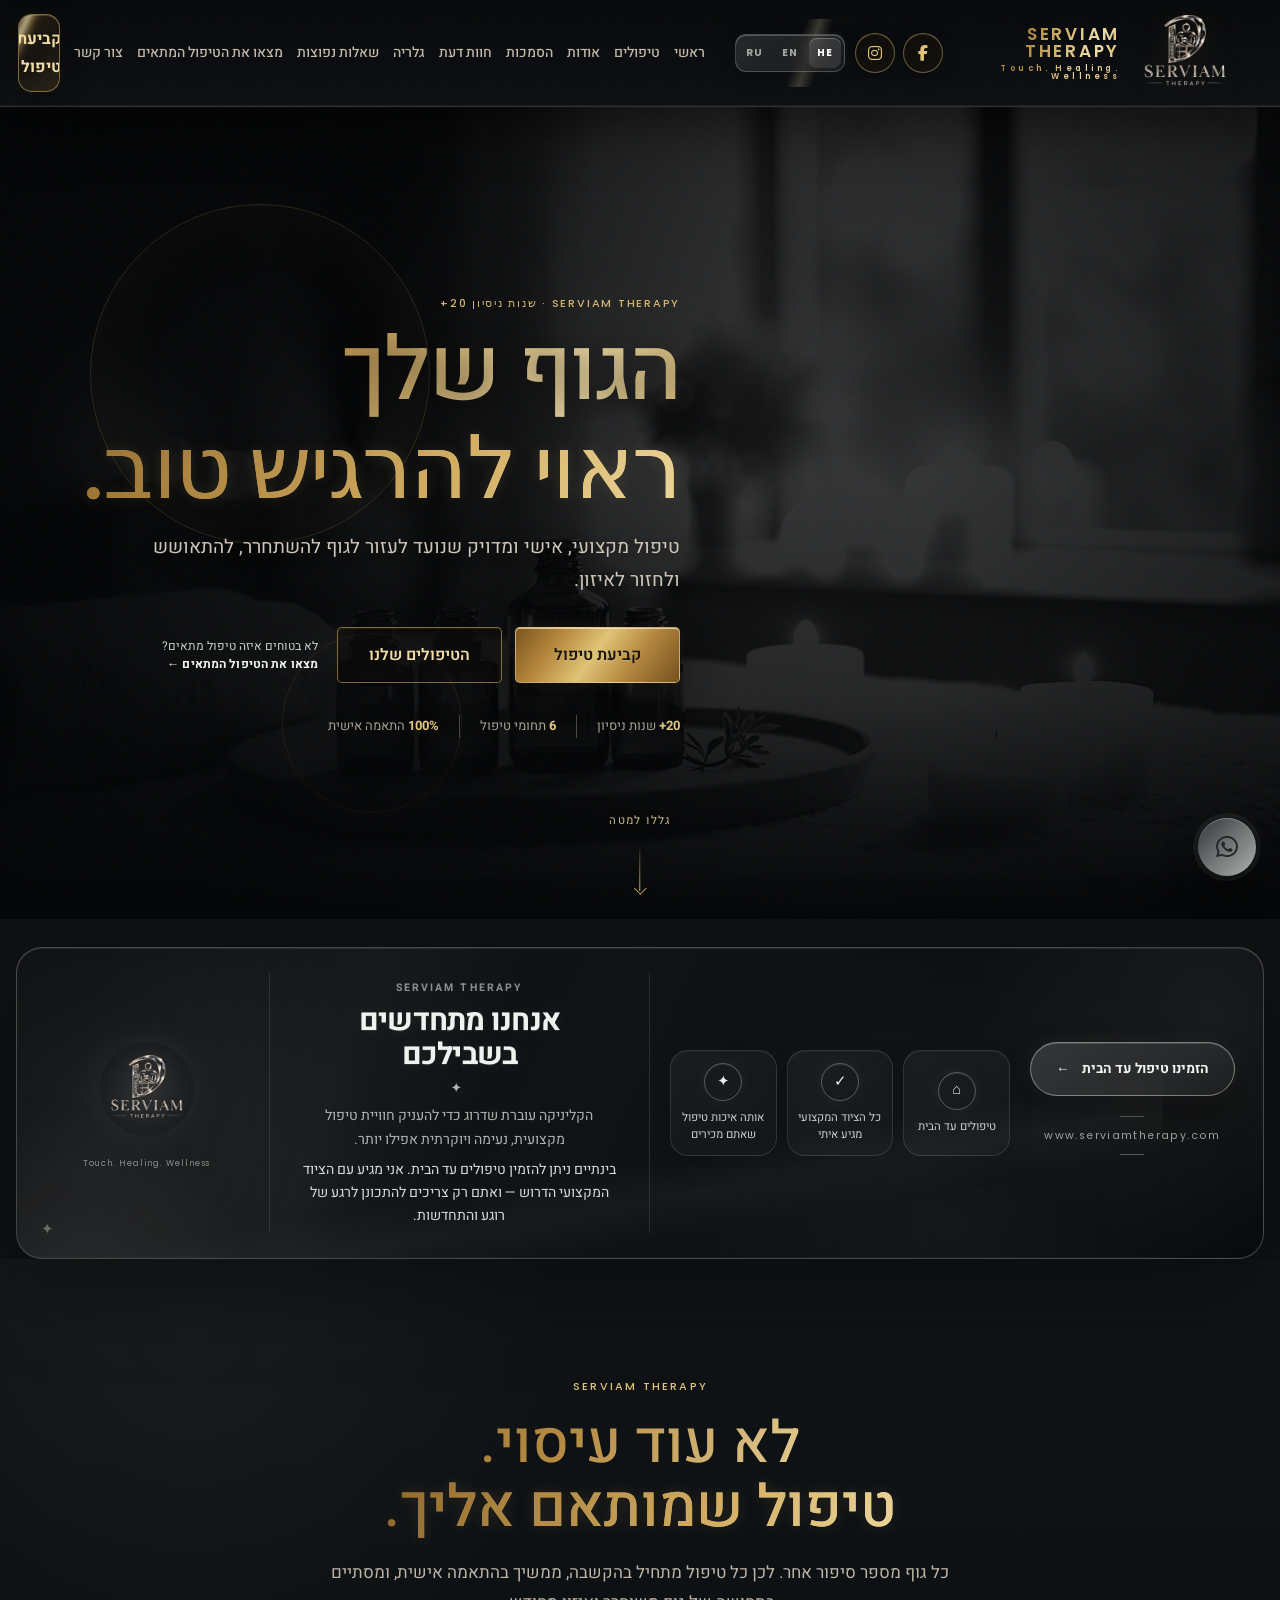
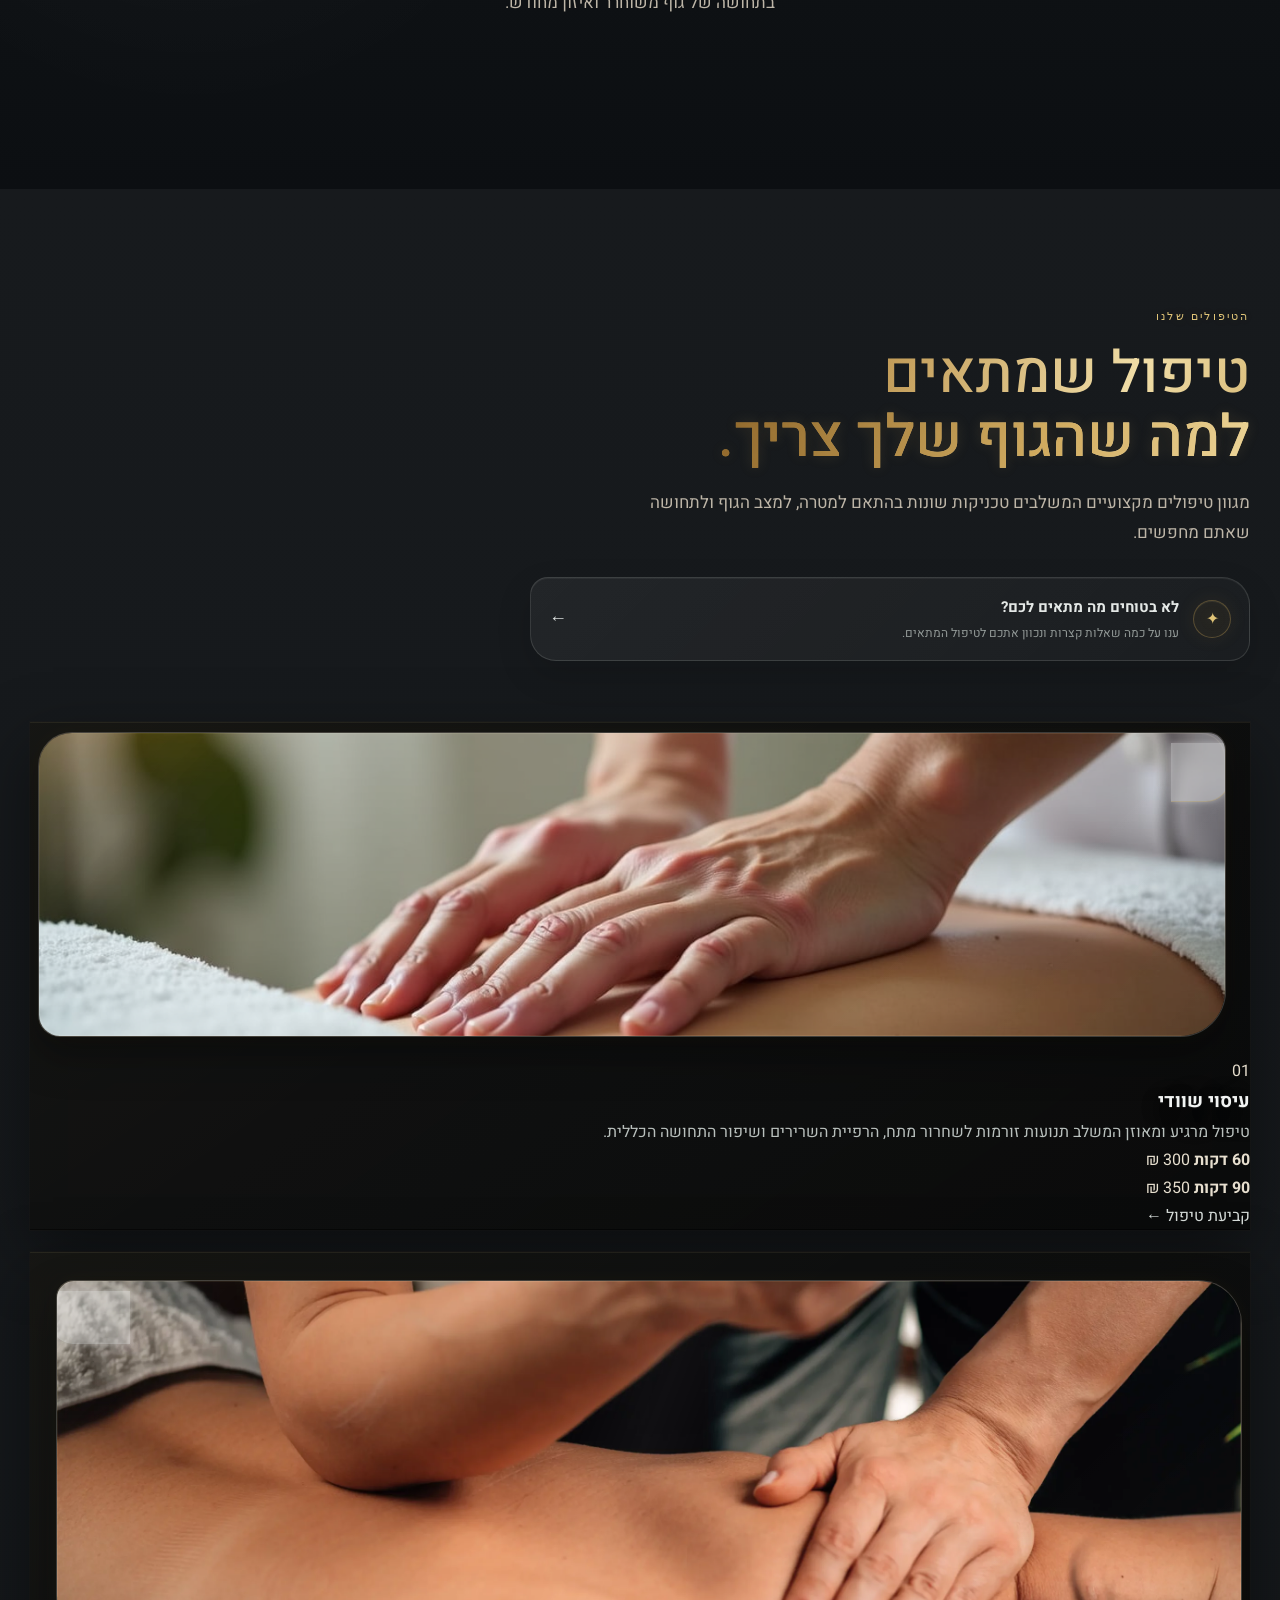
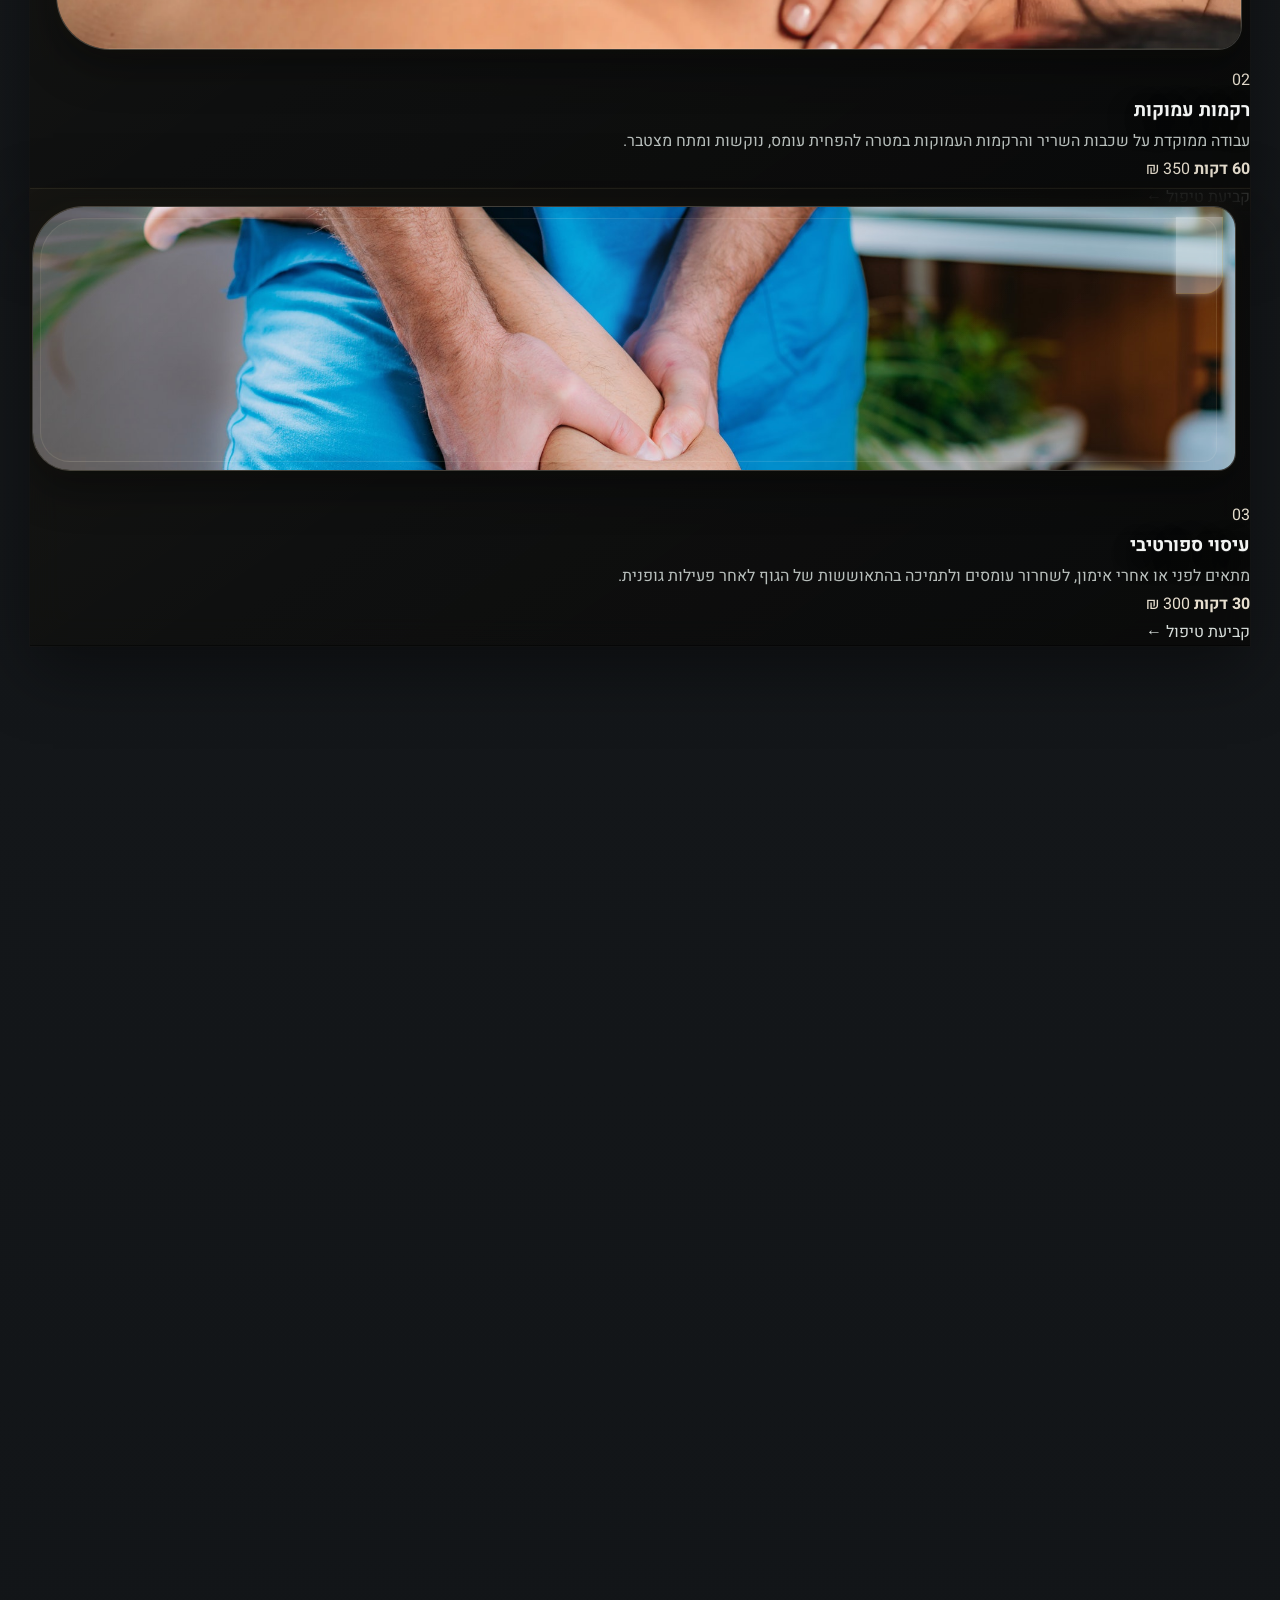
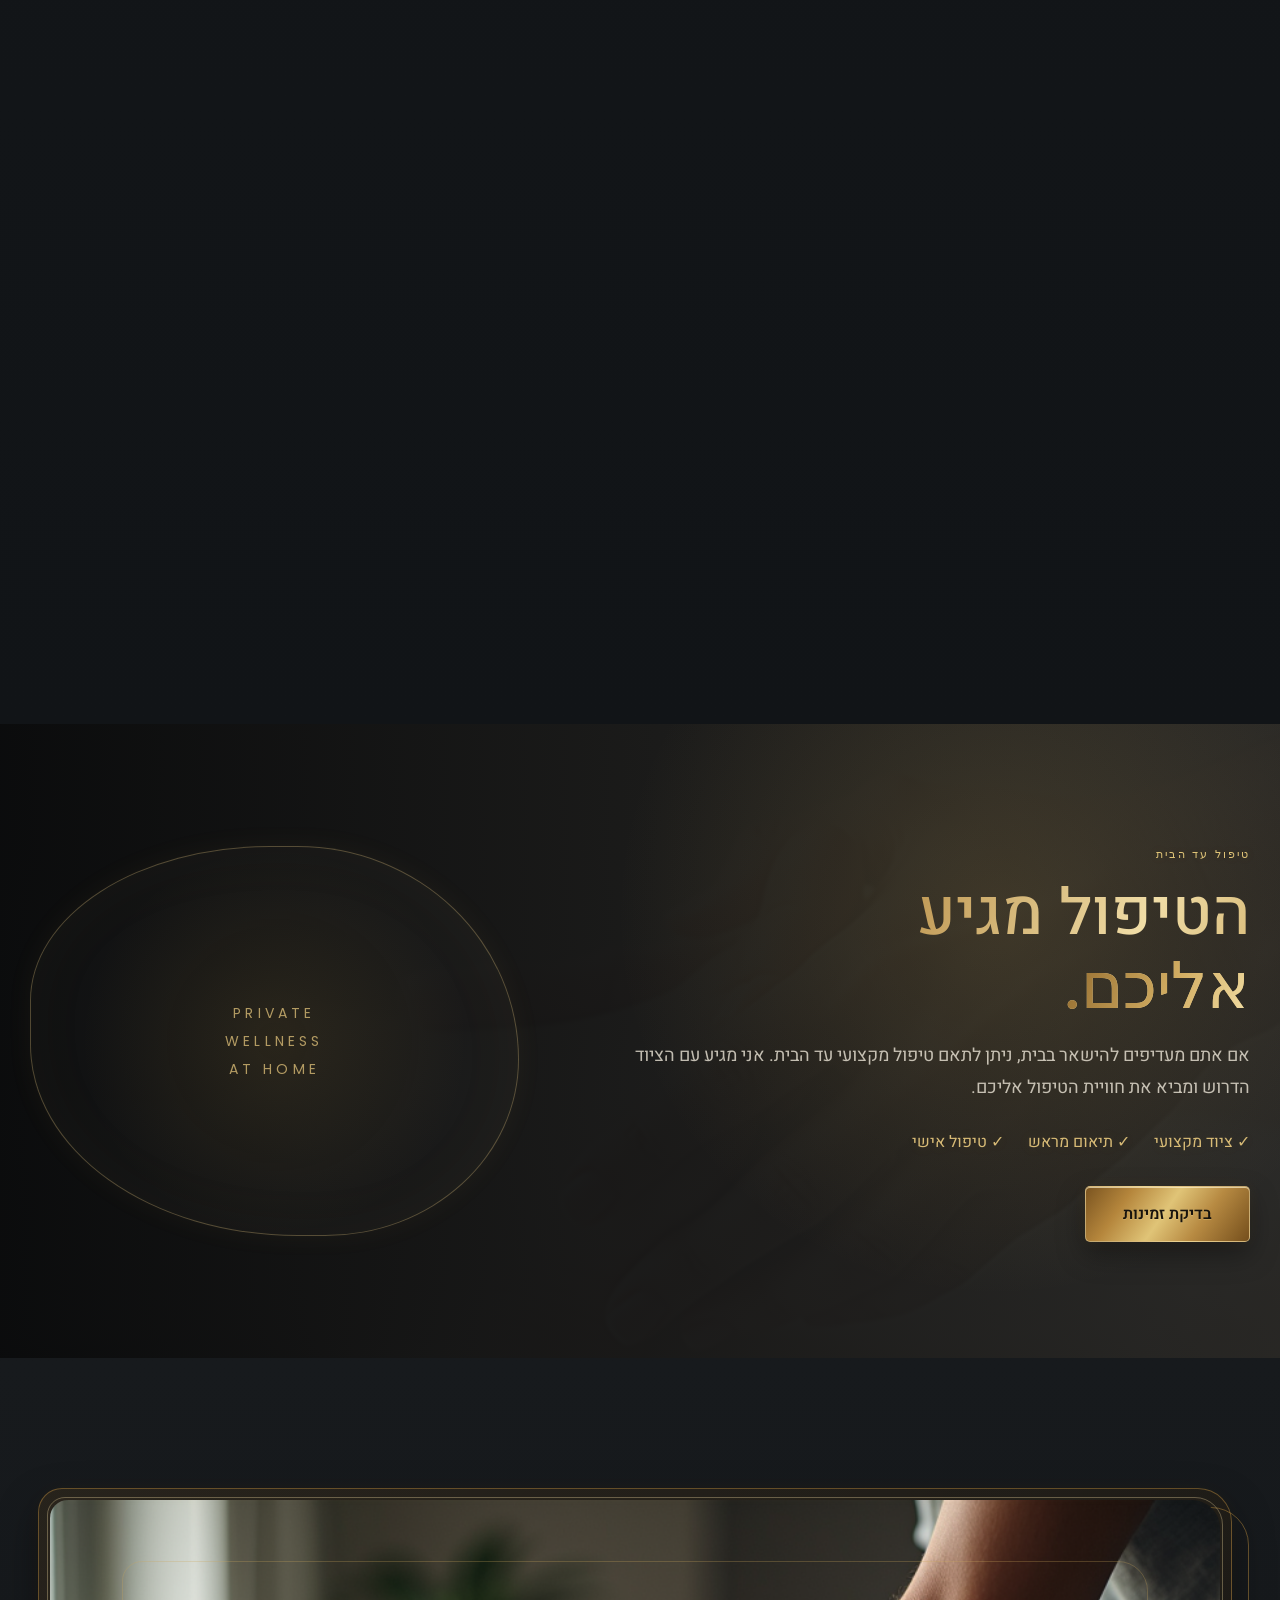
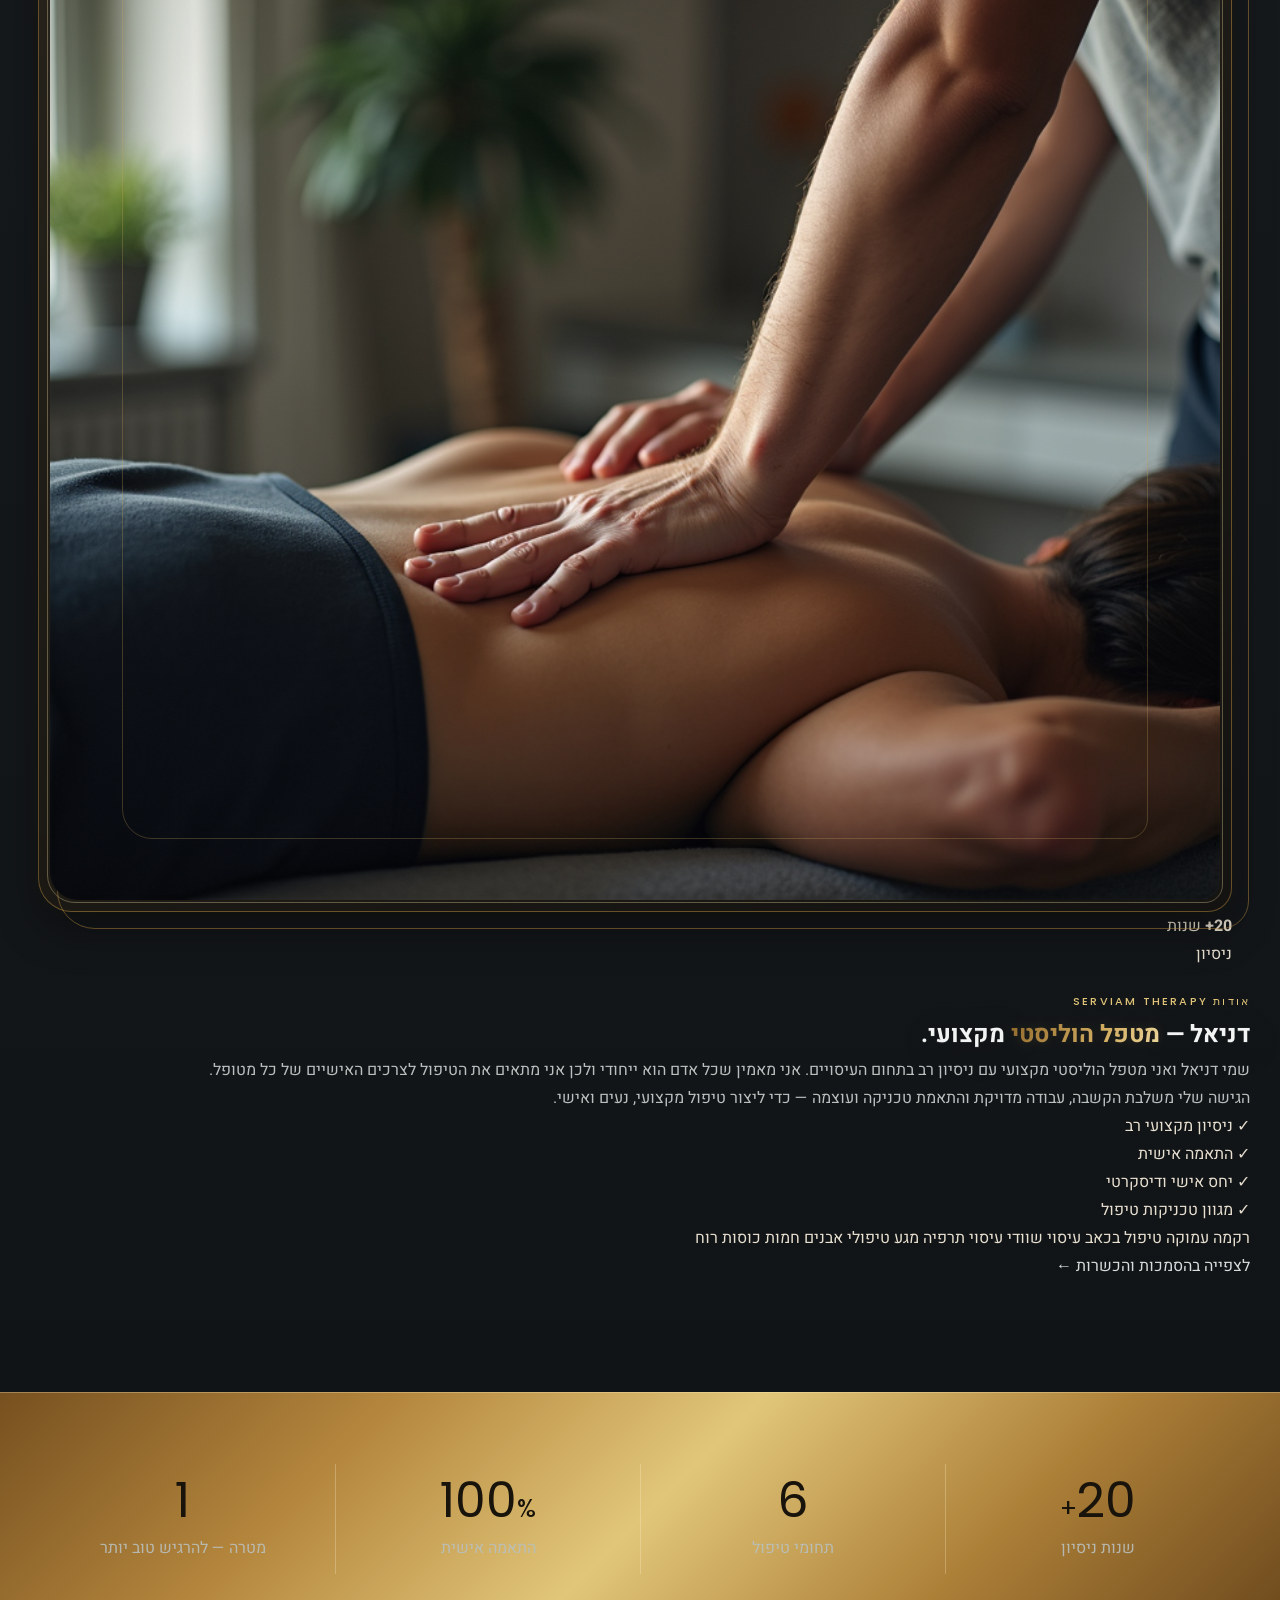
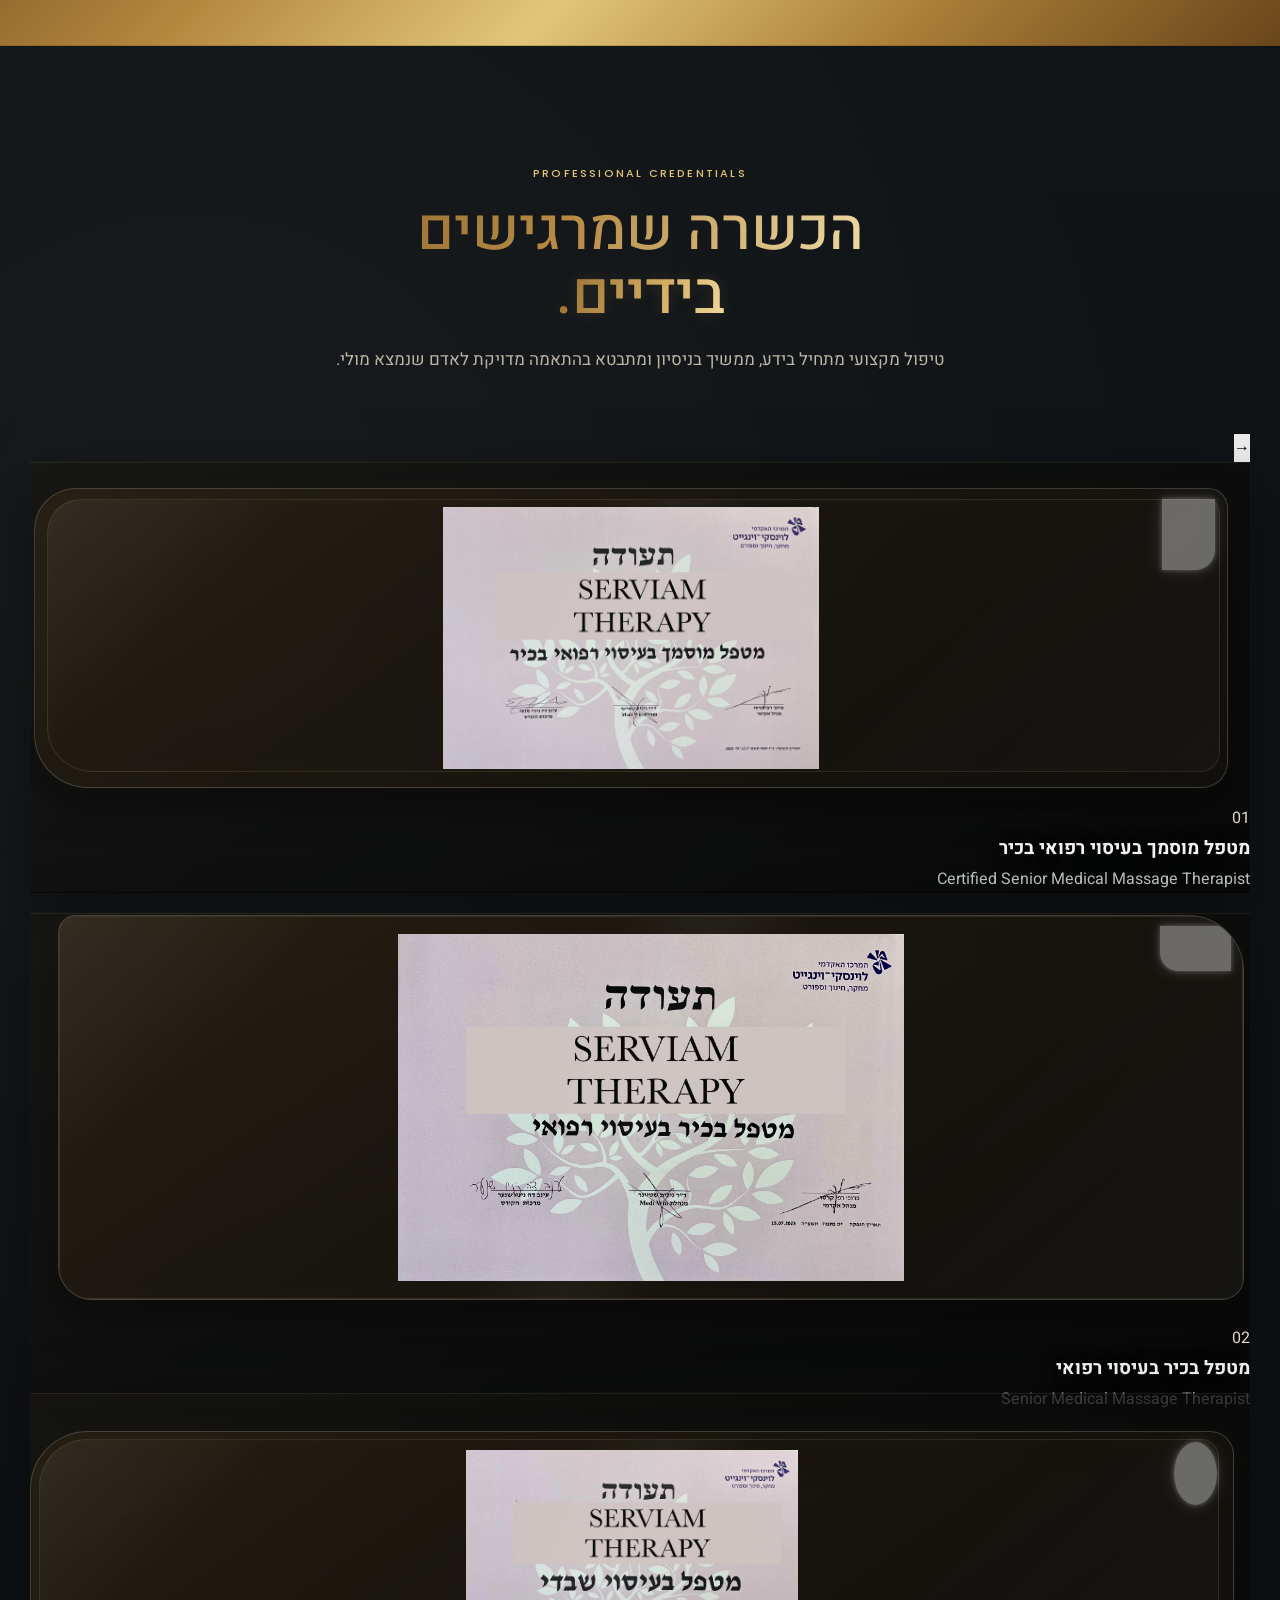
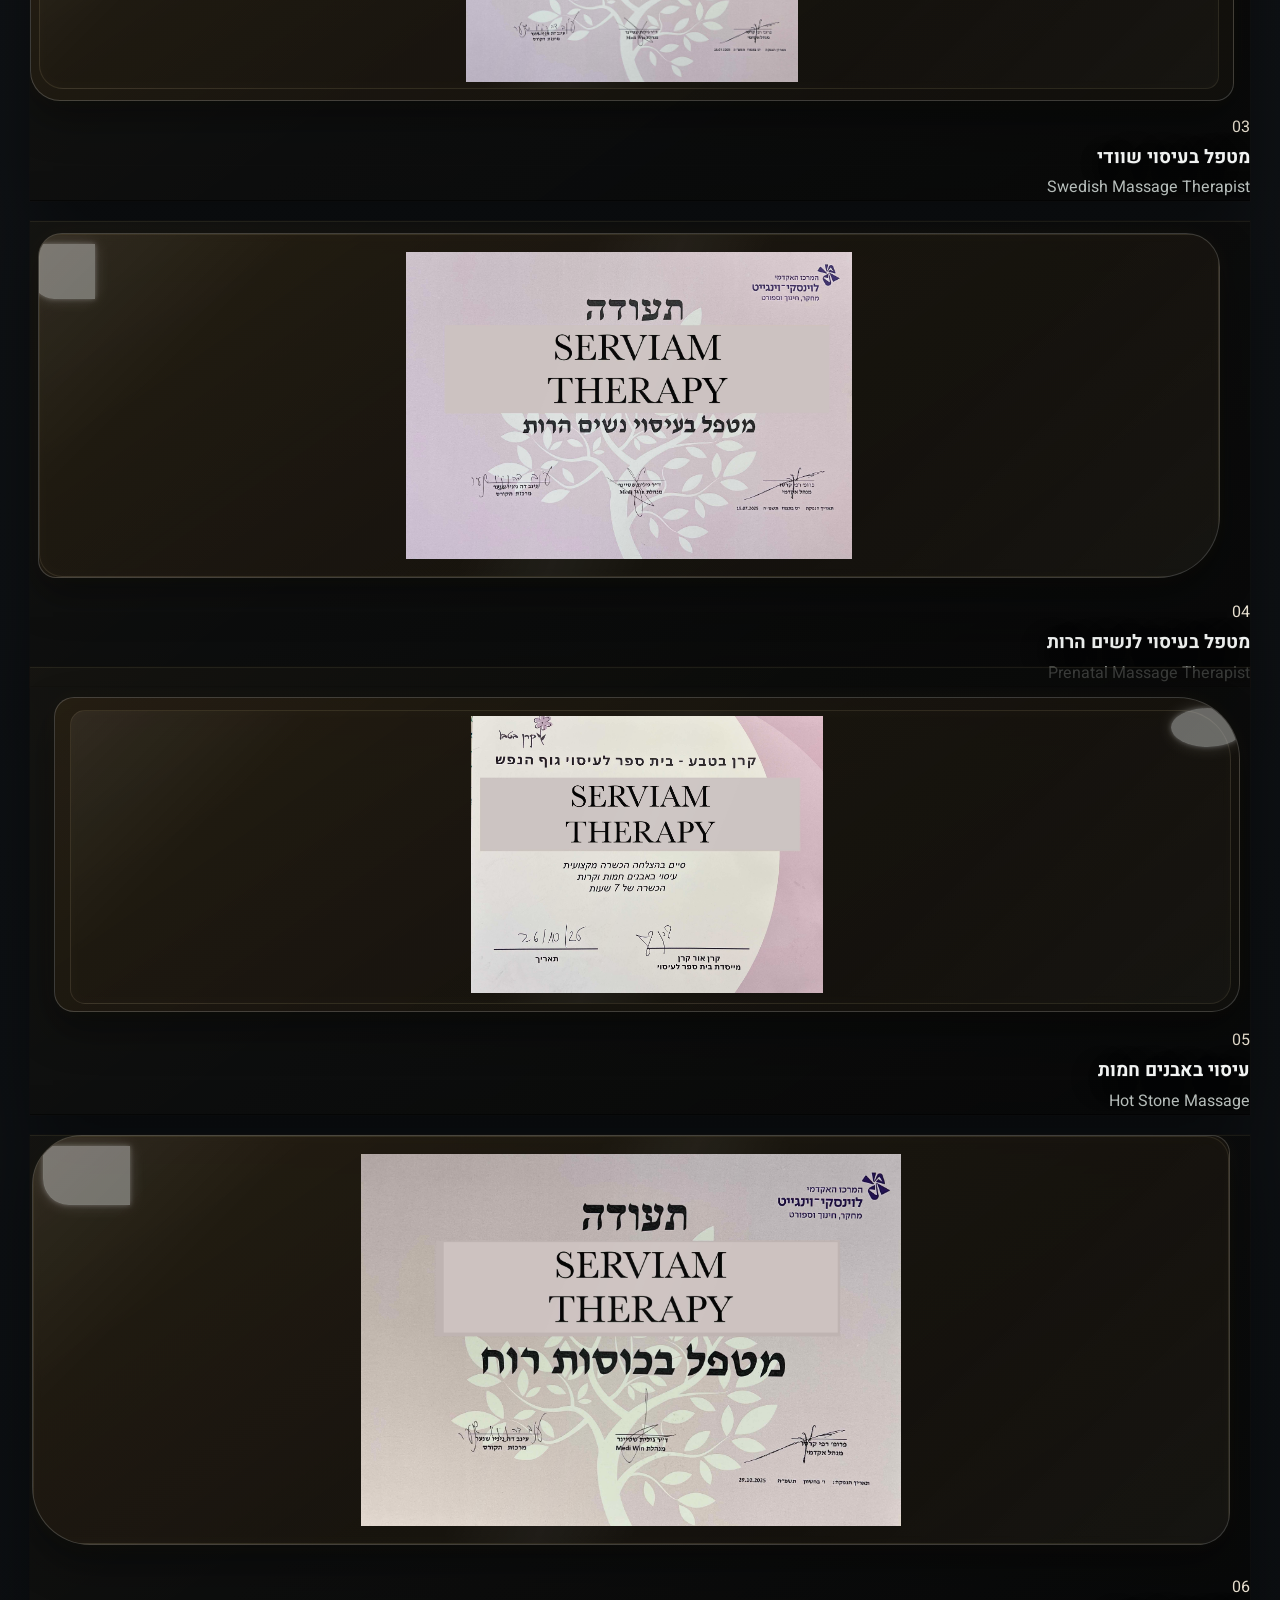
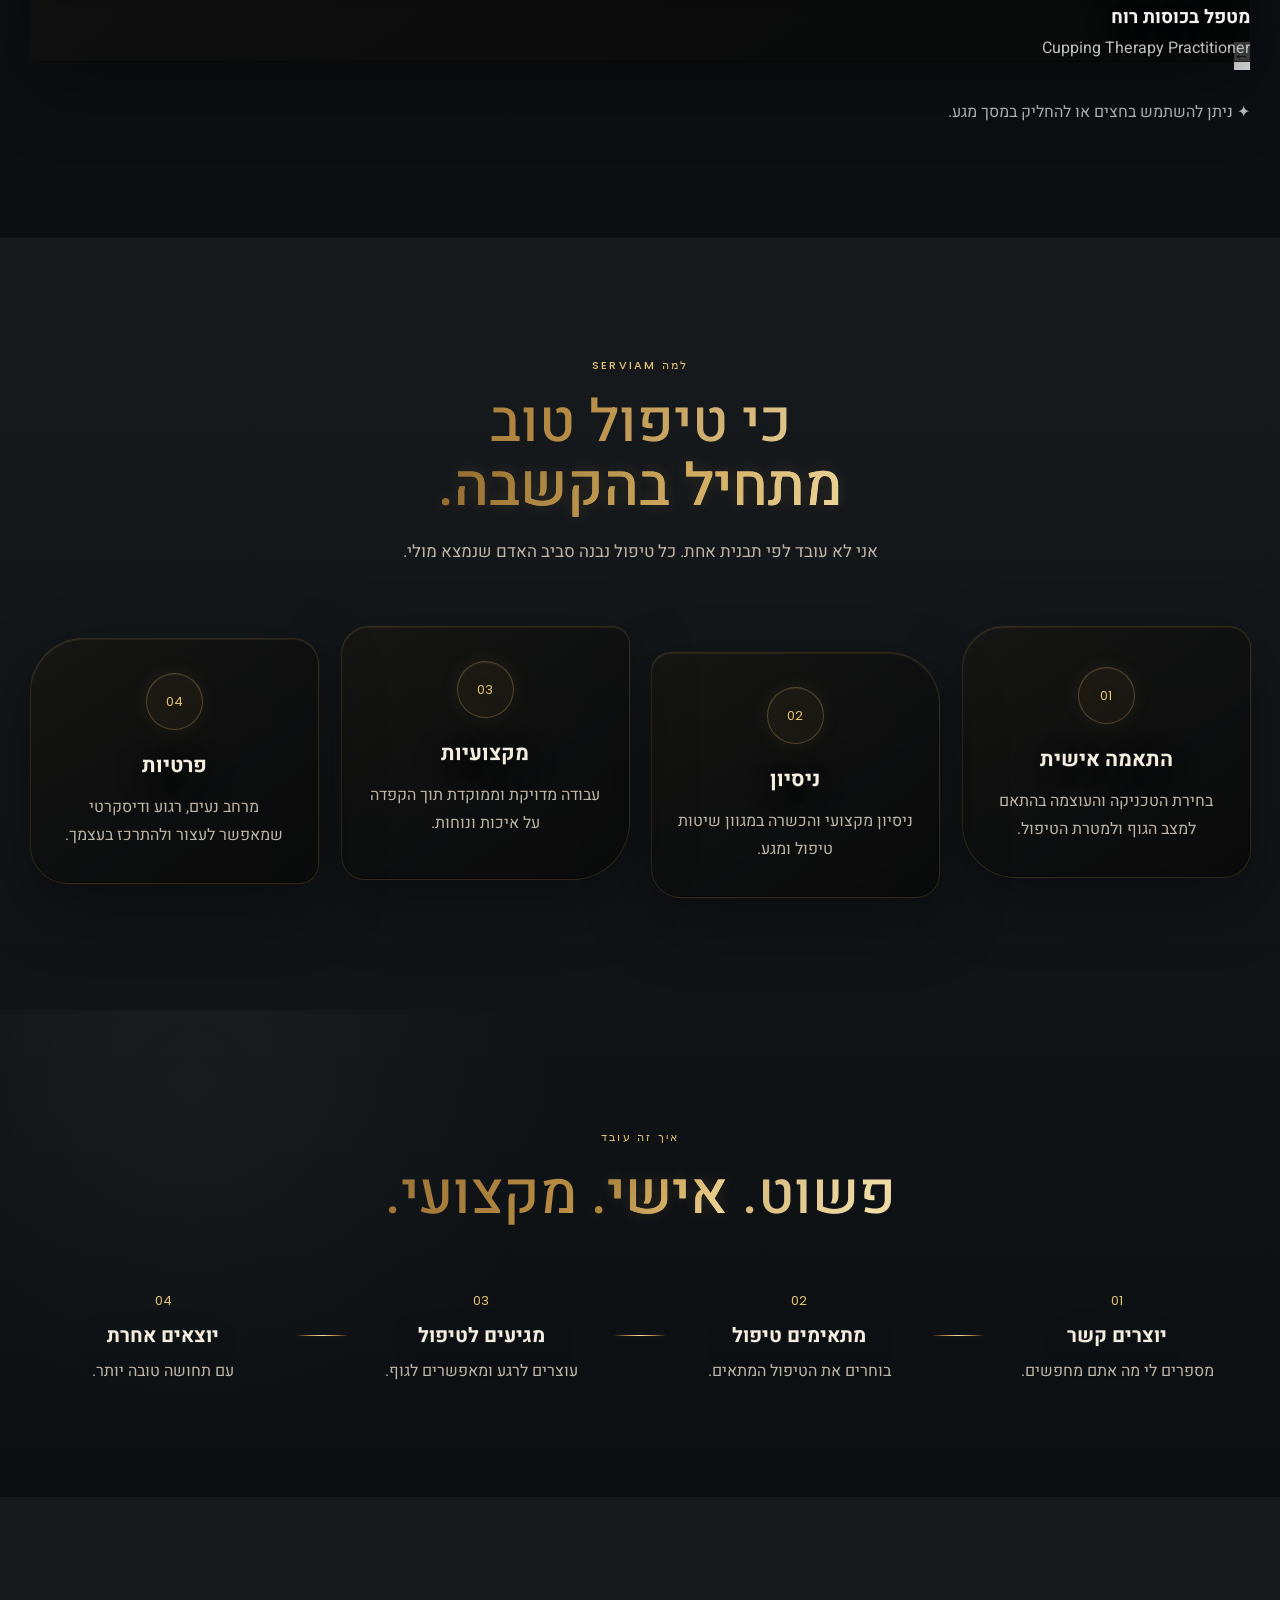
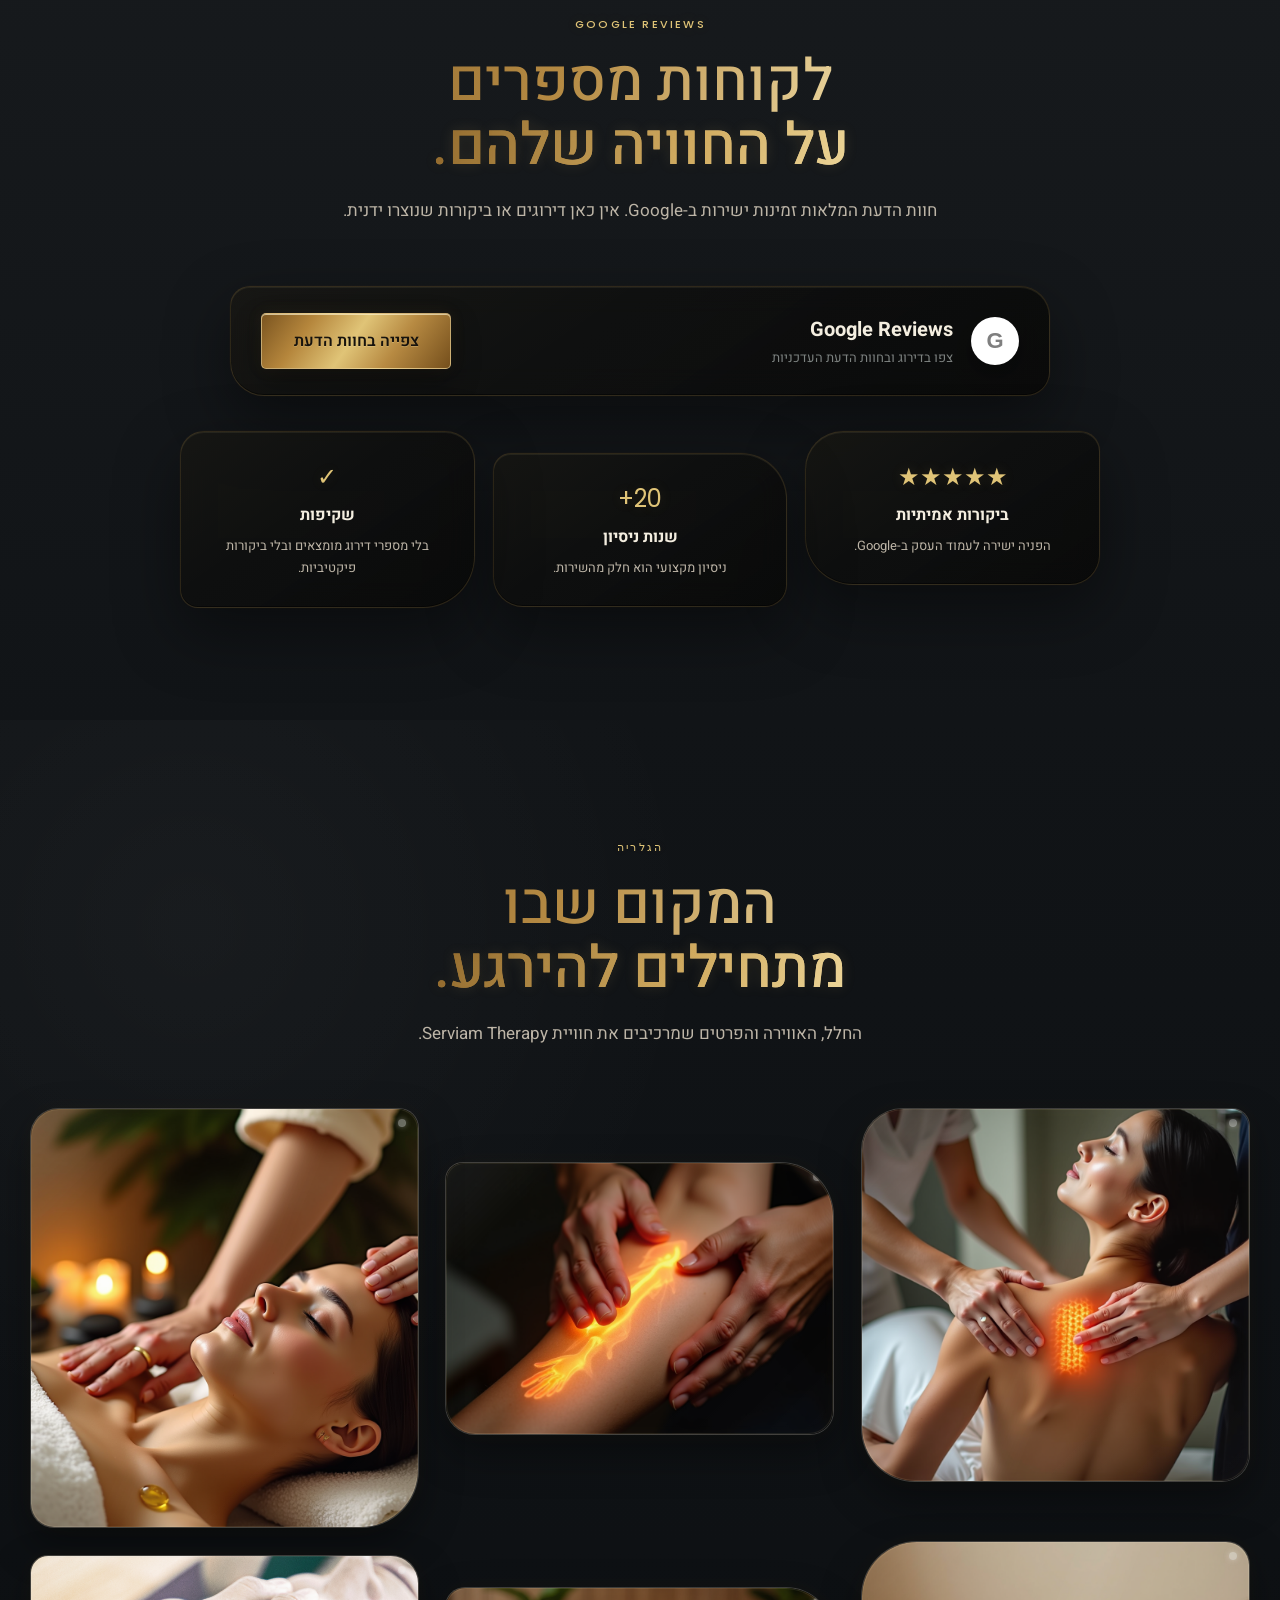
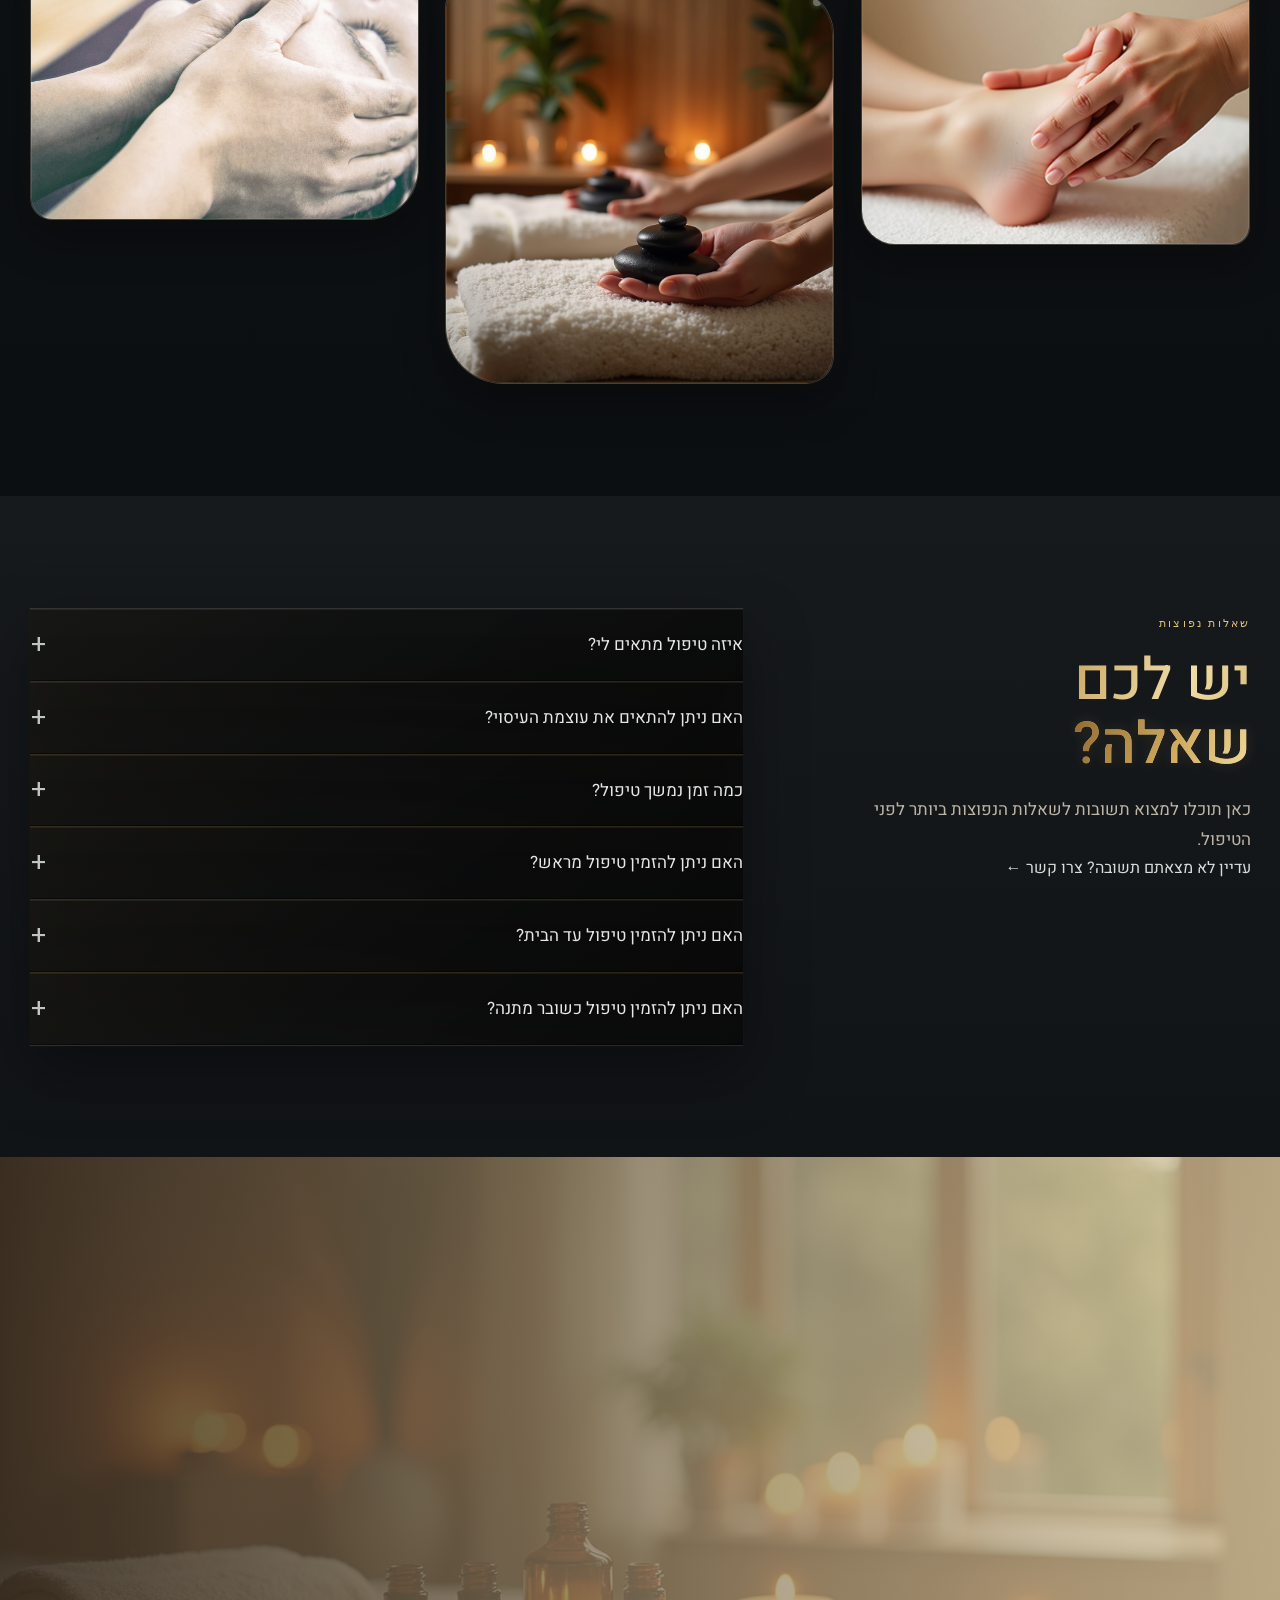
<file: index.html>
<!DOCTYPE html>
<html lang="he" dir="rtl">
<head>
<script async src="https://pagead2.googlesyndication.com/pagead/js/adsbygoogle.js?client=ca-pub-1284712874644150"
     crossorigin="anonymous"></script>
    <meta charset="UTF-8">
    <meta name="viewport" content="width=device-width, initial-scale=1.0">

    <title>Serviam Therapy | עיסוי רפואי וטיפולי בבת ים ובמרכז</title>

    <meta
        name="description"
        content="Serviam Therapy — עיסוי מקצועי וטיפולי בהתאמה אישית בבת ים ובמרכז. עיסוי שוודי, רקמות עמוקות, ספורטיבי, רפואי, אבנים חמות וכוסות רוח, עם 20+ שנות ניסיון."
    >

    <meta
        name="keywords"
        content="עיסוי בבת ים, עיסוי רפואי בבת ים, עיסוי בתל אביב, עיסוי במרכז, עיסוי שוודי, עיסוי רקמות עמוקות, עיסוי ספורטיבי, עיסוי אבנים חמות, כוסות רוח, Serviam Therapy"
    >

    <meta name="author" content="Serviam Therapy">
    <meta name="robots" content="index, follow, max-image-preview:large">
    <meta name="theme-color" content="#0b0d0f">

    <link rel="canonical" href="https://www.serviamtherapy.com/">

    <meta property="og:type" content="website">
    <meta property="og:site_name" content="Serviam Therapy">

    <meta
        property="og:title"
        content="Serviam Therapy | עיסוי מקצועי וטיפולי"
    >

    <meta
        property="og:description"
        content="טיפול מקצועי, אישי ומדויק. עיסוי שוודי, רפואי, רקמות עמוקות, ספורטיבי, אבנים חמות וכוסות רוח."
    >

    <meta
        property="og:url"
        content="https://www.serviamtherapy.com/"
    >

    <meta property="og:locale" content="he_IL">

    <meta
        property="og:image"
        content="https://www.serviamtherapy.com/images/hero/hero.jpg"
    >

    <meta
        property="og:image:alt"
        content="Serviam Therapy — חלל טיפולי"
    >

    <meta name="twitter:card" content="summary_large_image">

    <meta
        name="twitter:title"
        content="Serviam Therapy | עיסוי מקצועי וטיפולי"
    >

    <meta
        name="twitter:description"
        content="טיפולי עיסוי מקצועיים בהתאמה אישית בבת ים ובמרכז הארץ."
    >

    <meta
        name="twitter:image"
        content="https://www.serviamtherapy.com/images/hero/hero.jpg"
    >

    <link rel="preconnect" href="https://fonts.googleapis.com">

    <link
        rel="preconnect"
        href="https://fonts.gstatic.com"
        crossorigin
    >

    <link
        href="https://fonts.googleapis.com/css2?family=Heebo:wght@300;400;500;600;700;800&family=Playfair+Display:wght@500;600&family=Poppins:wght@300;400;500;600&display=swap"
        rel="stylesheet"
    >
    <link
    rel="stylesheet"
    href="https://cdnjs.cloudflare.com/ajax/libs/font-awesome/6.5.2/css/all.min.css"
>

    <link rel="preload" as="image" href="images/hero/hero.jpg">

    <link rel="alternate" hreflang="he" href="https://www.serviamtherapy.com/">
    <link rel="alternate" hreflang="en" href="https://www.serviamtherapy.com/english.html">
    <link rel="alternate" hreflang="ru" href="https://www.serviamtherapy.com/russian.html">
    <link rel="alternate" hreflang="x-default" href="https://www.serviamtherapy.com/">

    <link rel="stylesheet" href="css/style.css">
     <link rel="stylesheet" href="css/serviam-celebration-banner.css">

    <script
        async
        src="https://www.googletagmanager.com/gtag/js?id=G-EXEKPRZ7NK"
    ></script>

    <script>

        window.dataLayer = window.dataLayer || [];

        function gtag() {
            dataLayer.push(arguments);
        }

        gtag("js", new Date());

        gtag(
            "config",
            "G-EXEKPRZ7NK",
            {
                anonymize_ip: true
            }
        );

    </script>

    <script type="application/ld+json">

    {
        "@context": "https://schema.org",

        "@type": "HealthAndBeautyBusiness",

        "name": "Serviam Therapy",

        "url": "https://www.serviamtherapy.com/",

        "logo": "https://www.serviamtherapy.com/images/logo/logo.png",

        "image": "https://www.serviamtherapy.com/images/hero/hero.jpg",

        "telephone": "+972543629852",

        "email": "serviamtherapy@gmail.com",

        "priceRange": "₪₪",

        "address": {
            "@type": "PostalAddress",
            "streetAddress": "Ha-Nevi'im 27",
            "addressLocality": "Bat Yam",
            "addressCountry": "IL"
        },

        "areaServed": [
            "Bat Yam",
            "Tel Aviv-Yafo",
            "Holon",
            "Rishon LeZion",
            "Herzliya",
            "Central Israel"
        ],

        "sameAs": [
            "https://www.facebook.com/serviamtherapypage",
            "https://www.instagram.com/serviamtherapy"
        ],

        "openingHoursSpecification": [
            {
                "@type": "OpeningHoursSpecification",
                "dayOfWeek": [
                    "Sunday",
                    "Monday",
                    "Tuesday",
                    "Wednesday",
                    "Thursday",
                    "Friday"
                ],
                "opens": "10:00",
                "closes": "20:00"
            }
        ],

        "hasOfferCatalog": {

            "@type": "OfferCatalog",

            "name": "טיפולי Serviam Therapy",

            "itemListElement": [

                {
                    "@type": "Offer",
                    "itemOffered": {
                        "@type": "Service",
                        "name": "עיסוי שוודי"
                    }
                },

                {
                    "@type": "Offer",
                    "itemOffered": {
                        "@type": "Service",
                        "name": "עיסוי רקמות עמוקות"
                    }
                },

                {
                    "@type": "Offer",
                    "itemOffered": {
                        "@type": "Service",
                        "name": "עיסוי ספורטיבי"
                    }
                },

                {
                    "@type": "Offer",
                    "itemOffered": {
                        "@type": "Service",
                        "name": "עיסוי רפואי"
                    }
                },

                {
                    "@type": "Offer",
                    "itemOffered": {
                        "@type": "Service",
                        "name": "עיסוי באבנים חמות"
                    }
                },

                {
                    "@type": "Offer",
                    "itemOffered": {
                        "@type": "Service",
                        "name": "כוסות רוח"
                    }
                }

            ]

        }

    }

    </script>

    <script type="application/ld+json">

    {
        "@context": "https://schema.org",

        "@type": "FAQPage",

        "mainEntity": [

            {
                "@type": "Question",
                "name": "איזה טיפול מתאים לי?",
                "acceptedAnswer": {
                    "@type": "Answer",
                    "text": "אם אינכם בטוחים, ניתן ליצור קשר ולספר מה אתם מרגישים ומה מטרת הטיפול. נוכל לכוון אתכם לאפשרות המתאימה."
                }
            },

            {
                "@type": "Question",
                "name": "האם ניתן להתאים את עוצמת העיסוי?",
                "acceptedAnswer": {
                    "@type": "Answer",
                    "text": "כן. עוצמת הטיפול מותאמת אישית בהתאם להעדפה, למצב הגוף ולמטרת הטיפול."
                }
            },

            {
                "@type": "Question",
                "name": "כמה זמן נמשך טיפול?",
                "acceptedAnswer": {
                    "@type": "Answer",
                    "text": "משך הטיפול משתנה לפי סוג הטיפול. משך ומחיר מפורטים באזור הטיפולים באתר."
                }
            },

            {
                "@type": "Question",
                "name": "האם ניתן להזמין טיפול מראש?",
                "acceptedAnswer": {
                    "@type": "Answer",
                    "text": "כן. ניתן ליצור קשר בטלפון או ב-WhatsApp כדי לתאם טיפול מראש."
                }
            },

            {
                "@type": "Question",
                "name": "האם ניתן להזמין טיפול עד הבית?",
                "acceptedAnswer": {
                    "@type": "Answer",
                    "text": "כן. טיפולי עיסוי עד הבית זמינים בתיאום מראש ובכפוף לזמינות ולאזור השירות."
                }
            },

            {
                "@type": "Question",
                "name": "האם ניתן להזמין טיפול כשובר מתנה?",
                "acceptedAnswer": {
                    "@type": "Answer",
                    "text": "כן. ניתן לתאם טיפול גם כשובר מתנה."
                }
            }

        ]

    }

    </script>

</head>

<body>

<div
    class="site-noise"
    aria-hidden="true"
></div>

<div
    class="page-loader"
    id="page-loader"
    aria-hidden="true"
>

    <div class="loader-inner">

        <div class="loader-logo">
<img
        src="images/logo/logo.png"
        alt="Serviam Therapy"
    >
        </div>

        <div class="loader-line"></div>

        <div class="loader-subtitle">
           Touch. Healing. Wellness
        </div>

    </div>

</div>

<div
    class="popup-window popup-hidden"
    id="welcome-popup"
    role="dialog"
    aria-modal="true"
    aria-labelledby="popup-title"
>

    <div
        class="popup-left"
        aria-hidden="true"
    >

        <div class="popup-left-overlay"></div>

        <div class="popup-left-content">

            <span>
                SERVIAM THERAPY
            </span>

            <strong>
                רגע של שקט.<br>
                טיפול שמרגישים.
            </strong>

        </div>

    </div>

    <div class="popup-right">

        <button
            id="popup-close"
            class="popup-close"
            type="button"
            aria-label="סגירת חלון"
        >
            ×
        </button>

        <div class="popup-content">

            <img
                src="images/logo/logo.png"
                class="popup-logo"
                alt="Serviam Therapy"
                width="182"
                height="182"
            >

            <span class="popup-label">
                SERVIAM THERAPY
            </span>

            <h2 id="popup-title">
                אנחנו מתחדשים בשבילכם
            </h2>

            <p>
                הקליניקה עוברת שדרוג כדי להעניק
                חוויית טיפול מקצועית, נעימה
                ויוקרתית אפילו יותר.
            </p>

            <p>
                בינתיים ניתן להזמין טיפולים עד הבית.
                אני מגיע עם הציוד המקצועי הדרוש —
                ואתם רק צריכים להתכונן לרגע
                של רוגע והתחדשות.
            </p>

            <div class="popup-features">

                <div class="popup-feature">

                    <span class="popup-feature-icon">
                        ⌂
                    </span>

                    <span>
                        טיפולים עד הבית
                    </span>

                </div>

                <div class="popup-feature">

                    <span class="popup-feature-icon">
                        ✓
                    </span>

                    <span>
                        כל הציוד המקצועי מגיע איתי
                    </span>

                </div>

                <div class="popup-feature">

                    <span class="popup-feature-icon">
                        ✦
                    </span>

                    <span>
                        אותה איכות טיפול שאתם מכירים
                    </span>

                </div>

            </div>

            <a
                href="#home"
                id="popup-enter"
                class="popup-button"
                data-track="popup_enter"
            >
                המשך לאתר Serviam Therapy

                <span>
                    ←
                </span>

            </a>

        </div>

    </div>

</div>

<header class="site-header">

    <nav
        class="navbar"
        id="navbar"
        aria-label="ניווט ראשי"
    >

        <a
            href="#home"
            class="brand"
            aria-label="Serviam Therapy - ראשי"
        >

            <img
                src="images/logo/logo.png"
                alt="Serviam Therapy"
                class="brand-logo"
                width="130"
                height="130"
            >

            <span class="brand-text">

                SERVIAM THERAPY

                <small>
                    Touch. Healing. Wellness
                </small>

            </span>

        </a>

        <div
            class="header-socials"
            aria-label="רשתות חברתיות"
        >

            <a
                href="https://www.facebook.com/serviamtherapypage"
                target="_blank"
                rel="noopener noreferrer"
                class="header-social-link"
                aria-label="Serviam Therapy בפייסבוק"
                data-track="facebook_click"
            >
<i class="fa-brands fa-facebook-f"></i>
            </a>

            <a
    href="https://www.instagram.com/serviamtherapy"
    target="_blank"
    rel="noopener noreferrer"
    class="social-link"
    aria-label="Instagram"
>
    <i class="fa-brands fa-instagram"></i>
</a>
        </div>

            <div class="language-switcher" aria-label="בחירת שפה">
                <a href="index.html" class="language-link active">HE</a>
                <a href="english.html" class="language-link">EN</a>
                <a href="russian.html" class="language-link">RU</a>
            </div>

        <button
            class="mobile-menu-toggle"
            id="mobile-menu-toggle"
            type="button"
            aria-label="פתיחת תפריט"
            aria-expanded="false"
            aria-controls="main-navigation"
        >

            <span></span>
            <span></span>
            <span></span>

        </button>

        <div
            class="nav-menu"
            id="main-navigation"
        >

            <a href="#home" class="nav-link">
                ראשי
            </a>

            <a href="#services" class="nav-link">
                טיפולים
            </a>

            <a href="#about" class="nav-link">
                אודות
            </a>

            <a href="#credentials" class="nav-link">
                הסמכות
            </a>

            <a href="#reviews" class="nav-link">
                חוות דעת
            </a>

            <a href="#gallery" class="nav-link">
                גלריה
            </a>

            <a href="#faq" class="nav-link">
                שאלות נפוצות
            </a>

            <a href="questionnaire.html" class="nav-link">
                מצאו את הטיפול המתאים
            </a>

            <a href="#contact" class="nav-link">
                צור קשר
            </a>


            <a
                href="#booking"
                class="nav-book-button"
                data-track="booking_click"
            >
    <span>קביעת טיפול</span>
            </a>

            <div class="mobile-socials">

                <a
                    href="https://www.facebook.com/serviamtherapypage"
                    target="_blank"
                    rel="noopener noreferrer"
                    class="mobile-social-link"
                    aria-label="Facebook"
                >
                    f
                </a>

                <a
                    href="https://www.instagram.com/serviamtherapy"
                    target="_blank"
                    rel="noopener noreferrer"
                    class="mobile-social-link"
                    aria-label="Instagram"
                >
                    ◎
                </a>

            </div>

        </div>

    </nav>

</header>

<main>

<section
    id="home"
    class="hero-section"
>

    <div class="hero-background">

        <video
            class="hero-video"
            autoplay
            muted
            loop
            playsinline
            preload="metadata"
            poster="images/hero/hero.jpg"
            aria-hidden="true"
        >

            <source
                src="videos/hero.mp4"
                type="video/mp4"
            >

        </video>

    </div>

    <div
        class="hero-overlay"
        aria-hidden="true"
    ></div>

    <div
        class="hero-orb hero-orb-one"
        aria-hidden="true"
    ></div>

    <div
        class="hero-orb hero-orb-two"
        aria-hidden="true"
    ></div>

    <div class="container hero-container">

        <div class="hero-content reveal">

            <span class="hero-eyebrow">
                SERVIAM THERAPY · שנות ניסיון 20+
            </span>

            <h1>

                הגוף שלך

                <br>

                <span>
                    ראוי להרגיש טוב.
                </span>

            </h1>

            <p class="hero-description">
                טיפול מקצועי, אישי ומדויק
                שנועד לעזור לגוף להשתחרר,
                להתאושש ולחזור לאיזון.
            </p>

            <div class="hero-actions">

                <a
                    href="#booking"
                    class="button button-primary"
                    data-track="hero_booking"
                >
                    קביעת טיפול
                </a>

                <a
                    href="#services"
                    class="button button-outline-light"
                >
                    הטיפולים שלנו
                </a>

                <a
                    href="questionnaire.html"
                    class="hero-fit-link"
                    data-track="hero_questionnaire"
                    aria-label="מציאת הטיפול המתאים"
                >
                    לא בטוחים איזה טיפול מתאים?
                    <span>מצאו את הטיפול המתאים ←</span>
                </a>

            </div>

            <div
                class="hero-trust-row"
                aria-label="נקודות אמון"
            >

                <span>
                    <b>20+</b>
                    שנות ניסיון
                </span>

                <span>
                    <b>6</b>
                    תחומי טיפול
                </span>

                <span>
                    <b>100%</b>
                    התאמה אישית
                </span>

            </div>

        </div>

    </div>

    <div
        class="scroll-indicator"
        aria-hidden="true"
    >

        <span>
            גללו למטה
        </span>

        <div class="scroll-line"></div>

    </div>

</section>

<!-- SERVIAM THERAPY — CLINIC RENEWAL BANNER -->
<section class="announcement-banner" aria-labelledby="announcement-title">
    <div class="announcement-banner-glow" aria-hidden="true"></div>

    <div class="announcement-banner-inner">

        <div class="announcement-brand">
            <div class="announcement-logo-wrap">
                <img
                    src="images/logo/logo.png"
                    alt="Serviam Therapy"
                    class="announcement-logo"
                    width="250"
                    height="250"
                    loading="lazy"
                >
            </div>

            <div class="announcement-brand-copy">
                <small>Touch. Healing. Wellness</small>
            </div>
        </div>

        <div class="announcement-content">
            <span class="announcement-label">SERVIAM THERAPY</span>
            <h2 id="announcement-title">אנחנו מתחדשים בשבילכם</h2>

            <p>
                הקליניקה עוברת שדרוג כדי להעניק
                חוויית טיפול מקצועית, נעימה ויוקרתית אפילו יותר.
            </p>

            <p class="announcement-home-text">
                בינתיים ניתן להזמין טיפולים עד הבית.
                אני מגיע עם הציוד המקצועי הדרוש —
                ואתם רק צריכים להתכונן לרגע של רוגע והתחדשות.
            </p>
        </div>

        <div class="announcement-features" aria-label="יתרונות הטיפול עד הבית">
            <div class="announcement-feature">
                <span class="announcement-feature-icon">⌂</span>
                <span>טיפולים עד הבית</span>
            </div>

            <div class="announcement-feature">
                <span class="announcement-feature-icon">✓</span>
                <span>כל הציוד המקצועי מגיע איתי</span>
            </div>

            <div class="announcement-feature">
                <span class="announcement-feature-icon">✦</span>
                <span>אותה איכות טיפול שאתם מכירים</span>
            </div>
        </div>

        <div class="announcement-action">
            <a
                href="#booking"
                class="announcement-button"
                data-track="announcement_booking"
                aria-label="הזמנת טיפול עד הבית"
            >
                הזמינו טיפול עד הבית
                <span aria-hidden="true">←</span>
            </a>

            <a
                href="https://www.serviamtherapy.com/"
                class="announcement-url"
                target="_blank"
                rel="noopener noreferrer"
                aria-label="Serviam Therapy - האתר"
            >
                www.serviamtherapy.com
            </a>
        </div>

    </div>
</section>

<section class="intro-section section-soft">

    <div class="container narrow">

        <div class="section-heading centered reveal">

            <span class="section-label">
                SERVIAM THERAPY
            </span>

            <h2>
                לא עוד עיסוי.

                <br>

                <span>
                    טיפול שמותאם אליך.
                </span>
            </h2>

            <p>
                כל גוף מספר סיפור אחר.
                לכן כל טיפול מתחיל בהקשבה,
                ממשיך בהתאמה אישית,
                ומסתיים בתחושה של גוף
                משוחרר ואיזון מחודש.
            </p>

        </div>

    </div>

</section>

<section
    id="services"
    class="services-section section-light"
>

    <div class="container">

        <div class="section-heading reveal">

            <span class="section-label">
                הטיפולים שלנו
            </span>

            <h2>
                טיפול שמתאים

                <br>

                <span>
                    למה שהגוף שלך צריך.
                </span>
            </h2>

            <p>
                מגוון טיפולים מקצועיים
                המשלבים טכניקות שונות
                בהתאם למטרה, למצב הגוף
                ולתחושה שאתם מחפשים.
            </p>

            <a
                href="questionnaire.html"
                class="service-fit-cta"
                data-track="services_questionnaire"
            >
                <span class="service-fit-icon">✦</span>
                <span>
                    <strong>לא בטוחים מה מתאים לכם?</strong>
                    <small>ענו על כמה שאלות קצרות ונכוון אתכם לטיפול המתאים.</small>
                </span>
                <span class="service-fit-arrow">←</span>
            </a>

        </div>

        <div class="services-grid">

            <article class="service-card reveal">

                <div class="service-image">

                    <img
                        src="images/services/swedish.jpg"
                        alt="עיסוי שוודי מקצועי"
                        loading="lazy"
                        width="900"
                        height="650"
                    >

                </div>

                <div class="service-content">

                    <span class="service-number">
                        01
                    </span>

                    <h3>
                        עיסוי שוודי
                    </h3>

                    <p>
                        טיפול מרגיע ומאוזן
                        המשלב תנועות זורמות
                        לשחרור מתח, הרפיית השרירים
                        ושיפור התחושה הכללית.
                    </p>

                    <div class="service-pricing">

                        <div>
                            <strong>
                                60 דקות
                            </strong>

                            <span>
                                300 ₪
                            </span>
                        </div>

                        <div>
                            <strong>
                                90 דקות
                            </strong>

                            <span>
                                350 ₪
                            </span>
                        </div>

                    </div>

                    <a
                        href="#booking"
                        class="text-link"
                        data-track="service_swedish"
                    >
                        קביעת טיפול

                        <span>
                            ←
                        </span>

                    </a>

                </div>

            </article>

            <article class="service-card reveal">

                <div class="service-image">

                    <img
                        src="images/services/deep-tissue.jpg"
                        alt="עיסוי רקמות עמוקות"
                        loading="lazy"
                        width="900"
                        height="650"
                    >

                </div>

                <div class="service-content">

                    <span class="service-number">
                        02
                    </span>

                    <h3>
                        רקמות עמוקות
                    </h3>

                    <p>
                        עבודה ממוקדת על שכבות
                        השריר והרקמות העמוקות
                        במטרה להפחית עומס,
                        נוקשות ומתח מצטבר.
                    </p>

                    <div class="service-pricing">

                        <div>
                            <strong>
                                60 דקות
                            </strong>

                            <span>
                                350 ₪
                            </span>
                        </div>

                    </div>

                    <a
                        href="#booking"
                        class="text-link"
                        data-track="service_deep_tissue"
                    >
                        קביעת טיפול

                        <span>
                            ←
                        </span>

                    </a>

                </div>

            </article>

            <article class="service-card reveal">

                <div class="service-image">

                    <img
                        src="images/services/sports.jpg"
                        alt="עיסוי ספורטיבי"
                        loading="lazy"
                        width="900"
                        height="650"
                    >

                </div>

                <div class="service-content">

                    <span class="service-number">
                        03
                    </span>

                    <h3>
                        עיסוי ספורטיבי
                    </h3>

                    <p>
                        מתאים לפני או אחרי אימון,
                        לשחרור עומסים ולתמיכה
                        בהתאוששות של הגוף
                        לאחר פעילות גופנית.
                    </p>

                    <div class="service-pricing">

                        <div>
                            <strong>
                                30 דקות
                            </strong>

                            <span>
                                300 ₪
                            </span>
                        </div>

                    </div>

                    <a
                        href="#booking"
                        class="text-link"
                        data-track="service_sports"
                    >
                        קביעת טיפול

                        <span>
                            ←
                        </span>

                    </a>

                </div>

            </article>

            <article class="service-card reveal">

                <div class="service-image">

                    <img
                        src="images/services/therapeutic.jpg"
                        alt="עיסוי רפואי טיפולי"
                        loading="lazy"
                        width="900"
                        height="650"
                    >

                </div>

                <div class="service-content">

                    <span class="service-number">
                        04
                    </span>

                    <h3>
                        עיסוי רפואי
                    </h3>

                    <p>
                        טיפול ממוקד המותאם
                        לאזורים עמוסים או כואבים,
                        עם דגש על שחרור והרפיה
                        של אזורים ספציפיים.
                    </p>

                    <div class="service-pricing">

                        <div>
                            <strong>
                                30 דקות
                            </strong>

                            <span>
                                400 ₪
                            </span>
                        </div>

                    </div>

                    <a
                        href="#booking"
                        class="text-link"
                        data-track="service_therapeutic"
                    >
                        קביעת טיפול

                        <span>
                            ←
                        </span>

                    </a>

                </div>

            </article>

            <article class="service-card reveal">

                <div class="service-image">

                    <img
                        src="images/services/hot-stones.jpg"
                        alt="עיסוי באבנים חמות"
                        loading="lazy"
                        width="900"
                        height="650"
                    >

                </div>

                <div class="service-content">

                    <span class="service-number">
                        05
                    </span>

                    <h3>
                        אבנים חמות
                    </h3>

                    <p>
                        שילוב של חום וטכניקות
                        עיסוי ליצירת חוויית
                        הרפיה עמוקה, נעימה
                        ומרגיעה.
                    </p>

                    <div class="service-pricing">

                        <div>
                            <strong>
                                60 דקות
                            </strong>

                            <span>
                                350 ₪
                            </span>
                        </div>

                    </div>

                    <a
                        href="#booking"
                        class="text-link"
                        data-track="service_hot_stones"
                    >
                        קביעת טיפול

                        <span>
                            ←
                        </span>

                    </a>

                </div>

            </article>

            <article class="service-card reveal">

                <div class="service-image">

                    <img
                        src="images/services/cupping.jpg"
                        alt="טיפול בכוסות רוח"
                        loading="lazy"
                        width="900"
                        height="650"
                    >

                </div>

                <div class="service-content">

                    <span class="service-number">
                        06
                    </span>

                    <h3>
                        כוסות רוח
                    </h3>

                    <p>
                        טכניקה משלימה המתבצעת
                        בהתאם להתאמה האישית
                        ולמטרות הטיפול.
                    </p>

                    <div class="service-pricing">

                        <div>
                            <strong>
                                20 דקות
                            </strong>

                            <span>
                                50 ₪
                            </span>
                        </div>

                    </div>

                    <a
                        href="#booking"
                        class="text-link"
                        data-track="service_cupping"
                    >
                        קביעת טיפול

                        <span>
                            ←
                        </span>

                    </a>

                </div>

            </article>

        </div>

    </div>

</section>

<section class="home-service-section">

    <div
        class="home-service-art"
        aria-hidden="true"
    ></div>

    <div class="container home-service-grid">

        <div class="home-service-content reveal">

            <span class="section-label">
                טיפול עד הבית
            </span>

            <h2>
                הטיפול מגיע

                <br>

                <span>
                    אליכם.
                </span>
            </h2>

            <p>
                אם אתם מעדיפים להישאר בבית,
                ניתן לתאם טיפול מקצועי עד הבית.
                אני מגיע עם הציוד הדרוש ומביא
                את חוויית הטיפול אליכם.
            </p>

            <div class="home-service-points">

                <span>
                    ✓ ציוד מקצועי
                </span>

                <span>
                    ✓ תיאום מראש
                </span>

                <span>
                    ✓ טיפול אישי
                </span>

            </div>

            <a
                href="#booking"
                class="button button-gold"
                data-track="home_service_booking"
            >
                בדיקת זמינות
            </a>

        </div>

        <div
            class="home-service-visual reveal"
            aria-hidden="true"
        >

            <span>
                PRIVATE
                <br>
                WELLNESS
                <br>
                AT HOME
            </span>

        </div>

    </div>

</section>

<section
    id="about"
    class="about-section section-light"
>

    <div class="container about-grid">

        <div class="about-image-wrapper reveal">

            <div class="about-image-frame">

                <div class="about-image">

                    <img
                        src="images/therapist/therapist.jpg"
                        alt="דניאל — מטפל Serviam Therapy"
                        loading="lazy"
                        width="800"
                        height="1000"
                    >

                </div>

                <div
                    class="image-frame-line"
                    aria-hidden="true"
                ></div>

            </div>

            <div class="experience-badge">

                <strong>
                    20+
                </strong>

                <span>
                    שנות
                    <br>
                    ניסיון
                </span>

            </div>

        </div>

        <div class="about-content reveal">

            <span class="section-label">
                אודות SERVIAM THERAPY
            </span>

            <h2>
                דניאל —

                <span>
                    מטפל הוליסטי
                </span>

                מקצועי.
            </h2>

            <p>
                שמי דניאל ואני מטפל הוליסטי
                מקצועי עם ניסיון רב בתחום
                העיסויים. אני מאמין שכל אדם
                הוא ייחודי ולכן אני מתאים
                את הטיפול לצרכים האישיים
                של כל מטופל.
            </p>

            <p>
                הגישה שלי משלבת הקשבה,
                עבודה מדויקת והתאמת טכניקה
                ועוצמה — כדי ליצור טיפול
                מקצועי, נעים ואישי.
            </p>

            <div class="about-features">

                <div class="feature-item">
                    <span>✓</span>
                    ניסיון מקצועי רב
                </div>

                <div class="feature-item">
                    <span>✓</span>
                    התאמה אישית
                </div>

                <div class="feature-item">
                    <span>✓</span>
                    יחס אישי ודיסקרטי
                </div>

                <div class="feature-item">
                    <span>✓</span>
                    מגוון טכניקות טיפול
                </div>

            </div>

            <div class="skills-list">

                <span>
                    רקמה עמוקה
                </span>

                <span>
                    טיפול בכאב
                </span>

                <span>
                    עיסוי שוודי
                </span>

                <span>
                    עיסוי תרפיה
                </span>

                <span>
                    מגע טיפולי
                </span>

                <span>
                    אבנים חמות
                </span>

                <span>
                    כוסות רוח
                </span>

            </div>

            <a
                href="#credentials"
                class="text-link large-link"
            >
                לצפייה בהסמכות והכשרות

                <span>
                    ←
                </span>

            </a>

        </div>

    </div>

</section>

<section class="statistics-section">

    <div class="container statistics-grid">

        <div class="stat-item">

            <strong>
                20<span>+</span>
            </strong>

            <p>
                שנות ניסיון
            </p>

        </div>

        <div class="stat-item">

            <strong>
                6
            </strong>

            <p>
                תחומי טיפול
            </p>

        </div>

        <div class="stat-item">

            <strong>
                100<span>%</span>
            </strong>

            <p>
                התאמה אישית
            </p>

        </div>

        <div class="stat-item">

            <strong>
                1
            </strong>

            <p>
                מטרה — להרגיש טוב יותר
            </p>

        </div>

    </div>

</section>

<section
    id="credentials"
    class="credentials-section section-soft"
>

    <div class="container">

        <div class="section-heading centered reveal">

            <span class="section-label">
                PROFESSIONAL CREDENTIALS
            </span>

            <h2>
                הכשרה שמרגישים

                <br>

                <span>
                    בידיים.
                </span>
            </h2>

            <p>
                טיפול מקצועי מתחיל בידע,
                ממשיך בניסיון ומתבטא בהתאמה
                מדויקת לאדם שנמצא מולי.
            </p>

        </div>

        <div class="credentials-carousel reveal">

            <button
                class="credential-carousel-arrow"
                id="credential-prev"
                type="button"
                aria-label="הסמכה קודמת"
            >
                →
            </button>

            <div class="credentials-track-wrapper">

                <div
                    class="credentials-track"
                    id="credentials-track"
                >

                    <article class="credential-card active">

                        <div class="credential-image">

                            <img
                                src="images/credentials/medical-massage-senior.jpeg"
                                alt="מטפל מוסמך בעיסוי רפואי בכיר"
                                loading="lazy"
                            >

                        </div>

                        <div class="credential-content">

                            <span>
                                01
                            </span>

                            <h3>
                                מטפל מוסמך בעיסוי רפואי בכיר
                            </h3>

                            <p>
                                Certified Senior Medical Massage Therapist
                            </p>

                        </div>

                    </article>

                    <article class="credential-card">

                        <div class="credential-image">

                            <img
                                src="images/credentials/medical-massage.jpeg"
                                alt="מטפל בכיר בעיסוי רפואי"
                                loading="lazy"
                            >

                        </div>

                        <div class="credential-content">

                            <span>
                                02
                            </span>

                            <h3>
                                מטפל בכיר בעיסוי רפואי
                            </h3>

                            <p>
                                Senior Medical Massage Therapist
                            </p>

                        </div>

                    </article>

                    <article class="credential-card">

                        <div class="credential-image">

                            <img
                                src="images/credentials/swedish-massage.jpeg"
                                alt="מטפל בעיסוי שוודי"
                                loading="lazy"
                            >

                        </div>

                        <div class="credential-content">

                            <span>
                                03
                            </span>

                            <h3>
                                מטפל בעיסוי שוודי
                            </h3>

                            <p>
                                Swedish Massage Therapist
                            </p>

                        </div>

                    </article>

                    <article class="credential-card">

                        <div class="credential-image">

                            <img
                                src="images/credentials/prenatal-massage.jpeg"
                                alt="מטפל בעיסוי לנשים הרות"
                                loading="lazy"
                            >

                        </div>

                        <div class="credential-content">

                            <span>
                                04
                            </span>

                            <h3>
                                מטפל בעיסוי לנשים הרות
                            </h3>

                            <p>
                                Prenatal Massage Therapist
                            </p>

                        </div>

                    </article>

                    <article class="credential-card">

                        <div class="credential-image">

                            <img
                                src="images/credentials/hot-stone.jpeg"
                                alt="עיסוי באבנים חמות"
                                loading="lazy"
                            >

                        </div>

                        <div class="credential-content">

                            <span>
                                05
                            </span>

                            <h3>
                                עיסוי באבנים חמות
                            </h3>

                            <p>
                                Hot Stone Massage
                            </p>

                        </div>

                    </article>

                    <article class="credential-card">

                        <div class="credential-image">

                            <img
                                src="images/credentials/cupping.jpeg"
                                alt="מטפל בכוסות רוח"
                                loading="lazy"
                            >

                        </div>

                        <div class="credential-content">

                            <span>
                                06
                            </span>

                            <h3>
                                מטפל בכוסות רוח
                            </h3>

                            <p>
                                Cupping Therapy Practitioner
                            </p>

                        </div>

                    </article>

                </div>

            </div>

            <button
                class="credential-carousel-arrow"
                id="credential-next"
                type="button"
                aria-label="הסמכה הבאה"
            >
                ←
            </button>

        </div>

        <div
            class="credentials-dots"
            id="credentials-dots"
            aria-label="בחירת הסמכה"
        ></div>

        <p class="credentials-note">

            <span>
                ✦
            </span>

            ניתן להשתמש בחצים
            או להחליק במסך מגע.

        </p>

    </div>

</section>

<section class="benefits-section section-light">

    <div class="container">

        <div class="section-heading centered reveal">

            <span class="section-label">
                למה SERVIAM
            </span>

            <h2>
                כי טיפול טוב

                <br>

                <span>
                    מתחיל בהקשבה.
                </span>
            </h2>

            <p>
                אני לא עובד לפי תבנית אחת.
                כל טיפול נבנה סביב האדם
                שנמצא מולי.
            </p>

        </div>

        <div class="benefits-grid">

            <article class="benefit-card reveal">

                <div class="benefit-icon">
                    01
                </div>

                <h3>
                    התאמה אישית
                </h3>

                <p>
                    בחירת הטכניקה והעוצמה
                    בהתאם למצב הגוף
                    ולמטרת הטיפול.
                </p>

            </article>

            <article class="benefit-card reveal">

                <div class="benefit-icon">
                    02
                </div>

                <h3>
                    ניסיון
                </h3>

                <p>
                    ניסיון מקצועי והכשרה
                    במגוון שיטות טיפול ומגע.
                </p>

            </article>

            <article class="benefit-card reveal">

                <div class="benefit-icon">
                    03
                </div>

                <h3>
                    מקצועיות
                </h3>

                <p>
                    עבודה מדויקת וממוקדת
                    תוך הקפדה על איכות
                    ונוחות.
                </p>

            </article>

            <article class="benefit-card reveal">

                <div class="benefit-icon">
                    04
                </div>

                <h3>
                    פרטיות
                </h3>

                <p>
                    מרחב נעים, רגוע ודיסקרטי
                    שמאפשר לעצור ולהתרכז בעצמך.
                </p>

            </article>

        </div>

    </div>

</section>

<section class="process-section section-soft">

    <div class="container">

        <div class="section-heading centered reveal">

            <span class="section-label">
                איך זה עובד
            </span>

            <h2>
                פשוט.

                <span>
                    אישי.
                </span>

                מקצועי.
            </h2>

        </div>

        <div class="process-grid">

            <div class="process-step reveal">

                <span>
                    01
                </span>

                <h3>
                    יוצרים קשר
                </h3>

                <p>
                    מספרים לי מה אתם מחפשים.
                </p>

            </div>

            <div class="process-line"></div>

            <div class="process-step reveal">

                <span>
                    02
                </span>

                <h3>
                    מתאימים טיפול
                </h3>

                <p>
                    בוחרים את הטיפול המתאים.
                </p>

            </div>

            <div class="process-line"></div>

            <div class="process-step reveal">

                <span>
                    03
                </span>

                <h3>
                    מגיעים לטיפול
                </h3>

                <p>
                    עוצרים לרגע
                    ומאפשרים לגוף.
                </p>

            </div>

            <div class="process-line"></div>

            <div class="process-step reveal">

                <span>
                    04
                </span>

                <h3>
                    יוצאים אחרת
                </h3>

                <p>
                    עם תחושה טובה יותר.
                </p>

            </div>

        </div>

    </div>

</section>

<section
    id="reviews"
    class="reviews-section section-light"
>

    <div class="container">

        <div class="section-heading centered reveal">

            <span class="section-label">
                GOOGLE REVIEWS
            </span>

            <h2>
                לקוחות מספרים

                <br>

                <span>
                    על החוויה שלהם.
                </span>
            </h2>

            <p>
                חוות הדעת המלאות זמינות ישירות
                ב-Google. אין כאן דירוגים
                או ביקורות שנוצרו ידנית.
            </p>

        </div>

        <div class="google-rating-summary reveal">

            <div class="google-mark">
                G
            </div>

            <div>

                <strong>
                    Google Reviews
                </strong>

                <span>
                    צפו בדירוג ובחוות הדעת העדכניות
                </span>

            </div>

            <a
                href="https://www.google.com/maps/search/?api=1&query=Serviam%20Therapy%20Ha-Nevi%27im%2027%20Bat%20Yam"
                target="_blank"
                rel="noopener noreferrer"
                class="button button-gold"
                data-track="google_reviews"
            >
                צפייה בחוות הדעת
            </a>

        </div>

        <div class="review-trust-grid">

            <div class="review-trust-card">

                <span>
                    ★★★★★
                </span>

                <strong>
                    ביקורות אמיתיות
                </strong>

                <p>
                    הפניה ישירה לעמוד העסק ב-Google.
                </p>

            </div>

            <div class="review-trust-card">

                <span>
                    20+
                </span>

                <strong>
                    שנות ניסיון
                </strong>

                <p>
                    ניסיון מקצועי הוא חלק מהשירות.
                </p>

            </div>

            <div class="review-trust-card">

                <span>
                    ✓
                </span>

                <strong>
                    שקיפות
                </strong>

                <p>
                    בלי מספרי דירוג מומצאים
                    ובלי ביקורות פיקטיביות.
                </p>

            </div>

        </div>

    </div>

</section>

<section
    id="gallery"
    class="gallery-section section-soft"
>

    <div class="container">

        <div class="section-heading centered reveal">

            <span class="section-label">
                הגלריה
            </span>

            <h2>
                המקום שבו

                <br>

                <span>
                    מתחילים להירגע.
                </span>
            </h2>

            <p>
                החלל, האווירה והפרטים
                שמרכיבים את חוויית
                Serviam Therapy.
            </p>

        </div>

        <div class="gallery-grid">

            <div class="gallery-item reveal">
                <img
                    src="images/gallery/gallery-1.jpg"
                    alt="חלל Serviam Therapy"
                    loading="lazy"
                >
            </div>

            <div class="gallery-item reveal">
                <img
                    src="images/gallery/gallery-2.jpg"
                    alt="אווירת הטיפול ב-Serviam Therapy"
                    loading="lazy"
                >
            </div>

            <div class="gallery-item reveal">
                <img
                    src="images/gallery/gallery-3.jpg"
                    alt="פרטי חלל הטיפול"
                    loading="lazy"
                >
            </div>

            <div class="gallery-item reveal">
                <img
                    src="images/gallery/gallery-4.jpg"
                    alt="פינת טיפול"
                    loading="lazy"
                >
            </div>

            <div class="gallery-item reveal">
                <img
                    src="images/gallery/gallery-5.jpg"
                    alt="אווירה רגועה בקליניקה"
                    loading="lazy"
                >
            </div>

            <div class="gallery-item reveal">
                <img
                    src="images/gallery/gallery-6.jpg"
                    alt="Serviam Therapy"
                    loading="lazy"
                >
            </div>

        </div>

    </div>

</section>

<section
    id="faq"
    class="faq-section section-light"
>

    <div class="container faq-grid">

        <div class="section-heading reveal">

            <span class="section-label">
                שאלות נפוצות
            </span>

            <h2>
                יש לכם

                <br>

                <span>
                    שאלה?
                </span>
            </h2>

            <p>
                כאן תוכלו למצוא תשובות
                לשאלות הנפוצות ביותר
                לפני הטיפול.
            </p>

            <a
                href="#contact"
                class="text-link large-link"
            >
                עדיין לא מצאתם תשובה?
                צרו קשר

                <span>
                    ←
                </span>

            </a>

        </div>

        <div class="faq-list reveal">

            <div class="faq-item">

                <button
                    class="faq-question"
                    type="button"
                    aria-expanded="false"
                >

                    <span>
                        איזה טיפול מתאים לי?
                    </span>

                    <b>
                        +
                    </b>

                </button>

                <div class="faq-answer">

                    <p>
                        אם אינכם בטוחים,
                        אין צורך לבחור לבד.
                        ניתן ליצור קשר ולספר
                        מה אתם מרגישים ומה
                        מטרת הטיפול, ואכוון
                        אתכם לאפשרות המתאימה.
                    </p>

                </div>

            </div>

            <div class="faq-item">

                <button
                    class="faq-question"
                    type="button"
                    aria-expanded="false"
                >

                    <span>
                        האם ניתן להתאים
                        את עוצמת העיסוי?
                    </span>

                    <b>
                        +
                    </b>

                </button>

                <div class="faq-answer">

                    <p>
                        בהחלט. עוצמת הטיפול
                        מותאמת אישית בהתאם
                        להעדפה שלכם, למצב הגוף
                        ולמטרת הטיפול.
                    </p>

                </div>

            </div>

            <div class="faq-item">

                <button
                    class="faq-question"
                    type="button"
                    aria-expanded="false"
                >

                    <span>
                        כמה זמן נמשך טיפול?
                    </span>

                    <b>
                        +
                    </b>

                </button>

                <div class="faq-answer">

                    <p>
                        משך הטיפול משתנה בהתאם
                        לסוג הטיפול. המחירים
                        ומשך הטיפול מופיעים
                        באזור הטיפולים באתר.
                    </p>

                </div>

            </div>

            <div class="faq-item">

                <button
                    class="faq-question"
                    type="button"
                    aria-expanded="false"
                >

                    <span>
                        האם ניתן להזמין
                        טיפול מראש?
                    </span>

                    <b>
                        +
                    </b>

                </button>

                <div class="faq-answer">

                    <p>
                        כן. ניתן ליצור קשר
                        בטלפון או ב-WhatsApp
                        כדי לתאם טיפול מראש.
                    </p>

                </div>

            </div>

            <div class="faq-item">

                <button
                    class="faq-question"
                    type="button"
                    aria-expanded="false"
                >

                    <span>
                        האם ניתן להזמין
                        טיפול עד הבית?
                    </span>

                    <b>
                        +
                    </b>

                </button>

                <div class="faq-answer">

                    <p>
                        כן. טיפולי עד הבית
                        זמינים בתיאום מראש
                        ובכפוף לזמינות
                        ולאזור השירות.
                    </p>

                </div>

            </div>

            <div class="faq-item">

                <button
                    class="faq-question"
                    type="button"
                    aria-expanded="false"
                >

                    <span>
                        האם ניתן להזמין
                        טיפול כשובר מתנה?
                    </span>

                    <b>
                        +
                    </b>

                </button>

                <div class="faq-answer">

                    <p>
                        כן. ניתן לתאם טיפול
                        גם כשובר מתנה.
                    </p>

                </div>

            </div>

        </div>

    </div>

</section>

<section
    id="booking"
    class="booking-section"
>

    <div
        class="booking-background"
        aria-hidden="true"
    ></div>

    <div
        class="booking-overlay"
        aria-hidden="true"
    ></div>

    <div class="container booking-content reveal">

        <span class="section-label">
            SERVIAM THERAPY
        </span>

        <h2>
            הגיע הזמן

            <br>

            <span>
                לעצור לרגע.
            </span>
        </h2>

        <p>
            טיפול טוב הוא זמן איכות לגוף.
            בחרו את הדרך הנוחה לכם
            ליצור קשר ונמצא את הטיפול
            המתאים.
        </p>

        <div class="booking-notice">

            <span>
                ✦
            </span>

            <strong>
                טיפולי עיסוי עד הבית זמינים כעת.
            </strong>

        </div>

        <div class="booking-actions">

            <a
                href="tel:+972543629852"
                class="button button-gold"
                data-track="phone_click"
            >
                📞 054-362-9852
            </a>

            <a
                href="https://wa.me/972543629852?text=%D7%A9%D7%9C%D7%95%D7%9D%20%D7%93%D7%A0%D7%99%D7%90%D7%9C%2C%20%D7%94%D7%92%D7%A2%D7%AA%D7%99%20%D7%93%D7%A8%D7%9A%20%D7%94%D7%90%D7%AA%D7%A8%20%D7%95%D7%90%D7%A9%D7%9E%D7%97%20%D7%9C%D7%AA%D7%90%D7%9D%20%D7%98%D7%99%D7%A4%D7%95%D7%9C."
                target="_blank"
                rel="noopener noreferrer"
                class="button button-outline-light"
                data-track="whatsapp_booking"
            >
                WhatsApp
            </a>

            <a
                href="questionnaire.html"
                class="button button-outline-light"
                data-track="questionnaire_booking"
            >
                מצאו את הטיפול המתאים
            </a>

        </div>

    </div>

</section>

<section
    id="contact"
    class="contact-section section-light"
>

    <div class="container contact-grid">

        <div class="contact-content reveal">

            <span class="section-label">
                צור קשר
            </span>

            <h2>
                בואו נדבר

                <br>

                <span>
                    על מה שהגוף שלכם צריך.
                </span>
            </h2>

            <p>
                לקבלת מידע נוסף,
                תיאום טיפול או שאלה —
                ניתן ליצור קשר ישירות.
            </p>

            <div class="contact-details">

                <a
                    href="tel:+972543629852"
                    class="contact-item"
                    data-track="phone_click"
                >

                    <span class="contact-icon">
                        TEL
                    </span>

                    <span>

                        <small>
                            טלפון
                        </small>

                        <strong>
                            054-362-9852
                        </strong>

                    </span>

                </a>

                <a
                    href="https://wa.me/972543629852"
                    target="_blank"
                    rel="noopener noreferrer"
                    class="contact-item"
                    data-track="whatsapp_contact"
                >

                    <span class="contact-icon">
                        WA
                    </span>

                    <span>

                        <small>
                            WhatsApp
                        </small>

                        <strong>
                            שלחו הודעה
                        </strong>

                    </span>

                </a>

                <a
                    href="mailto:serviamtherapy@gmail.com"
                    class="contact-item"
                    data-track="email_click"
                >

                    <span class="contact-icon">
                        @
                    </span>

                    <span>

                        <small>
                            אימייל
                        </small>

                        <strong>
                            serviamtherapy@gmail.com
                        </strong>

                    </span>

                </a>

                <a
                    href="https://maps.app.goo.gl/bfcwbqHnwSVkFBsm9"
                    target="_blank"
                    rel="noopener noreferrer"
                    class="contact-item"
                    data-track="maps_click"
                >

                    <span class="contact-icon">
                        LOC
                    </span>

                    <span>

                        <small>
                            כתובת
                        </small>

                        <strong>
                            הנביאים 27, בת ים
                        </strong>

                    </span>

                </a>

                <a
                    href="https://waze.com/ul?q=Ha-Nevi'im%20St%2027%2C%20Bat%20Yam"
                    target="_blank"
                    rel="noopener noreferrer"
                    class="contact-item"
                    data-track="waze_click"
                >

                    <span class="contact-icon">
                        W
                    </span>

                    <span>

                        <small>
                            Waze
                        </small>

                        <strong>
                            ניווט לקליניקה
                        </strong>

                    </span>

                </a>

            </div>

            <div class="social-links">

                <a
                    href="https://www.facebook.com/serviamtherapypage"
                    target="_blank"
                    rel="noopener noreferrer"
                    class="social-link"
                    aria-label="Facebook"
                >
                    f
                </a>

                <a
                    href="https://www.instagram.com/serviamtherapy"
                    target="_blank"
                    rel="noopener noreferrer"
                    class="social-link"
                    aria-label="Instagram"
                >
                    ◎
                </a>

            </div>

        </div>

        <aside class="contact-card reveal">

            <span class="contact-card-label">
                SERVIAM THERAPY
            </span>

            <h3>
                הקליניקה מתחדשת.
            </h3>

            <p>
                עד לפתיחת הקליניקה,
                טיפולי עיסוי עד הבית
                זמינים כרגיל.
            </p>

            <div class="opening-hours">

                <h4>
                    שעות פעילות
                </h4>

                <p>

                    <span>
                        א' – ו'
                    </span>

                    <strong>
                        10:00–20:00
                    </strong>

                </p>

                <p>

                    <span>
                        שבת
                    </span>

                    <strong>
                        סגור
                    </strong>

                </p>

            </div>

            <a
                href="#booking"
                class="button button-dark"
                data-track="contact_booking"
            >
                הזמנת טיפול
            </a>

        </aside>

    </div>

</section>

</main>

<footer class="footer-section">

    <div class="container">

        <div class="footer-grid">

            <div class="footer-brand">

                <img
                    src="images/logo/logo.png"
                    alt="Serviam Therapy"
                    width="135"
                    height="135"
                >

                <strong>
                    SERVIAM THERAPY
                </strong>

                <p>
                    מקצועיות, ניסיון
                    והקשבה לגוף.
                </p>

                <a
                    href="#booking"
                    class="footer-cta"
                    data-track="footer_booking"
                >
                    קביעת טיפול ←
                </a>

            </div>

            <div class="footer-column">

                <h4>
                    ניווט
                </h4>

                <a href="#home">
                    ראשי
                </a>

                <a href="#services">
                    טיפולים
                </a>

                <a href="#about">
                    אודות
                </a>

                <a href="#credentials">
                    הסמכות
                </a>

                <a href="questionnaire.html">
                    מציאת הטיפול המתאים
                </a>

                <a href="#contact">
                    צור קשר
                </a>

            </div>

            <div class="footer-column">

                <h4>
                    טיפולים
                </h4>

                <a href="#services">
                    עיסוי שוודי
                </a>

                <a href="#services">
                    רקמות עמוקות
                </a>

                <a href="#services">
                    עיסוי ספורטיבי
                </a>

                <a href="#services">
                    עיסוי רפואי
                </a>

                <a href="#services">
                    אבנים חמות
                </a>

                <a href="#services">
                    כוסות רוח
                </a>

            </div>

            <div class="footer-column">

                <h4>
                    Serviam Therapy
                </h4>

                <a href="#reviews">
                    חוות דעת
                </a>

                <a href="#gallery">
                    גלריה
                </a>

                <a href="#faq">
                    שאלות נפוצות
                </a>

                <a href="questionnaire.html">
                    שאלון לפני הטיפול
                </a>

                <a href="#booking">
                    הזמנת טיפול
                </a>

                <a
                    href="https://www.google.com/maps/search/?api=1&query=Serviam%20Therapy%20Ha-Nevi%27im%2027%20Bat%20Yam"
                    target="_blank"
                    rel="noopener noreferrer"
                >
                    Google Maps
                </a>

            </div>

        </div>


        <div class="footer-legal-links" aria-label="Legal information">

            <a href="terms.html">תנאי שימוש</a>
            <a href="shipping-returns.html">משלוחים והחזרות</a>
            <a href="accessibility-statement.html">הצהרת נגישות</a>
            <a href="privacy-policy.html">מדיניות פרטיות</a>

        </div>

        <div class="footer-bottom">

            ©

            <span id="current-year">
                2026
            </span>

            Serviam Therapy ·
            כל הזכויות שמורות.

        </div>

    </div>

</footer>

<div
    class="mobile-action-bar"
    aria-label="פעולות מהירות"
>

    <a
        href="tel:+972543629852"
        data-track="mobile_phone"
    >
        📞
        <span>
            התקשרו
        </span>
    </a>

    <a
        href="https://wa.me/972543629852"
        target="_blank"
        rel="noopener noreferrer"
        data-track="mobile_whatsapp"
    >
        💬
        <span>
            WhatsApp
        </span>
    </a>

    <a
        href="questionnaire.html"
        data-track="mobile_questionnaire"
    >
        ✦
        <span>
            התאמה
        </span>
    </a>

</div>

<a
    href="https://wa.me/972543629852"
    class="floating-whatsapp"
    target="_blank"
    rel="noopener noreferrer"
    aria-label="שליחת הודעה ב-WhatsApp"
    data-track="floating_whatsapp"
>
    <i class="fa-brands fa-whatsapp"></i>
</a>

<script>

document.addEventListener(
    "DOMContentLoaded",
    function () {

        const scrollIndicator =
            document.querySelector(
                ".scroll-indicator"
            );

        function updateScrollIndicator() {

            if (!scrollIndicator) {
                return;
            }

            scrollIndicator.classList.toggle(
                "scroll-hidden",
                window.scrollY > 80
            );

        }

        updateScrollIndicator();

        window.addEventListener(
            "scroll",
            updateScrollIndicator,
            {
                passive: true
            }
        );

        const body =
            document.body;

        const loader =
            document.getElementById(
                "page-loader"
            );

        const navbar =
            document.getElementById(
                "navbar"
            );

        const popup =
            document.getElementById(
                "welcome-popup"
            );

        const popupClose =
            document.getElementById(
                "popup-close"
            );

        const popupEnter =
            document.getElementById(
                "popup-enter"
            );

        const mobileToggle =
            document.getElementById(
                "mobile-menu-toggle"
            );

        const navigation =
            document.getElementById(
                "main-navigation"
            );

        /* =================================================
           PAGE LOADER
        ================================================== */

        window.addEventListener(
            "load",
            function () {

                setTimeout(
                    function () {

                        if (loader) {

                            loader.classList.add(
                                "loaded"
                            );

                        }

                    },
                    1000
                );

            }
        );

        /* =================================================
           CURRENT YEAR
        ================================================== */

        const year =
            document.getElementById(
                "current-year"
            );

        if (year) {

            year.textContent =
                new Date().getFullYear();

        }

        /* =================================================
           POPUP
        ================================================== */

        function closePopup() {

            if (!popup) {
                return;
            }

            popup.classList.add(
                "popup-hidden"
            );

            body.classList.remove(
                "popup-open"
            );

            try {

                sessionStorage.setItem(
                    "serviamPopupSeen",
                    "1"
                );

            } catch (error) {}

        }

        // The welcome popup is intentionally disabled in the final conversion-focused version.
        // The markup and handlers remain intact so this change does not affect other site functionality.
        let popupSeen = true;

        try {

            popupSeen =
                sessionStorage.getItem(
                    "serviamPopupSeen"
                ) === "1";

        } catch (error) {}

        if (
            popupSeen &&
            popup
        ) {

            popup.classList.add(
                "popup-hidden"
            );

        }

        if (!popupSeen) {

            body.classList.add(
                "popup-open"
            );

        }

        if (popupClose) {

            popupClose.addEventListener(
                "click",
                closePopup
            );

        }

        if (popupEnter) {

            popupEnter.addEventListener(
                "click",
                function (event) {

                    event.preventDefault();

                    closePopup();

                    window.scrollTo({
                        top: 0,
                        left: 0,
                        behavior: "smooth"
                    });

                    history.replaceState(
                        null,
                        "",
                        window.location.pathname +
                        window.location.search
                    );

                }
            );

        }

        if (popup) {

            popup.addEventListener(
                "click",
                function (event) {

                    if (
                        event.target ===
                        popup
                    ) {

                        closePopup();

                    }

                }
            );

        }

        /* =================================================
           MOBILE NAVIGATION
        ================================================== */

        if (
            mobileToggle &&
            navigation
        ) {

            mobileToggle.addEventListener(
                "click",
                function () {

                    const open =
                        navigation.classList.toggle(
                            "nav-open"
                        );

                    mobileToggle.classList.toggle(
                        "menu-open",
                        open
                    );

                    mobileToggle.setAttribute(
                        "aria-expanded",
                        String(open)
                    );

                    body.classList.toggle(
                        "menu-open",
                        open
                    );

                }
            );

            navigation
                .querySelectorAll("a")
                .forEach(
                    function (link) {

                        link.addEventListener(
                            "click",
                            function () {

                                navigation.classList.remove(
                                    "nav-open"
                                );

                                mobileToggle.classList.remove(
                                    "menu-open"
                                );

                                mobileToggle.setAttribute(
                                    "aria-expanded",
                                    "false"
                                );

                                body.classList.remove(
                                    "menu-open"
                                );

                            }
                        );

                    }
                );

        }

        /* =================================================
           HEADER SCROLL EFFECT
        ================================================== */

        function updateHeader() {

            if (!navbar) {
                return;
            }

            navbar.classList.toggle(
                "scrolled",
                window.scrollY > 24
            );

        }

        updateHeader();

        window.addEventListener(
            "scroll",
            updateHeader,
            {
                passive: true
            }
        );

        /* =================================================
           FAQ
        ================================================== */

        document
            .querySelectorAll(
                ".faq-question"
            )
            .forEach(
                function (question) {

                    question.addEventListener(
                        "click",
                        function () {

                            const item =
                                question.closest(
                                    ".faq-item"
                                );

                            if (!item) {
                                return;
                            }

                            const open =
                                item.classList.contains(
                                    "faq-open"
                                );

                            document
                                .querySelectorAll(
                                    ".faq-item"
                                )
                                .forEach(
                                    function (
                                        other
                                    ) {

                                        other.classList.remove(
                                            "faq-open"
                                        );

                                        const otherQuestion =
                                            other.querySelector(
                                                ".faq-question"
                                            );

                                        if (
                                            otherQuestion
                                        ) {

                                            otherQuestion.setAttribute(
                                                "aria-expanded",
                                                "false"
                                            );

                                        }

                                    }
                                );

                            if (!open) {

                                item.classList.add(
                                    "faq-open"
                                );

                                question.setAttribute(
                                    "aria-expanded",
                                    "true"
                                );

                            }

                        }
                    );

                }
            );

        /* =================================================
           SCROLL REVEAL
        ================================================== */

        const revealItems =
            document.querySelectorAll(
                ".reveal"
            );

        if (
            "IntersectionObserver"
            in window
        ) {

            const observer =
                new IntersectionObserver(
                    function (
                        entries,
                        obs
                    ) {

                        entries.forEach(
                            function (
                                entry
                            ) {

                                if (
                                    entry.isIntersecting
                                ) {

                                    entry.target.classList.add(
                                        "is-visible"
                                    );

                                    obs.unobserve(
                                        entry.target
                                    );

                                }

                            }
                        );

                    },
                    {
                        threshold: 0.12,
                        rootMargin:
                            "0px 0px -40px"
                    }
                );

            revealItems.forEach(
                function (item) {

                    observer.observe(
                        item
                    );

                }
            );

        } else {

            revealItems.forEach(
                function (item) {

                    item.classList.add(
                        "is-visible"
                    );

                }
            );

        }

        /* =================================================
           CREDENTIAL CAROUSEL
        ================================================== */

        const cards =
            Array.from(
                document.querySelectorAll(
                    ".credential-card"
                )
            );

        const track =
            document.getElementById(
                "credentials-track"
            );

        const dots =
            document.getElementById(
                "credentials-dots"
            );

        let credentialIndex = 0;

        function renderCredentials() {

            cards.forEach(
                function (
                    card,
                    index
                ) {

                    card.classList.toggle(
                        "active",
                        index ===
                        credentialIndex
                    );

                }
            );

            if (dots) {

                dots.innerHTML = "";

                cards.forEach(
                    function (
                        card,
                        index
                    ) {

                        const dot =
                            document.createElement(
                                "button"
                            );

                        dot.type =
                            "button";

                        dot.setAttribute(
                            "aria-label",
                            "הצגת הסמכה " +
                            (index + 1)
                        );

                        dot.className =
                            index ===
                            credentialIndex
                                ? "active"
                                : "";

                        dot.addEventListener(
                            "click",
                            function () {

                                credentialIndex =
                                    index;

                                renderCredentials();

                            }
                        );

                        dots.appendChild(
                            dot
                        );

                    }
                );

            }

            if (track) {

                const mobile =
                    window.matchMedia(
                        "(max-width: 900px)"
                    ).matches;

                if (mobile) {

                    track.style.transform =
                        "none";

                } else {

                    const card =
                        cards[0];

                    const step =
                        card
                            ? card.getBoundingClientRect().width + 24
                            : 0;

                    track.style.transform =
                        "translateX(" +
                        (
                            -credentialIndex *
                            step
                        ) +
                        "px)";

                }

            }

        }

        function nextCredential(
            step
        ) {

            credentialIndex =
                (
                    credentialIndex +
                    step +
                    cards.length
                ) %
                cards.length;

            renderCredentials();

        }

        const previousButton =
            document.getElementById(
                "credential-prev"
            );

        const nextButton =
            document.getElementById(
                "credential-next"
            );

        if (previousButton) {

            previousButton.addEventListener(
                "click",
                function () {

                    nextCredential(
                        -1
                    );

                }
            );

        }

        if (nextButton) {

            nextButton.addEventListener(
                "click",
                function () {

                    nextCredential(
                        1
                    );

                }
            );

        }

        renderCredentials();

        window.addEventListener(
            "resize",
            renderCredentials
        );

        /* =================================================
           TOUCH SWIPE
        ================================================== */

        let touchStartX = null;

        if (track) {

            track.addEventListener(
                "touchstart",
                function (event) {

                    touchStartX =
                        event
                            .changedTouches[0]
                            .clientX;

                },
                {
                    passive: true
                }
            );

            track.addEventListener(
                "touchend",
                function (event) {

                    if (
                        touchStartX ===
                        null
                    ) {

                        return;

                    }

                    const delta =
                        event
                            .changedTouches[0]
                            .clientX -
                        touchStartX;

                    if (
                        Math.abs(delta) >
                        45
                    ) {

                        nextCredential(
                            delta < 0
                                ? 1
                                : -1
                        );

                    }

                    touchStartX =
                        null;

                },
                {
                    passive: true
                }
            );

        }

        /* =================================================
           GOOGLE ANALYTICS EVENTS
        ================================================== */

        function trackEvent(
            name,
            params
        ) {

            if (
                typeof window.gtag ===
                "function"
            ) {

                window.gtag(
                    "event",
                    name,
                    params || {}
                );

            }

        }

        document
            .querySelectorAll(
                "[data-track]"
            )
            .forEach(
                function (element) {

                    element.addEventListener(
                        "click",
                        function () {

                            trackEvent(
                                element.dataset.track,
                                {
                                    page_location:
                                        window.location.href
                                }
                            );

                        }
                    );

                }
            );

        /* =================================================
           SMOOTH ANCHOR SCROLLING
        ================================================== */

        document
            .querySelectorAll(
                'a[href^="#"]'
            )
            .forEach(
                function (link) {

                    link.addEventListener(
                        "click",
                        function (event) {

                            const id =
                                link.getAttribute(
                                    "href"
                                );

                            if (
                                !id ||
                                id === "#"
                            ) {

                                return;

                            }

                            const target =
                                document.querySelector(
                                    id
                                );

                            if (!target) {

                                return;

                            }

                            event.preventDefault();

                            const offset =
                                navbar
                                    ? navbar.offsetHeight + 8
                                    : 0;

                            window.scrollTo(
                                {
                                    top:
                                        target.getBoundingClientRect()
                                            .top +
                                        window.scrollY -
                                        offset,

                                    behavior:
                                        "smooth"
                                }
                            );

                        }
                    );

                }
            );

    }
);

</script>

</body>
     <script src="js/serviam-celebration-banner.js"></script>
</html>
</file>
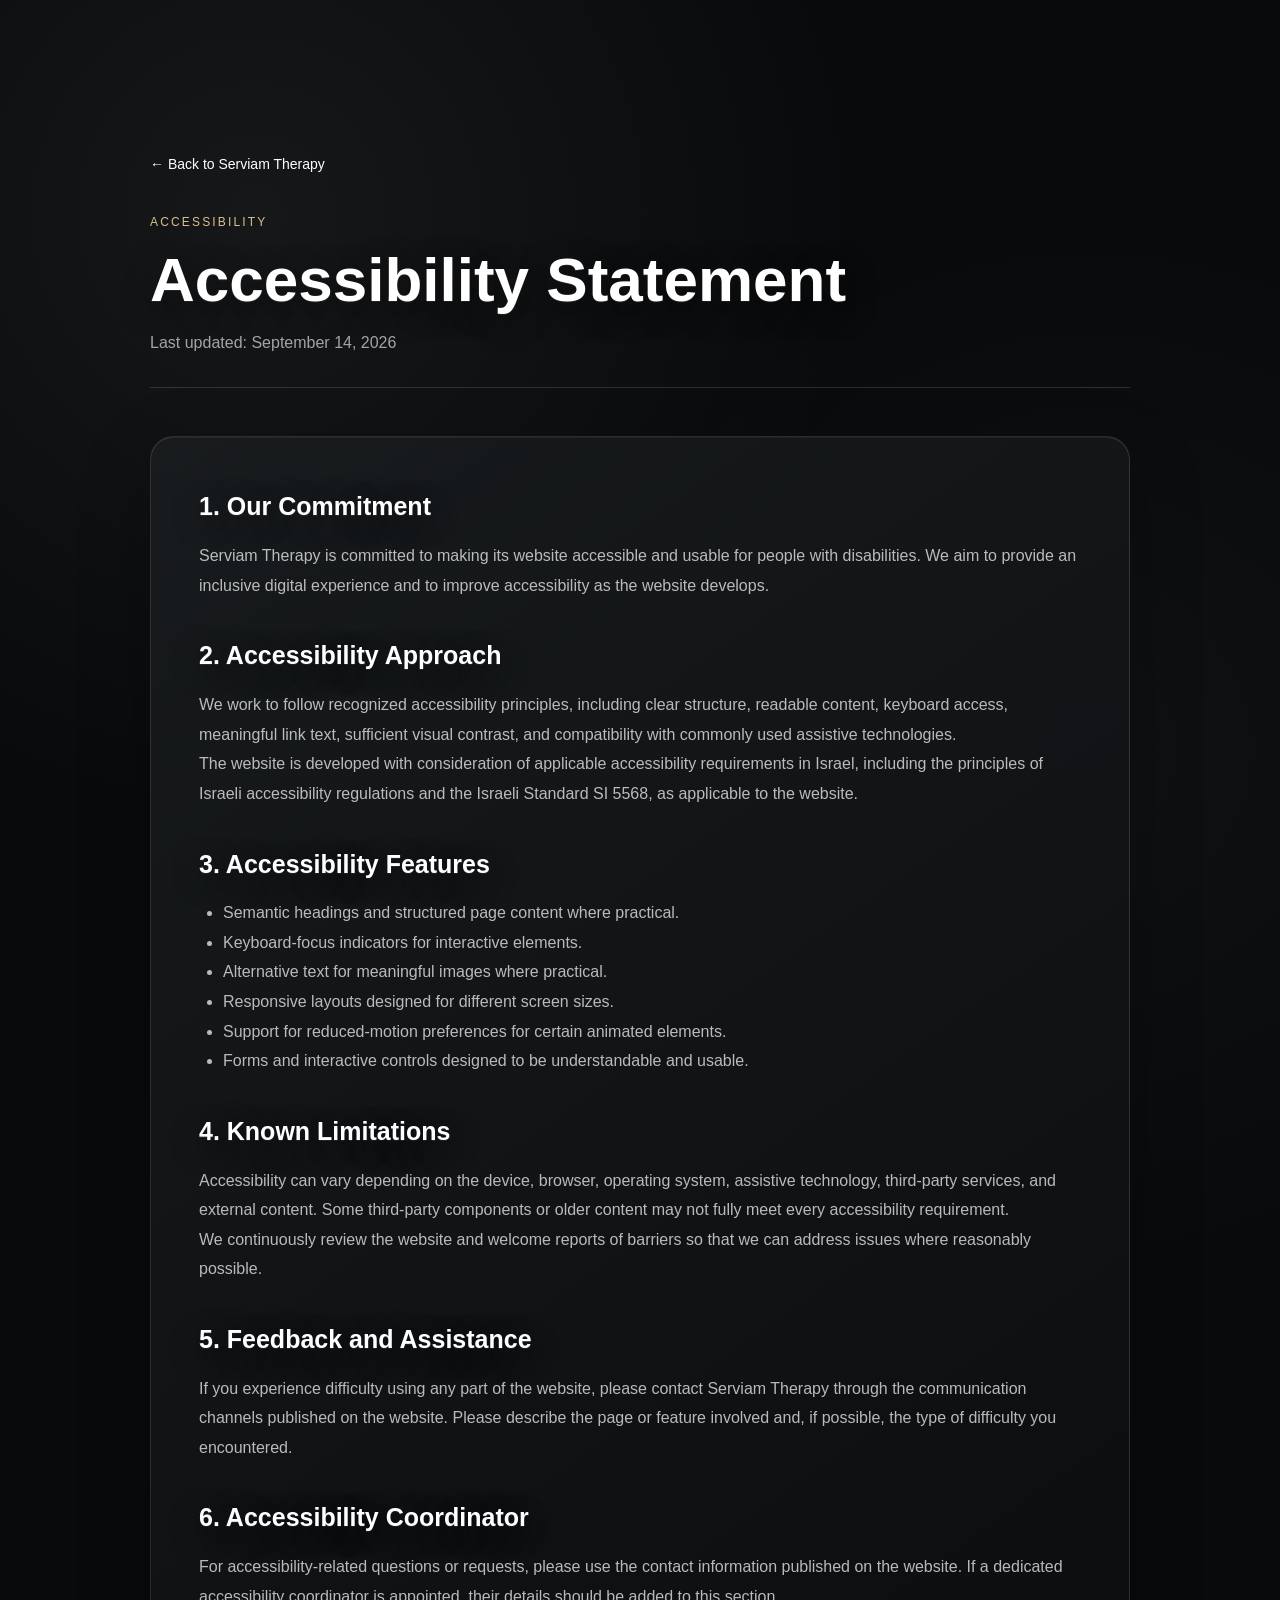
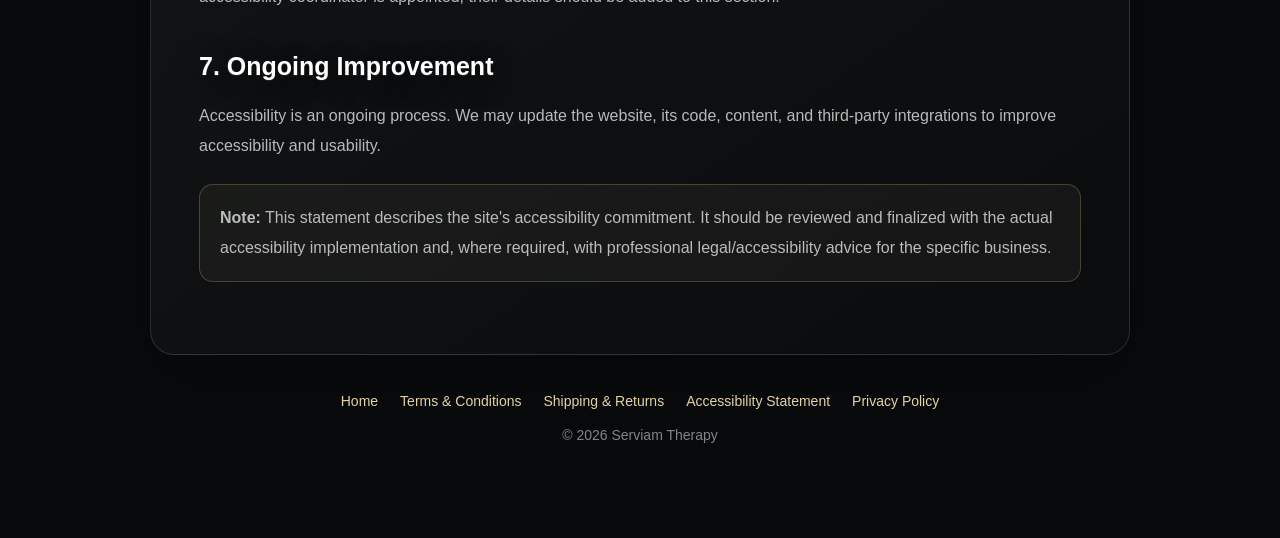
<file: accessibility-statement.html>
<!DOCTYPE html>
<html lang="en" dir="ltr">
<head>
    <meta charset="UTF-8">
    <meta name="viewport" content="width=device-width, initial-scale=1.0">
    <meta name="robots" content="index, follow">
    <meta name="author" content="Serviam Therapy">
    <title>Accessibility Statement | Serviam Therapy</title>
    <link rel="stylesheet" href="css/style.css">
    <link rel="stylesheet" href="css/legal.css">
</head>
<body class="legal-page">

<main class="legal-wrap">
    <a class="legal-back" href="index.html" aria-label="Back to Serviam Therapy homepage">← Back to Serviam Therapy</a>

    <header class="legal-header">
        <span class="legal-kicker">Accessibility</span>
        <h1>Accessibility Statement</h1>
        <p>Last updated: September 14, 2026</p>
    </header>

    <article class="legal-card">

<h2>1. Our Commitment</h2>
<p>Serviam Therapy is committed to making its website accessible and usable for people with disabilities. We aim to provide an inclusive digital experience and to improve accessibility as the website develops.</p>

<h2>2. Accessibility Approach</h2>
<p>We work to follow recognized accessibility principles, including clear structure, readable content, keyboard access, meaningful link text, sufficient visual contrast, and compatibility with commonly used assistive technologies.</p>
<p>The website is developed with consideration of applicable accessibility requirements in Israel, including the principles of Israeli accessibility regulations and the Israeli Standard SI 5568, as applicable to the website.</p>

<h2>3. Accessibility Features</h2>
<ul>
<li>Semantic headings and structured page content where practical.</li>
<li>Keyboard-focus indicators for interactive elements.</li>
<li>Alternative text for meaningful images where practical.</li>
<li>Responsive layouts designed for different screen sizes.</li>
<li>Support for reduced-motion preferences for certain animated elements.</li>
<li>Forms and interactive controls designed to be understandable and usable.</li>
</ul>

<h2>4. Known Limitations</h2>
<p>Accessibility can vary depending on the device, browser, operating system, assistive technology, third-party services, and external content. Some third-party components or older content may not fully meet every accessibility requirement.</p>
<p>We continuously review the website and welcome reports of barriers so that we can address issues where reasonably possible.</p>

<h2>5. Feedback and Assistance</h2>
<p>If you experience difficulty using any part of the website, please contact Serviam Therapy through the communication channels published on the website. Please describe the page or feature involved and, if possible, the type of difficulty you encountered.</p>

<h2>6. Accessibility Coordinator</h2>
<p>For accessibility-related questions or requests, please use the contact information published on the website. If a dedicated accessibility coordinator is appointed, their details should be added to this section.</p>

<h2>7. Ongoing Improvement</h2>
<p>Accessibility is an ongoing process. We may update the website, its code, content, and third-party integrations to improve accessibility and usability.</p>

<div class="legal-note"><p><strong>Note:</strong> This statement describes the site's accessibility commitment. It should be reviewed and finalized with the actual accessibility implementation and, where required, with professional legal/accessibility advice for the specific business.</p></div>

    </article>

    <nav class="legal-footer legal-nav" aria-label="Legal information">
        <a href="index.html">Home</a>
        <a href="terms.html">Terms & Conditions</a>
        <a href="shipping-returns.html">Shipping & Returns</a>
        <a href="accessibility-statement.html">Accessibility Statement</a>
        <a href="privacy-policy.html">Privacy Policy</a>
        <span>© 2026 Serviam Therapy</span>
    </nav>
</main>

</body>
</html>
</file>
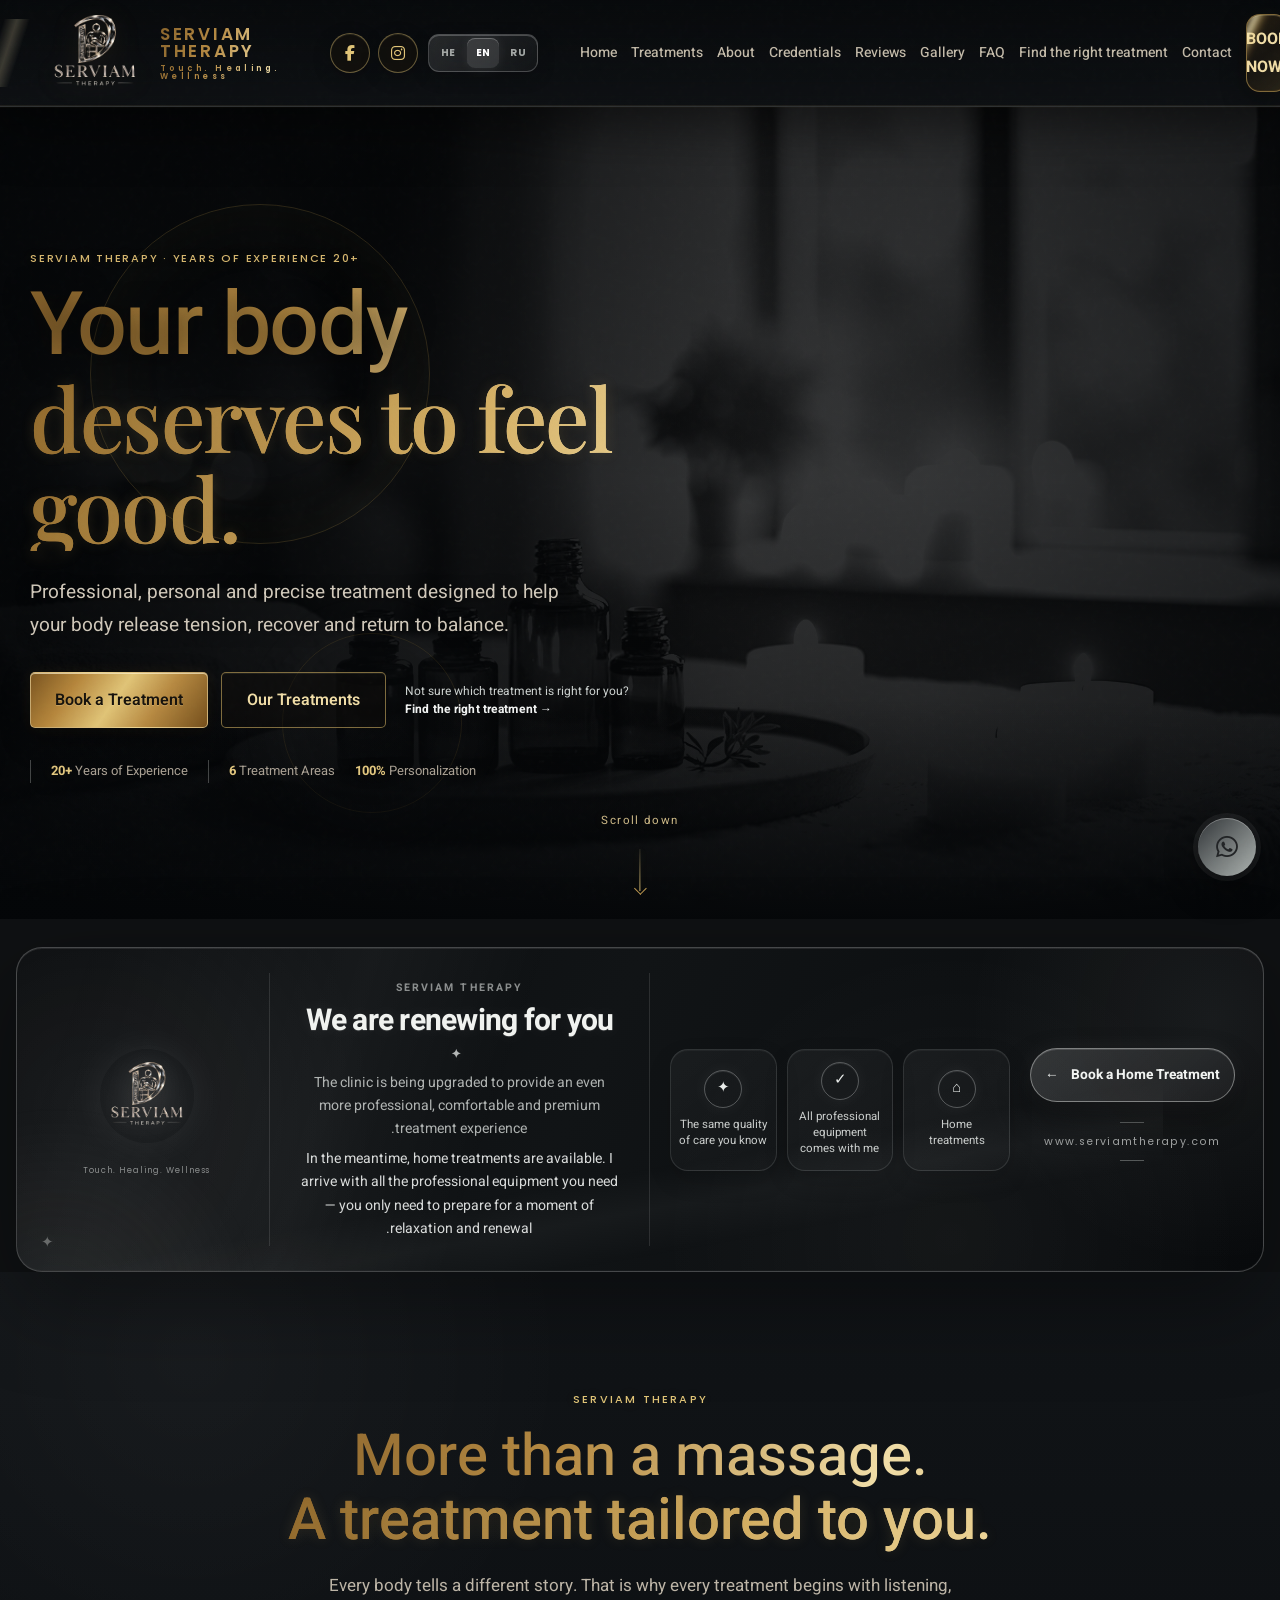
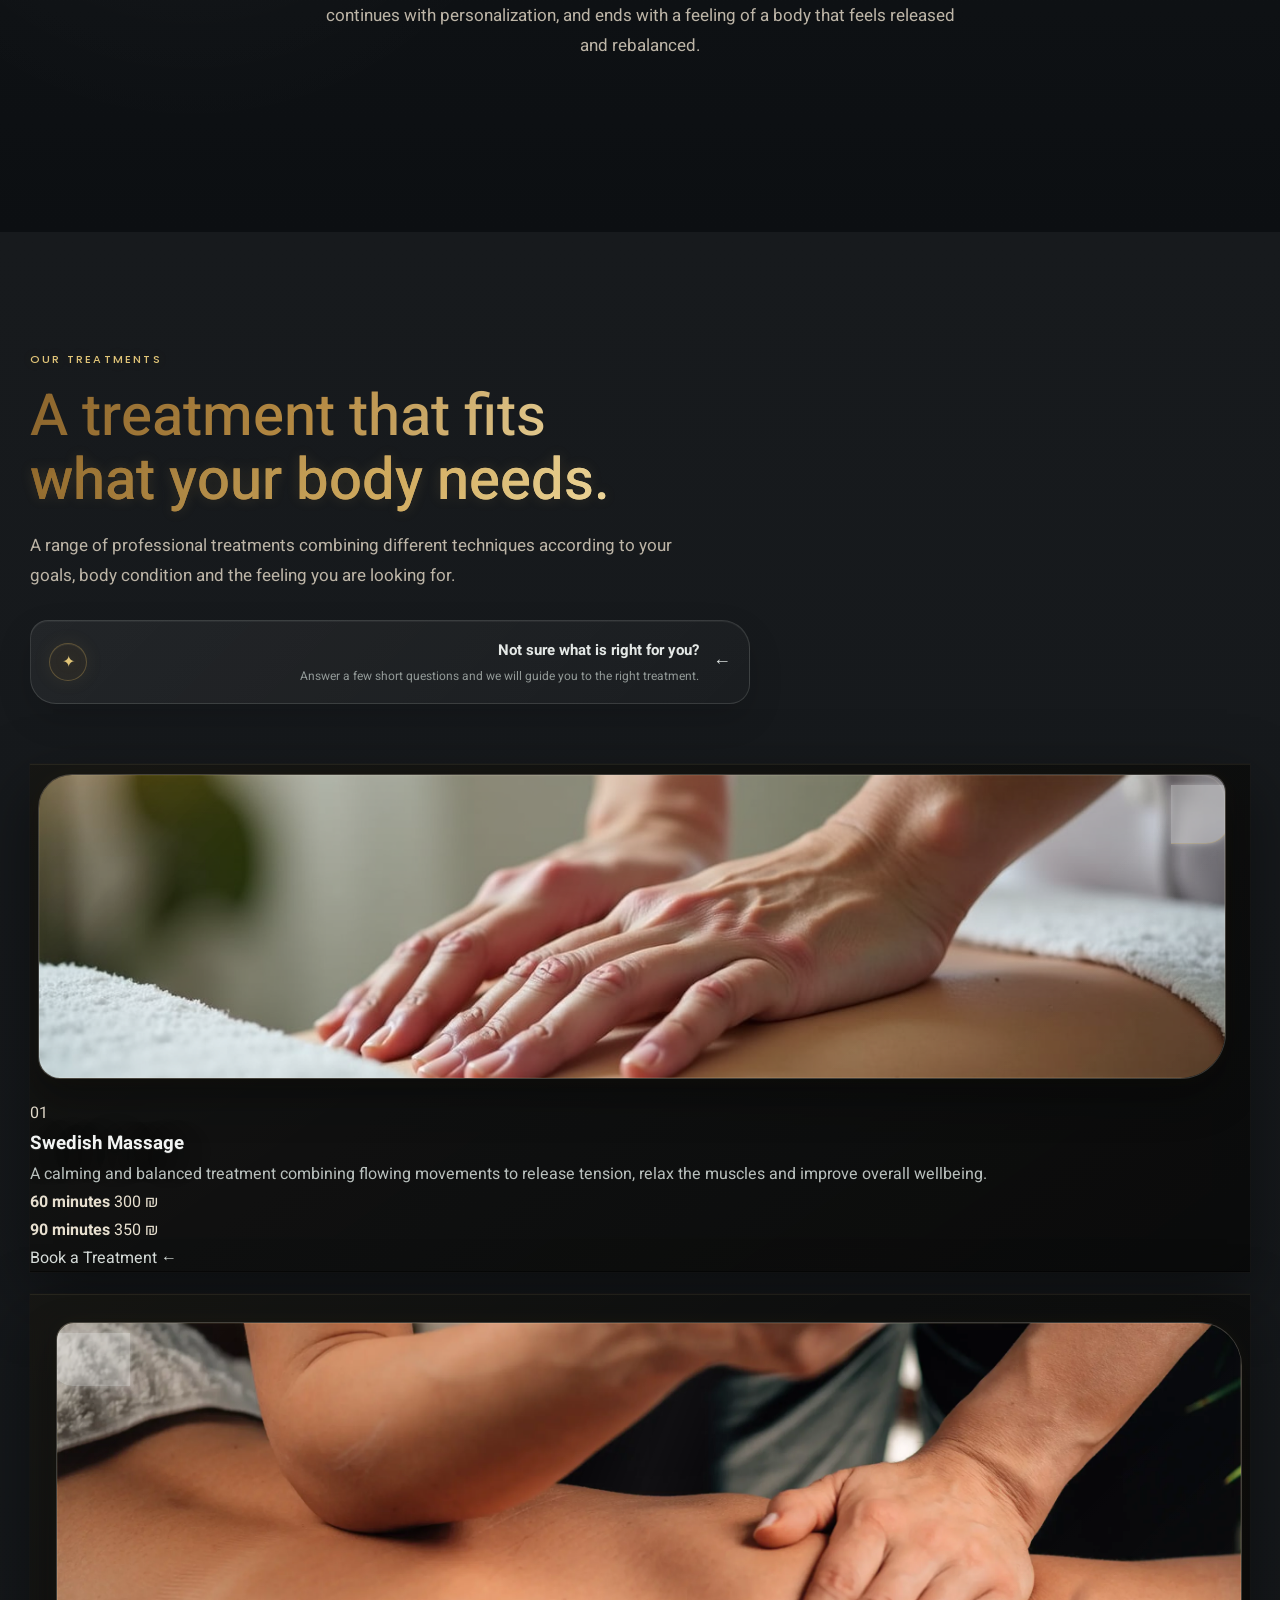
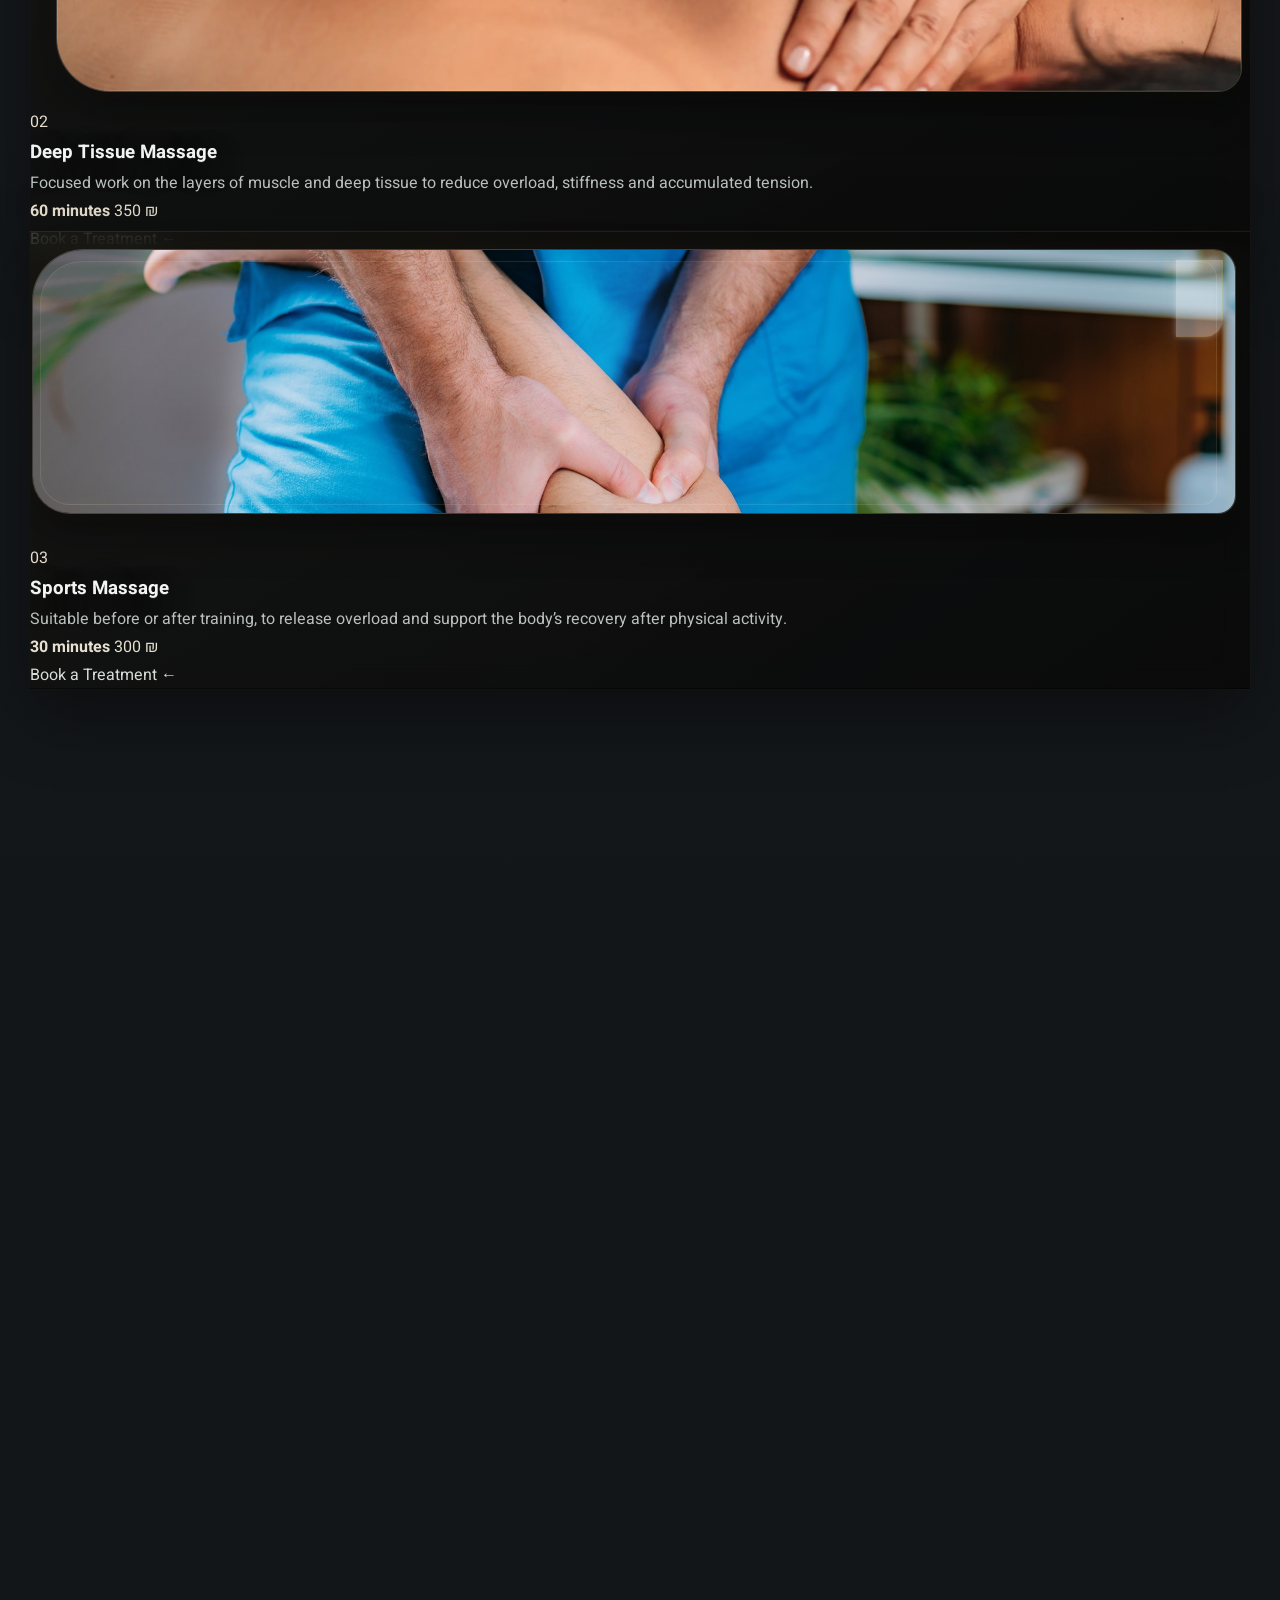
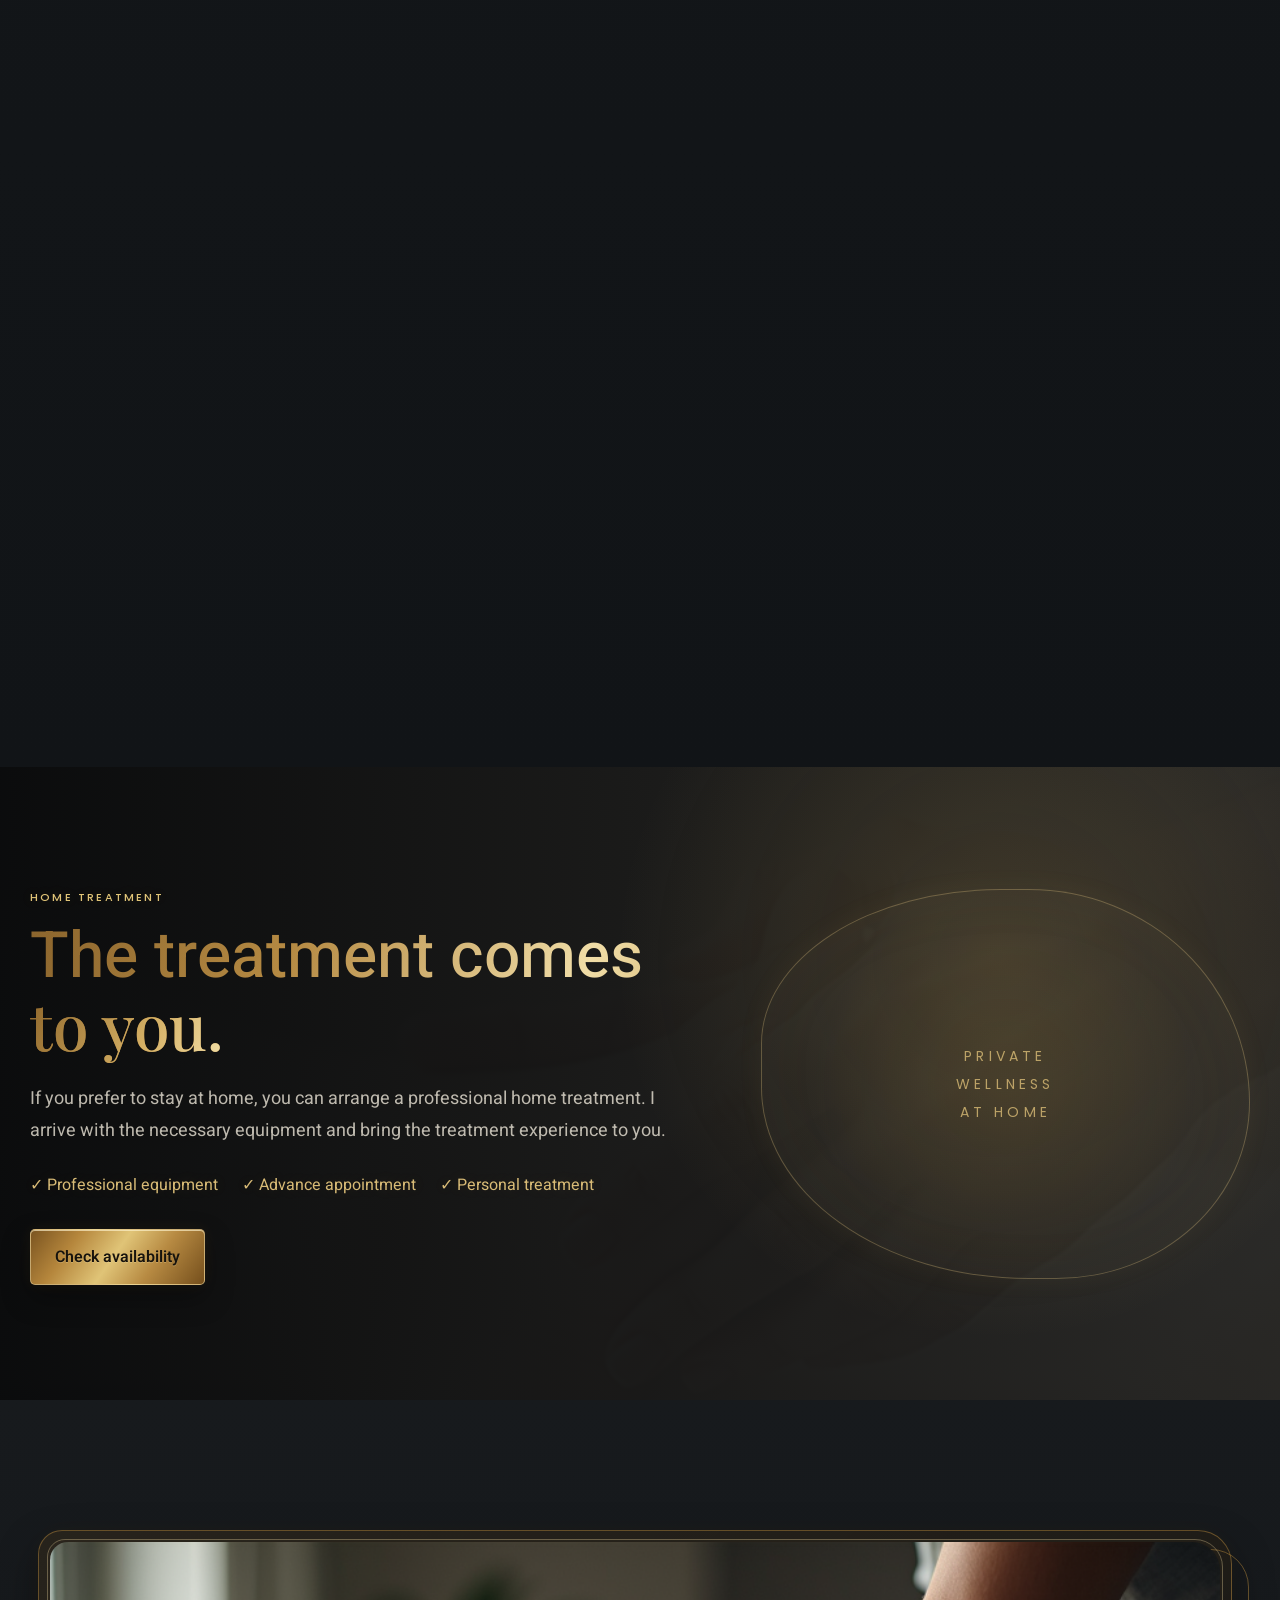
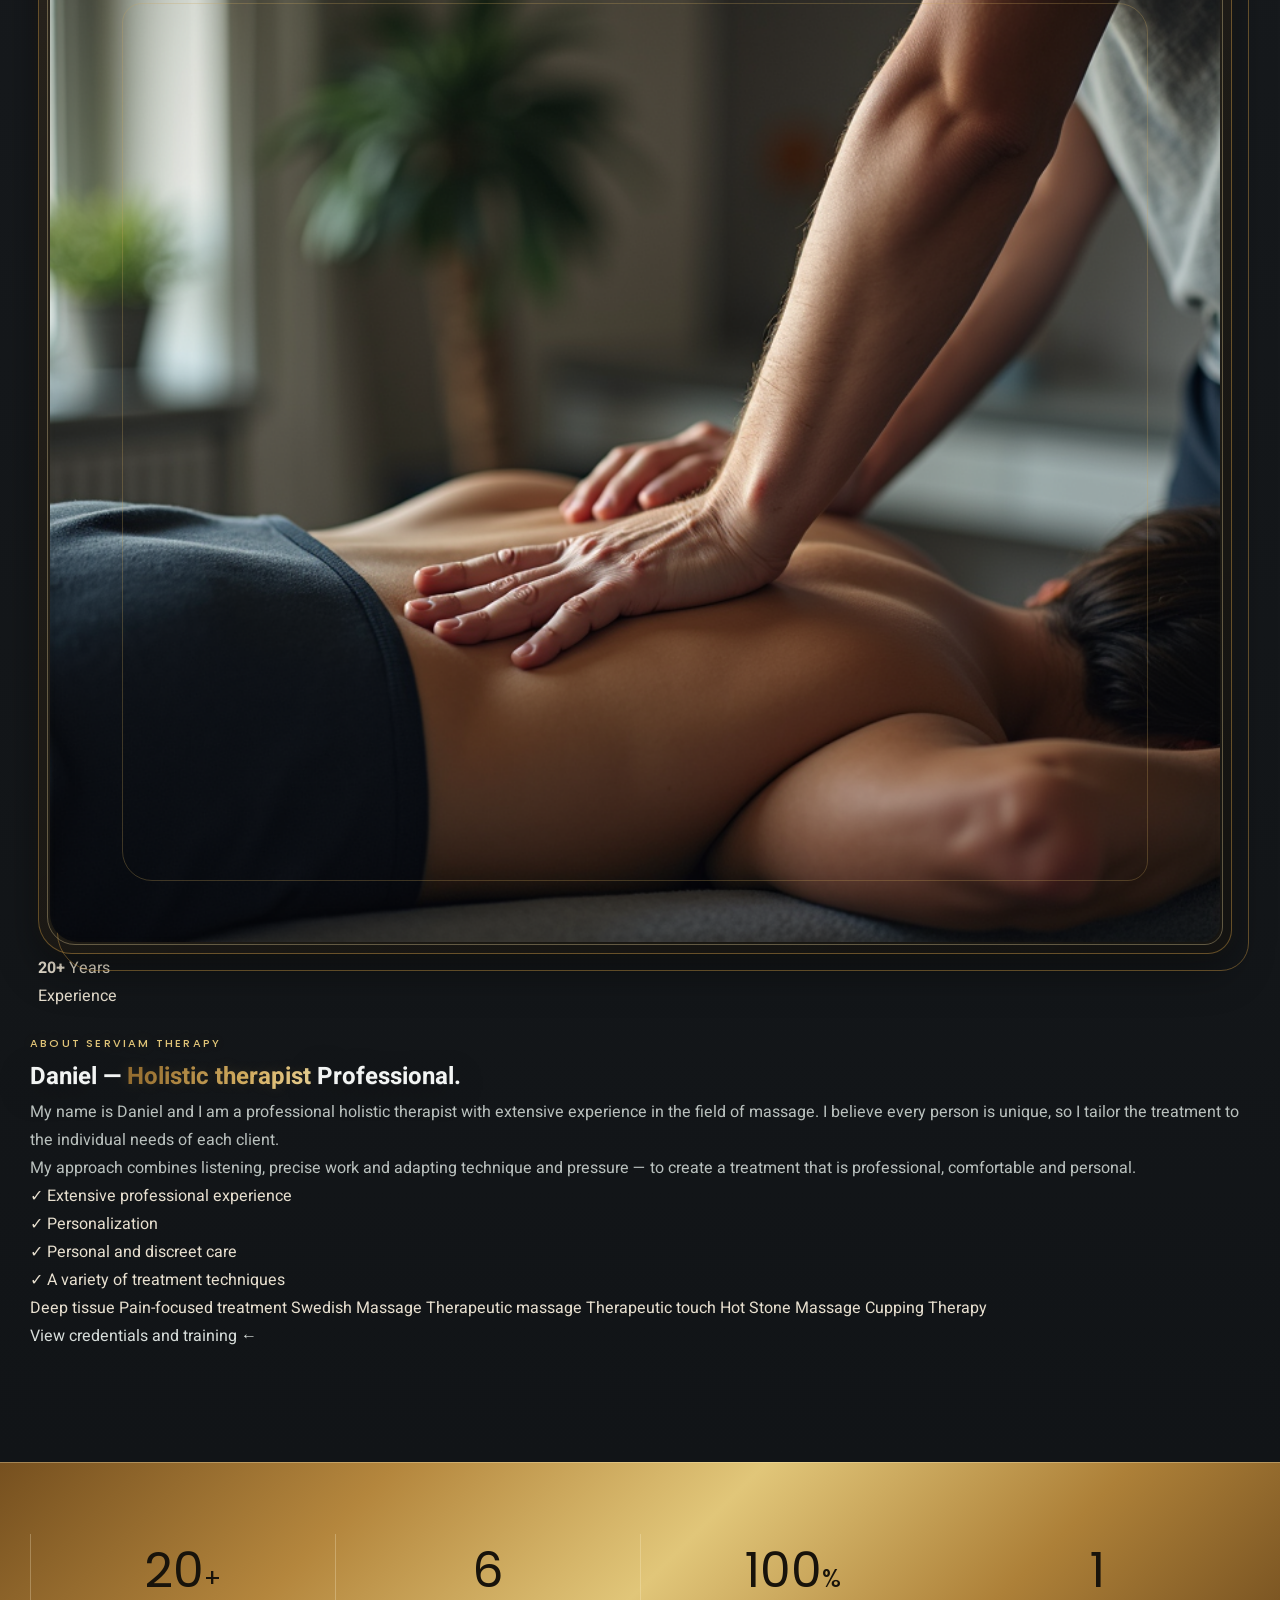
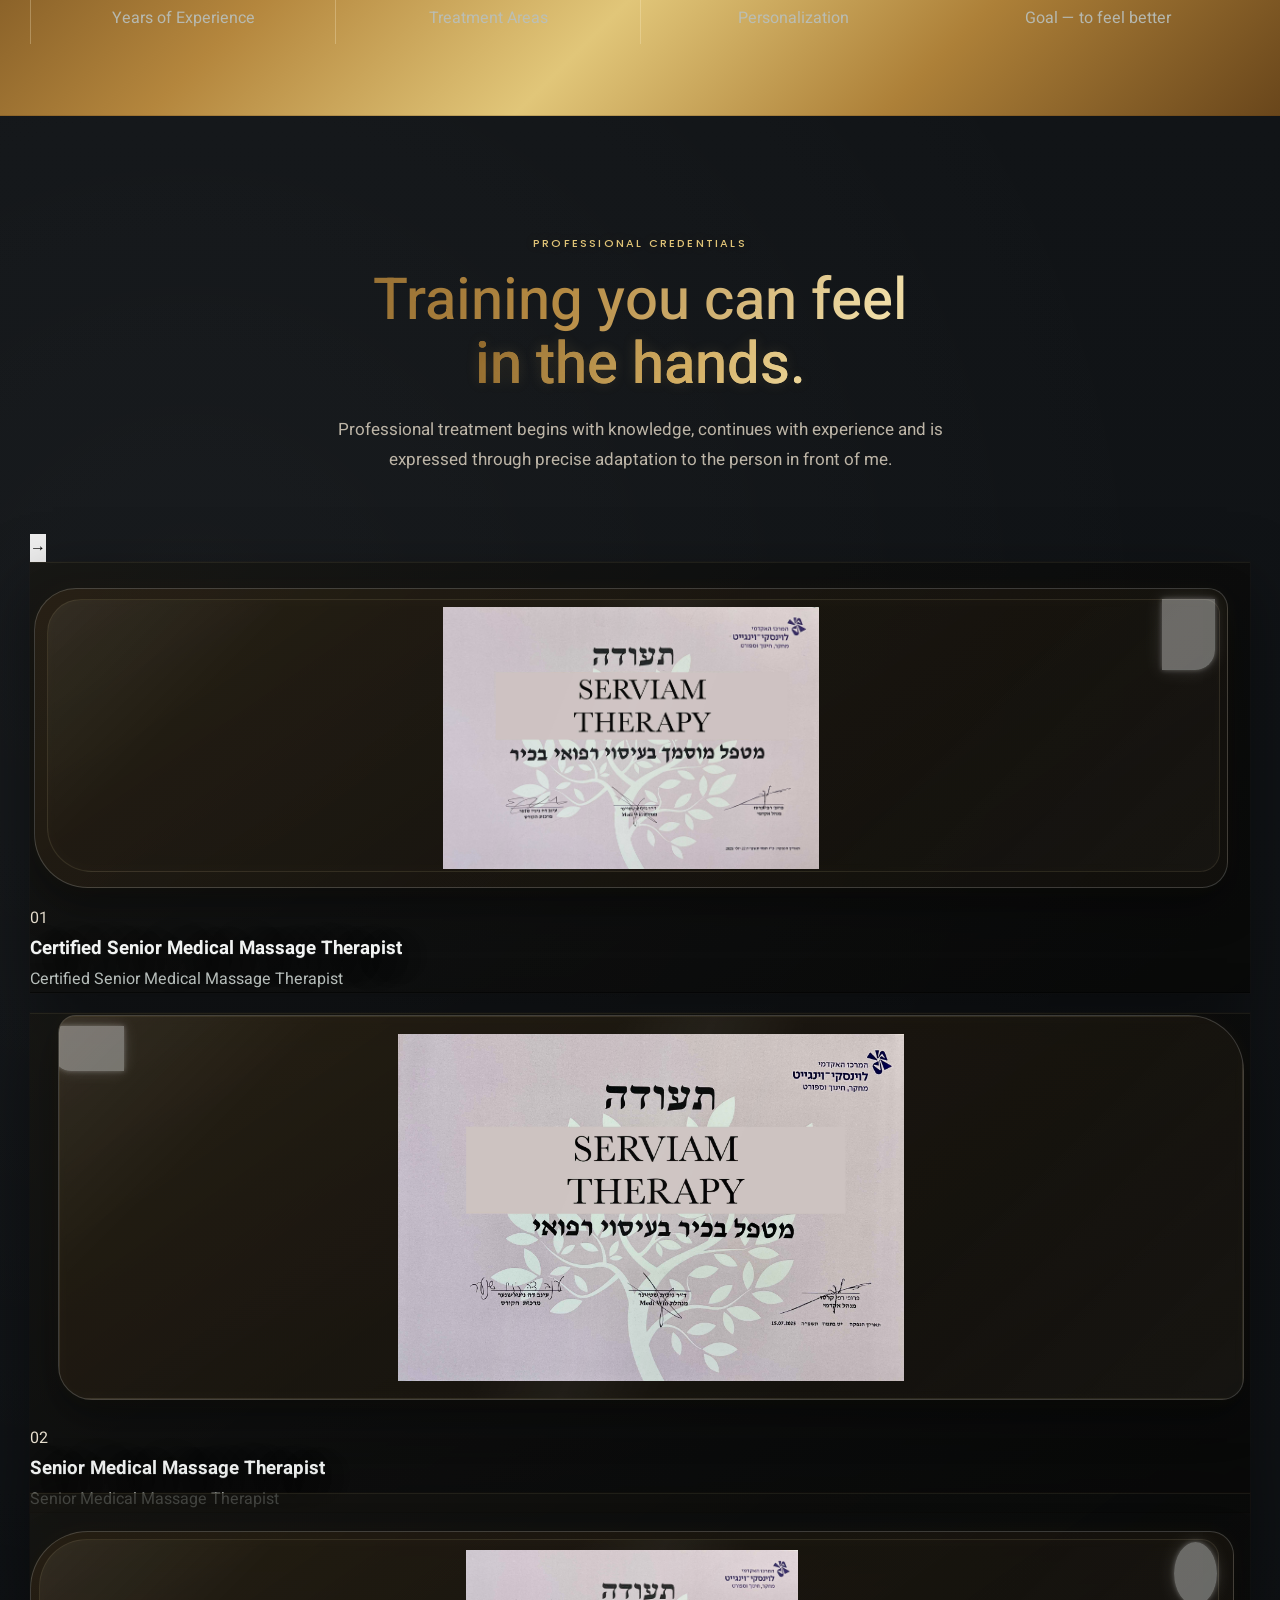
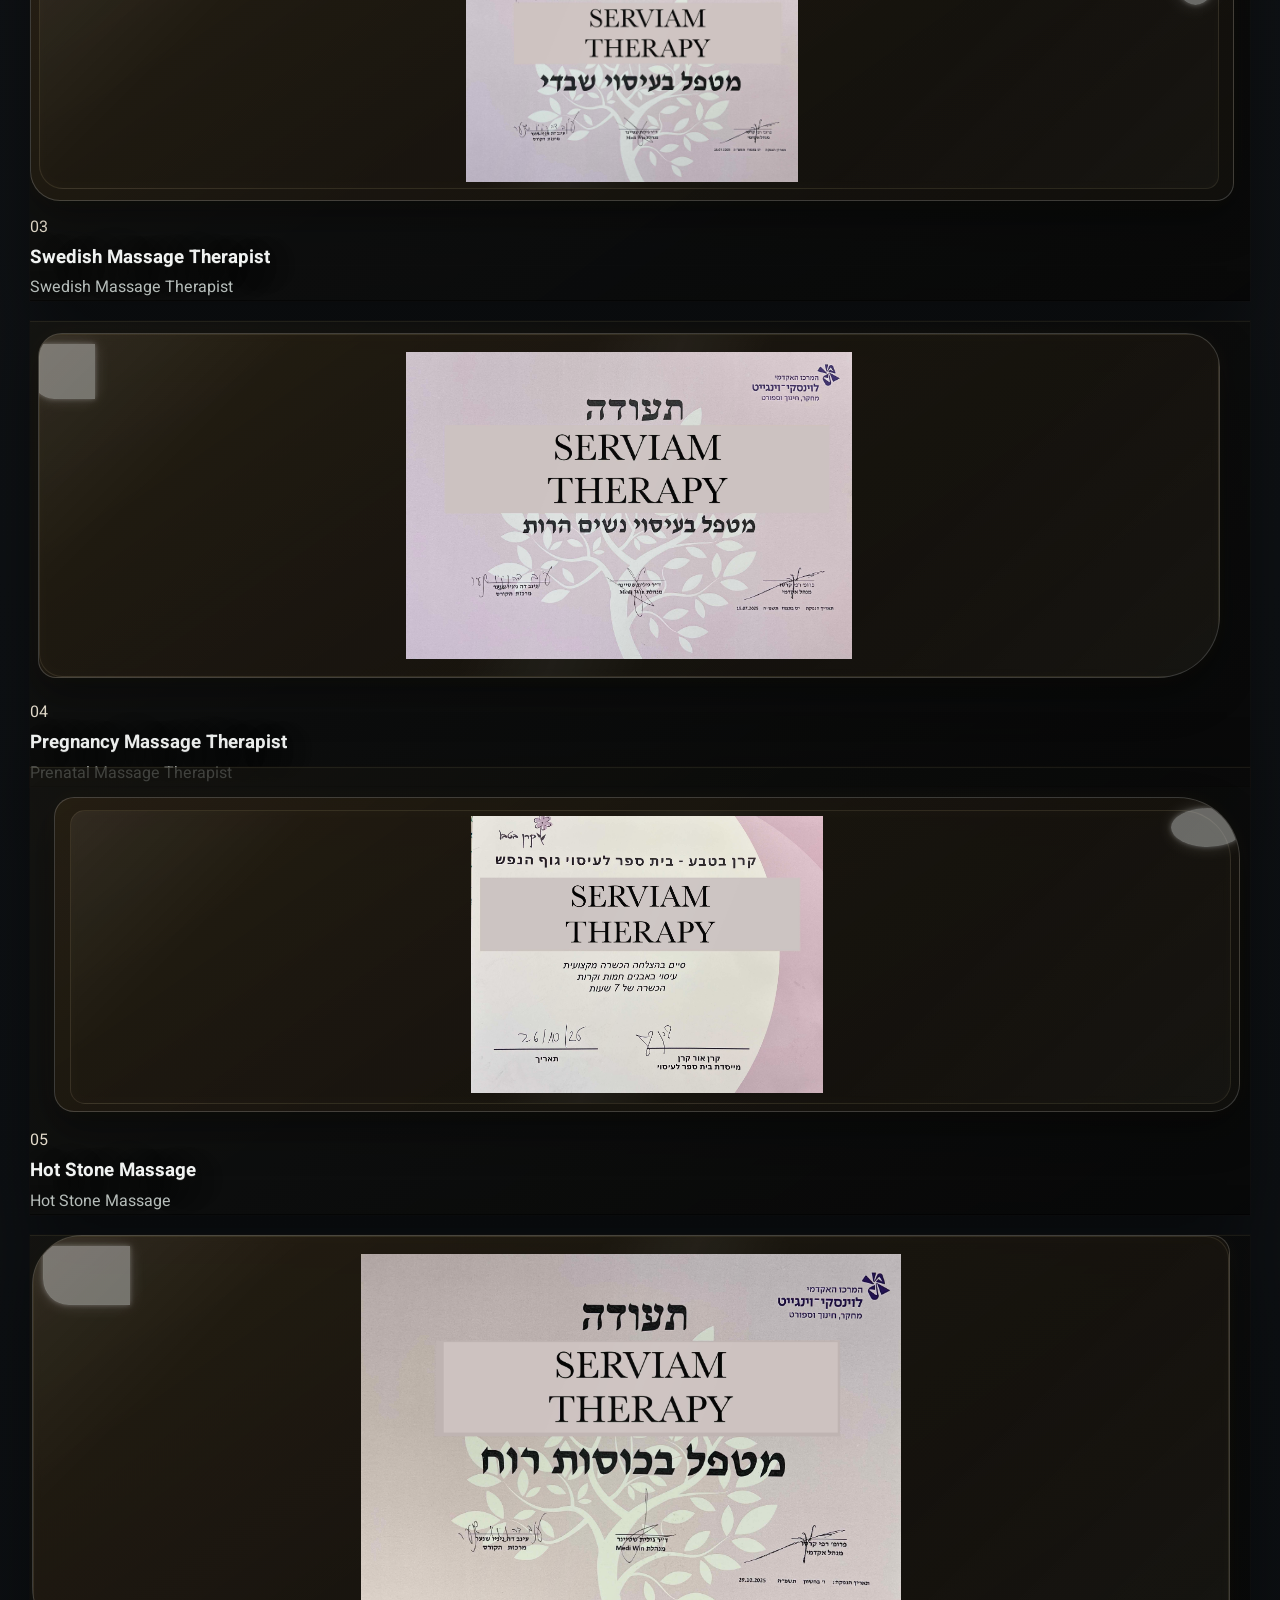
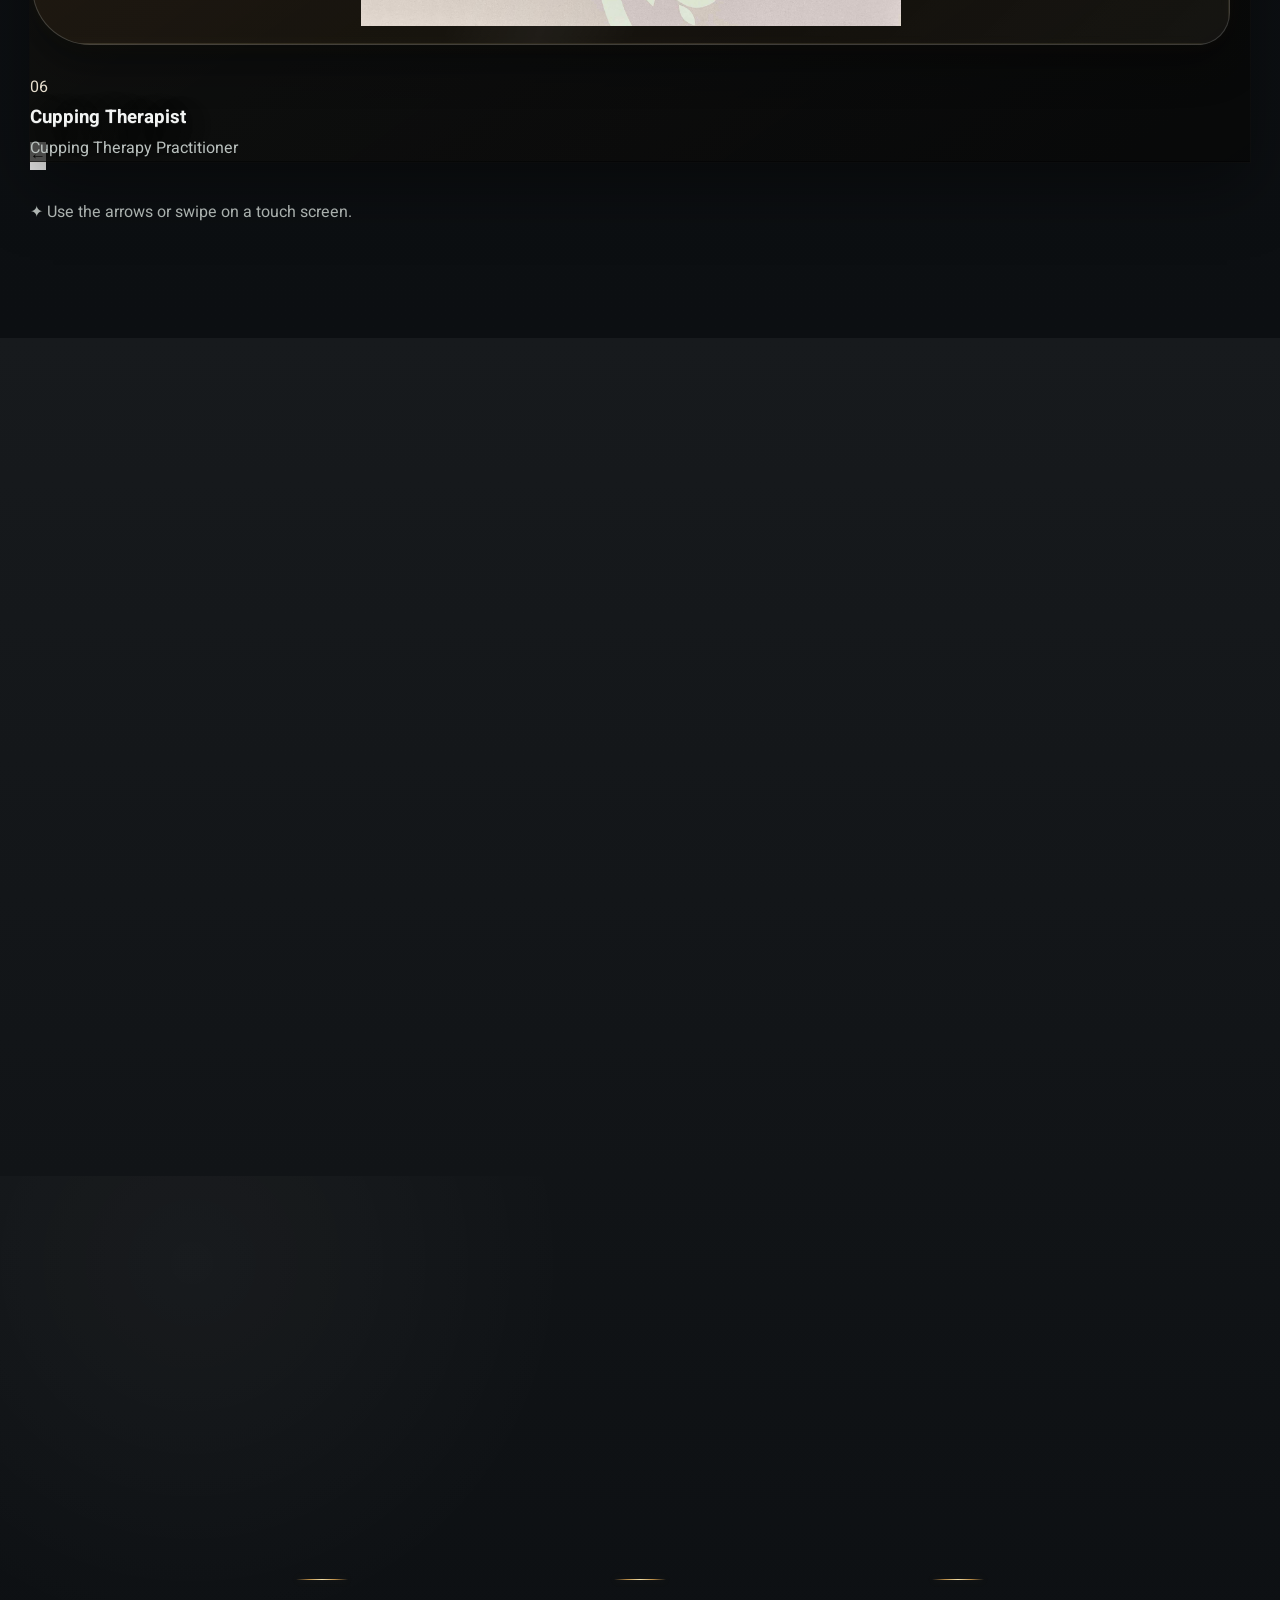
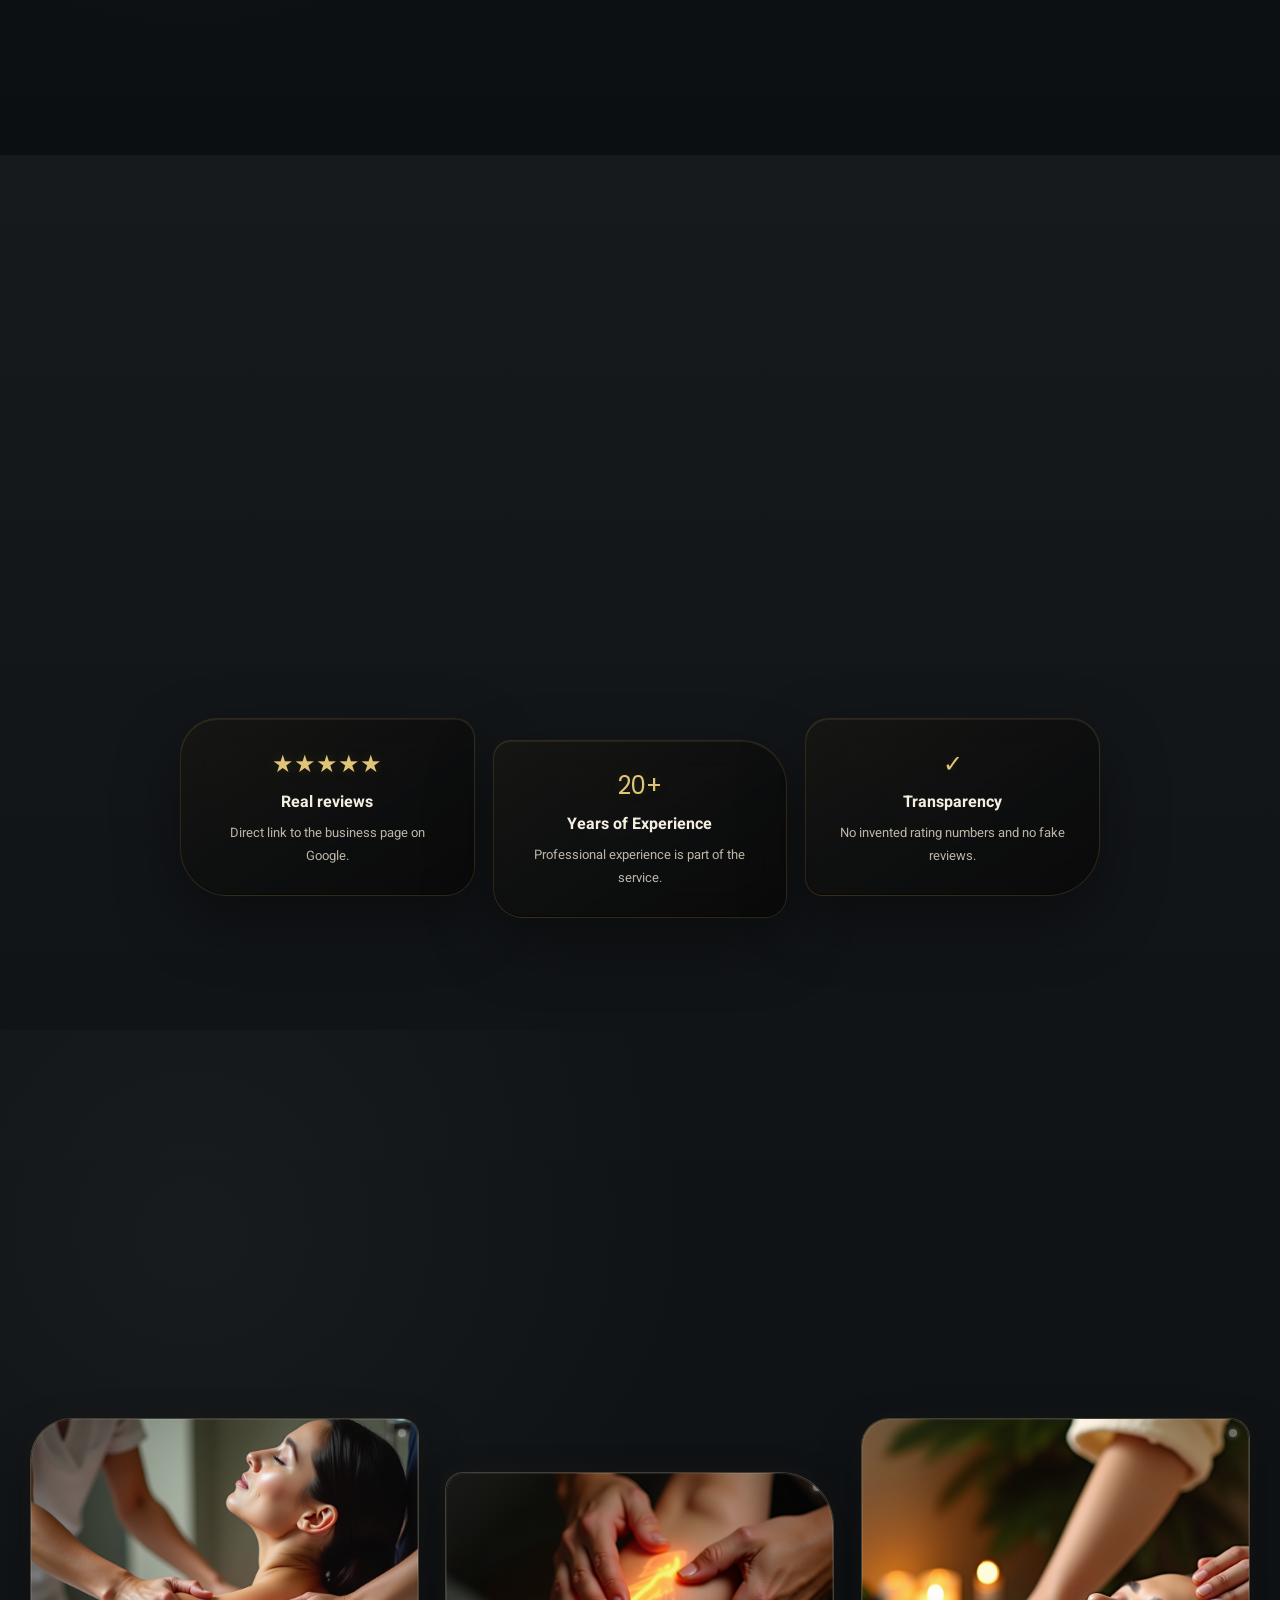
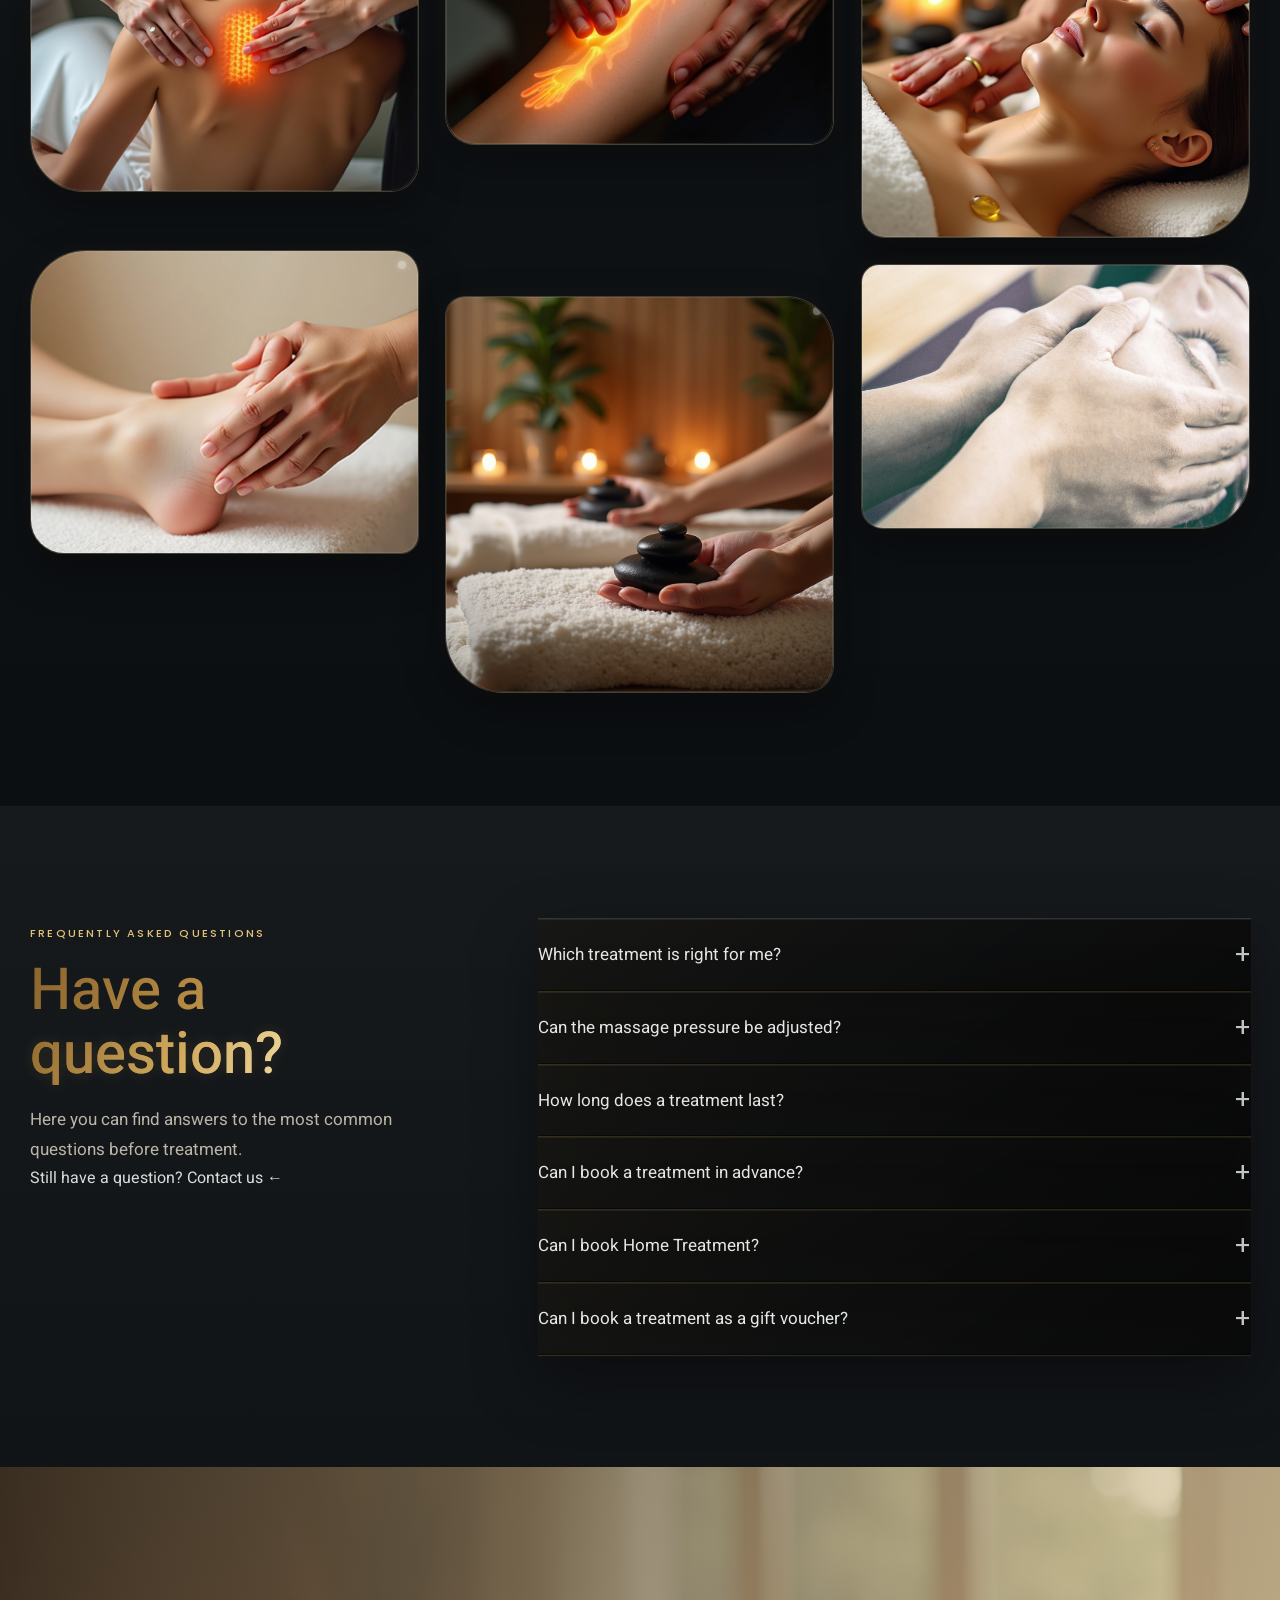
<file: english.html>
<!DOCTYPE html>
<html lang="en" dir="ltr">
<head>
<script async src="https://pagead2.googlesyndication.com/pagead/js/adsbygoogle.js?client=ca-pub-1284712874644150"
     crossorigin="anonymous"></script>
    <meta charset="UTF-8">
    <meta name="viewport" content="width=device-width, initial-scale=1.0">

    <title>Serviam Therapy | Medical & Therapeutic Massage in Bat Yam & Central Israel</title>

    <meta
        name="description"
        content="Serviam Therapy — Professional, personalized massage therapy in Bat Yam and Central Israel. Swedish, deep tissue, sports, medical, hot stone and cupping massage, backed by 20+ years of experience."
    >

    <meta
        name="keywords"
        content="massage in Bat Yam, medical massage in Bat Yam, massage in Tel Aviv, massage in Central Israel, Swedish massage, deep tissue massage, sports massage, hot stone massage, cupping, Serviam Therapy"
    >

    <meta name="author" content="Serviam Therapy">
    <meta name="robots" content="index, follow, max-image-preview:large">
    <meta name="theme-color" content="#0b0d0f">

    <link rel="canonical" href="https://www.serviamtherapy.com/english.html">

    <meta property="og:type" content="website">
    <meta property="og:site_name" content="Serviam Therapy">

    <meta
        property="og:title"
        content="Serviam Therapy | Professional Massage Therapy"
    >

    <meta
        property="og:description"
        content="Professional, personal and precise treatment. Swedish, medical, deep tissue, sports, hot stone and cupping massage."
    >

    <meta
        property="og:url"
        content="https://www.serviamtherapy.com/"
    >

    <meta property="og:locale" content="en_US">

    <meta
        property="og:image"
        content="https://www.serviamtherapy.com/images/hero/hero.jpg"
    >

    <meta
        property="og:image:alt"
        content="Serviam Therapy — Therapy space"
    >

    <meta name="twitter:card" content="summary_large_image">

    <meta
        name="twitter:title"
        content="Serviam Therapy | Professional Massage Therapy"
    >

    <meta
        name="twitter:description"
        content="Professional, personalized massage treatments in Bat Yam and Central Israel."
    >

    <meta
        name="twitter:image"
        content="https://www.serviamtherapy.com/images/hero/hero.jpg"
    >

    <link rel="preconnect" href="https://fonts.googleapis.com">

    <link
        rel="preconnect"
        href="https://fonts.gstatic.com"
        crossorigin
    >

    <link
        href="https://fonts.googleapis.com/css2?family=Heebo:wght@300;400;500;600;700;800&family=Playfair+Display:wght@500;600&family=Poppins:wght@300;400;500;600&display=swap"
        rel="stylesheet"
    >
    <link
    rel="stylesheet"
    href="https://cdnjs.cloudflare.com/ajax/libs/font-awesome/6.5.2/css/all.min.css"
>

    <link rel="preload" as="image" href="images/hero/hero.jpg">

    <link rel="alternate" hreflang="he" href="https://www.serviamtherapy.com/">
    <link rel="alternate" hreflang="en" href="https://www.serviamtherapy.com/english.html">
    <link rel="alternate" hreflang="ru" href="https://www.serviamtherapy.com/russian.html">
    <link rel="alternate" hreflang="x-default" href="https://www.serviamtherapy.com/">

    <link rel="stylesheet" href="css/style.css">
     <link rel="stylesheet" href="css/serviam-celebration-banner.css">

    <script
        async
        src="https://www.googletagmanager.com/gtag/js?id=G-EXEKPRZ7NK"
    ></script>

    <script>

        window.dataLayer = window.dataLayer || [];

        function gtag() {
            dataLayer.push(arguments);
        }

        gtag("js", new Date());

        gtag(
            "config",
            "G-EXEKPRZ7NK",
            {
                anonymize_ip: true
            }
        );

    </script>

    <script type="application/ld+json">

    {
        "@context": "https://schema.org",

        "@type": "HealthAndBeautyBusiness",

        "name": "Serviam Therapy",

        "url": "https://www.serviamtherapy.com/",

        "logo": "https://www.serviamtherapy.com/images/logo/logo.png",

        "image": "https://www.serviamtherapy.com/images/hero/hero.jpg",

        "telephone": "+972543629852",

        "email": "serviamtherapy@gmail.com",

        "priceRange": "₪₪",

        "address": {
            "@type": "PostalAddress",
            "streetAddress": "Ha-Nevi'im 27",
            "addressLocality": "Bat Yam",
            "addressCountry": "IL"
        },

        "areaServed": [
            "Bat Yam",
            "Tel Aviv-Yafo",
            "Holon",
            "Rishon LeZion",
            "Herzliya",
            "Central Israel"
        ],

        "sameAs": [
            "https://www.facebook.com/serviamtherapypage",
            "https://www.instagram.com/serviamtherapy"
        ],

        "openingHoursSpecification": [
            {
                "@type": "OpeningHoursSpecification",
                "dayOfWeek": [
                    "Sunday",
                    "Monday",
                    "Tuesday",
                    "Wednesday",
                    "Thursday",
                    "Friday"
                ],
                "opens": "10:00",
                "closes": "20:00"
            }
        ],

        "hasOfferCatalog": {

            "@type": "OfferCatalog",

            "name": "Serviam Therapy Treatments",

            "itemListElement": [

                {
                    "@type": "Offer",
                    "itemOffered": {
                        "@type": "Service",
                        "name": "Swedish Massage"
                    }
                },

                {
                    "@type": "Offer",
                    "itemOffered": {
                        "@type": "Service",
                        "name": "Deep Tissue Massage"
                    }
                },

                {
                    "@type": "Offer",
                    "itemOffered": {
                        "@type": "Service",
                        "name": "Sports Massage"
                    }
                },

                {
                    "@type": "Offer",
                    "itemOffered": {
                        "@type": "Service",
                        "name": "Medical Massage"
                    }
                },

                {
                    "@type": "Offer",
                    "itemOffered": {
                        "@type": "Service",
                        "name": "Hot Stone Massage"
                    }
                },

                {
                    "@type": "Offer",
                    "itemOffered": {
                        "@type": "Service",
                        "name": "Cupping Therapy"
                    }
                }

            ]

        }

    }

    </script>

    <script type="application/ld+json">

    {
        "@context": "https://schema.org",

        "@type": "FAQPage",

        "mainEntity": [

            {
                "@type": "Question",
                "name": "Which treatment is right for me?",
                "acceptedAnswer": {
                    "@type": "Answer",
                    "text": "If you are unsure, contact us and tell us what you are feeling and what you want to achieve. We can guide you to the most suitable option."
                }
            },

            {
                "@type": "Question",
                "name": "Can the massage pressure be adjusted?",
                "acceptedAnswer": {
                    "@type": "Answer",
                    "text": "Yes. Treatment pressure is personalized according to your preference, your body condition and the goal of the treatment."
                }
            },

            {
                "@type": "Question",
                "name": "How long does a treatment last?",
                "acceptedAnswer": {
                    "@type": "Answer",
                    "text": "Treatment length varies by treatment type. Duration and pricing are listed in the treatments section of the website."
                }
            },

            {
                "@type": "Question",
                "name": "Can I book a treatment in advance?",
                "acceptedAnswer": {
                    "@type": "Answer",
                    "text": "Yes. You can contact us by phone or WhatsApp to arrange your treatment in advance."
                }
            },

            {
                "@type": "Question",
                "name": "Can I book a home treatment?",
                "acceptedAnswer": {
                    "@type": "Answer",
                    "text": "Yes. Home massage treatments are available by advance arrangement, subject to availability and service area."
                }
            },

            {
                "@type": "Question",
                "name": "Can I book a treatment as a gift voucher?",
                "acceptedAnswer": {
                    "@type": "Answer",
                    "text": "Yes. A treatment can also be arranged as a gift voucher."
                }
            }

        ]

    }

    </script>

</head>

<body>

<div
    class="site-noise"
    aria-hidden="true"
></div>

<div
    class="page-loader"
    id="page-loader"
    aria-hidden="true"
>

    <div class="loader-inner">

        <div class="loader-logo">
<img
        src="images/logo/logo.png"
        alt="Serviam Therapy"
    >
        </div>

        <div class="loader-line"></div>

        <div class="loader-subtitle">
           Touch. Healing. Wellness
        </div>

    </div>

</div>

<div
    class="popup-window popup-hidden"
    id="welcome-popup"
    role="dialog"
    aria-modal="true"
    aria-labelledby="popup-title"
>

    <div
        class="popup-left"
        aria-hidden="true"
    >

        <div class="popup-left-overlay"></div>

        <div class="popup-left-content">

            <span>
                SERVIAM THERAPY
            </span>

            <strong>
                A moment of calm.<br>
                A treatment you can feel.
            </strong>

        </div>

    </div>

    <div class="popup-right">

        <button
            id="popup-close"
            class="popup-close"
            type="button"
            aria-label="Close window"
        >
            ×
        </button>

        <div class="popup-content">

            <img
                src="images/logo/logo.png"
                class="popup-logo"
                alt="Serviam Therapy"
                width="182"
                height="182"
            >

            <span class="popup-label">
                SERVIAM THERAPY
            </span>

            <h2 id="popup-title">
                We are renewing for you
            </h2>

            <p>
                The clinic is being upgraded to provide
                an even more professional, comfortable
                and premium treatment experience.
            </p>

            <p>
                In the meantime, home treatments are available.
                I arrive with all the professional equipment you need —
                you only need to prepare for a moment
                of relaxation and renewal.
            </p>

            <div class="popup-features">

                <div class="popup-feature">

                    <span class="popup-feature-icon">
                        ⌂
                    </span>

                    <span>
                        Home treatments
                    </span>

                </div>

                <div class="popup-feature">

                    <span class="popup-feature-icon">
                        ✓
                    </span>

                    <span>
                        All professional equipment comes with me
                    </span>

                </div>

                <div class="popup-feature">

                    <span class="popup-feature-icon">
                        ✦
                    </span>

                    <span>
                        The same quality of care you know
                    </span>

                </div>

            </div>

            <a
                href="#home"
                id="popup-enter"
                class="popup-button"
                data-track="popup_enter"
            >
                Continue to Serviam Therapy

                <span>
                    ←
                </span>

            </a>

        </div>

    </div>

</div>

<header class="site-header">

    <nav
        class="navbar"
        id="navbar"
        aria-label="Navigation Home"
    >

        <a
            href="#home"
            class="brand"
            aria-label="Serviam Therapy - Home"
        >

            <img
                src="images/logo/logo.png"
                alt="Serviam Therapy"
                class="brand-logo"
                width="130"
                height="130"
            >

            <span class="brand-text">

                SERVIAM THERAPY

                <small>
                    Touch. Healing. Wellness
                </small>

            </span>

        </a>

        <div
            class="header-socials"
            aria-label="Social media"
        >

            <a
                href="https://www.facebook.com/serviamtherapypage"
                target="_blank"
                rel="noopener noreferrer"
                class="header-social-link"
                aria-label="Serviam Therapy on Facebook"
                data-track="facebook_click"
            >
<i class="fa-brands fa-facebook-f"></i>
            </a>

            <a
    href="https://www.instagram.com/serviamtherapy"
    target="_blank"
    rel="noopener noreferrer"
    class="social-link"
    aria-label="Instagram"
>
    <i class="fa-brands fa-instagram"></i>
</a>
        </div>

            <div class="language-switcher" aria-label="Language selection">
                <a href="index.html" class="language-link">HE</a>
                <a href="english.html" class="language-link active">EN</a>
                <a href="russian.html" class="language-link">RU</a>
            </div>

        <button
            class="mobile-menu-toggle"
            id="mobile-menu-toggle"
            type="button"
            aria-label="Open menu"
            aria-expanded="false"
            aria-controls="main-navigation"
        >

            <span></span>
            <span></span>
            <span></span>

        </button>

        <div
            class="nav-menu"
            id="main-navigation"
        >

            <a href="#home" class="nav-link">
                Home
            </a>

            <a href="#services" class="nav-link">
                Treatments
            </a>

            <a href="#about" class="nav-link">
                About
            </a>

            <a href="#credentials" class="nav-link">
                Credentials
            </a>

            <a href="#reviews" class="nav-link">
                Reviews
            </a>

            <a href="#gallery" class="nav-link">
                Gallery
            </a>

            <a href="#faq" class="nav-link">
FAQ            </a>

            <a href="questionnaire.html" class="nav-link">
                Find the right treatment
            </a>

            <a href="#contact" class="nav-link">
                Contact
            </a>


            <a
                href="#booking"
                class="nav-book-button"
                data-track="booking_click"
            >
    <span>BOOK NOW</span>
            </a>

            <div class="mobile-socials">

                <a
                    href="https://www.facebook.com/serviamtherapypage"
                    target="_blank"
                    rel="noopener noreferrer"
                    class="mobile-social-link"
                    aria-label="Facebook"
                >
                    f
                </a>

                <a
                    href="https://www.instagram.com/serviamtherapy"
                    target="_blank"
                    rel="noopener noreferrer"
                    class="mobile-social-link"
                    aria-label="Instagram"
                >
                    ◎
                </a>

            </div>

        </div>

    </nav>

</header>

<main>

<section
    id="home"
    class="hero-section"
>

    <div class="hero-background">

        <video
            class="hero-video"
            autoplay
            muted
            loop
            playsinline
            preload="metadata"
            poster="images/hero/hero.jpg"
            aria-hidden="true"
        >

            <source
                src="videos/hero.mp4"
                type="video/mp4"
            >

        </video>

    </div>

    <div
        class="hero-overlay"
        aria-hidden="true"
    ></div>

    <div
        class="hero-orb hero-orb-one"
        aria-hidden="true"
    ></div>

    <div
        class="hero-orb hero-orb-two"
        aria-hidden="true"
    ></div>

    <div class="container hero-container">

        <div class="hero-content reveal">

            <span class="hero-eyebrow">
                SERVIAM THERAPY · Years of Experience 20+
            </span>

            <h1>

                Your body

                <br>

                <span>
                    deserves to feel good.
                </span>

            </h1>

            <p class="hero-description">
                Professional, personal and precise treatment
                designed to help your body release tension,
                recover and return to balance.
            </p>

            <div class="hero-actions">

                <a
                    href="#booking"
                    class="button button-primary"
                    data-track="hero_booking"
                >
                    Book a Treatment
                </a>

                <a
                    href="#services"
                    class="button button-outline-light"
                >
                    Our Treatments
                </a>

                <a
                    href="questionnaire.html"
                    class="hero-fit-link"
                    data-track="hero_questionnaire"
                    aria-label="Find the right treatment"
                >
                    Not sure which treatment is right for you?
                    <span>Find the right treatment →</span>
                </a>

            </div>

            <div
                class="hero-trust-row"
                aria-label="Trust points"
            >

                <span>
                    <b>20+</b>
                    Years of Experience
                </span>

                <span>
                    <b>6</b>
                    Treatment Areas
                </span>

                <span>
                    <b>100%</b>
                    Personalization
                </span>

            </div>

        </div>

    </div>

    <div
        class="scroll-indicator"
        aria-hidden="true"
    >

        <span>
            Scroll down
        </span>

        <div class="scroll-line"></div>

    </div>

</section>

<!-- SERVIAM THERAPY — CLINIC RENEWAL BANNER -->
<section class="announcement-banner" aria-labelledby="announcement-title">
    <div class="announcement-banner-glow" aria-hidden="true"></div>

    <div class="announcement-banner-inner">

        <div class="announcement-brand">
            <div class="announcement-logo-wrap">
                <img
                    src="images/logo/logo.png"
                    alt="Serviam Therapy"
                    class="announcement-logo"
                    width="250"
                    height="250"
                    loading="lazy"
                >
            </div>

            <div class="announcement-brand-copy">
                <small>Touch. Healing. Wellness</small>
            </div>
        </div>

        <div class="announcement-content">
            <span class="announcement-label">SERVIAM THERAPY</span>
            <h2 id="announcement-title">We are renewing for you</h2>

            <p>
                The clinic is being upgraded to provide
                an even more professional, comfortable and premium treatment experience.
            </p>

            <p class="announcement-home-text">
                In the meantime, home treatments are available.
                I arrive with all the professional equipment you need —
                you only need to prepare for a moment of relaxation and renewal.
            </p>
        </div>

        <div class="announcement-features" aria-label="Home Treatment benefits">
            <div class="announcement-feature">
                <span class="announcement-feature-icon">⌂</span>
                <span>Home treatments</span>
            </div>

            <div class="announcement-feature">
                <span class="announcement-feature-icon">✓</span>
                <span>All professional equipment comes with me</span>
            </div>

            <div class="announcement-feature">
                <span class="announcement-feature-icon">✦</span>
                <span>The same quality of care you know</span>
            </div>
        </div>

        <div class="announcement-action">
            <a
                href="#booking"
                class="announcement-button"
                data-track="announcement_booking"
                aria-label="Book a Home Treatment"
            >
                Book a Home Treatment
                <span aria-hidden="true">←</span>
            </a>

            <a
                href="https://www.serviamtherapy.com/"
                class="announcement-url"
                target="_blank"
                rel="noopener noreferrer"
                aria-label="Serviam Therapy - Website"
            >
                www.serviamtherapy.com
            </a>
        </div>

    </div>
</section>

<section class="intro-section section-soft">

    <div class="container narrow">

        <div class="section-heading centered reveal">

            <span class="section-label">
                SERVIAM THERAPY
            </span>

            <h2>
                More than a massage.

                <br>

                <span>
                    A treatment tailored to you.
                </span>
            </h2>

            <p>
                Every body tells a different story.
                That is why every treatment begins with listening,
                continues with personalization,
                and ends with a feeling of a body
                that feels released and rebalanced.
            </p>

        </div>

    </div>

</section>

<section
    id="services"
    class="services-section section-light"
>

    <div class="container">

        <div class="section-heading reveal">

            <span class="section-label">
                Our Treatments
            </span>

            <h2>
                A treatment that fits

                <br>

                <span>
                    what your body needs.
                </span>
            </h2>

            <p>
                A range of professional treatments
                combining different techniques
                according to your goals, body condition
                and the feeling you are looking for.
            </p>

            <a
                href="questionnaire.html"
                class="service-fit-cta"
                data-track="services_questionnaire"
            >
                <span class="service-fit-icon">✦</span>
                <span>
                    <strong>Not sure what is right for you?</strong>
                    <small>Answer a few short questions and we will guide you to the right treatment.</small>
                </span>
                <span class="service-fit-arrow">←</span>
            </a>

        </div>

        <div class="services-grid">

            <article class="service-card reveal">

                <div class="service-image">

                    <img
                        src="images/services/swedish.jpg"
                        alt="Professional Swedish Massage"
                        loading="lazy"
                        width="900"
                        height="650"
                    >

                </div>

                <div class="service-content">

                    <span class="service-number">
                        01
                    </span>

                    <h3>
                        Swedish Massage
                    </h3>

                    <p>
                        A calming and balanced treatment
                        combining flowing movements
                        to release tension, relax the muscles
                        and improve overall wellbeing.
                    </p>

                    <div class="service-pricing">

                        <div>
                            <strong>
                                60 minutes
                            </strong>

                            <span>
                                300 ₪
                            </span>
                        </div>

                        <div>
                            <strong>
                                90 minutes
                            </strong>

                            <span>
                                350 ₪
                            </span>
                        </div>

                    </div>

                    <a
                        href="#booking"
                        class="text-link"
                        data-track="service_swedish"
                    >
                        Book a Treatment

                        <span>
                            ←
                        </span>

                    </a>

                </div>

            </article>

            <article class="service-card reveal">

                <div class="service-image">

                    <img
                        src="images/services/deep-tissue.jpg"
                        alt="Deep Tissue Massage"
                        loading="lazy"
                        width="900"
                        height="650"
                    >

                </div>

                <div class="service-content">

                    <span class="service-number">
                        02
                    </span>

                    <h3>
                        Deep Tissue Massage
                    </h3>

                    <p>
                        Focused work on the layers
                        of muscle and deep tissue
                        to reduce overload,
                        stiffness and accumulated tension.
                    </p>

                    <div class="service-pricing">

                        <div>
                            <strong>
                                60 minutes
                            </strong>

                            <span>
                                350 ₪
                            </span>
                        </div>

                    </div>

                    <a
                        href="#booking"
                        class="text-link"
                        data-track="service_deep_tissue"
                    >
                        Book a Treatment

                        <span>
                            ←
                        </span>

                    </a>

                </div>

            </article>

            <article class="service-card reveal">

                <div class="service-image">

                    <img
                        src="images/services/sports.jpg"
                        alt="Sports Massage"
                        loading="lazy"
                        width="900"
                        height="650"
                    >

                </div>

                <div class="service-content">

                    <span class="service-number">
                        03
                    </span>

                    <h3>
                        Sports Massage
                    </h3>

                    <p>
                        Suitable before or after training,
                        to release overload and support
                        the body’s recovery
                        after physical activity.
                    </p>

                    <div class="service-pricing">

                        <div>
                            <strong>
                                30 minutes
                            </strong>

                            <span>
                                300 ₪
                            </span>
                        </div>

                    </div>

                    <a
                        href="#booking"
                        class="text-link"
                        data-track="service_sports"
                    >
                        Book a Treatment

                        <span>
                            ←
                        </span>

                    </a>

                </div>

            </article>

            <article class="service-card reveal">

                <div class="service-image">

                    <img
                        src="images/services/therapeutic.jpg"
                        alt="Therapeutic Medical Massage"
                        loading="lazy"
                        width="900"
                        height="650"
                    >

                </div>

                <div class="service-content">

                    <span class="service-number">
                        04
                    </span>

                    <h3>
                        Medical Massage
                    </h3>

                    <p>
                        A focused treatment tailored
                        to tense or painful areas,
                        with an emphasis on release and relaxation
                        of specific areas.
                    </p>

                    <div class="service-pricing">

                        <div>
                            <strong>
                                30 minutes
                            </strong>

                            <span>
                                400 ₪
                            </span>
                        </div>

                    </div>

                    <a
                        href="#booking"
                        class="text-link"
                        data-track="service_therapeutic"
                    >
                        Book a Treatment

                        <span>
                            ←
                        </span>

                    </a>

                </div>

            </article>

            <article class="service-card reveal">

                <div class="service-image">

                    <img
                        src="images/services/hot-stones.jpg"
                        alt="Hot Stone Massage"
                        loading="lazy"
                        width="900"
                        height="650"
                    >

                </div>

                <div class="service-content">

                    <span class="service-number">
                        05
                    </span>

                    <h3>
                        Hot Stone Massage
                    </h3>

                    <p>
                        A combination of heat and massage
                        techniques to create a
                        deep, pleasant
                        and relaxing experience.
                    </p>

                    <div class="service-pricing">

                        <div>
                            <strong>
                                60 minutes
                            </strong>

                            <span>
                                350 ₪
                            </span>
                        </div>

                    </div>

                    <a
                        href="#booking"
                        class="text-link"
                        data-track="service_hot_stones"
                    >
                        Book a Treatment

                        <span>
                            ←
                        </span>

                    </a>

                </div>

            </article>

            <article class="service-card reveal">

                <div class="service-image">

                    <img
                        src="images/services/cupping.jpg"
                        alt="Cupping Therapy"
                        loading="lazy"
                        width="900"
                        height="650"
                    >

                </div>

                <div class="service-content">

                    <span class="service-number">
                        06
                    </span>

                    <h3>
                        Cupping Therapy
                    </h3>

                    <p>
                        A complementary technique performed
                        according to personal needs
                        and treatment goals.
                    </p>

                    <div class="service-pricing">

                        <div>
                            <strong>
                                20 minutes
                            </strong>

                            <span>
                                50 ₪
                            </span>
                        </div>

                    </div>

                    <a
                        href="#booking"
                        class="text-link"
                        data-track="service_cupping"
                    >
                        Book a Treatment

                        <span>
                            ←
                        </span>

                    </a>

                </div>

            </article>

        </div>

    </div>

</section>

<section class="home-service-section">

    <div
        class="home-service-art"
        aria-hidden="true"
    ></div>

    <div class="container home-service-grid">

        <div class="home-service-content reveal">

            <span class="section-label">
                Home Treatment
            </span>

            <h2>
                The treatment comes

                <br>

                <span>
                    to you.
                </span>
            </h2>

            <p>
                If you prefer to stay at home,
                you can arrange a professional home treatment.
                I arrive with the necessary equipment and bring
                the treatment experience to you.
            </p>

            <div class="home-service-points">

                <span>
                    ✓ Professional equipment
                </span>

                <span>
                    ✓ Advance appointment
                </span>

                <span>
                    ✓ Personal treatment
                </span>

            </div>

            <a
                href="#booking"
                class="button button-gold"
                data-track="home_service_booking"
            >
                Check availability
            </a>

        </div>

        <div
            class="home-service-visual reveal"
            aria-hidden="true"
        >

            <span>
                PRIVATE
                <br>
                WELLNESS
                <br>
                AT HOME
            </span>

        </div>

    </div>

</section>

<section
    id="about"
    class="about-section section-light"
>

    <div class="container about-grid">

        <div class="about-image-wrapper reveal">

            <div class="about-image-frame">

                <div class="about-image">

                    <img
                        src="images/therapist/therapist.jpg"
                        alt="Daniel — Serviam Therapy Therapist"
                        loading="lazy"
                        width="800"
                        height="1000"
                    >

                </div>

                <div
                    class="image-frame-line"
                    aria-hidden="true"
                ></div>

            </div>

            <div class="experience-badge">

                <strong>
                    20+
                </strong>

                <span>
                    Years
                    <br>
                    Experience
                </span>

            </div>

        </div>

        <div class="about-content reveal">

            <span class="section-label">
                ABOUT SERVIAM THERAPY
            </span>

            <h2>
                Daniel —

                <span>
                    Holistic therapist
                </span>

                Professional.
            </h2>

            <p>
                My name is Daniel and I am a professional holistic therapist
                with extensive experience in the field of
                massage. I believe every person
                is unique, so I tailor
                the treatment to the individual needs
                of each client.
            </p>

            <p>
                My approach combines listening,
                precise work and adapting technique
                and pressure — to create a treatment
                that is professional, comfortable and personal.
            </p>

            <div class="about-features">

                <div class="feature-item">
                    <span>✓</span>
                    Extensive professional experience
                </div>

                <div class="feature-item">
                    <span>✓</span>
                    Personalization
                </div>

                <div class="feature-item">
                    <span>✓</span>
                    Personal and discreet care
                </div>

                <div class="feature-item">
                    <span>✓</span>
                    A variety of treatment techniques
                </div>

            </div>

            <div class="skills-list">

                <span>
                    Deep tissue
                </span>

                <span>
                    Pain-focused treatment
                </span>

                <span>
                    Swedish Massage
                </span>

                <span>
                    Therapeutic massage
                </span>

                <span>
                    Therapeutic touch
                </span>

                <span>
                    Hot Stone Massage
                </span>

                <span>
                    Cupping Therapy
                </span>

            </div>

            <a
                href="#credentials"
                class="text-link large-link"
            >
                View credentials and training

                <span>
                    ←
                </span>

            </a>

        </div>

    </div>

</section>

<section class="statistics-section">

    <div class="container statistics-grid">

        <div class="stat-item">

            <strong>
                20<span>+</span>
            </strong>

            <p>
                Years of Experience
            </p>

        </div>

        <div class="stat-item">

            <strong>
                6
            </strong>

            <p>
                Treatment Areas
            </p>

        </div>

        <div class="stat-item">

            <strong>
                100<span>%</span>
            </strong>

            <p>
                Personalization
            </p>

        </div>

        <div class="stat-item">

            <strong>
                1
            </strong>

            <p>
                Goal — to feel better
            </p>

        </div>

    </div>

</section>

<section
    id="credentials"
    class="credentials-section section-soft"
>

    <div class="container">

        <div class="section-heading centered reveal">

            <span class="section-label">
                PROFESSIONAL CREDENTIALS
            </span>

            <h2>
                Training you can feel

                <br>

                <span>
                    in the hands.
                </span>
            </h2>

            <p>
                Professional treatment begins with knowledge,
                continues with experience and is expressed through
                precise adaptation to the person in front of me.
            </p>

        </div>

        <div class="credentials-carousel reveal">

            <button
                class="credential-carousel-arrow"
                id="credential-prev"
                type="button"
                aria-label="Previous credential"
            >
                →
            </button>

            <div class="credentials-track-wrapper">

                <div
                    class="credentials-track"
                    id="credentials-track"
                >

                    <article class="credential-card active">

                        <div class="credential-image">

                            <img
                                src="images/credentials/medical-massage-senior.jpeg"
                                alt="Certified Senior Medical Massage Therapist"
                                loading="lazy"
                            >

                        </div>

                        <div class="credential-content">

                            <span>
                                01
                            </span>

                            <h3>
                                Certified Senior Medical Massage Therapist
                            </h3>

                            <p>
                                Certified Senior Medical Massage Therapist
                            </p>

                        </div>

                    </article>

                    <article class="credential-card">

                        <div class="credential-image">

                            <img
                                src="images/credentials/medical-massage.jpeg"
                                alt="Senior Medical Massage Therapist"
                                loading="lazy"
                            >

                        </div>

                        <div class="credential-content">

                            <span>
                                02
                            </span>

                            <h3>
                                Senior Medical Massage Therapist
                            </h3>

                            <p>
                                Senior Medical Massage Therapist
                            </p>

                        </div>

                    </article>

                    <article class="credential-card">

                        <div class="credential-image">

                            <img
                                src="images/credentials/swedish-massage.jpeg"
                                alt="Swedish Massage Therapist"
                                loading="lazy"
                            >

                        </div>

                        <div class="credential-content">

                            <span>
                                03
                            </span>

                            <h3>
                                Swedish Massage Therapist
                            </h3>

                            <p>
                                Swedish Massage Therapist
                            </p>

                        </div>

                    </article>

                    <article class="credential-card">

                        <div class="credential-image">

                            <img
                                src="images/credentials/prenatal-massage.jpeg"
                                alt="Pregnancy Massage Therapist"
                                loading="lazy"
                            >

                        </div>

                        <div class="credential-content">

                            <span>
                                04
                            </span>

                            <h3>
                                Pregnancy Massage Therapist
                            </h3>

                            <p>
                                Prenatal Massage Therapist
                            </p>

                        </div>

                    </article>

                    <article class="credential-card">

                        <div class="credential-image">

                            <img
                                src="images/credentials/hot-stone.jpeg"
                                alt="Hot Stone Massage"
                                loading="lazy"
                            >

                        </div>

                        <div class="credential-content">

                            <span>
                                05
                            </span>

                            <h3>
                                Hot Stone Massage
                            </h3>

                            <p>
                                Hot Stone Massage
                            </p>

                        </div>

                    </article>

                    <article class="credential-card">

                        <div class="credential-image">

                            <img
                                src="images/credentials/cupping.jpeg"
                                alt="Cupping Therapist"
                                loading="lazy"
                            >

                        </div>

                        <div class="credential-content">

                            <span>
                                06
                            </span>

                            <h3>
                                Cupping Therapist
                            </h3>

                            <p>
                                Cupping Therapy Practitioner
                            </p>

                        </div>

                    </article>

                </div>

            </div>

            <button
                class="credential-carousel-arrow"
                id="credential-next"
                type="button"
                aria-label="Next credential"
            >
                ←
            </button>

        </div>

        <div
            class="credentials-dots"
            id="credentials-dots"
            aria-label="Select credential"
        ></div>

        <p class="credentials-note">

            <span>
                ✦
            </span>

            Use the arrows
            or swipe on a touch screen.

        </p>

    </div>

</section>

<section class="benefits-section section-light">

    <div class="container">

        <div class="section-heading centered reveal">

            <span class="section-label">
                WHY SERVIAM
            </span>

            <h2>
                Because good treatment

                <br>

                <span>
                    starts with listening.
                </span>
            </h2>

            <p>
                I do not work from a single template.
                Every treatment is built around the person
                in front of me.
            </p>

        </div>

        <div class="benefits-grid">

            <article class="benefit-card reveal">

                <div class="benefit-icon">
                    01
                </div>

                <h3>
                    Personalization
                </h3>

                <p>
                    Choosing the technique and pressure
                    according to the body condition
                    and the goal of the treatment.
                </p>

            </article>

            <article class="benefit-card reveal">

                <div class="benefit-icon">
                    02
                </div>

                <h3>
                    Experience
                </h3>

                <p>
                    Professional experience and training
                    in a variety of treatment and touch methods.
                </p>

            </article>

            <article class="benefit-card reveal">

                <div class="benefit-icon">
                    03
                </div>

                <h3>
                    Professionalism
                </h3>

                <p>
                    Precise and focused work
                    with careful attention to quality
                    and comfort.
                </p>

            </article>

            <article class="benefit-card reveal">

                <div class="benefit-icon">
                    04
                </div>

                <h3>
                    Privacy
                </h3>

                <p>
                    A pleasant, calm and discreet space
                    that lets you pause and focus on yourself.
                </p>

            </article>

        </div>

    </div>

</section>

<section class="process-section section-soft">

    <div class="container">

        <div class="section-heading centered reveal">

            <span class="section-label">
                HOW IT WORKS
            </span>

            <h2>
                Simple.

                <span>
                    Personal.
                </span>

                Professional.
            </h2>

        </div>

        <div class="process-grid">

            <div class="process-step reveal">

                <span>
                    01
                </span>

                <h3>
                    Get in touch
                </h3>

                <p>
                    Tell me what you are looking for.
                </p>

            </div>

            <div class="process-line"></div>

            <div class="process-step reveal">

                <span>
                    02
                </span>

                <h3>
                    Choose a treatment
                </h3>

                <p>
                    Select the right treatment.
                </p>

            </div>

            <div class="process-line"></div>

            <div class="process-step reveal">

                <span>
                    03
                </span>

                <h3>
                    Come for treatment
                </h3>

                <p>
                    Pause for a moment
                    and allow your body.
                </p>

            </div>

            <div class="process-line"></div>

            <div class="process-step reveal">

                <span>
                    04
                </span>

                <h3>
                    Leave feeling different
                </h3>

                <p>
                    with a better feeling.
                </p>

            </div>

        </div>

    </div>

</section>

<section
    id="reviews"
    class="reviews-section section-light"
>

    <div class="container">

        <div class="section-heading centered reveal">

            <span class="section-label">
                GOOGLE REVIEWS
            </span>

            <h2>
                Clients share

                <br>

                <span>
                    their experience.
                </span>
            </h2>

            <p>
                Full reviews are available directly
                on Google. There are no ratings
                or manually created reviews.
            </p>

        </div>

        <div class="google-rating-summary reveal">

            <div class="google-mark">
                G
            </div>

            <div>

                <strong>
                    Google Reviews
                </strong>

                <span>
                    View the latest rating and reviews
                </span>

            </div>

            <a
                href="https://www.google.com/maps/search/?api=1&query=Serviam%20Therapy%20Ha-Nevi%27im%2027%20Bat%20Yam"
                target="_blank"
                rel="noopener noreferrer"
                class="button button-gold"
                data-track="google_reviews"
            >
                View reviews
            </a>

        </div>

        <div class="review-trust-grid">

            <div class="review-trust-card">

                <span>
                    ★★★★★
                </span>

                <strong>
                    Real reviews
                </strong>

                <p>
                    Direct link to the business page on Google.
                </p>

            </div>

            <div class="review-trust-card">

                <span>
                    20+
                </span>

                <strong>
                    Years of Experience
                </strong>

                <p>
                    Professional experience is part of the service.
                </p>

            </div>

            <div class="review-trust-card">

                <span>
                    ✓
                </span>

                <strong>
                    Transparency
                </strong>

                <p>
                    No invented rating numbers
                    and no fake reviews.
                </p>

            </div>

        </div>

    </div>

</section>

<section
    id="gallery"
    class="gallery-section section-soft"
>

    <div class="container">

        <div class="section-heading centered reveal">

            <span class="section-label">
                THE GALLERY
            </span>

            <h2>
                The place where

                <br>

                <span>
                    relaxation begins.
                </span>
            </h2>

            <p>
                The space, atmosphere and details
                that make up the
                Serviam Therapy.
            </p>

        </div>

        <div class="gallery-grid">

            <div class="gallery-item reveal">
                <img
                    src="images/gallery/gallery-1.jpg"
                    alt="Serviam Therapy space"
                    loading="lazy"
                >
            </div>

            <div class="gallery-item reveal">
                <img
                    src="images/gallery/gallery-2.jpg"
                    alt="Serviam Therapy treatment atmosphere"
                    loading="lazy"
                >
            </div>

            <div class="gallery-item reveal">
                <img
                    src="images/gallery/gallery-3.jpg"
                    alt="Treatment space details"
                    loading="lazy"
                >
            </div>

            <div class="gallery-item reveal">
                <img
                    src="images/gallery/gallery-4.jpg"
                    alt="Treatment corner"
                    loading="lazy"
                >
            </div>

            <div class="gallery-item reveal">
                <img
                    src="images/gallery/gallery-5.jpg"
                    alt="Calm clinic atmosphere"
                    loading="lazy"
                >
            </div>

            <div class="gallery-item reveal">
                <img
                    src="images/gallery/gallery-6.jpg"
                    alt="Serviam Therapy"
                    loading="lazy"
                >
            </div>

        </div>

    </div>

</section>

<section
    id="faq"
    class="faq-section section-light"
>

    <div class="container faq-grid">

        <div class="section-heading reveal">

            <span class="section-label">
                FREQUENTLY ASKED QUESTIONS
            </span>

            <h2>
                Have a

                <br>

                <span>
                    question?
                </span>
            </h2>

            <p>
                Here you can find answers
                to the most common questions
                before treatment.
            </p>

            <a
                href="#contact"
                class="text-link large-link"
            >
                Still have a question?
                Contact us

                <span>
                    ←
                </span>

            </a>

        </div>

        <div class="faq-list reveal">

            <div class="faq-item">

                <button
                    class="faq-question"
                    type="button"
                    aria-expanded="false"
                >

                    <span>
                        Which treatment is right for me?
                    </span>

                    <b>
                        +
                    </b>

                </button>

                <div class="faq-answer">

                    <p>
                        If you are unsure,
                        you do not have to choose alone.
                        Contact me and tell me
                        what you are feeling and what
                        your treatment goal is, and I will guide
                        you to the most suitable option.
                    </p>

                </div>

            </div>

            <div class="faq-item">

                <button
                    class="faq-question"
                    type="button"
                    aria-expanded="false"
                >

                    <span>
                        Can the
                        massage pressure be adjusted?
                    </span>

                    <b>
                        +
                    </b>

                </button>

                <div class="faq-answer">

                    <p>
                        Absolutely. Treatment pressure
                        is personalized according to
                        your preference, your body condition
                        and the goal of the treatment.
                    </p>

                </div>

            </div>

            <div class="faq-item">

                <button
                    class="faq-question"
                    type="button"
                    aria-expanded="false"
                >

                    <span>
                        How long does a treatment last?
                    </span>

                    <b>
                        +
                    </b>

                </button>

                <div class="faq-answer">

                    <p>
                        Treatment length varies according
                        to the treatment type. Prices
                        and treatment duration appear
                        in the treatments section of the website.
                    </p>

                </div>

            </div>

            <div class="faq-item">

                <button
                    class="faq-question"
                    type="button"
                    aria-expanded="false"
                >

                    <span>
                        Can I book
                        a treatment in advance?
                    </span>

                    <b>
                        +
                    </b>

                </button>

                <div class="faq-answer">

                    <p>
                        Yes. You can contact me
                        by phone or WhatsApp
                        to arrange a treatment in advance.
                    </p>

                </div>

            </div>

            <div class="faq-item">

                <button
                    class="faq-question"
                    type="button"
                    aria-expanded="false"
                >

                    <span>
                        Can I book
                        Home Treatment?
                    </span>

                    <b>
                        +
                    </b>

                </button>

                <div class="faq-answer">

                    <p>
                        Yes. Home treatments
                        are available by advance arrangement
                        subject to availability
                        and service area.
                    </p>

                </div>

            </div>

            <div class="faq-item">

                <button
                    class="faq-question"
                    type="button"
                    aria-expanded="false"
                >

                    <span>
                        Can I book
                        a treatment as a gift voucher?
                    </span>

                    <b>
                        +
                    </b>

                </button>

                <div class="faq-answer">

                    <p>
                        Yes. A treatment can be arranged
                        as a gift voucher as well.
                    </p>

                </div>

            </div>

        </div>

    </div>

</section>

<section
    id="booking"
    class="booking-section"
>

    <div
        class="booking-background"
        aria-hidden="true"
    ></div>

    <div
        class="booking-overlay"
        aria-hidden="true"
    ></div>

    <div class="container booking-content reveal">

        <span class="section-label">
            SERVIAM THERAPY
        </span>

        <h2>
            It is time

            <br>

            <span>
                to pause for a moment.
            </span>
        </h2>

        <p>
            Good treatment is quality time for your body.
            Choose the most convenient way
            to get in touch and we will find the treatment
            that suits you.
        </p>

        <div class="booking-notice">

            <span>
                ✦
            </span>

            <strong>
                Home massage treatments are currently available.
            </strong>

        </div>

        <div class="booking-actions">

            <a
                href="tel:+972543629852"
                class="button button-gold"
                data-track="phone_click"
            >
                📞 054-362-9852
            </a>

            <a
                href="https://wa.me/972543629852?text=%D7%A9%D7%9C%D7%95%D7%9D%20%D7%93%D7%A0%D7%99%D7%90%D7%9C%2C%20%D7%94%D7%92%D7%A2%D7%AA%D7%99%20%D7%93%D7%A8%D7%9A%20%D7%94%D7%90%D7%AA%D7%A8%20%D7%95%D7%90%D7%A9%D7%9E%D7%97%20%D7%9C%D7%AA%D7%90%D7%9D%20%D7%98%D7%99%D7%A4%D7%95%D7%9C."
                target="_blank"
                rel="noopener noreferrer"
                class="button button-outline-light"
                data-track="whatsapp_booking"
            >
                WhatsApp
            </a>

            <a
                href="questionnaire.html"
                class="button button-outline-light"
                data-track="questionnaire_booking"
            >
                Find the right treatment
            </a>

        </div>

    </div>

</section>

<section
    id="contact"
    class="contact-section section-light"
>

    <div class="container contact-grid">

        <div class="contact-content reveal">

            <span class="section-label">
                Contact
            </span>

            <h2>
                Let’s talk

                <br>

                <span>
                    about what your body needs.
                </span>
            </h2>

            <p>
                For more information,
                to arrange a treatment or ask a question —
                you can contact me directly.
            </p>

            <div class="contact-details">

                <a
                    href="tel:+972543629852"
                    class="contact-item"
                    data-track="phone_click"
                >

                    <span class="contact-icon">
                        TEL
                    </span>

                    <span>

                        <small>
                            Phone
                        </small>

                        <strong>
                            054-362-9852
                        </strong>

                    </span>

                </a>

                <a
                    href="https://wa.me/972543629852"
                    target="_blank"
                    rel="noopener noreferrer"
                    class="contact-item"
                    data-track="whatsapp_contact"
                >

                    <span class="contact-icon">
                        WA
                    </span>

                    <span>

                        <small>
                            WhatsApp
                        </small>

                        <strong>
                            Send a message
                        </strong>

                    </span>

                </a>

                <a
                    href="mailto:serviamtherapy@gmail.com"
                    class="contact-item"
                    data-track="email_click"
                >

                    <span class="contact-icon">
                        @
                    </span>

                    <span>

                        <small>
                            Email
                        </small>

                        <strong>
                            serviamtherapy@gmail.com
                        </strong>

                    </span>

                </a>

                <a
                    href="https://maps.app.goo.gl/bfcwbqHnwSVkFBsm9"
                    target="_blank"
                    rel="noopener noreferrer"
                    class="contact-item"
                    data-track="maps_click"
                >

                    <span class="contact-icon">
                        LOC
                    </span>

                    <span>

                        <small>
                            Address
                        </small>

                        <strong>
                            27 HaNevi’im St., Bat Yam
                        </strong>

                    </span>

                </a>

                <a
                    href="https://waze.com/ul?q=Ha-Nevi'im%20St%2027%2C%20Bat%20Yam"
                    target="_blank"
                    rel="noopener noreferrer"
                    class="contact-item"
                    data-track="waze_click"
                >

                    <span class="contact-icon">
                        W
                    </span>

                    <span>

                        <small>
                            Waze
                        </small>

                        <strong>
                            Directions to the clinic
                        </strong>

                    </span>

                </a>

            </div>

            <div class="social-links">

                <a
                    href="https://www.facebook.com/serviamtherapypage"
                    target="_blank"
                    rel="noopener noreferrer"
                    class="social-link"
                    aria-label="Facebook"
                >
                    f
                </a>

                <a
                    href="https://www.instagram.com/serviamtherapy"
                    target="_blank"
                    rel="noopener noreferrer"
                    class="social-link"
                    aria-label="Instagram"
                >
                    ◎
                </a>

            </div>

        </div>

        <aside class="contact-card reveal">

            <span class="contact-card-label">
                SERVIAM THERAPY
            </span>

            <h3>
                The clinic is being renewed.
            </h3>

            <p>
                Until the clinic reopens,
                Home massage treatments
                are available as usual.
            </p>

            <div class="opening-hours">

                <h4>
                    Opening Hours
                </h4>

                <p>

                    <span>
                        Sun – Fri
                    </span>

                    <strong>
                        10:00–20:00
                    </strong>

                </p>

                <p>

                    <span>
                        Saturday
                    </span>

                    <strong>
                        Closed
                    </strong>

                </p>

            </div>

            <a
                href="#booking"
                class="button button-dark"
                data-track="contact_booking"
            >
                Book a Treatment
            </a>

        </aside>

    </div>

</section>

</main>

<footer class="footer-section">

    <div class="container">

        <div class="footer-grid">

            <div class="footer-brand">

                <img
                    src="images/logo/logo.png"
                    alt="Serviam Therapy"
                    width="135"
                    height="135"
                >

                <strong>
                    SERVIAM THERAPY
                </strong>

                <p>
                    Professionalism, experience
                    and listening to the body.
                </p>

                <a
                    href="#booking"
                    class="footer-cta"
                    data-track="footer_booking"
                >
                    Book a Treatment →
                </a>

            </div>

            <div class="footer-column">

                <h4>
                    Navigation
                </h4>

                <a href="#home">
                    Home
                </a>

                <a href="#services">
                    Treatments
                </a>

                <a href="#about">
                    About
                </a>

                <a href="#credentials">
                    Credentials
                </a>

                <a href="questionnaire.html">
                    Find the right treatment
                </a>

                <a href="#contact">
                    Contact
                </a>

            </div>

            <div class="footer-column">

                <h4>
                    Treatments
                </h4>

                <a href="#services">
                    Swedish Massage
                </a>

                <a href="#services">
                    Deep Tissue Massage
                </a>

                <a href="#services">
                    Sports Massage
                </a>

                <a href="#services">
                    Medical Massage
                </a>

                <a href="#services">
                    Hot Stone Massage
                </a>

                <a href="#services">
                    Cupping Therapy
                </a>

            </div>

            <div class="footer-column">

                <h4>
                    Serviam Therapy
                </h4>

                <a href="#reviews">
                    Reviews
                </a>

                <a href="#gallery">
                    Gallery
                </a>

                <a href="#faq">
                    FREQUENTLY ASKED QUESTIONS
                </a>

                <a href="questionnaire.html">
                    Pre-treatment questionnaire
                </a>

                <a href="#booking">
                    Book a Treatment
                </a>

                <a
                    href="https://www.google.com/maps/search/?api=1&query=Serviam%20Therapy%20Ha-Nevi%27im%2027%20Bat%20Yam"
                    target="_blank"
                    rel="noopener noreferrer"
                >
                    Google Maps
                </a>

            </div>

        </div>


        <div class="footer-legal-links" aria-label="Legal information">

            <a href="terms.html">Terms & Conditions</a>
            <a href="shipping-returns.html">Shipping & Returns</a>
            <a href="accessibility-statement.html">Accessibility Statement</a>
            <a href="privacy-policy.html">Privacy Policy</a>

        </div>

        <div class="footer-bottom">

            ©

            <span id="current-year">
                2026
            </span>

            Serviam Therapy ·
            All rights reserved.

        </div>

    </div>

</footer>

<div
    class="mobile-action-bar"
    aria-label="Quick actions"
>

    <a
        href="tel:+972543629852"
        data-track="mobile_phone"
    >
        📞
        <span>
            Call
        </span>
    </a>

    <a
        href="https://wa.me/972543629852"
        target="_blank"
        rel="noopener noreferrer"
        data-track="mobile_whatsapp"
    >
        💬
        <span>
            WhatsApp
        </span>
    </a>

    <a
        href="questionnaire.html"
        data-track="mobile_questionnaire"
    >
        ✦
        <span>
            Match
        </span>
    </a>

</div>

<a
    href="https://wa.me/972543629852"
    class="floating-whatsapp"
    target="_blank"
    rel="noopener noreferrer"
    aria-label="Send a WhatsApp message"
    data-track="floating_whatsapp"
>
    <i class="fa-brands fa-whatsapp"></i>
</a>

<script>

document.addEventListener(
    "DOMContentLoaded",
    function () {

        const scrollIndicator =
            document.querySelector(
                ".scroll-indicator"
            );

        function updateScrollIndicator() {

            if (!scrollIndicator) {
                return;
            }

            scrollIndicator.classList.toggle(
                "scroll-hidden",
                window.scrollY > 80
            );

        }

        updateScrollIndicator();

        window.addEventListener(
            "scroll",
            updateScrollIndicator,
            {
                passive: true
            }
        );

        const body =
            document.body;

        const loader =
            document.getElementById(
                "page-loader"
            );

        const navbar =
            document.getElementById(
                "navbar"
            );

        const popup =
            document.getElementById(
                "welcome-popup"
            );

        const popupClose =
            document.getElementById(
                "popup-close"
            );

        const popupEnter =
            document.getElementById(
                "popup-enter"
            );

        const mobileToggle =
            document.getElementById(
                "mobile-menu-toggle"
            );

        const navigation =
            document.getElementById(
                "main-navigation"
            );

        /* =================================================
           PAGE LOADER
        ================================================== */

        window.addEventListener(
            "load",
            function () {

                setTimeout(
                    function () {

                        if (loader) {

                            loader.classList.add(
                                "loaded"
                            );

                        }

                    },
                    1000
                );

            }
        );

        /* =================================================
           CURRENT YEAR
        ================================================== */

        const year =
            document.getElementById(
                "current-year"
            );

        if (year) {

            year.textContent =
                new Date().getFullYear();

        }

        /* =================================================
           POPUP
        ================================================== */

        function closePopup() {

            if (!popup) {
                return;
            }

            popup.classList.add(
                "popup-hidden"
            );

            body.classList.remove(
                "popup-open"
            );

            try {

                sessionStorage.setItem(
                    "serviamPopupSeen",
                    "1"
                );

            } catch (error) {}

        }

        // The welcome popup is intentionally disabled in the final conversion-focused version.
        // The markup and handlers remain intact so this change does not affect other site functionality.
        let popupSeen = true;

        try {

            popupSeen =
                sessionStorage.getItem(
                    "serviamPopupSeen"
                ) === "1";

        } catch (error) {}

        if (
            popupSeen &&
            popup
        ) {

            popup.classList.add(
                "popup-hidden"
            );

        }

        if (!popupSeen) {

            body.classList.add(
                "popup-open"
            );

        }

        if (popupClose) {

            popupClose.addEventListener(
                "click",
                closePopup
            );

        }

        if (popupEnter) {

            popupEnter.addEventListener(
                "click",
                function (event) {

                    event.preventDefault();

                    closePopup();

                    window.scrollTo({
                        top: 0,
                        left: 0,
                        behavior: "smooth"
                    });

                    history.replaceState(
                        null,
                        "",
                        window.location.pathname +
                        window.location.search
                    );

                }
            );

        }

        if (popup) {

            popup.addEventListener(
                "click",
                function (event) {

                    if (
                        event.target ===
                        popup
                    ) {

                        closePopup();

                    }

                }
            );

        }

        /* =================================================
           MOBILE NAVIGATION
        ================================================== */

        if (
            mobileToggle &&
            navigation
        ) {

            mobileToggle.addEventListener(
                "click",
                function () {

                    const open =
                        navigation.classList.toggle(
                            "nav-open"
                        );

                    mobileToggle.classList.toggle(
                        "menu-open",
                        open
                    );

                    mobileToggle.setAttribute(
                        "aria-expanded",
                        String(open)
                    );

                    body.classList.toggle(
                        "menu-open",
                        open
                    );

                }
            );

            navigation
                .querySelectorAll("a")
                .forEach(
                    function (link) {

                        link.addEventListener(
                            "click",
                            function () {

                                navigation.classList.remove(
                                    "nav-open"
                                );

                                mobileToggle.classList.remove(
                                    "menu-open"
                                );

                                mobileToggle.setAttribute(
                                    "aria-expanded",
                                    "false"
                                );

                                body.classList.remove(
                                    "menu-open"
                                );

                            }
                        );

                    }
                );

        }

        /* =================================================
           HEADER SCROLL EFFECT
        ================================================== */

        function updateHeader() {

            if (!navbar) {
                return;
            }

            navbar.classList.toggle(
                "scrolled",
                window.scrollY > 24
            );

        }

        updateHeader();

        window.addEventListener(
            "scroll",
            updateHeader,
            {
                passive: true
            }
        );

        /* =================================================
           FAQ
        ================================================== */

        document
            .querySelectorAll(
                ".faq-question"
            )
            .forEach(
                function (question) {

                    question.addEventListener(
                        "click",
                        function () {

                            const item =
                                question.closest(
                                    ".faq-item"
                                );

                            if (!item) {
                                return;
                            }

                            const open =
                                item.classList.contains(
                                    "faq-open"
                                );

                            document
                                .querySelectorAll(
                                    ".faq-item"
                                )
                                .forEach(
                                    function (
                                        other
                                    ) {

                                        other.classList.remove(
                                            "faq-open"
                                        );

                                        const otherQuestion =
                                            other.querySelector(
                                                ".faq-question"
                                            );

                                        if (
                                            otherQuestion
                                        ) {

                                            otherQuestion.setAttribute(
                                                "aria-expanded",
                                                "false"
                                            );

                                        }

                                    }
                                );

                            if (!open) {

                                item.classList.add(
                                    "faq-open"
                                );

                                question.setAttribute(
                                    "aria-expanded",
                                    "true"
                                );

                            }

                        }
                    );

                }
            );

        /* =================================================
           SCROLL REVEAL
        ================================================== */

        const revealItems =
            document.querySelectorAll(
                ".reveal"
            );

        if (
            "IntersectionObserver"
            in window
        ) {

            const observer =
                new IntersectionObserver(
                    function (
                        entries,
                        obs
                    ) {

                        entries.forEach(
                            function (
                                entry
                            ) {

                                if (
                                    entry.isIntersecting
                                ) {

                                    entry.target.classList.add(
                                        "is-visible"
                                    );

                                    obs.unobserve(
                                        entry.target
                                    );

                                }

                            }
                        );

                    },
                    {
                        threshold: 0.12,
                        rootMargin:
                            "0px 0px -40px"
                    }
                );

            revealItems.forEach(
                function (item) {

                    observer.observe(
                        item
                    );

                }
            );

        } else {

            revealItems.forEach(
                function (item) {

                    item.classList.add(
                        "is-visible"
                    );

                }
            );

        }

        /* =================================================
           CREDENTIAL CAROUSEL
        ================================================== */

        const cards =
            Array.from(
                document.querySelectorAll(
                    ".credential-card"
                )
            );

        const track =
            document.getElementById(
                "credentials-track"
            );

        const dots =
            document.getElementById(
                "credentials-dots"
            );

        let credentialIndex = 0;

        function renderCredentials() {

            cards.forEach(
                function (
                    card,
                    index
                ) {

                    card.classList.toggle(
                        "active",
                        index ===
                        credentialIndex
                    );

                }
            );

            if (dots) {

                dots.innerHTML = "";

                cards.forEach(
                    function (
                        card,
                        index
                    ) {

                        const dot =
                            document.createElement(
                                "button"
                            );

                        dot.type =
                            "button";

                        dot.setAttribute(
                            "aria-label",
                            "Show credential " +
                            (index + 1)
                        );

                        dot.className =
                            index ===
                            credentialIndex
                                ? "active"
                                : "";

                        dot.addEventListener(
                            "click",
                            function () {

                                credentialIndex =
                                    index;

                                renderCredentials();

                            }
                        );

                        dots.appendChild(
                            dot
                        );

                    }
                );

            }

            if (track) {

                const mobile =
                    window.matchMedia(
                        "(max-width: 900px)"
                    ).matches;

                if (mobile) {

                    track.style.transform =
                        "none";

                } else {

                    const card =
                        cards[0];

                    const step =
                        card
                            ? card.getBoundingClientRect().width + 24
                            : 0;

                    track.style.transform =
                        "translateX(" +
                        (
                            -credentialIndex *
                            step
                        ) +
                        "px)";

                }

            }

        }

        function nextCredential(
            step
        ) {

            credentialIndex =
                (
                    credentialIndex +
                    step +
                    cards.length
                ) %
                cards.length;

            renderCredentials();

        }

        const previousButton =
            document.getElementById(
                "credential-prev"
            );

        const nextButton =
            document.getElementById(
                "credential-next"
            );

        if (previousButton) {

            previousButton.addEventListener(
                "click",
                function () {

                    nextCredential(
                        -1
                    );

                }
            );

        }

        if (nextButton) {

            nextButton.addEventListener(
                "click",
                function () {

                    nextCredential(
                        1
                    );

                }
            );

        }

        renderCredentials();

        window.addEventListener(
            "resize",
            renderCredentials
        );

        /* =================================================
           TOUCH SWIPE
        ================================================== */

        let touchStartX = null;

        if (track) {

            track.addEventListener(
                "touchstart",
                function (event) {

                    touchStartX =
                        event
                            .changedTouches[0]
                            .clientX;

                },
                {
                    passive: true
                }
            );

            track.addEventListener(
                "touchend",
                function (event) {

                    if (
                        touchStartX ===
                        null
                    ) {

                        return;

                    }

                    const delta =
                        event
                            .changedTouches[0]
                            .clientX -
                        touchStartX;

                    if (
                        Math.abs(delta) >
                        45
                    ) {

                        nextCredential(
                            delta < 0
                                ? 1
                                : -1
                        );

                    }

                    touchStartX =
                        null;

                },
                {
                    passive: true
                }
            );

        }

        /* =================================================
           GOOGLE ANALYTICS EVENTS
        ================================================== */

        function trackEvent(
            name,
            params
        ) {

            if (
                typeof window.gtag ===
                "function"
            ) {

                window.gtag(
                    "event",
                    name,
                    params || {}
                );

            }

        }

        document
            .querySelectorAll(
                "[data-track]"
            )
            .forEach(
                function (element) {

                    element.addEventListener(
                        "click",
                        function () {

                            trackEvent(
                                element.dataset.track,
                                {
                                    page_location:
                                        window.location.href
                                }
                            );

                        }
                    );

                }
            );

        /* =================================================
           SMOOTH ANCHOR SCROLLING
        ================================================== */

        document
            .querySelectorAll(
                'a[href^="#"]'
            )
            .forEach(
                function (link) {

                    link.addEventListener(
                        "click",
                        function (event) {

                            const id =
                                link.getAttribute(
                                    "href"
                                );

                            if (
                                !id ||
                                id === "#"
                            ) {

                                return;

                            }

                            const target =
                                document.querySelector(
                                    id
                                );

                            if (!target) {

                                return;

                            }

                            event.preventDefault();

                            const offset =
                                navbar
                                    ? navbar.offsetHeight + 8
                                    : 0;

                            window.scrollTo(
                                {
                                    top:
                                        target.getBoundingClientRect()
                                            .top +
                                        window.scrollY -
                                        offset,

                                    behavior:
                                        "smooth"
                                }
                            );

                        }
                    );

                }
            );

    }
);

</script>

</body>
     <script src="js/serviam-celebration-banner.js"></script>
</html>
</file>
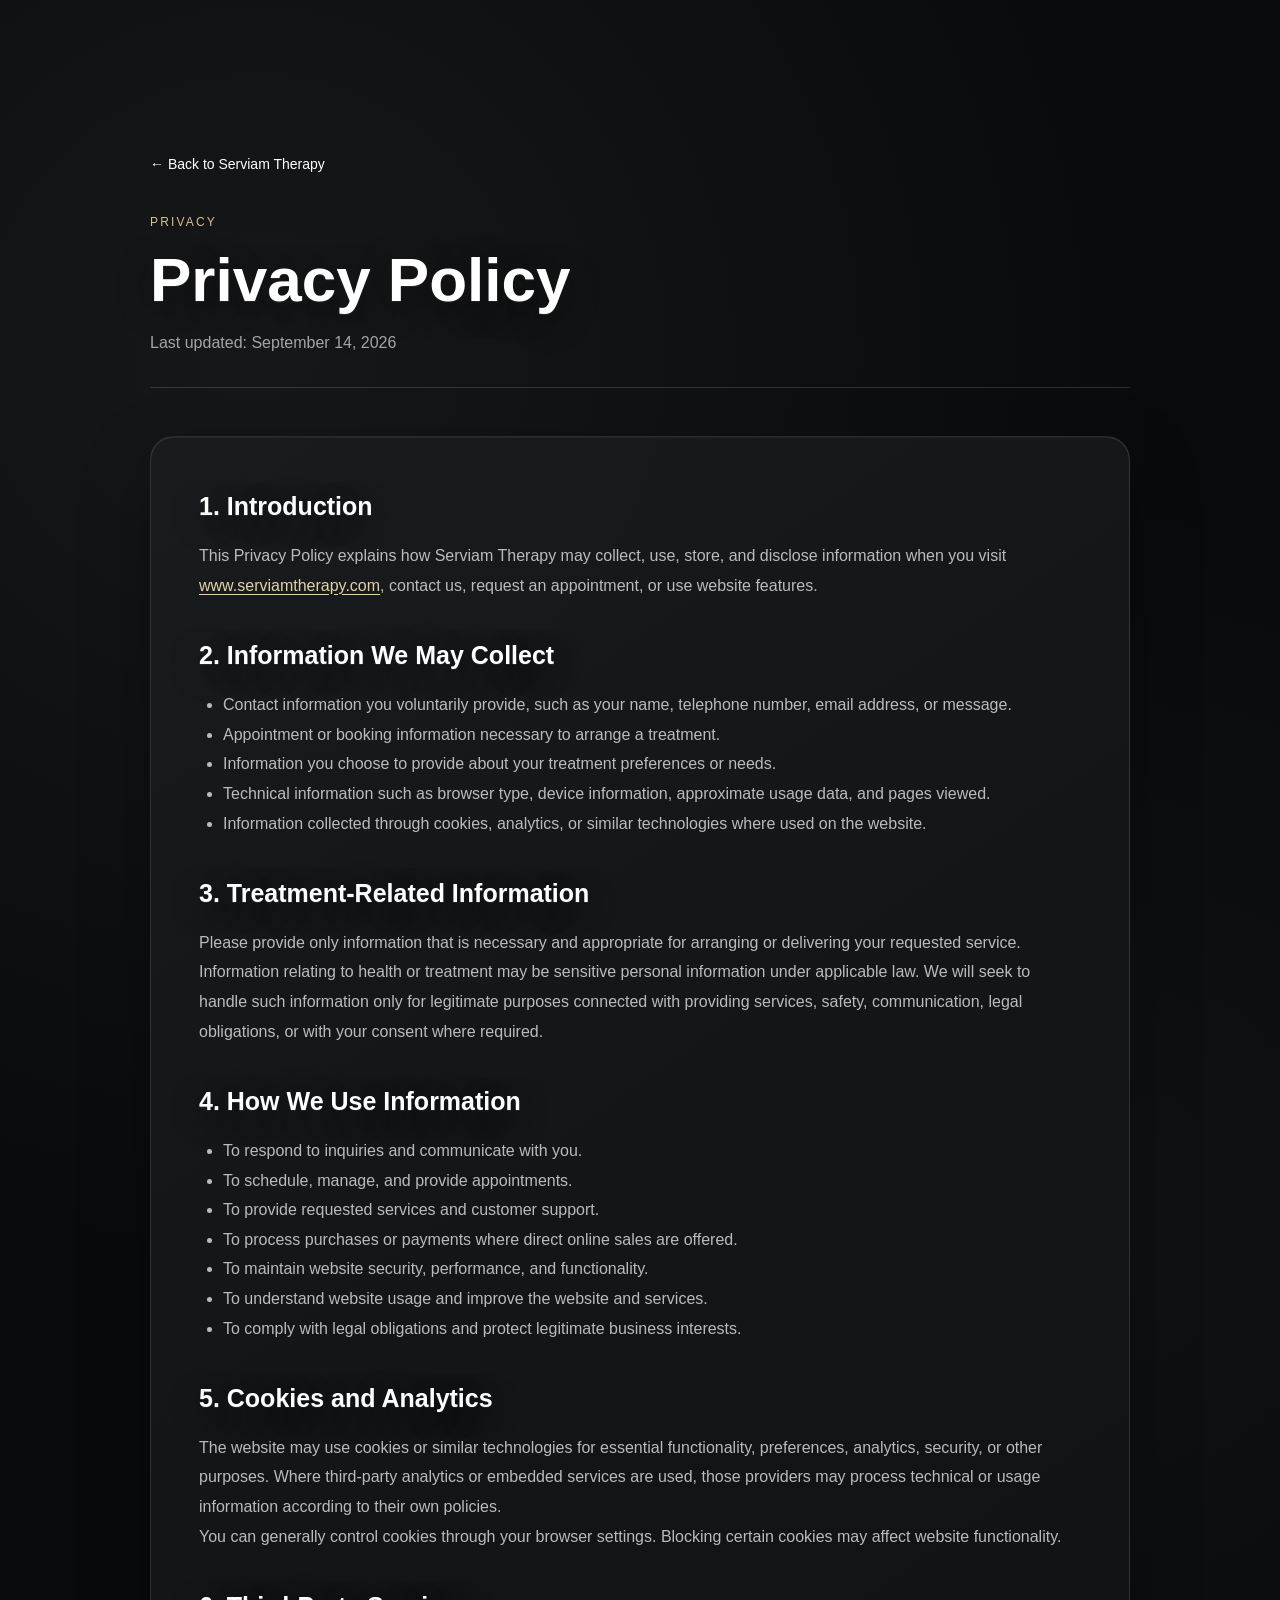
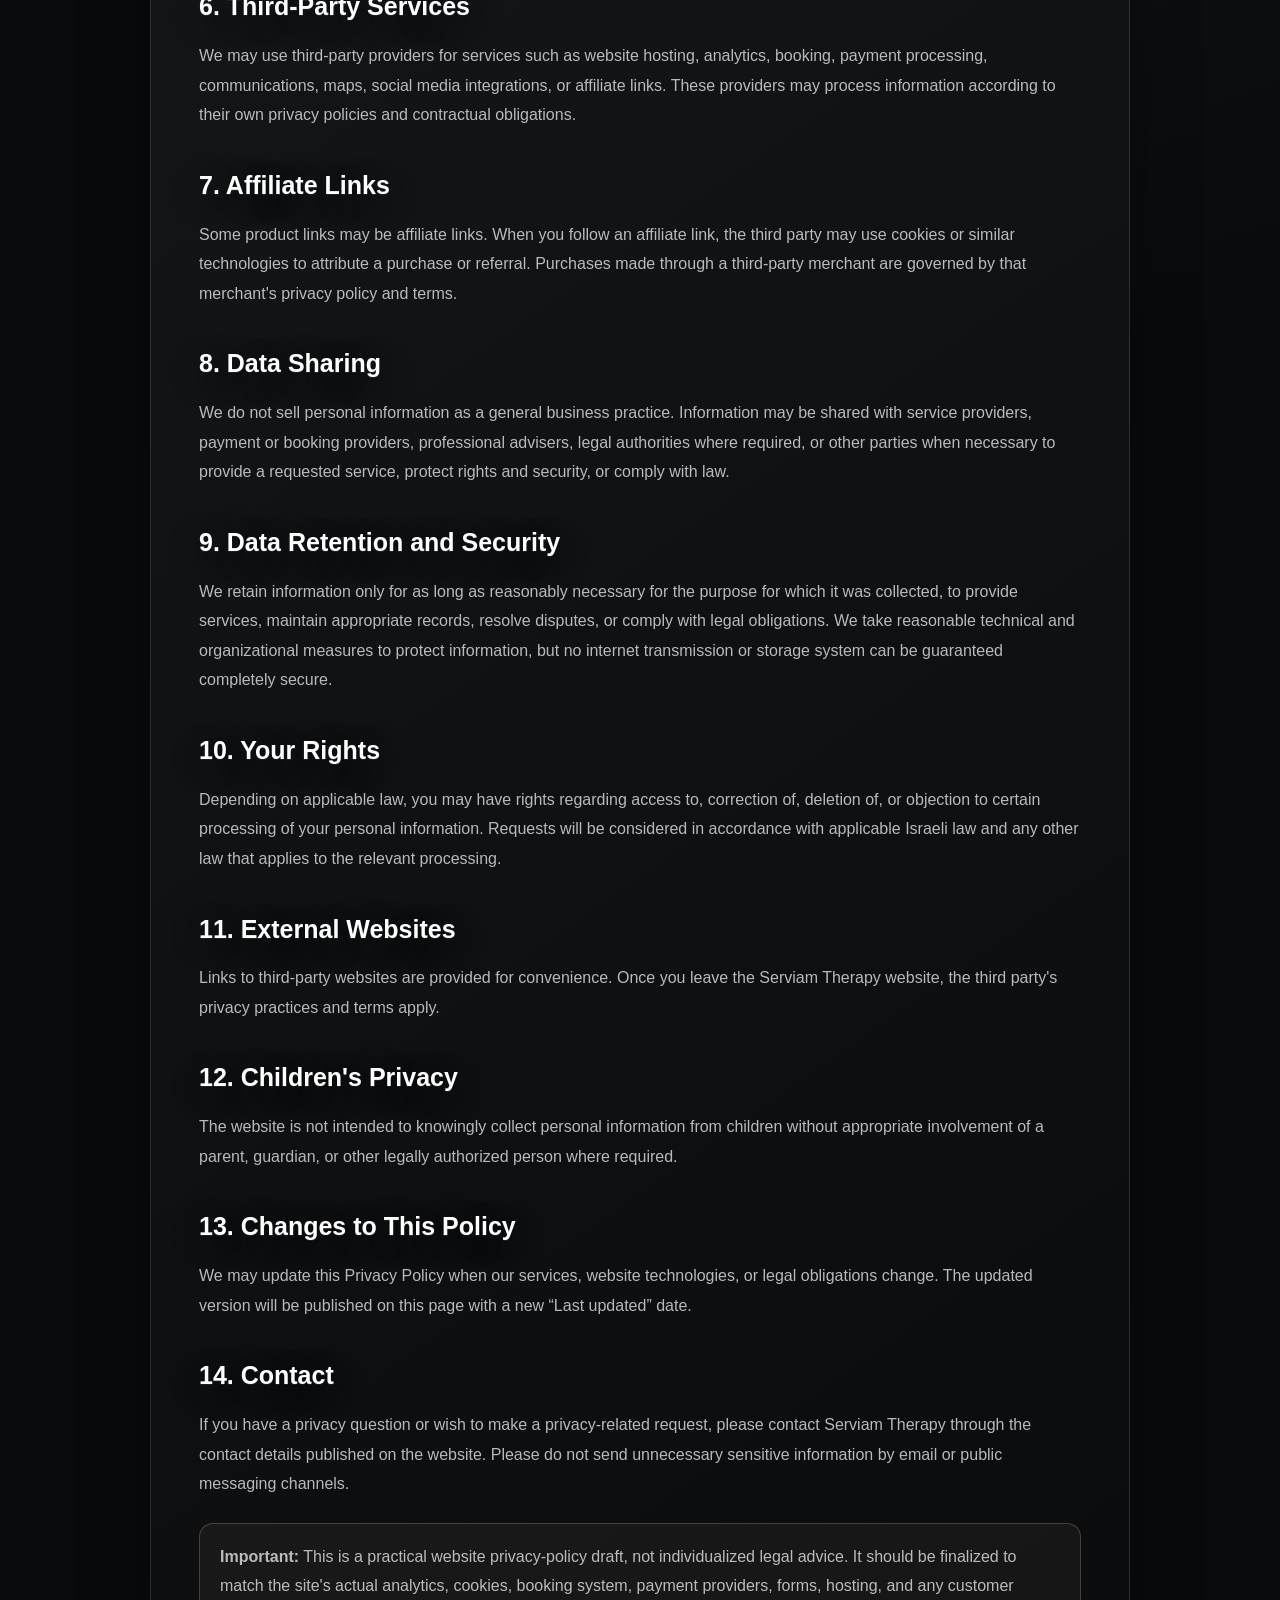
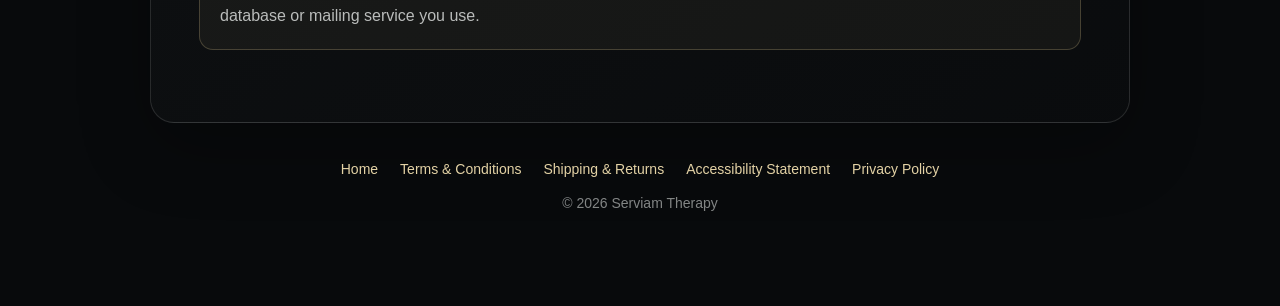
<file: privacy-policy.html>
<!DOCTYPE html>
<html lang="en" dir="ltr">
<head>
    <meta charset="UTF-8">
    <meta name="viewport" content="width=device-width, initial-scale=1.0">
    <meta name="robots" content="index, follow">
    <meta name="author" content="Serviam Therapy">
    <title>Privacy Policy | Serviam Therapy</title>
    <link rel="stylesheet" href="css/style.css">
    <link rel="stylesheet" href="css/legal.css">
</head>
<body class="legal-page">

<main class="legal-wrap">
    <a class="legal-back" href="index.html" aria-label="Back to Serviam Therapy homepage">← Back to Serviam Therapy</a>

    <header class="legal-header">
        <span class="legal-kicker">Privacy</span>
        <h1>Privacy Policy</h1>
        <p>Last updated: September 14, 2026</p>
    </header>

    <article class="legal-card">

<h2>1. Introduction</h2>
<p>This Privacy Policy explains how Serviam Therapy may collect, use, store, and disclose information when you visit <a href="https://www.serviamtherapy.com/">www.serviamtherapy.com</a>, contact us, request an appointment, or use website features.</p>

<h2>2. Information We May Collect</h2>
<ul>
<li>Contact information you voluntarily provide, such as your name, telephone number, email address, or message.</li>
<li>Appointment or booking information necessary to arrange a treatment.</li>
<li>Information you choose to provide about your treatment preferences or needs.</li>
<li>Technical information such as browser type, device information, approximate usage data, and pages viewed.</li>
<li>Information collected through cookies, analytics, or similar technologies where used on the website.</li>
</ul>

<h2>3. Treatment-Related Information</h2>
<p>Please provide only information that is necessary and appropriate for arranging or delivering your requested service. Information relating to health or treatment may be sensitive personal information under applicable law. We will seek to handle such information only for legitimate purposes connected with providing services, safety, communication, legal obligations, or with your consent where required.</p>

<h2>4. How We Use Information</h2>
<ul>
<li>To respond to inquiries and communicate with you.</li>
<li>To schedule, manage, and provide appointments.</li>
<li>To provide requested services and customer support.</li>
<li>To process purchases or payments where direct online sales are offered.</li>
<li>To maintain website security, performance, and functionality.</li>
<li>To understand website usage and improve the website and services.</li>
<li>To comply with legal obligations and protect legitimate business interests.</li>
</ul>

<h2>5. Cookies and Analytics</h2>
<p>The website may use cookies or similar technologies for essential functionality, preferences, analytics, security, or other purposes. Where third-party analytics or embedded services are used, those providers may process technical or usage information according to their own policies.</p>
<p>You can generally control cookies through your browser settings. Blocking certain cookies may affect website functionality.</p>

<h2>6. Third-Party Services</h2>
<p>We may use third-party providers for services such as website hosting, analytics, booking, payment processing, communications, maps, social media integrations, or affiliate links. These providers may process information according to their own privacy policies and contractual obligations.</p>

<h2>7. Affiliate Links</h2>
<p>Some product links may be affiliate links. When you follow an affiliate link, the third party may use cookies or similar technologies to attribute a purchase or referral. Purchases made through a third-party merchant are governed by that merchant's privacy policy and terms.</p>

<h2>8. Data Sharing</h2>
<p>We do not sell personal information as a general business practice. Information may be shared with service providers, payment or booking providers, professional advisers, legal authorities where required, or other parties when necessary to provide a requested service, protect rights and security, or comply with law.</p>

<h2>9. Data Retention and Security</h2>
<p>We retain information only for as long as reasonably necessary for the purpose for which it was collected, to provide services, maintain appropriate records, resolve disputes, or comply with legal obligations. We take reasonable technical and organizational measures to protect information, but no internet transmission or storage system can be guaranteed completely secure.</p>

<h2>10. Your Rights</h2>
<p>Depending on applicable law, you may have rights regarding access to, correction of, deletion of, or objection to certain processing of your personal information. Requests will be considered in accordance with applicable Israeli law and any other law that applies to the relevant processing.</p>

<h2>11. External Websites</h2>
<p>Links to third-party websites are provided for convenience. Once you leave the Serviam Therapy website, the third party's privacy practices and terms apply.</p>

<h2>12. Children's Privacy</h2>
<p>The website is not intended to knowingly collect personal information from children without appropriate involvement of a parent, guardian, or other legally authorized person where required.</p>

<h2>13. Changes to This Policy</h2>
<p>We may update this Privacy Policy when our services, website technologies, or legal obligations change. The updated version will be published on this page with a new “Last updated” date.</p>

<h2>14. Contact</h2>
<p>If you have a privacy question or wish to make a privacy-related request, please contact Serviam Therapy through the contact details published on the website. Please do not send unnecessary sensitive information by email or public messaging channels.</p>

<div class="legal-note"><p><strong>Important:</strong> This is a practical website privacy-policy draft, not individualized legal advice. It should be finalized to match the site's actual analytics, cookies, booking system, payment providers, forms, hosting, and any customer database or mailing service you use.</p></div>

    </article>

    <nav class="legal-footer legal-nav" aria-label="Legal information">
        <a href="index.html">Home</a>
        <a href="terms.html">Terms & Conditions</a>
        <a href="shipping-returns.html">Shipping & Returns</a>
        <a href="accessibility-statement.html">Accessibility Statement</a>
        <a href="privacy-policy.html">Privacy Policy</a>
        <span>© 2026 Serviam Therapy</span>
    </nav>
</main>

</body>
</html>
</file>
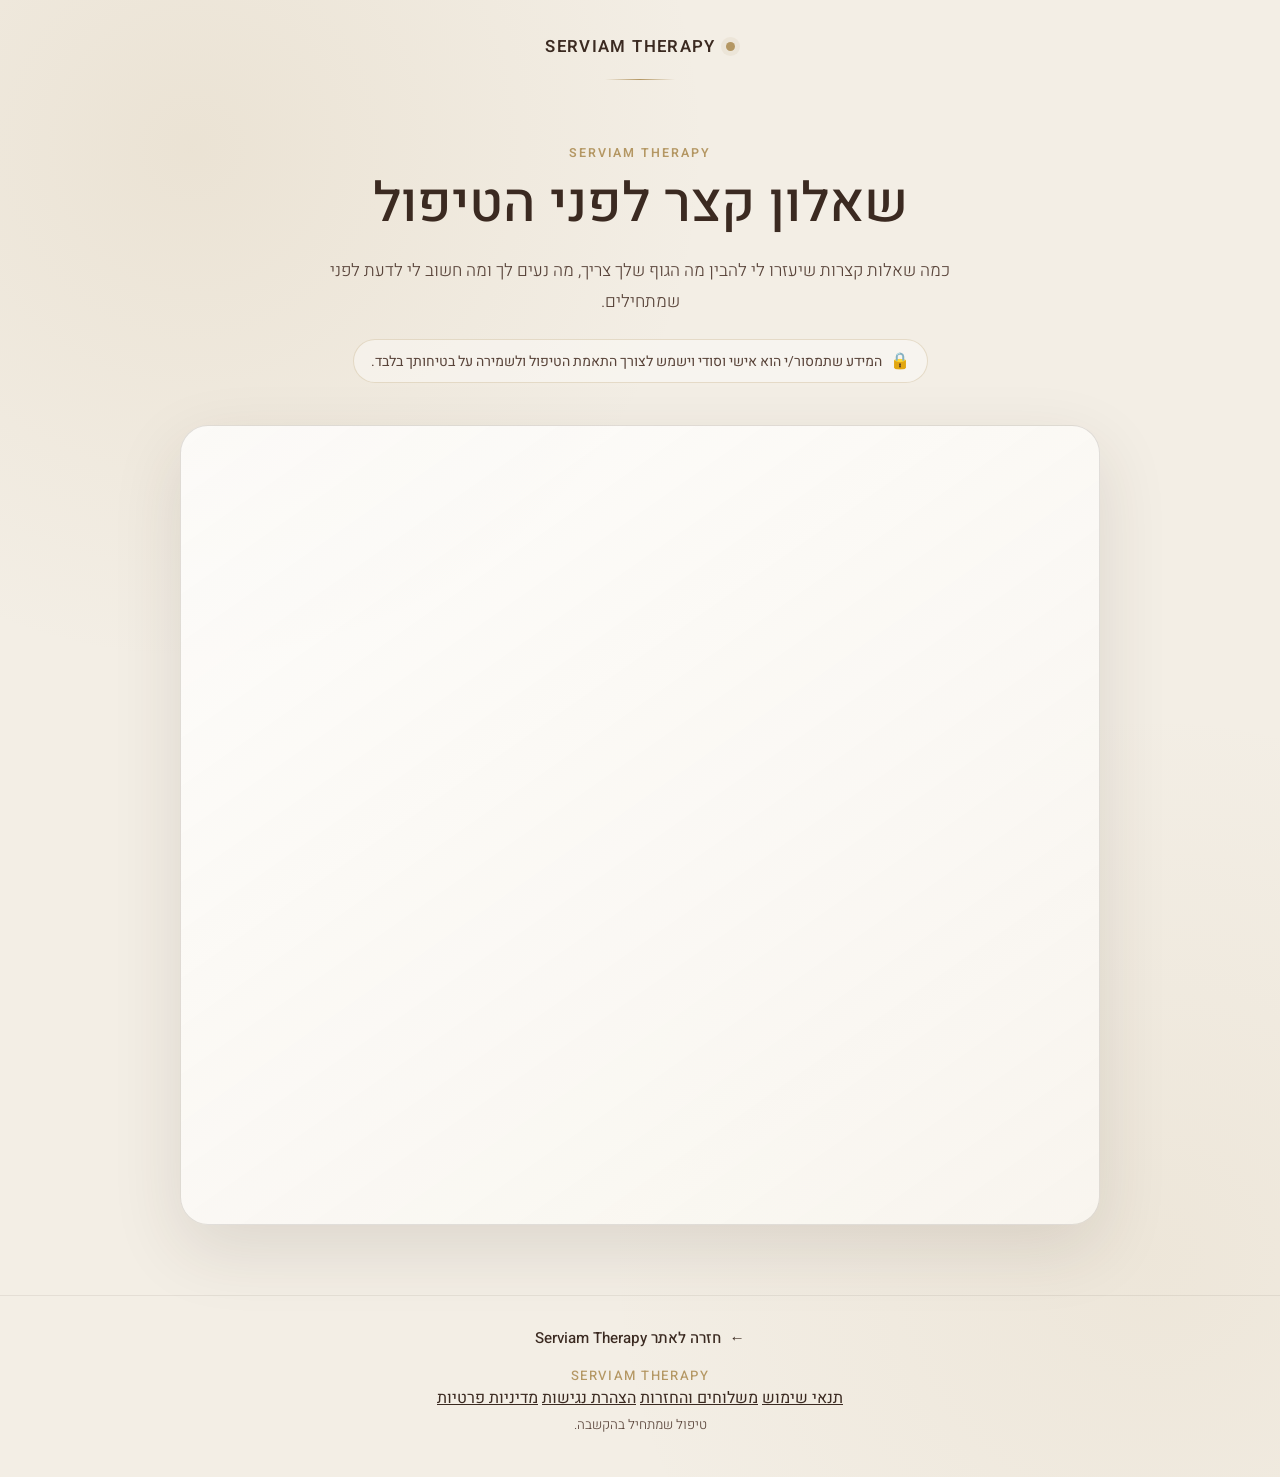
<file: questionnaire.html>
<!DOCTYPE html>
<html lang="he" dir="rtl">
<head>
    <meta charset="UTF-8">
    <meta name="viewport" content="width=device-width, initial-scale=1.0">

    <title>שאלון לפני הטיפול | Serviam Therapy</title>

    <meta
        name="description"
        content="שאלון קצר לפני הטיפול ב-Serviam Therapy, כדי להתאים את הטיפול בצורה המדויקת והנוחה ביותר עבורך."
    >

    <!-- Google Font -->
    <link rel="preconnect" href="https://fonts.googleapis.com">
    <link rel="preconnect" href="https://fonts.gstatic.com" crossorigin>
    <link
        href="https://fonts.googleapis.com/css2?family=Heebo:wght@300;400;500;600;700&display=swap"
        rel="stylesheet"
    >

    <!-- Tally -->

    <style>
        /* =========================================================
           SERVIAM THERAPY
           PRE-TREATMENT QUESTIONNAIRE PAGE
        ========================================================= */

        :root {
            --ivory: #f3eee5;
            --ivory-soft: #ebe3d6;
            --cream: #faf7f1;
            --espresso: #3b2a21;
            --espresso-soft: #59443a;
            --gold: #b49763;
            --gold-light: #d2bc8b;
            --line: rgba(59, 42, 33, 0.14);
            --shadow: 0 24px 70px rgba(59, 42, 33, 0.12);
        }

        * {
            box-sizing: border-box;
        }

        html {
            scroll-behavior: smooth;
        }

        body {
            margin: 0;
            min-height: 100vh;
            background:
                radial-gradient(
                    circle at 15% 10%,
                    rgba(180, 151, 99, 0.13),
                    transparent 30%
                ),
                radial-gradient(
                    circle at 90% 85%,
                    rgba(180, 151, 99, 0.09),
                    transparent 32%
                ),
                var(--ivory);
            color: var(--espresso);
            font-family: "Heebo", sans-serif;
            -webkit-font-smoothing: antialiased;
        }

        a {
            color: inherit;
        }

        /* =========================================================
           HEADER
        ========================================================= */

        .questionnaire-header {
            position: relative;
            padding: 34px 24px 26px;
            text-align: center;
        }

        .brand {
            display: inline-flex;
            align-items: center;
            justify-content: center;
            text-decoration: none;
            color: var(--espresso);
            font-size: 1.05rem;
            font-weight: 600;
            letter-spacing: 0.08em;
        }

        .brand-mark {
            width: 9px;
            height: 9px;
            margin-left: 10px;
            border-radius: 50%;
            background: var(--gold);
            box-shadow: 0 0 0 5px rgba(180, 151, 99, 0.10);
        }

        .header-line {
            width: 70px;
            height: 1px;
            margin: 20px auto 0;
            background: linear-gradient(
                90deg,
                transparent,
                var(--gold),
                transparent
            );
        }

        /* =========================================================
           INTRO
        ========================================================= */

        .questionnaire-intro {
            max-width: 760px;
            margin: 0 auto;
            padding: 38px 24px 30px;
            text-align: center;
        }

        .eyebrow {
            margin: 0 0 12px;
            color: var(--gold);
            font-size: 0.78rem;
            font-weight: 600;
            letter-spacing: 0.16em;
        }

        .questionnaire-intro h1 {
            margin: 0;
            color: var(--espresso);
            font-size: clamp(2rem, 5vw, 3.4rem);
            line-height: 1.12;
            font-weight: 500;
        }

        .intro-subtitle {
            max-width: 620px;
            margin: 20px auto 0;
            color: var(--espresso-soft);
            font-size: 1.08rem;
            line-height: 1.8;
            font-weight: 300;
        }

        .privacy-note {
            display: inline-flex;
            align-items: center;
            gap: 8px;
            margin-top: 22px;
            padding: 9px 17px;
            border: 1px solid rgba(180, 151, 99, 0.28);
            border-radius: 999px;
            background: rgba(255, 255, 255, 0.38);
            color: var(--espresso-soft);
            font-size: 0.88rem;
        }

        .privacy-icon {
            color: var(--gold);
            font-size: 1rem;
        }

        /* =========================================================
           FORM CONTAINER
        ========================================================= */

        .questionnaire-wrapper {
            width: min(920px, calc(100% - 32px));
            margin: 12px auto 70px;
            padding: clamp(18px, 4vw, 42px);
            border: 1px solid var(--line);
            border-radius: 28px;
            background:
                linear-gradient(
                    145deg,
                    rgba(255, 255, 255, 0.76),
                    rgba(250, 247, 241, 0.88)
                );
            box-shadow: var(--shadow);
        }

        .tally-container {
            width: 100%;
            min-height: 650px;
        }

        /* =========================================================
           FOOTER
        ========================================================= */

        .questionnaire-footer {
            padding: 30px 24px 42px;
            text-align: center;
            border-top: 1px solid rgba(59, 42, 33, 0.08);
        }

        .footer-back {
            display: inline-flex;
            align-items: center;
            gap: 8px;
            color: var(--espresso);
            text-decoration: none;
            font-size: 0.95rem;
            font-weight: 500;
            transition:
                color 0.25s ease,
                transform 0.25s ease;
        }

        .footer-back:hover {
            color: var(--gold);
            transform: translateY(-2px);
        }

        .footer-brand {
            margin-top: 16px;
            color: var(--gold);
            font-size: 0.82rem;
            letter-spacing: 0.12em;
            font-weight: 500;
        }

        .footer-tagline {
            margin-top: 5px;
            color: var(--espresso-soft);
            font-size: 0.84rem;
            font-weight: 300;
        }

        /* =========================================================
           MOBILE
        ========================================================= */

        @media (max-width: 700px) {

            .questionnaire-header {
                padding-top: 24px;
            }

            .questionnaire-intro {
                padding-top: 26px;
            }

            .intro-subtitle {
                font-size: 1rem;
                line-height: 1.7;
            }

            .privacy-note {
                max-width: 100%;
                border-radius: 16px;
                line-height: 1.5;
            }

            .questionnaire-wrapper {
                width: calc(100% - 18px);
                margin-top: 4px;
                padding: 8px;
                border-radius: 20px;
            }

            .tally-container {
                min-height: 600px;
            }
        }

        @media (prefers-reduced-motion: reduce) {
            html {
                scroll-behavior: auto;
            }

            .footer-back {
                transition: none;
            }
        }
    </style>
</head>

<body>

    <!-- =========================================================
         HEADER
    ========================================================= -->

    <header class="questionnaire-header">

        <a class="brand" href="index.html" aria-label="Serviam Therapy - חזרה לאתר">
            <span class="brand-mark" aria-hidden="true"></span>
            SERVIAM THERAPY
        </a>

        <div class="header-line" aria-hidden="true"></div>

    </header>


    <!-- =========================================================
         INTRO
    ========================================================= -->

    <main>

        <section class="questionnaire-intro">

            <p class="eyebrow">SERVIAM THERAPY</p>

            <h1>שאלון קצר לפני הטיפול</h1>

            <p class="intro-subtitle">
                כמה שאלות קצרות שיעזרו לי להבין מה הגוף שלך צריך,
                מה נעים לך ומה חשוב לי לדעת לפני שמתחילים.
            </p>

            <div class="privacy-note">
                <span class="privacy-icon" aria-hidden="true">🔒</span>
                <span>
                    המידע שתמסור/י הוא אישי וסודי וישמש לצורך התאמת הטיפול
                    ולשמירה על בטיחותך בלבד.
                </span>
            </div>

        </section>


        <!-- =====================================================
             TALLY FORM
        ====================================================== -->

        <section
            class="questionnaire-wrapper"
            aria-label="שאלון לפני הטיפול"
        >

           <div class="tally-container">

    <iframe
        data-tally-src="https://tally.so/embed/Y5lgeB?alignLeft=1&hideTitle=1&transparentBackground=1&dynamicHeight=1"
        loading="lazy"
        width="100%"
        height="707"
        frameborder="0"
        marginheight="0"
        marginwidth="0"
        title="Serviam Therapy - שאלון קצר לפני הטיפול"
    ></iframe>

</div>

        </section>

    </main>


    <!-- =========================================================
         FOOTER
    ========================================================= -->

    <footer class="questionnaire-footer">

        <a class="footer-back" href="index.html">
            <span aria-hidden="true">←</span>
            חזרה לאתר Serviam Therapy
        </a>

        <div class="footer-brand">
            SERVIAM THERAPY
        </div>

        <nav class="questionnaire-legal-links" aria-label="מידע משפטי">
            <a href="terms.html">תנאי שימוש</a>
            <a href="shipping-returns.html">משלוחים והחזרות</a>
            <a href="accessibility-statement.html">הצהרת נגישות</a>
            <a href="privacy-policy.html">מדיניות פרטיות</a>
        </nav>

        <div class="footer-tagline">
            טיפול שמתחיל בהקשבה.
        </div>

    </footer>


    <!-- =========================================================
         TALLY INITIALIZATION
    ========================================================= -->

   <script>
    var d = document,
        w = "https://tally.so/widgets/embed.js",
        v = function () {
            if (typeof Tally !== "undefined") {
                Tally.loadEmbeds();
            } else {
                d.querySelectorAll(
                    'iframe[data-tally-src]:not([src])'
                ).forEach(function (e) {
                    e.src = e.dataset.tallySrc;
                });
            }
        };

    if (typeof Tally !== "undefined") {
        v();
    } else if (
        d.querySelector('script[src="' + w + '"]') == null
    ) {
        var s = d.createElement("script");
        s.src = w;
        s.onload = v;
        s.onerror = v;
        d.body.appendChild(s);
    }
</script>

</body>
</html>
</file>
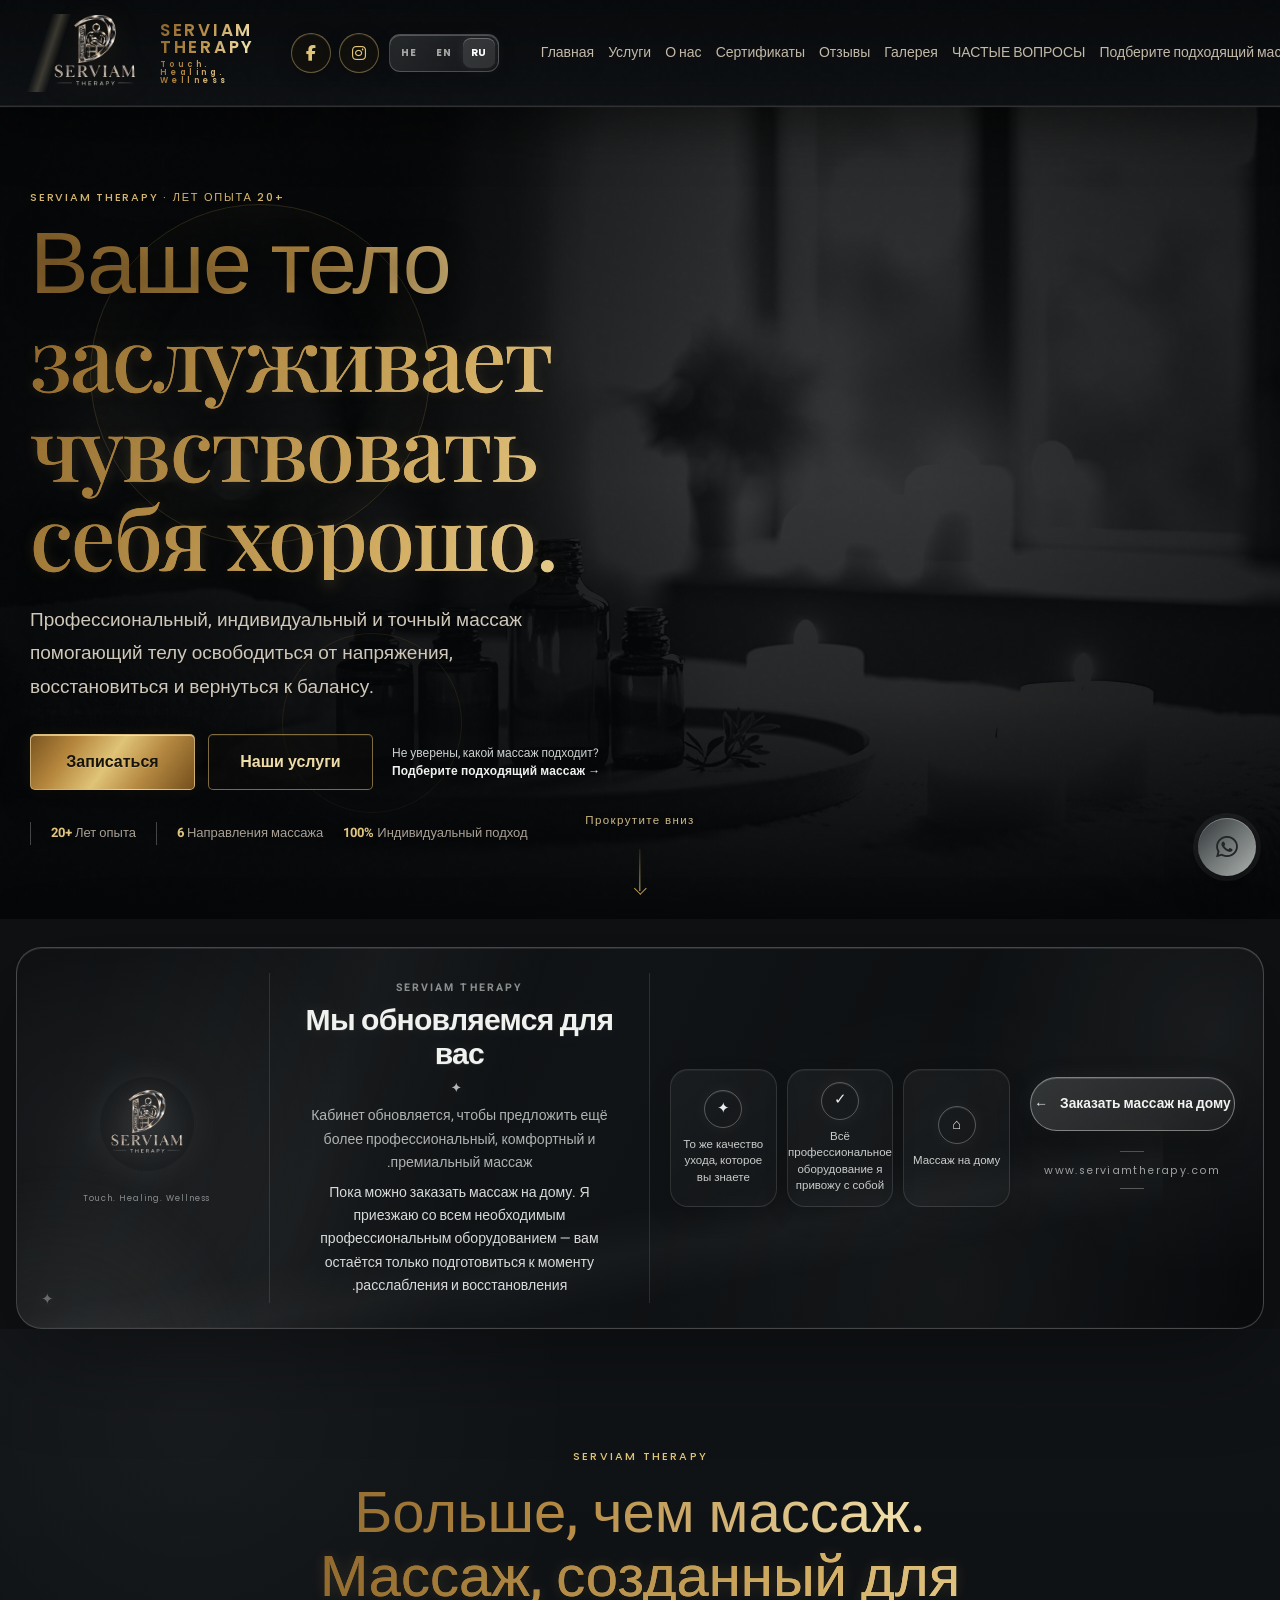
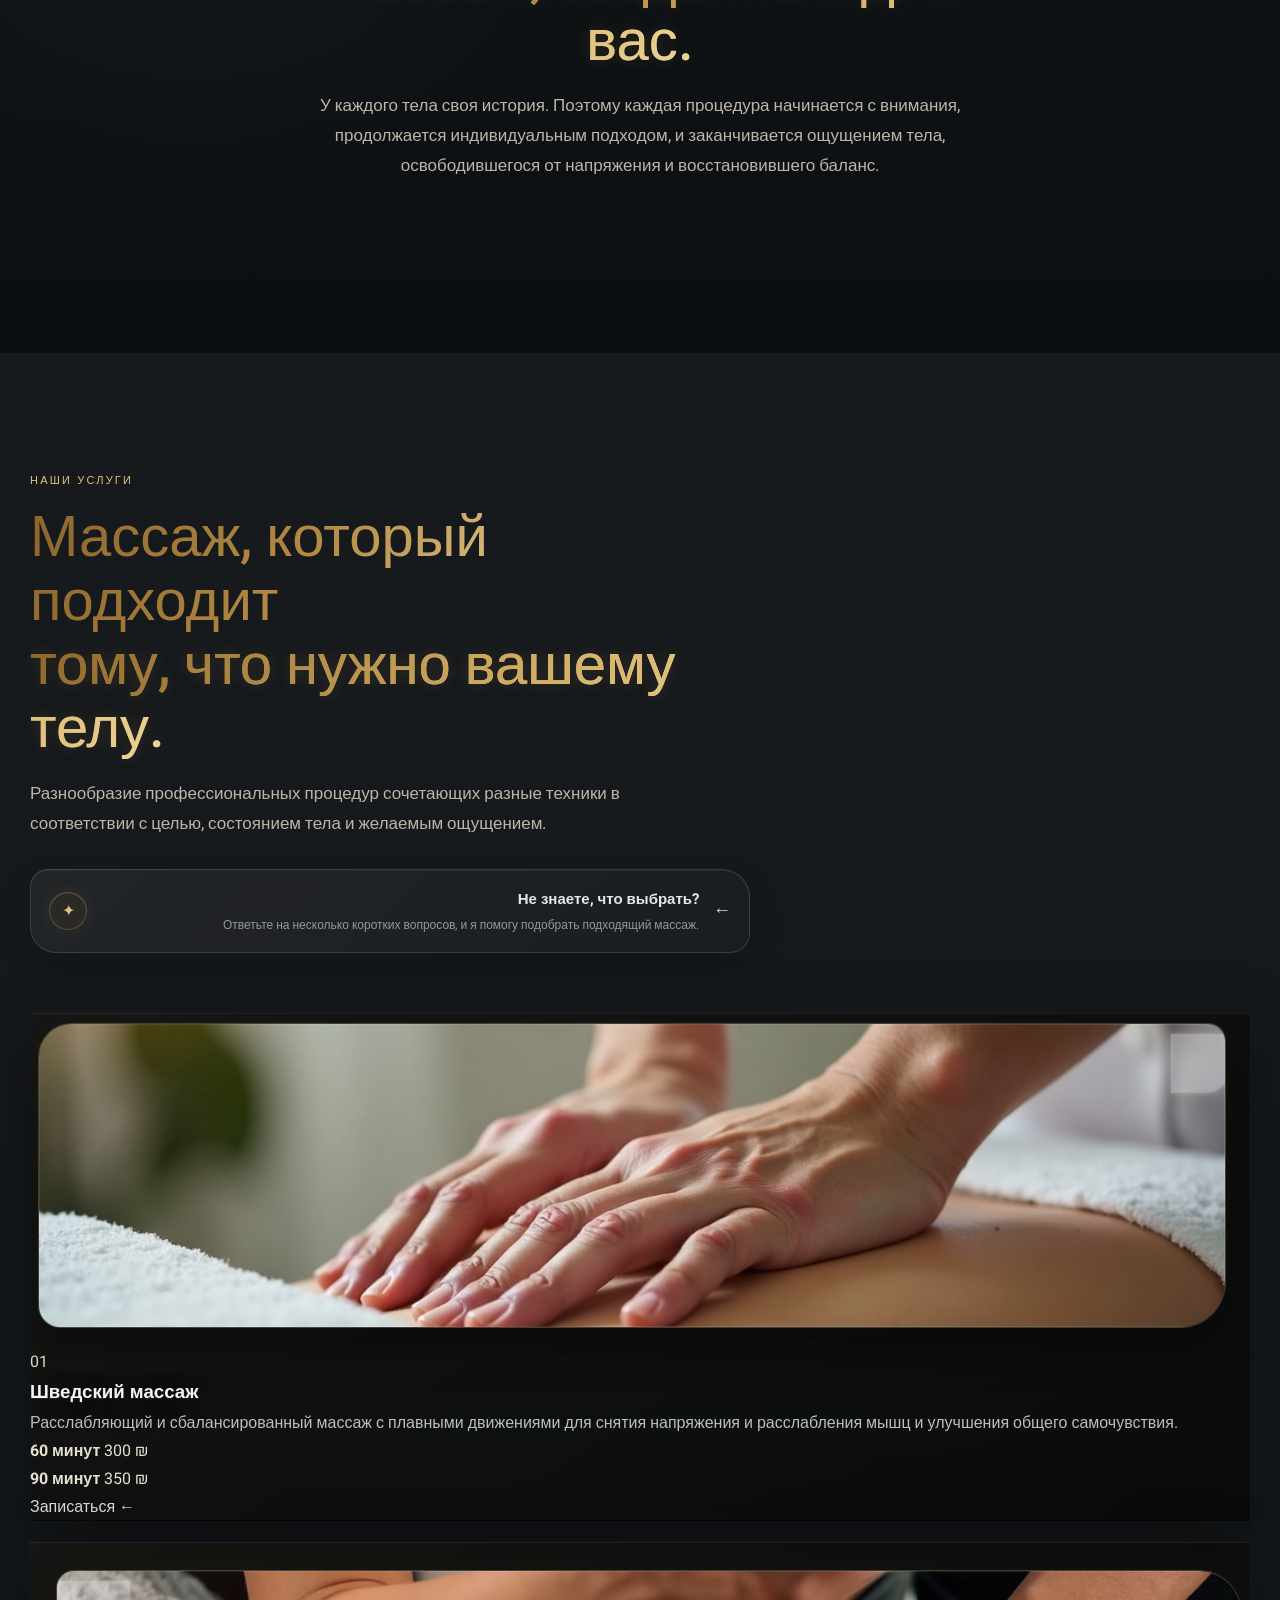
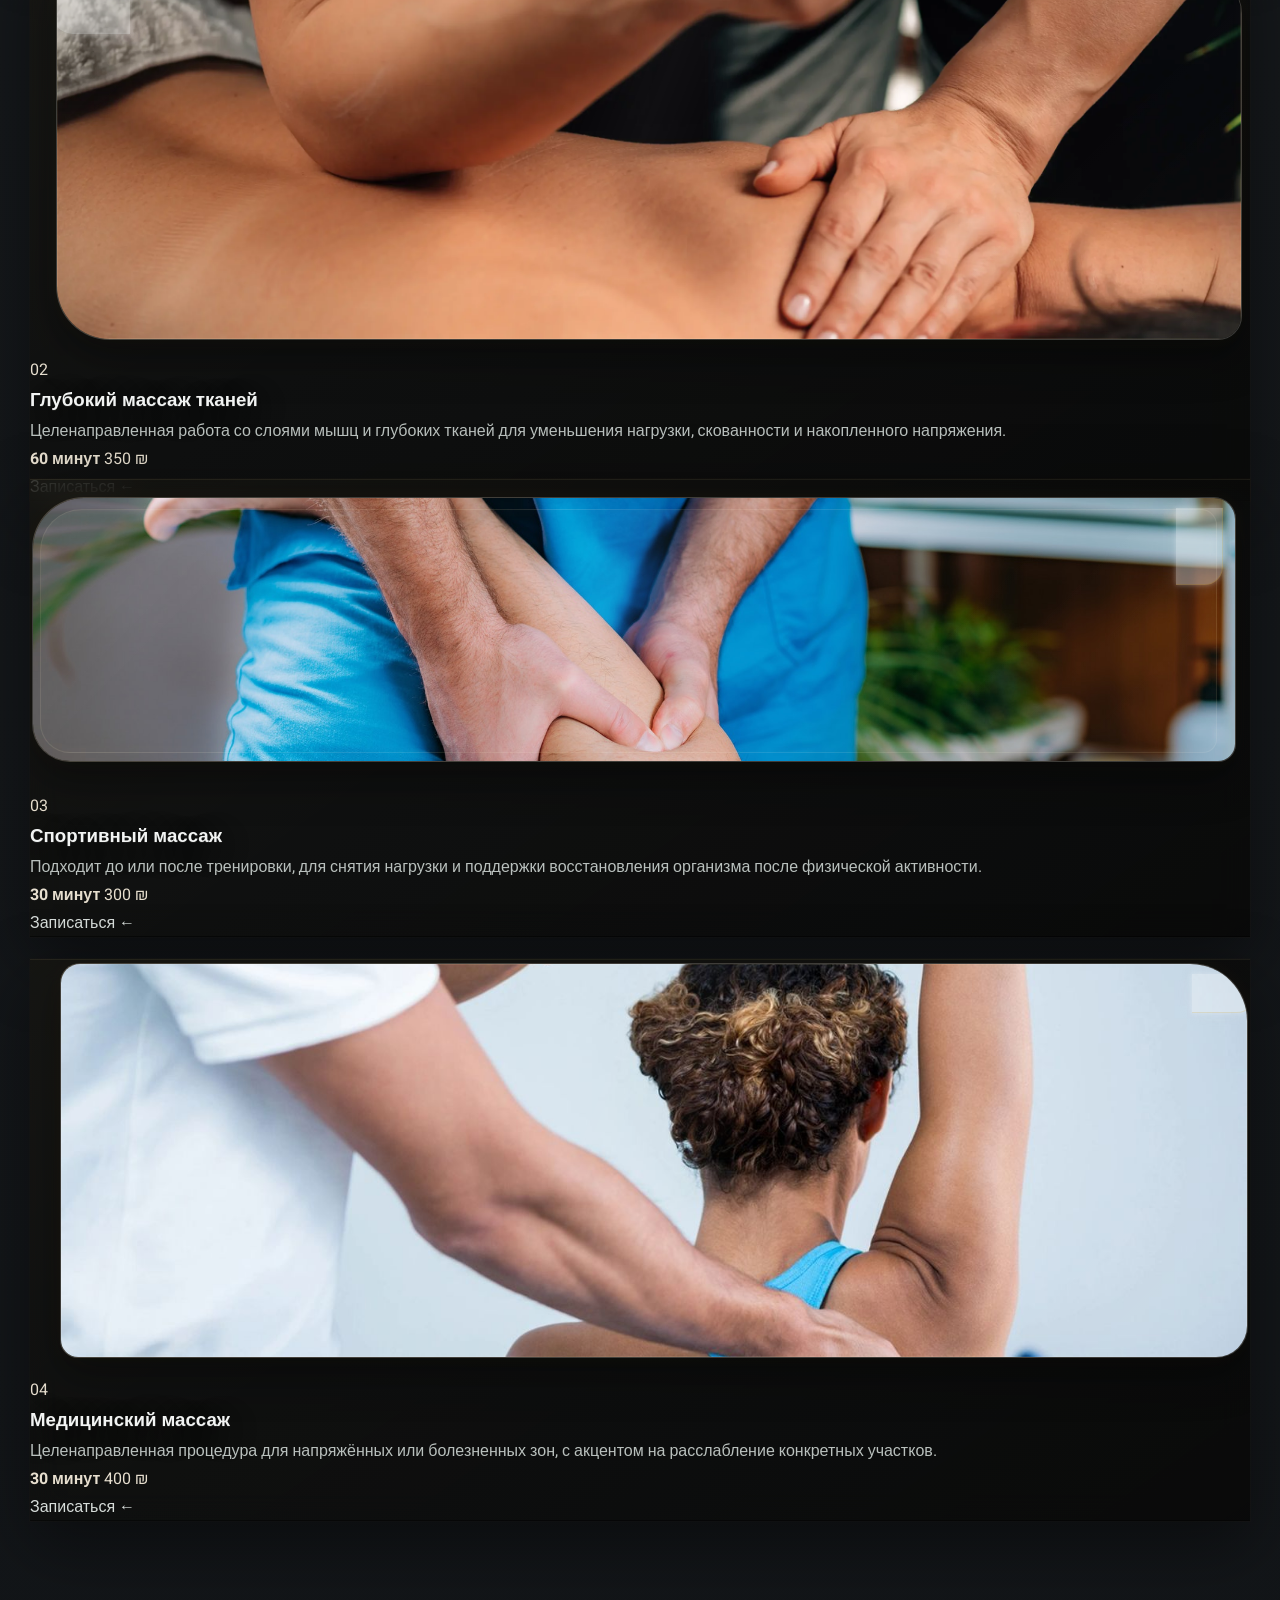
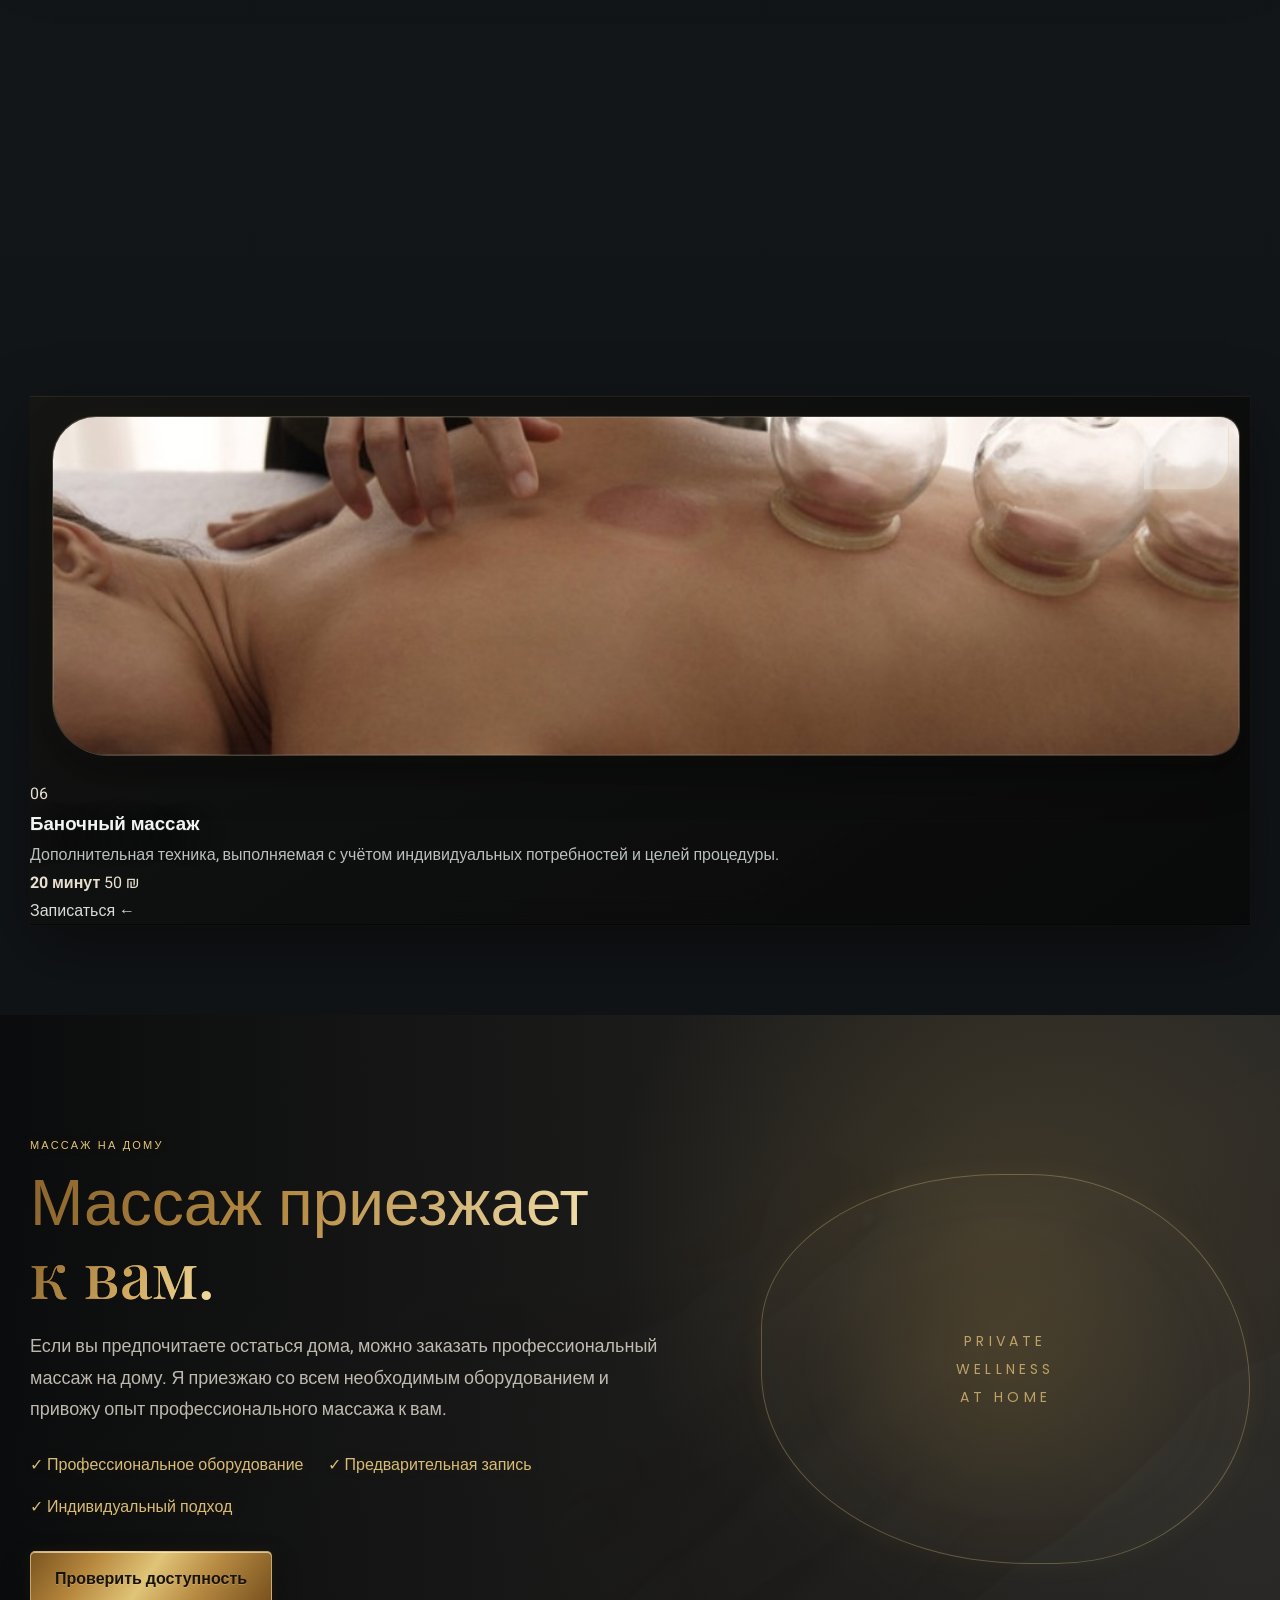
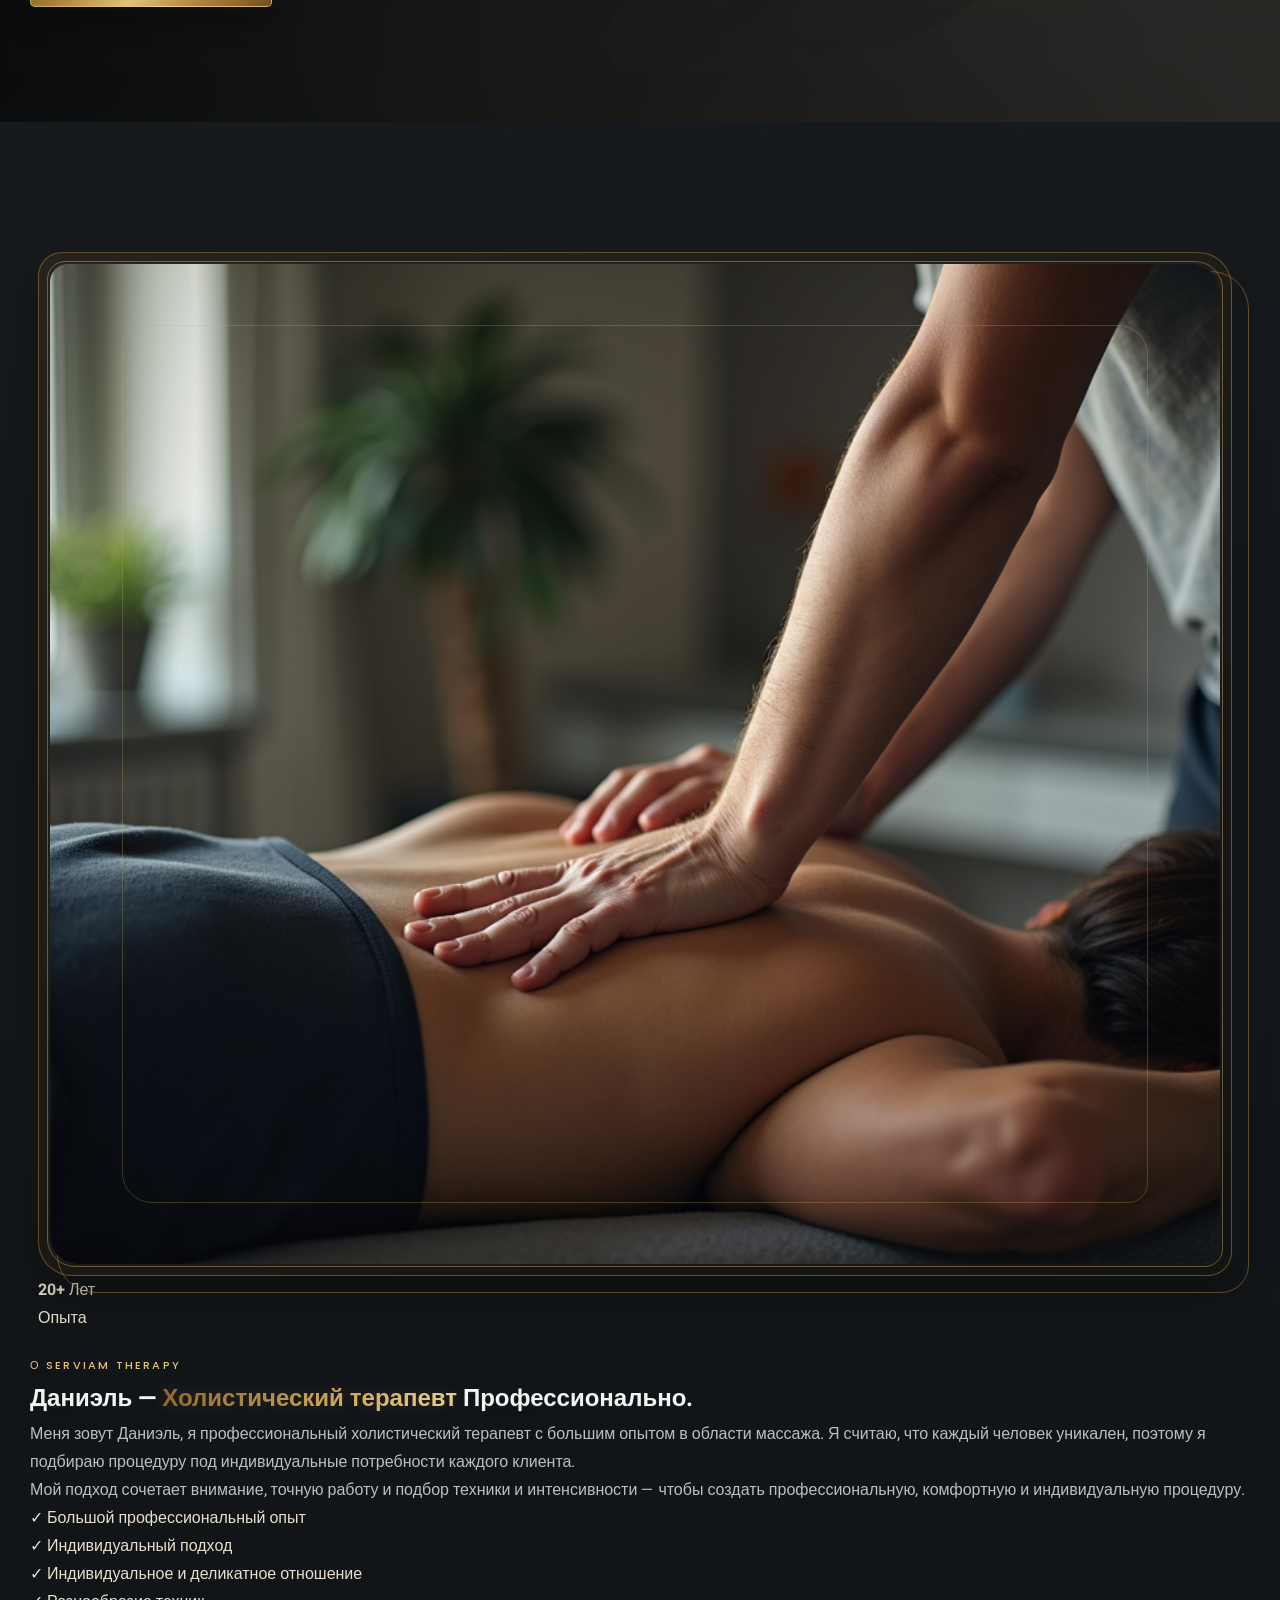
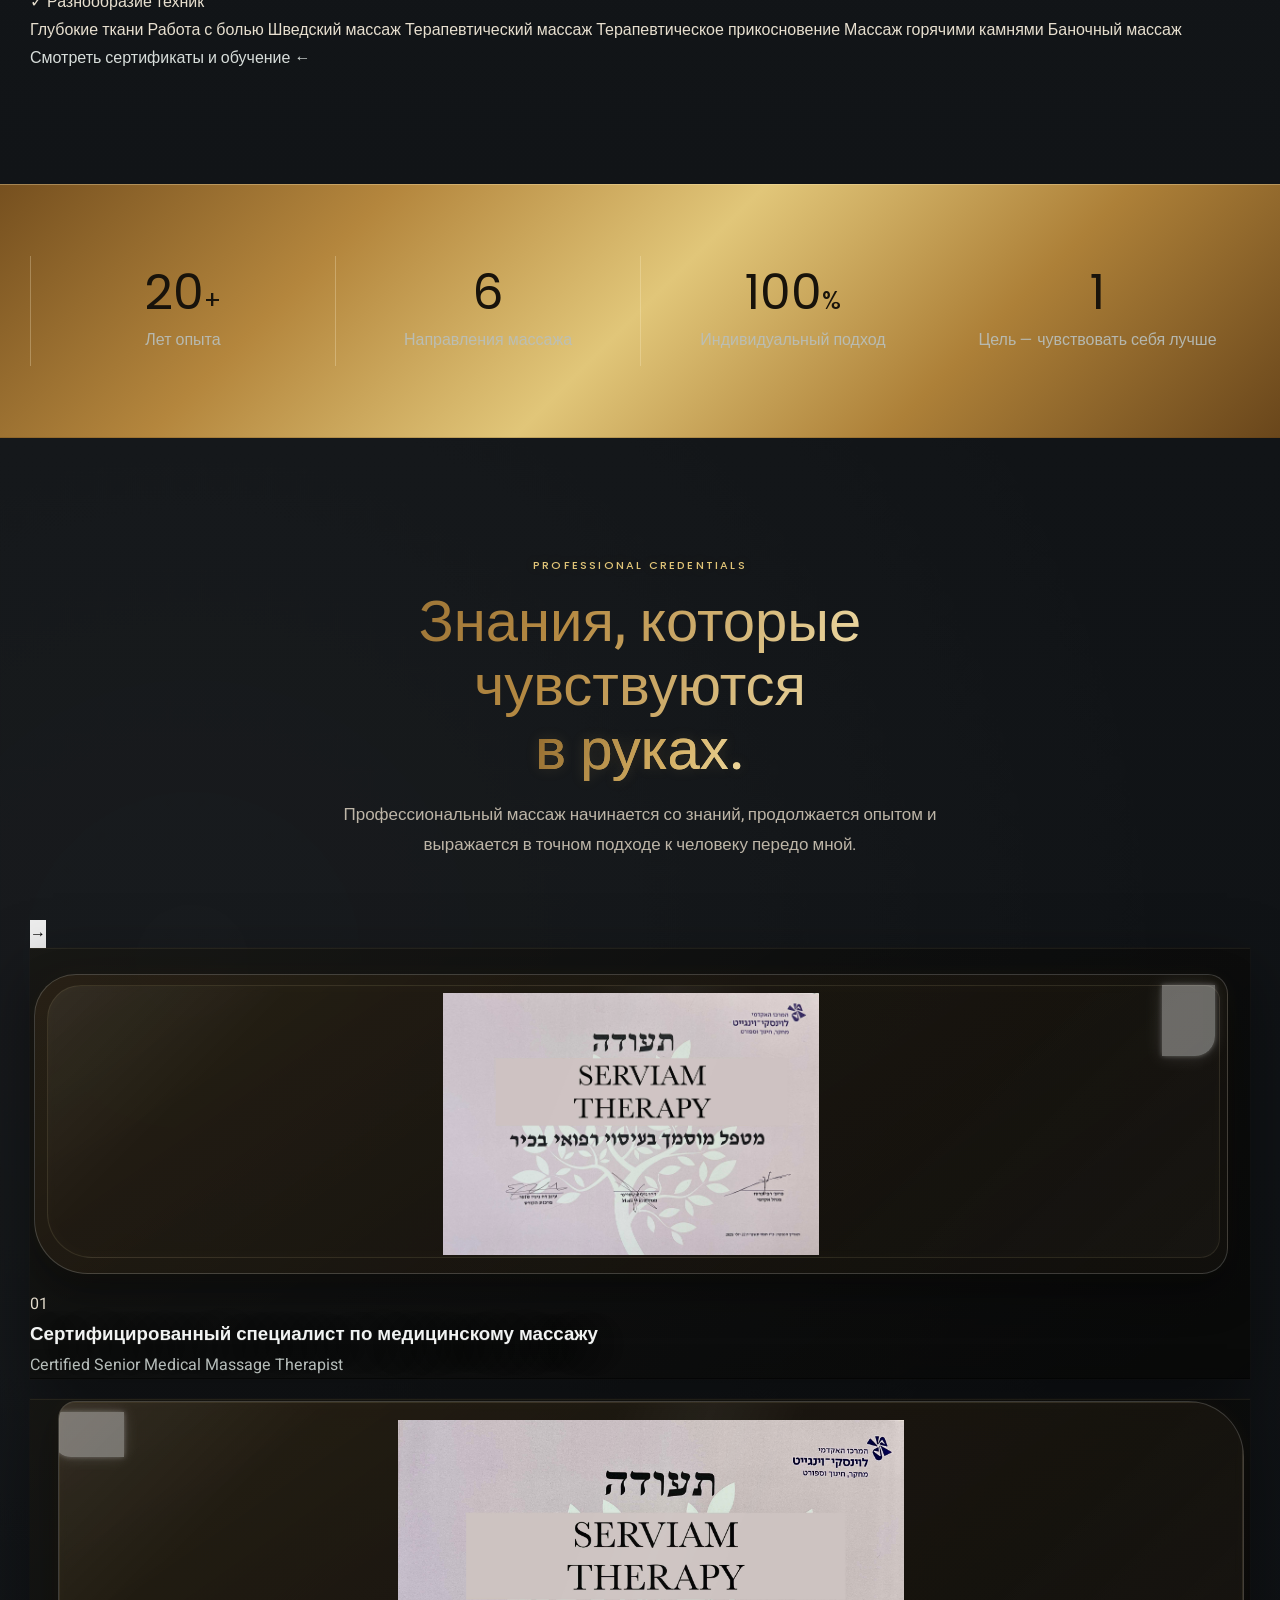
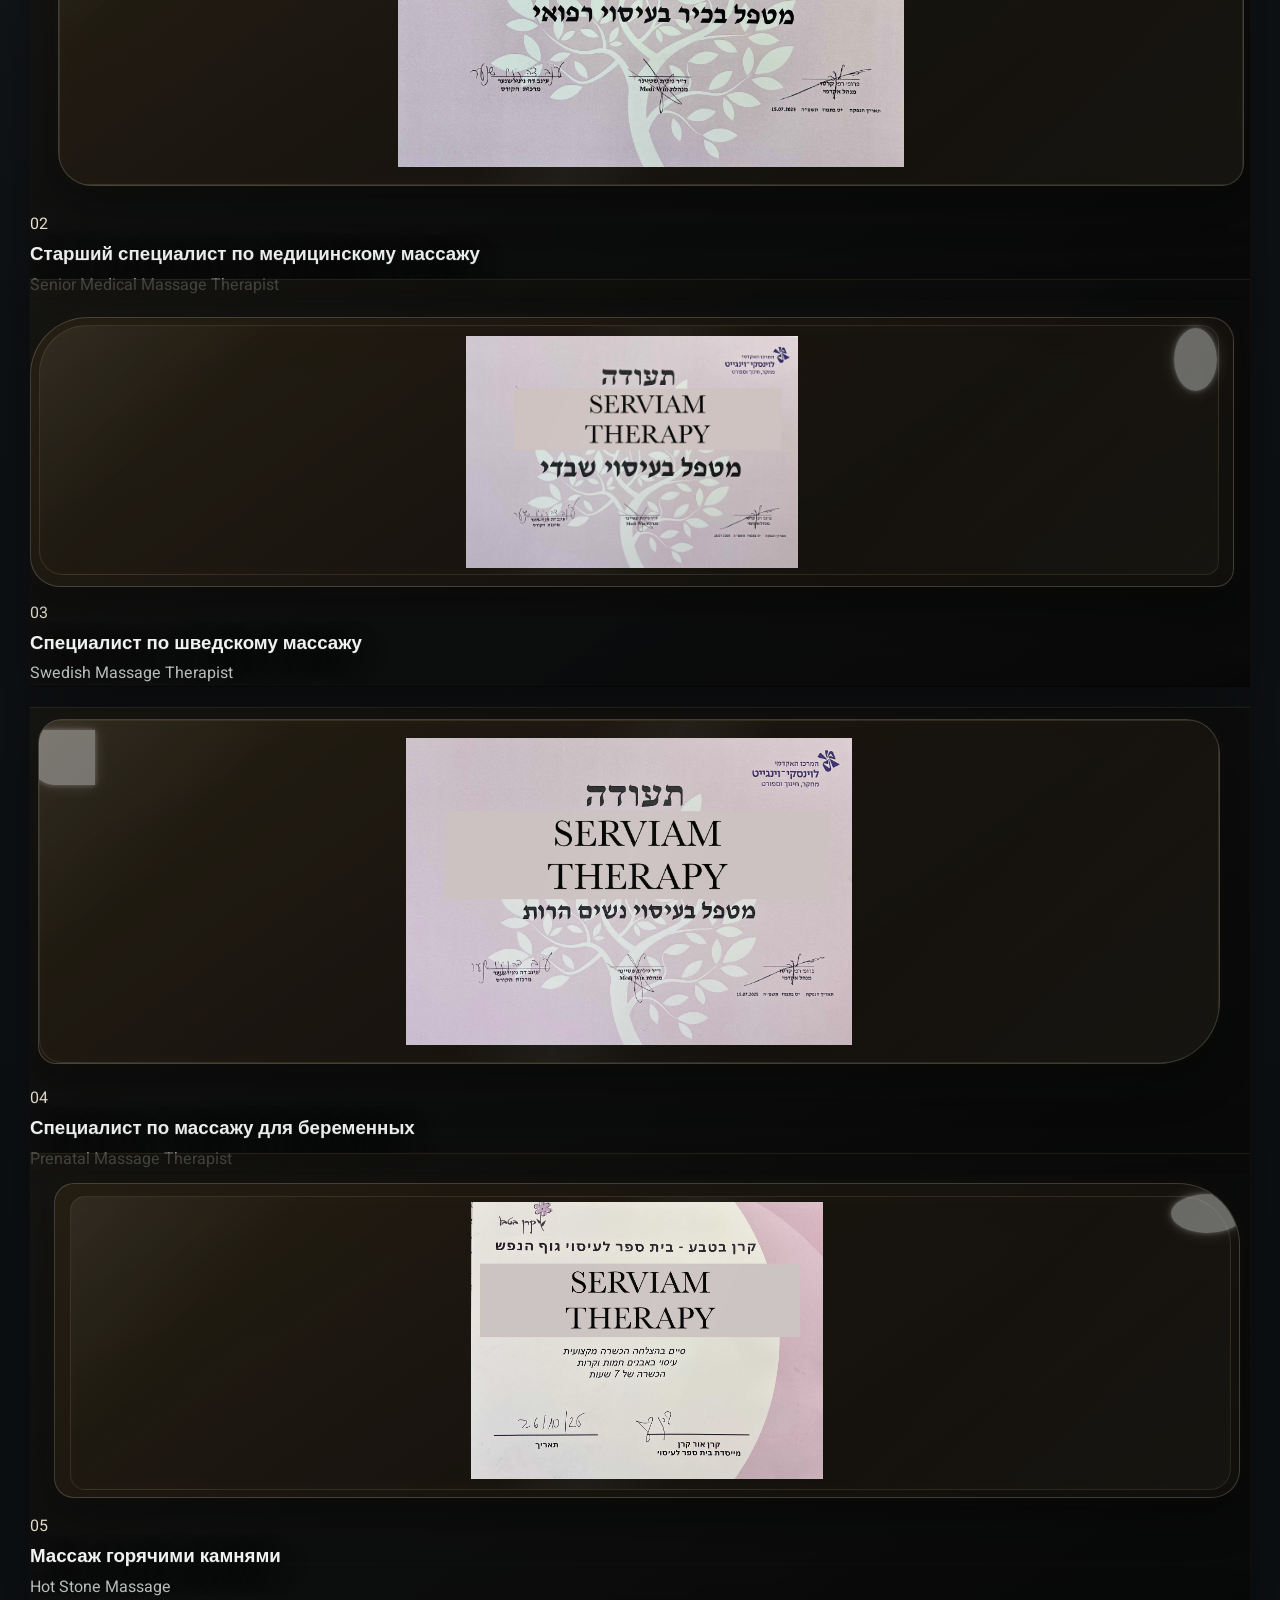
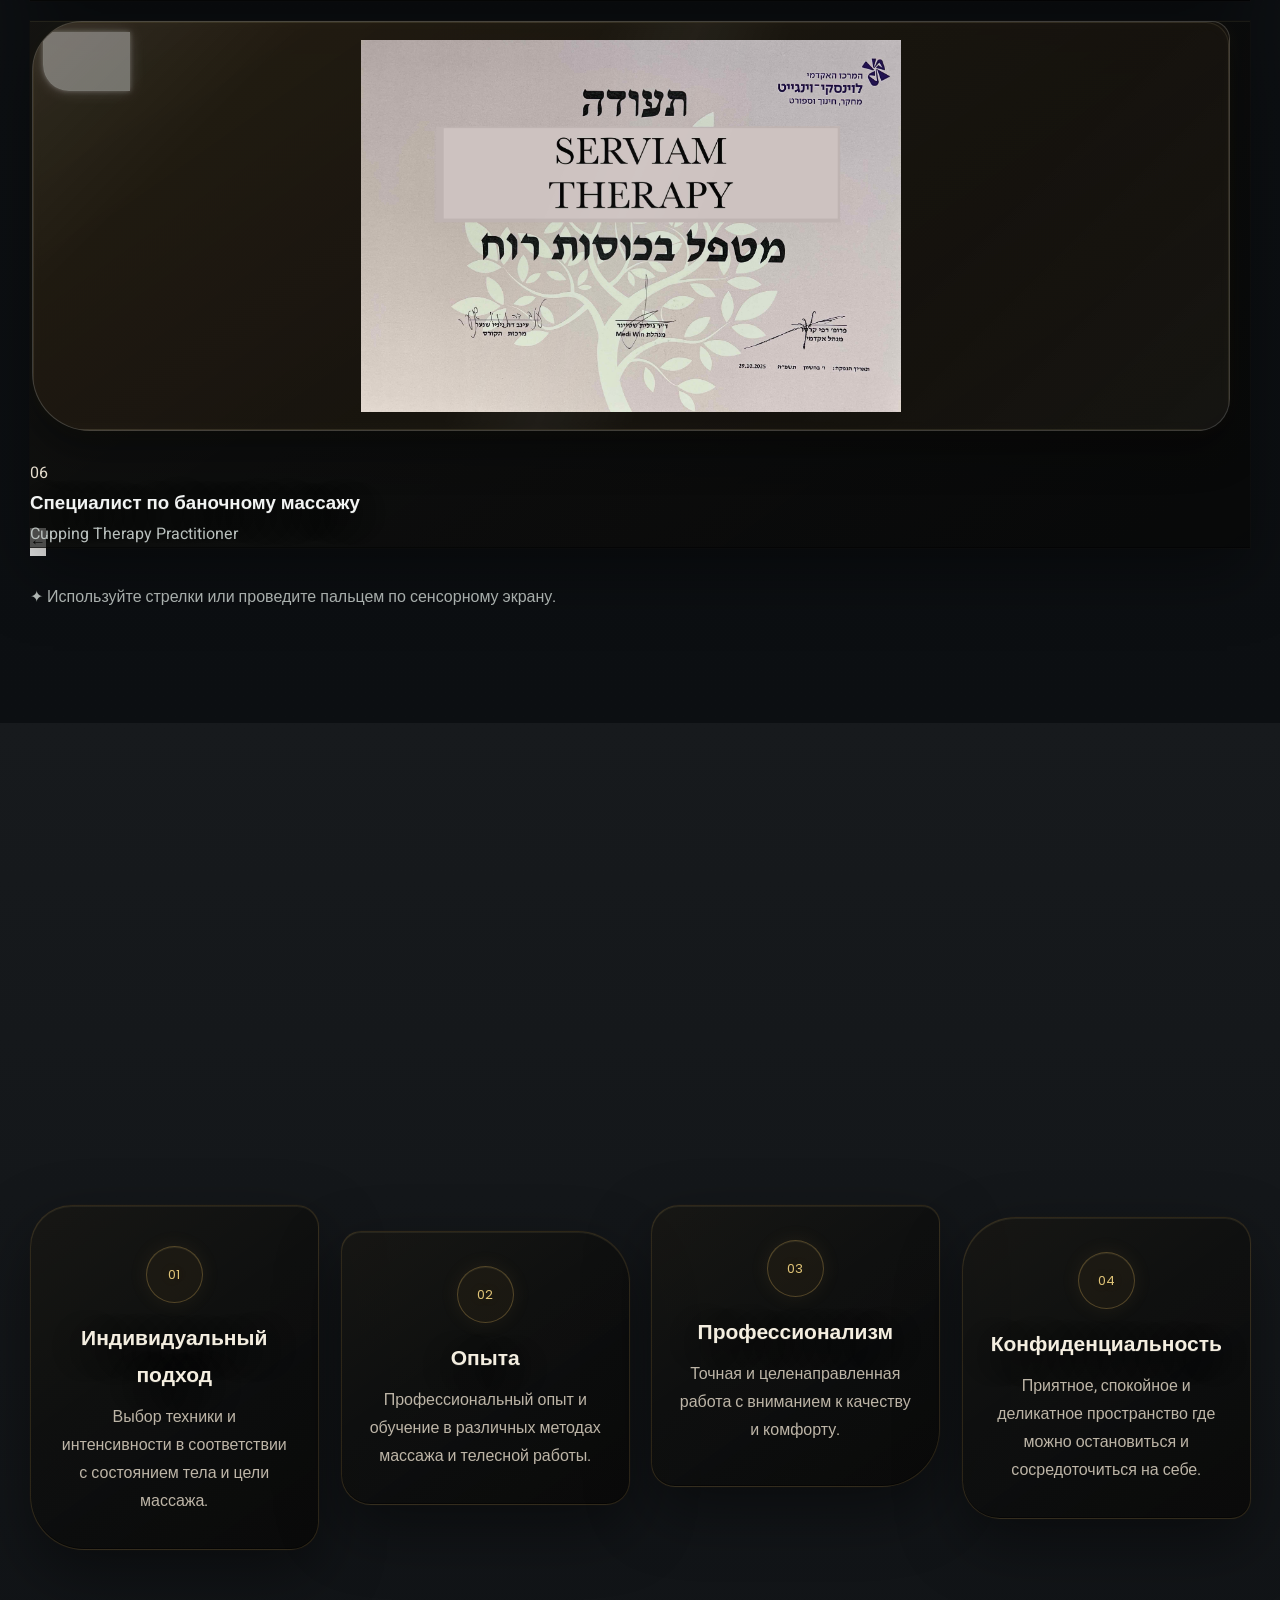
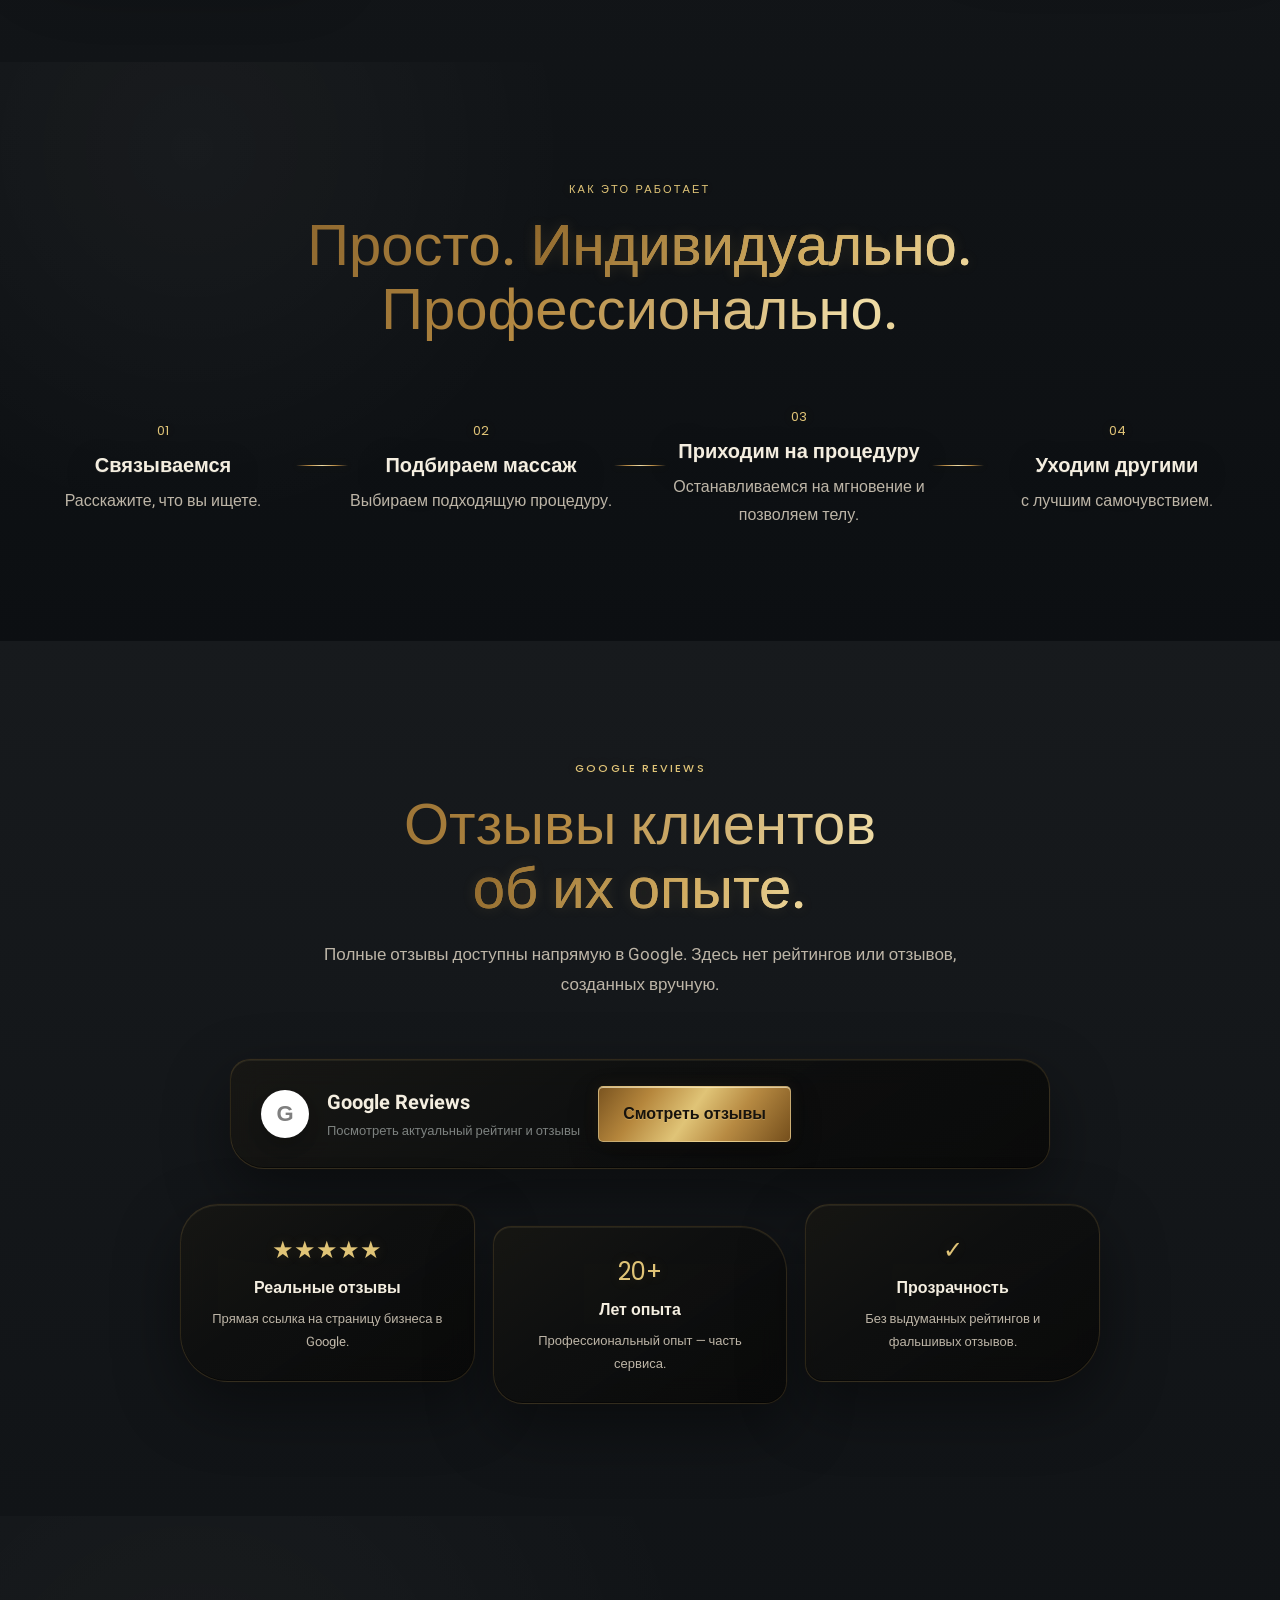
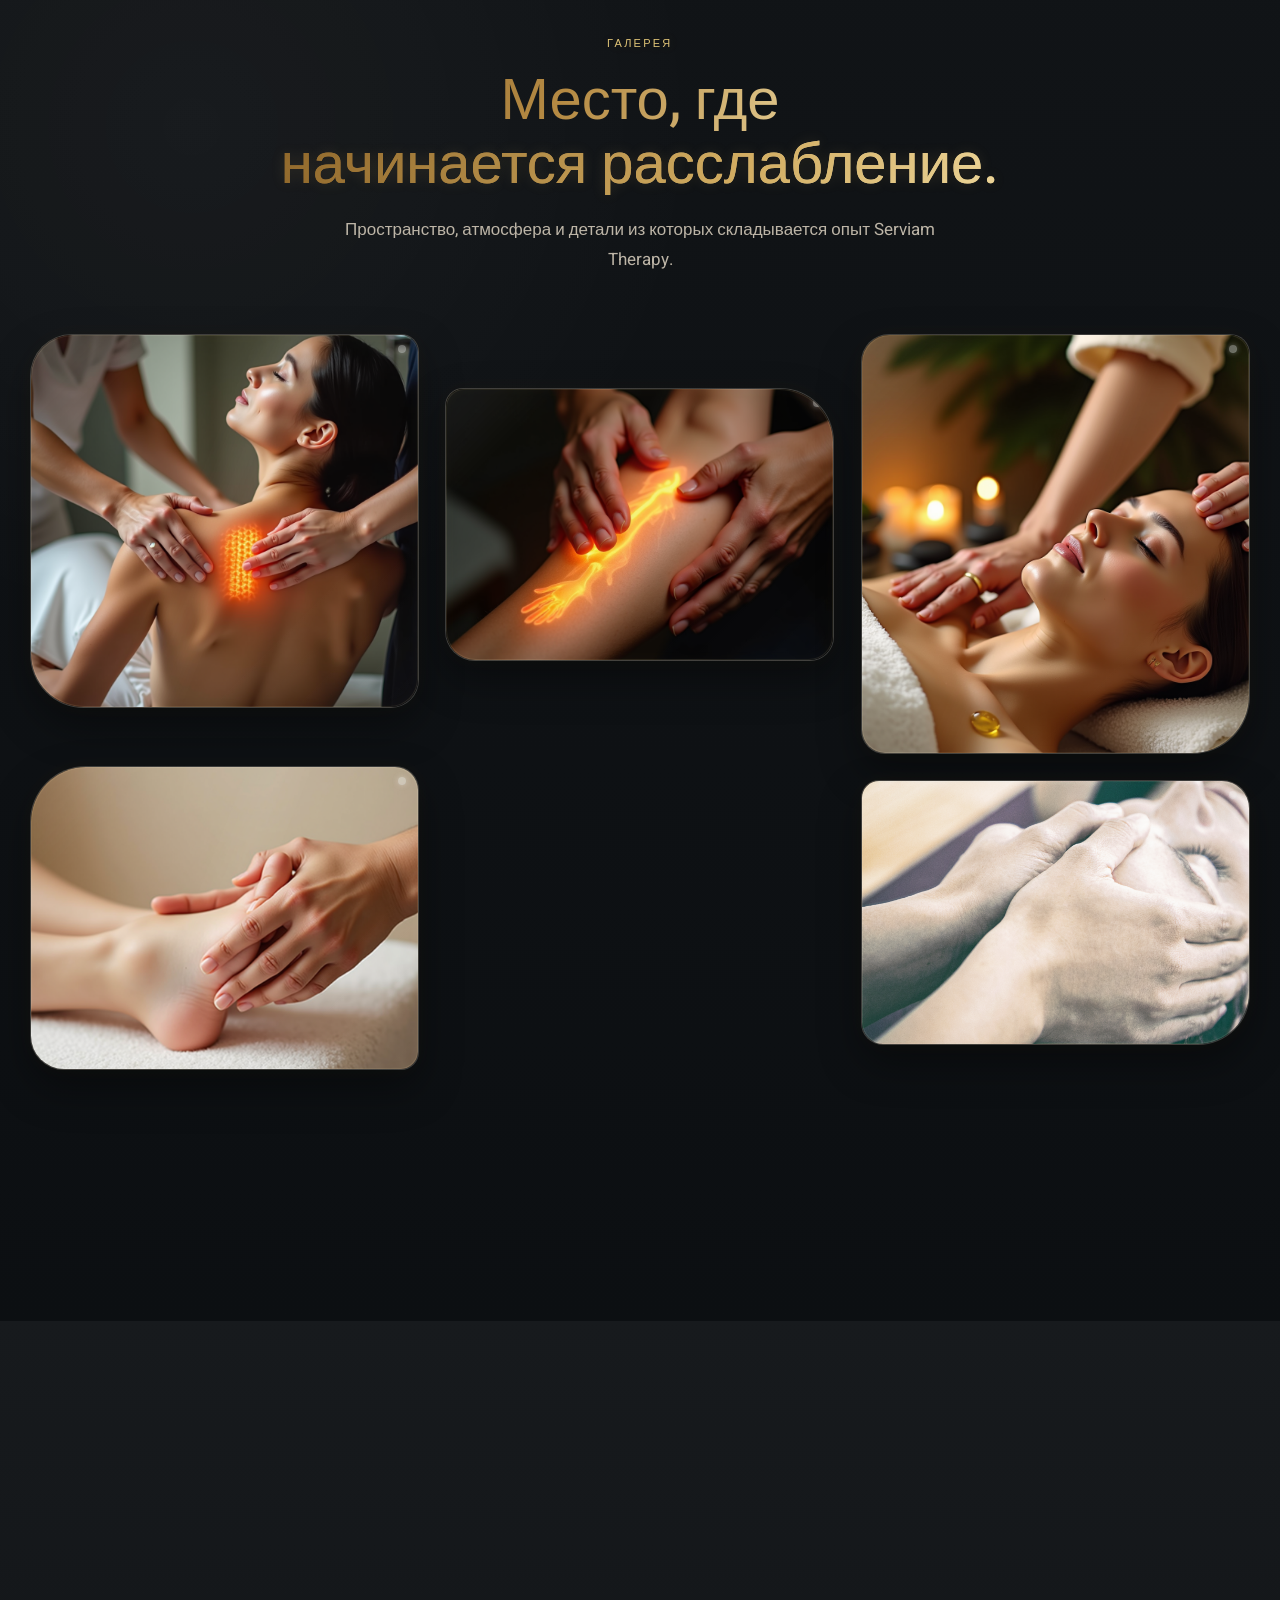
<file: russian.html>
<!DOCTYPE html>
<html lang="ru" dir="ltr">
<head>
<script async src="https://pagead2.googlesyndication.com/pagead/js/adsbygoogle.js?client=ca-pub-1284712874644150"
     crossorigin="anonymous"></script>
    <meta charset="UTF-8">
    <meta name="viewport" content="width=device-width, initial-scale=1.0">

    <title>Serviam Therapy | Медицинский и лечебный массаж в Бат-Яме и центре Израиля</title>

    <meta
        name="description"
        content="Serviam Therapy — Профессиональный массаж с индивидуальным подходом в Бат-Яме и центральной части Израиля. Шведский, глубокий, спортивный, медицинский массаж, массаж горячими камнями и баночный массаж — более 20 лет опыта."
    >

    <meta
        name="keywords"
        content="массаж в Бат-Яме, медицинский массаж в Бат-Яме, массаж в Тель-Авиве, массаж в центре Израиля, шведский массаж, глубокий массаж, спортивный массаж, массаж горячими камнями, баночный массаж, Serviam Therapy"
    >

    <meta name="author" content="Serviam Therapy">
    <meta name="robots" content="index, follow, max-image-preview:large">
    <meta name="theme-color" content="#0b0d0f">

    <link rel="canonical" href="https://www.serviamtherapy.com/russian.html">

    <meta property="og:type" content="website">
    <meta property="og:site_name" content="Serviam Therapy">

    <meta
        property="og:title"
        content="Serviam Therapy | Профессиональный массаж"
    >

    <meta
        property="og:description"
        content="Профессиональный, индивидуальный и точный уход. Шведский, медицинский, глубокий, спортивный массаж, массаж горячими камнями и баночный массаж."
    >

    <meta
        property="og:url"
        content="https://www.serviamtherapy.com/"
    >

    <meta property="og:locale" content="ru_RU">

    <meta
        property="og:image"
        content="https://www.serviamtherapy.com/images/hero/hero.jpg"
    >

    <meta
        property="og:image:alt"
        content="Serviam Therapy — Терапевтическое пространство"
    >

    <meta name="twitter:card" content="summary_large_image">

    <meta
        name="twitter:title"
        content="Serviam Therapy | Профессиональный массаж"
    >

    <meta
        name="twitter:description"
        content="Профессиональный массаж с индивидуальным подходом в Бат-Яме и центре Израиля."
    >

    <meta
        name="twitter:image"
        content="https://www.serviamtherapy.com/images/hero/hero.jpg"
    >

    <link rel="preconnect" href="https://fonts.googleapis.com">

    <link
        rel="preconnect"
        href="https://fonts.gstatic.com"
        crossorigin
    >

    <link
        href="https://fonts.googleapis.com/css2?family=Heebo:wght@300;400;500;600;700;800&family=Playfair+Display:wght@500;600&family=Poppins:wght@300;400;500;600&display=swap"
        rel="stylesheet"
    >
    <link
    rel="stylesheet"
    href="https://cdnjs.cloudflare.com/ajax/libs/font-awesome/6.5.2/css/all.min.css"
>

    <link rel="preload" as="image" href="images/hero/hero.jpg">

    <link rel="alternate" hreflang="he" href="https://www.serviamtherapy.com/">
    <link rel="alternate" hreflang="en" href="https://www.serviamtherapy.com/english.html">
    <link rel="alternate" hreflang="ru" href="https://www.serviamtherapy.com/russian.html">
    <link rel="alternate" hreflang="x-default" href="https://www.serviamtherapy.com/">

    <link rel="stylesheet" href="css/style.css">
     <link rel="stylesheet" href="css/serviam-celebration-banner.css">

    <script
        async
        src="https://www.googletagmanager.com/gtag/js?id=G-EXEKPRZ7NK"
    ></script>

    <script>

        window.dataLayer = window.dataLayer || [];

        function gtag() {
            dataLayer.push(arguments);
        }

        gtag("js", new Date());

        gtag(
            "config",
            "G-EXEKPRZ7NK",
            {
                anonymize_ip: true
            }
        );

    </script>

    <script type="application/ld+json">

    {
        "@context": "https://schema.org",

        "@type": "HealthAndBeautyBusiness",

        "name": "Serviam Therapy",

        "url": "https://www.serviamtherapy.com/",

        "logo": "https://www.serviamtherapy.com/images/logo/logo.png",

        "image": "https://www.serviamtherapy.com/images/hero/hero.jpg",

        "telephone": "+972543629852",

        "email": "serviamtherapy@gmail.com",

        "priceRange": "₪₪",

        "address": {
            "@type": "PostalAddress",
            "streetAddress": "Ha-Nevi'im 27",
            "addressLocality": "Bat Yam",
            "addressCountry": "IL"
        },

        "areaServed": [
            "Bat Yam",
            "Tel Aviv-Yafo",
            "Holon",
            "Rishon LeZion",
            "Herzliya",
            "Central Israel"
        ],

        "sameAs": [
            "https://www.facebook.com/serviamtherapypage",
            "https://www.instagram.com/serviamtherapy"
        ],

        "openingHoursSpecification": [
            {
                "@type": "OpeningHoursSpecification",
                "dayOfWeek": [
                    "Sunday",
                    "Monday",
                    "Tuesday",
                    "Wednesday",
                    "Thursday",
                    "Friday"
                ],
                "opens": "10:00",
                "closes": "20:00"
            }
        ],

        "hasOfferCatalog": {

            "@type": "OfferCatalog",

            "name": "Услуги Serviam Therapy",

            "itemListElement": [

                {
                    "@type": "Offer",
                    "itemOffered": {
                        "@type": "Service",
                        "name": "Шведский массаж"
                    }
                },

                {
                    "@type": "Offer",
                    "itemOffered": {
                        "@type": "Service",
                        "name": "Глубокий массаж тканей"
                    }
                },

                {
                    "@type": "Offer",
                    "itemOffered": {
                        "@type": "Service",
                        "name": "Спортивный массаж"
                    }
                },

                {
                    "@type": "Offer",
                    "itemOffered": {
                        "@type": "Service",
                        "name": "Медицинский массаж"
                    }
                },

                {
                    "@type": "Offer",
                    "itemOffered": {
                        "@type": "Service",
                        "name": "Массаж горячими камнями"
                    }
                },

                {
                    "@type": "Offer",
                    "itemOffered": {
                        "@type": "Service",
                        "name": "Баночный массаж"
                    }
                }

            ]

        }

    }

    </script>

    <script type="application/ld+json">

    {
        "@context": "https://schema.org",

        "@type": "FAQPage",

        "mainEntity": [

            {
                "@type": "Question",
                "name": "Какой массаж мне подходит?",
                "acceptedAnswer": {
                    "@type": "Answer",
                    "text": "Если вы не уверены, свяжитесь со мной и расскажите, что вы чувствуете и какова цель процедуры. Я помогу выбрать подходящий вариант."
                }
            },

            {
                "@type": "Question",
                "name": "Можно ли подобрать интенсивность массажа?",
                "acceptedAnswer": {
                    "@type": "Answer",
                    "text": "Да. Интенсивность процедуры подбирается индивидуально с учётом ваших предпочтений, состояния тела и цели массажа."
                }
            },

            {
                "@type": "Question",
                "name": "Сколько длится процедура?",
                "acceptedAnswer": {
                    "@type": "Answer",
                    "text": "Продолжительность зависит от вида массажа. Время и цены указаны в разделе услуг на сайте."
                }
            },

            {
                "@type": "Question",
                "name": "Можно ли записаться заранее?",
                "acceptedAnswer": {
                    "@type": "Answer",
                    "text": "Да. Вы можете связаться со мной по телефону или WhatsApp, чтобы записаться заранее."
                }
            },

            {
                "@type": "Question",
                "name": "Можно ли заказать массаж на дом?",
                "acceptedAnswer": {
                    "@type": "Answer",
                    "text": "Да. Массаж на дому доступен по предварительной записи, в зависимости от доступности и зоны обслуживания."
                }
            },

            {
                "@type": "Question",
                "name": "Можно ли оформить процедуру как подарочный сертификат?",
                "acceptedAnswer": {
                    "@type": "Answer",
                    "text": "Да. Процедуру можно также оформить как подарочный сертификат."
                }
            }

        ]

    }

    </script>

</head>

<body>

<div
    class="site-noise"
    aria-hidden="true"
></div>

<div
    class="page-loader"
    id="page-loader"
    aria-hidden="true"
>

    <div class="loader-inner">

        <div class="loader-logo">
<img
        src="images/logo/logo.png"
        alt="Serviam Therapy"
    >
        </div>

        <div class="loader-line"></div>

        <div class="loader-subtitle">
           Touch. Healing. Wellness
        </div>

    </div>

</div>

<div
    class="popup-window popup-hidden"
    id="welcome-popup"
    role="dialog"
    aria-modal="true"
    aria-labelledby="popup-title"
>

    <div
        class="popup-left"
        aria-hidden="true"
    >

        <div class="popup-left-overlay"></div>

        <div class="popup-left-content">

            <span>
                SERVIAM THERAPY
            </span>

            <strong>
                Момент спокойствия.<br>
                Процедура, которую чувствуешь.
            </strong>

        </div>

    </div>

    <div class="popup-right">

        <button
            id="popup-close"
            class="popup-close"
            type="button"
            aria-label="Закрыть окно"
        >
            ×
        </button>

        <div class="popup-content">

            <img
                src="images/logo/logo.png"
                class="popup-logo"
                alt="Serviam Therapy"
                width="182"
                height="182"
            >

            <span class="popup-label">
                SERVIAM THERAPY
            </span>

            <h2 id="popup-title">
                Мы обновляемся для вас
            </h2>

            <p>
                Кабинет обновляется, чтобы предложить
                ещё более профессиональный, комфортный
                и премиальный массаж.
            </p>

            <p>
                Пока можно заказать массаж на дому.
                Я приезжаю со всем необходимым профессиональным оборудованием —
                вам остаётся только подготовиться к моменту
                расслабления и восстановления.
            </p>

            <div class="popup-features">

                <div class="popup-feature">

                    <span class="popup-feature-icon">
                        ⌂
                    </span>

                    <span>
                        Массаж на дому
                    </span>

                </div>

                <div class="popup-feature">

                    <span class="popup-feature-icon">
                        ✓
                    </span>

                    <span>
                        Всё профессиональное оборудование я привожу с собой
                    </span>

                </div>

                <div class="popup-feature">

                    <span class="popup-feature-icon">
                        ✦
                    </span>

                    <span>
                        То же качество ухода, которое вы знаете
                    </span>

                </div>

            </div>

            <a
                href="#home"
                id="popup-enter"
                class="popup-button"
                data-track="popup_enter"
            >
                Продолжить на сайте Serviam Therapy

                <span>
                    ←
                </span>

            </a>

        </div>

    </div>

</div>

<header class="site-header">

    <nav
        class="navbar"
        id="navbar"
        aria-label="Навигация Главная"
    >

        <a
            href="#home"
            class="brand"
            aria-label="Serviam Therapy — Главная"
        >

            <img
                src="images/logo/logo.png"
                alt="Serviam Therapy"
                class="brand-logo"
                width="130"
                height="130"
            >

            <span class="brand-text">

                SERVIAM THERAPY

                <small>
                    Touch. Healing. Wellness
                </small>

            </span>

        </a>

        <div
            class="header-socials"
            aria-label="Социальные сети"
        >

            <a
                href="https://www.facebook.com/serviamtherapypage"
                target="_blank"
                rel="noopener noreferrer"
                class="header-social-link"
                aria-label="Serviam Therapy в Facebook"
                data-track="facebook_click"
            >
<i class="fa-brands fa-facebook-f"></i>
            </a>

            <a
    href="https://www.instagram.com/serviamtherapy"
    target="_blank"
    rel="noopener noreferrer"
    class="social-link"
    aria-label="Instagram"
>
    <i class="fa-brands fa-instagram"></i>
</a>
        </div>

            <div class="language-switcher" aria-label="Language selection">
                <a href="index.html" class="language-link">HE</a>
                <a href="english.html" class="language-link">EN</a>
                <a href="russian.html" class="language-link active">RU</a>
            </div>

        <button
            class="mobile-menu-toggle"
            id="mobile-menu-toggle"
            type="button"
            aria-label="Открыть меню"
            aria-expanded="false"
            aria-controls="main-navigation"
        >

            <span></span>
            <span></span>
            <span></span>

        </button>

        <div
            class="nav-menu"
            id="main-navigation"
        >

            <a href="#home" class="nav-link">
                Главная
            </a>

            <a href="#services" class="nav-link">
                Услуги
            </a>

            <a href="#about" class="nav-link">
                О нас
            </a>

            <a href="#credentials" class="nav-link">
                Сертификаты
            </a>

            <a href="#reviews" class="nav-link">
                Отзывы
            </a>

            <a href="#gallery" class="nav-link">
                Галерея
            </a>

            <a href="#faq" class="nav-link">
                ЧАСТЫЕ ВОПРОСЫ
            </a>

            <a href="questionnaire.html" class="nav-link">
                Подберите подходящий массаж
            </a>

            <a href="#contact" class="nav-link">
                Контакты
            </a>


            <a
                href="#booking"
                class="nav-book-button"
                data-track="booking_click"
            >
    <span>Записаться</span>
            </a>

            <div class="mobile-socials">

                <a
                    href="https://www.facebook.com/serviamtherapypage"
                    target="_blank"
                    rel="noopener noreferrer"
                    class="mobile-social-link"
                    aria-label="Facebook"
                >
                    f
                </a>

                <a
                    href="https://www.instagram.com/serviamtherapy"
                    target="_blank"
                    rel="noopener noreferrer"
                    class="mobile-social-link"
                    aria-label="Instagram"
                >
                    ◎
                </a>

            </div>

        </div>

    </nav>

</header>

<main>

<section
    id="home"
    class="hero-section"
>

    <div class="hero-background">

        <video
            class="hero-video"
            autoplay
            muted
            loop
            playsinline
            preload="metadata"
            poster="images/hero/hero.jpg"
            aria-hidden="true"
        >

            <source
                src="videos/hero.mp4"
                type="video/mp4"
            >

        </video>

    </div>

    <div
        class="hero-overlay"
        aria-hidden="true"
    ></div>

    <div
        class="hero-orb hero-orb-one"
        aria-hidden="true"
    ></div>

    <div
        class="hero-orb hero-orb-two"
        aria-hidden="true"
    ></div>

    <div class="container hero-container">

        <div class="hero-content reveal">

            <span class="hero-eyebrow">
                SERVIAM THERAPY · Лет опыта 20+
            </span>

            <h1>

                Ваше тело

                <br>

                <span>
                    заслуживает чувствовать себя хорошо.
                </span>

            </h1>

            <p class="hero-description">
                Профессиональный, индивидуальный и точный массаж
                помогающий телу освободиться от напряжения,
                восстановиться и вернуться к балансу.
            </p>

            <div class="hero-actions">

                <a
                    href="#booking"
                    class="button button-primary"
                    data-track="hero_booking"
                >
                    Записаться
                </a>

                <a
                    href="#services"
                    class="button button-outline-light"
                >
                    Наши услуги
                </a>

                <a
                    href="questionnaire.html"
                    class="hero-fit-link"
                    data-track="hero_questionnaire"
                    aria-label="Подбор подходящего массажа"
                >
                    Не уверены, какой массаж подходит?
                    <span>Подберите подходящий массаж →</span>
                </a>

            </div>

            <div
                class="hero-trust-row"
                aria-label="Преимущества и доверие"
            >

                <span>
                    <b>20+</b>
                    Лет опыта
                </span>

                <span>
                    <b>6</b>
                    Направления массажа
                </span>

                <span>
                    <b>100%</b>
                    Индивидуальный подход
                </span>

            </div>

        </div>

    </div>

    <div
        class="scroll-indicator"
        aria-hidden="true"
    >

        <span>
            Прокрутите вниз
        </span>

        <div class="scroll-line"></div>

    </div>

</section>

<!-- SERVIAM THERAPY — CLINIC RENEWAL BANNER -->
<section class="announcement-banner" aria-labelledby="announcement-title">
    <div class="announcement-banner-glow" aria-hidden="true"></div>

    <div class="announcement-banner-inner">

        <div class="announcement-brand">
            <div class="announcement-logo-wrap">
                <img
                    src="images/logo/logo.png"
                    alt="Serviam Therapy"
                    class="announcement-logo"
                    width="250"
                    height="250"
                    loading="lazy"
                >
            </div>

            <div class="announcement-brand-copy">
                <small>Touch. Healing. Wellness</small>
            </div>
        </div>

        <div class="announcement-content">
            <span class="announcement-label">SERVIAM THERAPY</span>
            <h2 id="announcement-title">Мы обновляемся для вас</h2>

            <p>
                Кабинет обновляется, чтобы предложить
                ещё более профессиональный, комфортный и премиальный массаж.
            </p>

            <p class="announcement-home-text">
                Пока можно заказать массаж на дому.
                Я приезжаю со всем необходимым профессиональным оборудованием —
                вам остаётся только подготовиться к моменту расслабления и восстановления.
            </p>
        </div>

        <div class="announcement-features" aria-label="Преимущества массажа на дому">
            <div class="announcement-feature">
                <span class="announcement-feature-icon">⌂</span>
                <span>Массаж на дому</span>
            </div>

            <div class="announcement-feature">
                <span class="announcement-feature-icon">✓</span>
                <span>Всё профессиональное оборудование я привожу с собой</span>
            </div>

            <div class="announcement-feature">
                <span class="announcement-feature-icon">✦</span>
                <span>То же качество ухода, которое вы знаете</span>
            </div>
        </div>

        <div class="announcement-action">
            <a
                href="#booking"
                class="announcement-button"
                data-track="announcement_booking"
                aria-label="Заказать массаж на дому"
            >
                Заказать массаж на дому
                <span aria-hidden="true">←</span>
            </a>

            <a
                href="https://www.serviamtherapy.com/"
                class="announcement-url"
                target="_blank"
                rel="noopener noreferrer"
                aria-label="Serviam Therapy — Сайт"
            >
                www.serviamtherapy.com
            </a>
        </div>

    </div>
</section>

<section class="intro-section section-soft">

    <div class="container narrow">

        <div class="section-heading centered reveal">

            <span class="section-label">
                SERVIAM THERAPY
            </span>

            <h2>
                Больше, чем массаж.

                <br>

                <span>
                    Массаж, созданный для вас.
                </span>
            </h2>

            <p>
                У каждого тела своя история.
                Поэтому каждая процедура начинается с внимания,
                продолжается индивидуальным подходом,
                и заканчивается ощущением тела,
                освободившегося от напряжения и восстановившего баланс.
            </p>

        </div>

    </div>

</section>

<section
    id="services"
    class="services-section section-light"
>

    <div class="container">

        <div class="section-heading reveal">

            <span class="section-label">
                Наши услуги
            </span>

            <h2>
                Массаж, который подходит

                <br>

                <span>
                    тому, что нужно вашему телу.
                </span>
            </h2>

            <p>
                Разнообразие профессиональных процедур
                сочетающих разные техники
                в соответствии с целью, состоянием тела
                и желаемым ощущением.
            </p>

            <a
                href="questionnaire.html"
                class="service-fit-cta"
                data-track="services_questionnaire"
            >
                <span class="service-fit-icon">✦</span>
                <span>
                    <strong>Не знаете, что выбрать?</strong>
                    <small>Ответьте на несколько коротких вопросов, и я помогу подобрать подходящий массаж.</small>
                </span>
                <span class="service-fit-arrow">←</span>
            </a>

        </div>

        <div class="services-grid">

            <article class="service-card reveal">

                <div class="service-image">

                    <img
                        src="images/services/swedish.jpg"
                        alt="Профессиональный шведский массаж"
                        loading="lazy"
                        width="900"
                        height="650"
                    >

                </div>

                <div class="service-content">

                    <span class="service-number">
                        01
                    </span>

                    <h3>
                        Шведский массаж
                    </h3>

                    <p>
                        Расслабляющий и сбалансированный массаж
                        с плавными движениями
                        для снятия напряжения и расслабления мышц
                        и улучшения общего самочувствия.
                    </p>

                    <div class="service-pricing">

                        <div>
                            <strong>
                                60 минут
                            </strong>

                            <span>
                                300 ₪
                            </span>
                        </div>

                        <div>
                            <strong>
                                90 минут
                            </strong>

                            <span>
                                350 ₪
                            </span>
                        </div>

                    </div>

                    <a
                        href="#booking"
                        class="text-link"
                        data-track="service_swedish"
                    >
                        Записаться

                        <span>
                            ←
                        </span>

                    </a>

                </div>

            </article>

            <article class="service-card reveal">

                <div class="service-image">

                    <img
                        src="images/services/deep-tissue.jpg"
                        alt="Глубокий массаж тканей"
                        loading="lazy"
                        width="900"
                        height="650"
                    >

                </div>

                <div class="service-content">

                    <span class="service-number">
                        02
                    </span>

                    <h3>
                        Глубокий массаж тканей
                    </h3>

                    <p>
                        Целенаправленная работа со слоями
                        мышц и глубоких тканей
                        для уменьшения нагрузки,
                        скованности и накопленного напряжения.
                    </p>

                    <div class="service-pricing">

                        <div>
                            <strong>
                                60 минут
                            </strong>

                            <span>
                                350 ₪
                            </span>
                        </div>

                    </div>

                    <a
                        href="#booking"
                        class="text-link"
                        data-track="service_deep_tissue"
                    >
                        Записаться

                        <span>
                            ←
                        </span>

                    </a>

                </div>

            </article>

            <article class="service-card reveal">

                <div class="service-image">

                    <img
                        src="images/services/sports.jpg"
                        alt="Спортивный массаж"
                        loading="lazy"
                        width="900"
                        height="650"
                    >

                </div>

                <div class="service-content">

                    <span class="service-number">
                        03
                    </span>

                    <h3>
                        Спортивный массаж
                    </h3>

                    <p>
                        Подходит до или после тренировки,
                        для снятия нагрузки и поддержки
                        восстановления организма
                        после физической активности.
                    </p>

                    <div class="service-pricing">

                        <div>
                            <strong>
                                30 минут
                            </strong>

                            <span>
                                300 ₪
                            </span>
                        </div>

                    </div>

                    <a
                        href="#booking"
                        class="text-link"
                        data-track="service_sports"
                    >
                        Записаться

                        <span>
                            ←
                        </span>

                    </a>

                </div>

            </article>

            <article class="service-card reveal">

                <div class="service-image">

                    <img
                        src="images/services/therapeutic.jpg"
                        alt="Лечебный медицинский массаж"
                        loading="lazy"
                        width="900"
                        height="650"
                    >

                </div>

                <div class="service-content">

                    <span class="service-number">
                        04
                    </span>

                    <h3>
                        Медицинский массаж
                    </h3>

                    <p>
                        Целенаправленная процедура для
                        напряжённых или болезненных зон,
                        с акцентом на расслабление
                        конкретных участков.
                    </p>

                    <div class="service-pricing">

                        <div>
                            <strong>
                                30 минут
                            </strong>

                            <span>
                                400 ₪
                            </span>
                        </div>

                    </div>

                    <a
                        href="#booking"
                        class="text-link"
                        data-track="service_therapeutic"
                    >
                        Записаться

                        <span>
                            ←
                        </span>

                    </a>

                </div>

            </article>

            <article class="service-card reveal">

                <div class="service-image">

                    <img
                        src="images/services/hot-stones.jpg"
                        alt="Массаж горячими камнями"
                        loading="lazy"
                        width="900"
                        height="650"
                    >

                </div>

                <div class="service-content">

                    <span class="service-number">
                        05
                    </span>

                    <h3>
                        Массаж горячими камнями
                    </h3>

                    <p>
                        Сочетание тепла и массажных
                        техник для создания
                        глубокого, приятного
                        и расслабляющего ощущения.
                    </p>

                    <div class="service-pricing">

                        <div>
                            <strong>
                                60 минут
                            </strong>

                            <span>
                                350 ₪
                            </span>
                        </div>

                    </div>

                    <a
                        href="#booking"
                        class="text-link"
                        data-track="service_hot_stones"
                    >
                        Записаться

                        <span>
                            ←
                        </span>

                    </a>

                </div>

            </article>

            <article class="service-card reveal">

                <div class="service-image">

                    <img
                        src="images/services/cupping.jpg"
                        alt="Баночный массаж"
                        loading="lazy"
                        width="900"
                        height="650"
                    >

                </div>

                <div class="service-content">

                    <span class="service-number">
                        06
                    </span>

                    <h3>
                        Баночный массаж
                    </h3>

                    <p>
                        Дополнительная техника, выполняемая
                        с учётом индивидуальных потребностей
                        и целей процедуры.
                    </p>

                    <div class="service-pricing">

                        <div>
                            <strong>
                                20 минут
                            </strong>

                            <span>
                                50 ₪
                            </span>
                        </div>

                    </div>

                    <a
                        href="#booking"
                        class="text-link"
                        data-track="service_cupping"
                    >
                        Записаться

                        <span>
                            ←
                        </span>

                    </a>

                </div>

            </article>

        </div>

    </div>

</section>

<section class="home-service-section">

    <div
        class="home-service-art"
        aria-hidden="true"
    ></div>

    <div class="container home-service-grid">

        <div class="home-service-content reveal">

            <span class="section-label">
                Массаж на дому
            </span>

            <h2>
                Массаж приезжает

                <br>

                <span>
                    к вам.
                </span>
            </h2>

            <p>
                Если вы предпочитаете остаться дома,
                можно заказать профессиональный массаж на дому.
                Я приезжаю со всем необходимым оборудованием и привожу
                опыт профессионального массажа к вам.
            </p>

            <div class="home-service-points">

                <span>
                    ✓ Профессиональное оборудование
                </span>

                <span>
                    ✓ Предварительная запись
                </span>

                <span>
                    ✓ Индивидуальный подход
                </span>

            </div>

            <a
                href="#booking"
                class="button button-gold"
                data-track="home_service_booking"
            >
                Проверить доступность
            </a>

        </div>

        <div
            class="home-service-visual reveal"
            aria-hidden="true"
        >

            <span>
                PRIVATE
                <br>
                WELLNESS
                <br>
                AT HOME
            </span>

        </div>

    </div>

</section>

<section
    id="about"
    class="about-section section-light"
>

    <div class="container about-grid">

        <div class="about-image-wrapper reveal">

            <div class="about-image-frame">

                <div class="about-image">

                    <img
                        src="images/therapist/therapist.jpg"
                        alt="Даниэль — Терапевт Serviam Therapy"
                        loading="lazy"
                        width="800"
                        height="1000"
                    >

                </div>

                <div
                    class="image-frame-line"
                    aria-hidden="true"
                ></div>

            </div>

            <div class="experience-badge">

                <strong>
                    20+
                </strong>

                <span>
                    Лет
                    <br>
                    Опыта
                </span>

            </div>

        </div>

        <div class="about-content reveal">

            <span class="section-label">
                О SERVIAM THERAPY
            </span>

            <h2>
                Даниэль —

                <span>
                    Холистический терапевт
                </span>

                Профессионально.
            </h2>

            <p>
                Меня зовут Даниэль, я профессиональный холистический терапевт
                с большим опытом в области
                массажа. Я считаю, что каждый человек
                уникален, поэтому я подбираю
                процедуру под индивидуальные потребности
                каждого клиента.
            </p>

            <p>
                Мой подход сочетает внимание,
                точную работу и подбор техники
                и интенсивности — чтобы создать
                профессиональную, комфортную и индивидуальную процедуру.
            </p>

            <div class="about-features">

                <div class="feature-item">
                    <span>✓</span>
                    Большой профессиональный опыт
                </div>

                <div class="feature-item">
                    <span>✓</span>
                    Индивидуальный подход
                </div>

                <div class="feature-item">
                    <span>✓</span>
                    Индивидуальное и деликатное отношение
                </div>

                <div class="feature-item">
                    <span>✓</span>
                    Разнообразие техник
                </div>

            </div>

            <div class="skills-list">

                <span>
                    Глубокие ткани
                </span>

                <span>
                    Работа с болью
                </span>

                <span>
                    Шведский массаж
                </span>

                <span>
                    Терапевтический массаж
                </span>

                <span>
                    Терапевтическое прикосновение
                </span>

                <span>
                    Массаж горячими камнями
                </span>

                <span>
                    Баночный массаж
                </span>

            </div>

            <a
                href="#credentials"
                class="text-link large-link"
            >
                Смотреть сертификаты и обучение

                <span>
                    ←
                </span>

            </a>

        </div>

    </div>

</section>

<section class="statistics-section">

    <div class="container statistics-grid">

        <div class="stat-item">

            <strong>
                20<span>+</span>
            </strong>

            <p>
                Лет опыта
            </p>

        </div>

        <div class="stat-item">

            <strong>
                6
            </strong>

            <p>
                Направления массажа
            </p>

        </div>

        <div class="stat-item">

            <strong>
                100<span>%</span>
            </strong>

            <p>
                Индивидуальный подход
            </p>

        </div>

        <div class="stat-item">

            <strong>
                1
            </strong>

            <p>
                Цель — чувствовать себя лучше
            </p>

        </div>

    </div>

</section>

<section
    id="credentials"
    class="credentials-section section-soft"
>

    <div class="container">

        <div class="section-heading centered reveal">

            <span class="section-label">
                PROFESSIONAL CREDENTIALS
            </span>

            <h2>
                Знания, которые чувствуются

                <br>

                <span>
                    в руках.
                </span>
            </h2>

            <p>
                Профессиональный массаж начинается со знаний,
                продолжается опытом и выражается в точном
                подходе к человеку передо мной.
            </p>

        </div>

        <div class="credentials-carousel reveal">

            <button
                class="credential-carousel-arrow"
                id="credential-prev"
                type="button"
                aria-label="Предыдущий сертификат"
            >
                →
            </button>

            <div class="credentials-track-wrapper">

                <div
                    class="credentials-track"
                    id="credentials-track"
                >

                    <article class="credential-card active">

                        <div class="credential-image">

                            <img
                                src="images/credentials/medical-massage-senior.jpeg"
                                alt="Сертифицированный специалист по медицинскому массажу"
                                loading="lazy"
                            >

                        </div>

                        <div class="credential-content">

                            <span>
                                01
                            </span>

                            <h3>
                                Сертифицированный специалист по медицинскому массажу
                            </h3>

                            <p>
                                Certified Senior Medical Massage Therapist
                            </p>

                        </div>

                    </article>

                    <article class="credential-card">

                        <div class="credential-image">

                            <img
                                src="images/credentials/medical-massage.jpeg"
                                alt="Старший специалист по медицинскому массажу"
                                loading="lazy"
                            >

                        </div>

                        <div class="credential-content">

                            <span>
                                02
                            </span>

                            <h3>
                                Старший специалист по медицинскому массажу
                            </h3>

                            <p>
                                Senior Medical Massage Therapist
                            </p>

                        </div>

                    </article>

                    <article class="credential-card">

                        <div class="credential-image">

                            <img
                                src="images/credentials/swedish-massage.jpeg"
                                alt="Специалист по шведскому массажу"
                                loading="lazy"
                            >

                        </div>

                        <div class="credential-content">

                            <span>
                                03
                            </span>

                            <h3>
                                Специалист по шведскому массажу
                            </h3>

                            <p>
                                Swedish Massage Therapist
                            </p>

                        </div>

                    </article>

                    <article class="credential-card">

                        <div class="credential-image">

                            <img
                                src="images/credentials/prenatal-massage.jpeg"
                                alt="Специалист по массажу для беременных"
                                loading="lazy"
                            >

                        </div>

                        <div class="credential-content">

                            <span>
                                04
                            </span>

                            <h3>
                                Специалист по массажу для беременных
                            </h3>

                            <p>
                                Prenatal Massage Therapist
                            </p>

                        </div>

                    </article>

                    <article class="credential-card">

                        <div class="credential-image">

                            <img
                                src="images/credentials/hot-stone.jpeg"
                                alt="Массаж горячими камнями"
                                loading="lazy"
                            >

                        </div>

                        <div class="credential-content">

                            <span>
                                05
                            </span>

                            <h3>
                                Массаж горячими камнями
                            </h3>

                            <p>
                                Hot Stone Massage
                            </p>

                        </div>

                    </article>

                    <article class="credential-card">

                        <div class="credential-image">

                            <img
                                src="images/credentials/cupping.jpeg"
                                alt="Специалист по баночному массажу"
                                loading="lazy"
                            >

                        </div>

                        <div class="credential-content">

                            <span>
                                06
                            </span>

                            <h3>
                                Специалист по баночному массажу
                            </h3>

                            <p>
                                Cupping Therapy Practitioner
                            </p>

                        </div>

                    </article>

                </div>

            </div>

            <button
                class="credential-carousel-arrow"
                id="credential-next"
                type="button"
                aria-label="Следующий сертификат"
            >
                ←
            </button>

        </div>

        <div
            class="credentials-dots"
            id="credentials-dots"
            aria-label="Выбрать сертификат"
        ></div>

        <p class="credentials-note">

            <span>
                ✦
            </span>

            Используйте стрелки
            или проведите пальцем по сенсорному экрану.

        </p>

    </div>

</section>

<section class="benefits-section section-light">

    <div class="container">

        <div class="section-heading centered reveal">

            <span class="section-label">
                ПОЧЕМУ SERVIAM
            </span>

            <h2>
                Потому что хороший массаж

                <br>

                <span>
                    начинается с внимания.
                </span>
            </h2>

            <p>
                Я не работаю по одному шаблону.
                Каждая процедура строится вокруг человека
                передо мной.
            </p>

        </div>

        <div class="benefits-grid">

            <article class="benefit-card reveal">

                <div class="benefit-icon">
                    01
                </div>

                <h3>
                    Индивидуальный подход
                </h3>

                <p>
                    Выбор техники и интенсивности
                    в соответствии с состоянием тела
                    и цели массажа.
                </p>

            </article>

            <article class="benefit-card reveal">

                <div class="benefit-icon">
                    02
                </div>

                <h3>
                    Опыта
                </h3>

                <p>
                    Профессиональный опыт и обучение
                    в различных методах массажа и телесной работы.
                </p>

            </article>

            <article class="benefit-card reveal">

                <div class="benefit-icon">
                    03
                </div>

                <h3>
                    Профессионализм
                </h3>

                <p>
                    Точная и целенаправленная работа
                    с вниманием к качеству
                    и комфорту.
                </p>

            </article>

            <article class="benefit-card reveal">

                <div class="benefit-icon">
                    04
                </div>

                <h3>
                    Конфиденциальность
                </h3>

                <p>
                    Приятное, спокойное и деликатное пространство
                    где можно остановиться и сосредоточиться на себе.
                </p>

            </article>

        </div>

    </div>

</section>

<section class="process-section section-soft">

    <div class="container">

        <div class="section-heading centered reveal">

            <span class="section-label">
                КАК ЭТО РАБОТАЕТ
            </span>

            <h2>
                Просто.

                <span>
                    Индивидуально.
                </span>

                Профессионально.
            </h2>

        </div>

        <div class="process-grid">

            <div class="process-step reveal">

                <span>
                    01
                </span>

                <h3>
                    Связываемся
                </h3>

                <p>
                    Расскажите, что вы ищете.
                </p>

            </div>

            <div class="process-line"></div>

            <div class="process-step reveal">

                <span>
                    02
                </span>

                <h3>
                    Подбираем массаж
                </h3>

                <p>
                    Выбираем подходящую процедуру.
                </p>

            </div>

            <div class="process-line"></div>

            <div class="process-step reveal">

                <span>
                    03
                </span>

                <h3>
                    Приходим на процедуру
                </h3>

                <p>
                    Останавливаемся на мгновение
                    и позволяем телу.
                </p>

            </div>

            <div class="process-line"></div>

            <div class="process-step reveal">

                <span>
                    04
                </span>

                <h3>
                    Уходим другими
                </h3>

                <p>
                    с лучшим самочувствием.
                </p>

            </div>

        </div>

    </div>

</section>

<section
    id="reviews"
    class="reviews-section section-light"
>

    <div class="container">

        <div class="section-heading centered reveal">

            <span class="section-label">
                GOOGLE REVIEWS
            </span>

            <h2>
                Отзывы клиентов

                <br>

                <span>
                    об их опыте.
                </span>
            </h2>

            <p>
                Полные отзывы доступны напрямую
                в Google. Здесь нет рейтингов
                или отзывов, созданных вручную.
            </p>

        </div>

        <div class="google-rating-summary reveal">

            <div class="google-mark">
                G
            </div>

            <div>

                <strong>
                    Google Reviews
                </strong>

                <span>
                    Посмотреть актуальный рейтинг и отзывы
                </span>

            </div>

            <a
                href="https://www.google.com/maps/search/?api=1&query=Serviam%20Therapy%20Ha-Nevi%27im%2027%20Bat%20Yam"
                target="_blank"
                rel="noopener noreferrer"
                class="button button-gold"
                data-track="google_reviews"
            >
                Смотреть отзывы
            </a>

        </div>

        <div class="review-trust-grid">

            <div class="review-trust-card">

                <span>
                    ★★★★★
                </span>

                <strong>
                    Реальные отзывы
                </strong>

                <p>
                    Прямая ссылка на страницу бизнеса в Google.
                </p>

            </div>

            <div class="review-trust-card">

                <span>
                    20+
                </span>

                <strong>
                    Лет опыта
                </strong>

                <p>
                    Профессиональный опыт — часть сервиса.
                </p>

            </div>

            <div class="review-trust-card">

                <span>
                    ✓
                </span>

                <strong>
                    Прозрачность
                </strong>

                <p>
                    Без выдуманных рейтингов
                    и фальшивых отзывов.
                </p>

            </div>

        </div>

    </div>

</section>

<section
    id="gallery"
    class="gallery-section section-soft"
>

    <div class="container">

        <div class="section-heading centered reveal">

            <span class="section-label">
                ГАЛЕРЕЯ
            </span>

            <h2>
                Место, где

                <br>

                <span>
                    начинается расслабление.
                </span>
            </h2>

            <p>
                Пространство, атмосфера и детали
                из которых складывается опыт
                Serviam Therapy.
            </p>

        </div>

        <div class="gallery-grid">

            <div class="gallery-item reveal">
                <img
                    src="images/gallery/gallery-1.jpg"
                    alt="пространства Serviam Therapy"
                    loading="lazy"
                >
            </div>

            <div class="gallery-item reveal">
                <img
                    src="images/gallery/gallery-2.jpg"
                    alt="Атмосфера процедур Serviam Therapy"
                    loading="lazy"
                >
            </div>

            <div class="gallery-item reveal">
                <img
                    src="images/gallery/gallery-3.jpg"
                    alt="Детали массажного пространства"
                    loading="lazy"
                >
            </div>

            <div class="gallery-item reveal">
                <img
                    src="images/gallery/gallery-4.jpg"
                    alt="Массажная зона"
                    loading="lazy"
                >
            </div>

            <div class="gallery-item reveal">
                <img
                    src="images/gallery/gallery-5.jpg"
                    alt="Спокойная атмосфера кабинета"
                    loading="lazy"
                >
            </div>

            <div class="gallery-item reveal">
                <img
                    src="images/gallery/gallery-6.jpg"
                    alt="Serviam Therapy"
                    loading="lazy"
                >
            </div>

        </div>

    </div>

</section>

<section
    id="faq"
    class="faq-section section-light"
>

    <div class="container faq-grid">

        <div class="section-heading reveal">

            <span class="section-label">
                ЧАСТЫЕ ВОПРОСЫ
            </span>

            <h2>
                У вас есть

                <br>

                <span>
                    вопрос?
                </span>
            </h2>

            <p>
                Здесь вы найдёте ответы
                на самые частые вопросы
                перед процедурой.
            </p>

            <a
                href="#contact"
                class="text-link large-link"
            >
                Не нашли ответ?
                Свяжитесь со мной

                <span>
                    ←
                </span>

            </a>

        </div>

        <div class="faq-list reveal">

            <div class="faq-item">

                <button
                    class="faq-question"
                    type="button"
                    aria-expanded="false"
                >

                    <span>
                        Какой массаж мне подходит?
                    </span>

                    <b>
                        +
                    </b>

                </button>

                <div class="faq-answer">

                    <p>
                        Если вы не уверены,
                        не нужно выбирать самостоятельно.
                        Свяжитесь со мной и расскажите
                        что вы чувствуете и какова
                        цель процедуры, и я помогу
                        выбрать подходящий вариант.
                    </p>

                </div>

            </div>

            <div class="faq-item">

                <button
                    class="faq-question"
                    type="button"
                    aria-expanded="false"
                >

                    <span>
                        Можно ли подобрать
                        интенсивность массажа?
                    </span>

                    <b>
                        +
                    </b>

                </button>

                <div class="faq-answer">

                    <p>
                        Конечно. Интенсивность процедуры
                        подбирается индивидуально с учётом
                        ваших предпочтений, состояния тела
                        и цели массажа.
                    </p>

                </div>

            </div>

            <div class="faq-item">

                <button
                    class="faq-question"
                    type="button"
                    aria-expanded="false"
                >

                    <span>
                        Сколько длится процедура?
                    </span>

                    <b>
                        +
                    </b>

                </button>

                <div class="faq-answer">

                    <p>
                        Продолжительность зависит
                        от вида процедуры. Цены
                        и длительность указаны
                        в разделе услуг на сайте.
                    </p>

                </div>

            </div>

            <div class="faq-item">

                <button
                    class="faq-question"
                    type="button"
                    aria-expanded="false"
                >

                    <span>
                        Можно ли заказать
                        процедуру заранее?
                    </span>

                    <b>
                        +
                    </b>

                </button>

                <div class="faq-answer">

                    <p>
                        Да. Вы можете связаться со мной
                        по телефону или WhatsApp
                        для записи заранее.
                    </p>

                </div>

            </div>

            <div class="faq-item">

                <button
                    class="faq-question"
                    type="button"
                    aria-expanded="false"
                >

                    <span>
                        Можно ли заказать
                        Массаж на дому?
                    </span>

                    <b>
                        +
                    </b>

                </button>

                <div class="faq-answer">

                    <p>
                        Да. Массаж на дому
                        доступен по предварительной записи
                        в зависимости от доступности
                        и зоны обслуживания.
                    </p>

                </div>

            </div>

            <div class="faq-item">

                <button
                    class="faq-question"
                    type="button"
                    aria-expanded="false"
                >

                    <span>
                        Можно ли заказать
                        процедуру как подарочный сертификат?
                    </span>

                    <b>
                        +
                    </b>

                </button>

                <div class="faq-answer">

                    <p>
                        Да. Процедуру можно оформить
                        как подарочный сертификат.
                    </p>

                </div>

            </div>

        </div>

    </div>

</section>

<section
    id="booking"
    class="booking-section"
>

    <div
        class="booking-background"
        aria-hidden="true"
    ></div>

    <div
        class="booking-overlay"
        aria-hidden="true"
    ></div>

    <div class="container booking-content reveal">

        <span class="section-label">
            SERVIAM THERAPY
        </span>

        <h2>
            Время

            <br>

            <span>
                остановиться на мгновение.
            </span>
        </h2>

        <p>
            Хороший массаж — качественное время для вашего тела.
            Выберите удобный способ
            связаться со мной, и мы найдём массаж
            который вам подходит.
        </p>

        <div class="booking-notice">

            <span>
                ✦
            </span>

            <strong>
                Массаж на дому сейчас доступен.
            </strong>

        </div>

        <div class="booking-actions">

            <a
                href="tel:+972543629852"
                class="button button-gold"
                data-track="phone_click"
            >
                📞 054-362-9852
            </a>

            <a
                href="https://wa.me/972543629852?text=%D7%A9%D7%9C%D7%95%D7%9D%20%D7%93%D7%A0%D7%99%D7%90%D7%9C%2C%20%D7%94%D7%92%D7%A2%D7%AA%D7%99%20%D7%93%D7%A8%D7%9A%20%D7%94%D7%90%D7%AA%D7%A8%20%D7%95%D7%90%D7%A9%D7%9E%D7%97%20%D7%9C%D7%AA%D7%90%D7%9D%20%D7%98%D7%99%D7%A4%D7%95%D7%9C."
                target="_blank"
                rel="noopener noreferrer"
                class="button button-outline-light"
                data-track="whatsapp_booking"
            >
                WhatsApp
            </a>

            <a
                href="questionnaire.html"
                class="button button-outline-light"
                data-track="questionnaire_booking"
            >
                Подберите подходящий массаж
            </a>

        </div>

    </div>

</section>

<section
    id="contact"
    class="contact-section section-light"
>

    <div class="container contact-grid">

        <div class="contact-content reveal">

            <span class="section-label">
                Контакты
            </span>

            <h2>
                Давайте поговорим

                <br>

                <span>
                    о том, что нужно вашему телу.
                </span>
            </h2>

            <p>
                Для получения дополнительной информации,
                записи или вопроса —
                свяжитесь со мной напрямую.
            </p>

            <div class="contact-details">

                <a
                    href="tel:+972543629852"
                    class="contact-item"
                    data-track="phone_click"
                >

                    <span class="contact-icon">
                        TEL
                    </span>

                    <span>

                        <small>
                            Телефон
                        </small>

                        <strong>
                            054-362-9852
                        </strong>

                    </span>

                </a>

                <a
                    href="https://wa.me/972543629852"
                    target="_blank"
                    rel="noopener noreferrer"
                    class="contact-item"
                    data-track="whatsapp_contact"
                >

                    <span class="contact-icon">
                        WA
                    </span>

                    <span>

                        <small>
                            WhatsApp
                        </small>

                        <strong>
                            Написать сообщение
                        </strong>

                    </span>

                </a>

                <a
                    href="mailto:serviamtherapy@gmail.com"
                    class="contact-item"
                    data-track="email_click"
                >

                    <span class="contact-icon">
                        @
                    </span>

                    <span>

                        <small>
                            Электронная почта
                        </small>

                        <strong>
                            serviamtherapy@gmail.com
                        </strong>

                    </span>

                </a>

                <a
                    href="https://maps.app.goo.gl/bfcwbqHnwSVkFBsm9"
                    target="_blank"
                    rel="noopener noreferrer"
                    class="contact-item"
                    data-track="maps_click"
                >

                    <span class="contact-icon">
                        LOC
                    </span>

                    <span>

                        <small>
                            Адрес
                        </small>

                        <strong>
                            ул. HaNevi’im 27, Бат-Ям
                        </strong>

                    </span>

                </a>

                <a
                    href="https://waze.com/ul?q=Ha-Nevi'im%20St%2027%2C%20Bat%20Yam"
                    target="_blank"
                    rel="noopener noreferrer"
                    class="contact-item"
                    data-track="waze_click"
                >

                    <span class="contact-icon">
                        W
                    </span>

                    <span>

                        <small>
                            Waze
                        </small>

                        <strong>
                            Маршрут до кабинета
                        </strong>

                    </span>

                </a>

            </div>

            <div class="social-links">

                <a
                    href="https://www.facebook.com/serviamtherapypage"
                    target="_blank"
                    rel="noopener noreferrer"
                    class="social-link"
                    aria-label="Facebook"
                >
                    f
                </a>

                <a
                    href="https://www.instagram.com/serviamtherapy"
                    target="_blank"
                    rel="noopener noreferrer"
                    class="social-link"
                    aria-label="Instagram"
                >
                    ◎
                </a>

            </div>

        </div>

        <aside class="contact-card reveal">

            <span class="contact-card-label">
                SERVIAM THERAPY
            </span>

            <h3>
                Кабинет обновляется.
            </h3>

            <p>
                До открытия кабинета
                массаж на дому
                доступен как обычно.
            </p>

            <div class="opening-hours">

                <h4>
                    Часы работы
                </h4>

                <p>

                    <span>
                        Вс – Пт
                    </span>

                    <strong>
                        10:00–20:00
                    </strong>

                </p>

                <p>

                    <span>
                        Суббота
                    </span>

                    <strong>
                        Закрыто
                    </strong>

                </p>

            </div>

            <a
                href="#booking"
                class="button button-dark"
                data-track="contact_booking"
            >
                Запись на массаж
            </a>

        </aside>

    </div>

</section>

</main>

<footer class="footer-section">

    <div class="container">

        <div class="footer-grid">

            <div class="footer-brand">

                <img
                    src="images/logo/logo.png"
                    alt="Serviam Therapy"
                    width="135"
                    height="135"
                >

                <strong>
                    SERVIAM THERAPY
                </strong>

                <p>
                    Профессионализм, опыт
                    и внимание к телу.
                </p>

                <a
                    href="#booking"
                    class="footer-cta"
                    data-track="footer_booking"
                >
                    Записаться →
                </a>

            </div>

            <div class="footer-column">

                <h4>
                    Навигация
                </h4>

                <a href="#home">
                    Главная
                </a>

                <a href="#services">
                    Услуги
                </a>

                <a href="#about">
                    О нас
                </a>

                <a href="#credentials">
                    Сертификаты
                </a>

                <a href="questionnaire.html">
                    Подбор подходящего массажа
                </a>

                <a href="#contact">
                    Контакты
                </a>

            </div>

            <div class="footer-column">

                <h4>
                    Услуги
                </h4>

                <a href="#services">
                    Шведский массаж
                </a>

                <a href="#services">
                    Глубокий массаж тканей
                </a>

                <a href="#services">
                    Спортивный массаж
                </a>

                <a href="#services">
                    Медицинский массаж
                </a>

                <a href="#services">
                    Массаж горячими камнями
                </a>

                <a href="#services">
                    Баночный массаж
                </a>

            </div>

            <div class="footer-column">

                <h4>
                    Serviam Therapy
                </h4>

                <a href="#reviews">
                    Отзывы
                </a>

                <a href="#gallery">
                    Галерея
                </a>

                <a href="#faq">
                    ЧАСТЫЕ ВОПРОСЫ
                </a>

                <a href="questionnaire.html">
                    Анкета перед процедурой
                </a>

                <a href="#booking">
                    Запись на массаж
                </a>

                <a
                    href="https://www.google.com/maps/search/?api=1&query=Serviam%20Therapy%20Ha-Nevi%27im%2027%20Bat%20Yam"
                    target="_blank"
                    rel="noopener noreferrer"
                >
                    Google Maps
                </a>

            </div>

        </div>


        <div class="footer-legal-links" aria-label="Legal information">

            <a href="terms.html">Условия использования</a>
            <a href="shipping-returns.html">Доставка и возврат</a>
            <a href="accessibility-statement.html">Заявление о доступности</a>
            <a href="privacy-policy.html">Политика конфиденциальности</a>

        </div>

        <div class="footer-bottom">

            ©

            <span id="current-year">
                2026
            </span>

            Serviam Therapy ·
            Все права защищены.

        </div>

    </div>

</footer>

<div
    class="mobile-action-bar"
    aria-label="Быстрые действия"
>

    <a
        href="tel:+972543629852"
        data-track="mobile_phone"
    >
        📞
        <span>
            Позвонить
        </span>
    </a>

    <a
        href="https://wa.me/972543629852"
        target="_blank"
        rel="noopener noreferrer"
        data-track="mobile_whatsapp"
    >
        💬
        <span>
            WhatsApp
        </span>
    </a>

    <a
        href="questionnaire.html"
        data-track="mobile_questionnaire"
    >
        ✦
        <span>
            Подбор
        </span>
    </a>

</div>

<a
    href="https://wa.me/972543629852"
    class="floating-whatsapp"
    target="_blank"
    rel="noopener noreferrer"
    aria-label="Отправить сообщение в WhatsApp"
    data-track="floating_whatsapp"
>
    <i class="fa-brands fa-whatsapp"></i>
</a>

<script>

document.addEventListener(
    "DOMContentLoaded",
    function () {

        const scrollIndicator =
            document.querySelector(
                ".scroll-indicator"
            );

        function updateScrollIndicator() {

            if (!scrollIndicator) {
                return;
            }

            scrollIndicator.classList.toggle(
                "scroll-hidden",
                window.scrollY > 80
            );

        }

        updateScrollIndicator();

        window.addEventListener(
            "scroll",
            updateScrollIndicator,
            {
                passive: true
            }
        );

        const body =
            document.body;

        const loader =
            document.getElementById(
                "page-loader"
            );

        const navbar =
            document.getElementById(
                "navbar"
            );

        const popup =
            document.getElementById(
                "welcome-popup"
            );

        const popupClose =
            document.getElementById(
                "popup-close"
            );

        const popupEnter =
            document.getElementById(
                "popup-enter"
            );

        const mobileToggle =
            document.getElementById(
                "mobile-menu-toggle"
            );

        const navigation =
            document.getElementById(
                "main-navigation"
            );

        /* =================================================
           PAGE LOADER
        ================================================== */

        window.addEventListener(
            "load",
            function () {

                setTimeout(
                    function () {

                        if (loader) {

                            loader.classList.add(
                                "loaded"
                            );

                        }

                    },
                    1000
                );

            }
        );

        /* =================================================
           CURRENT YEAR
        ================================================== */

        const year =
            document.getElementById(
                "current-year"
            );

        if (year) {

            year.textContent =
                new Date().getFullYear();

        }

        /* =================================================
           POPUP
        ================================================== */

        function closePopup() {

            if (!popup) {
                return;
            }

            popup.classList.add(
                "popup-hidden"
            );

            body.classList.remove(
                "popup-open"
            );

            try {

                sessionStorage.setItem(
                    "serviamPopupSeen",
                    "1"
                );

            } catch (error) {}

        }

        // The welcome popup is intentionally disabled in the final conversion-focused version.
        // The markup and handlers remain intact so this change does not affect other site functionality.
        let popupSeen = true;

        try {

            popupSeen =
                sessionStorage.getItem(
                    "serviamPopupSeen"
                ) === "1";

        } catch (error) {}

        if (
            popupSeen &&
            popup
        ) {

            popup.classList.add(
                "popup-hidden"
            );

        }

        if (!popupSeen) {

            body.classList.add(
                "popup-open"
            );

        }

        if (popupClose) {

            popupClose.addEventListener(
                "click",
                closePopup
            );

        }

        if (popupEnter) {

            popupEnter.addEventListener(
                "click",
                function (event) {

                    event.preventDefault();

                    closePopup();

                    window.scrollTo({
                        top: 0,
                        left: 0,
                        behavior: "smooth"
                    });

                    history.replaceState(
                        null,
                        "",
                        window.location.pathname +
                        window.location.search
                    );

                }
            );

        }

        if (popup) {

            popup.addEventListener(
                "click",
                function (event) {

                    if (
                        event.target ===
                        popup
                    ) {

                        closePopup();

                    }

                }
            );

        }

        /* =================================================
           MOBILE NAVIGATION
        ================================================== */

        if (
            mobileToggle &&
            navigation
        ) {

            mobileToggle.addEventListener(
                "click",
                function () {

                    const open =
                        navigation.classList.toggle(
                            "nav-open"
                        );

                    mobileToggle.classList.toggle(
                        "menu-open",
                        open
                    );

                    mobileToggle.setAttribute(
                        "aria-expanded",
                        String(open)
                    );

                    body.classList.toggle(
                        "menu-open",
                        open
                    );

                }
            );

            navigation
                .querySelectorAll("a")
                .forEach(
                    function (link) {

                        link.addEventListener(
                            "click",
                            function () {

                                navigation.classList.remove(
                                    "nav-open"
                                );

                                mobileToggle.classList.remove(
                                    "menu-open"
                                );

                                mobileToggle.setAttribute(
                                    "aria-expanded",
                                    "false"
                                );

                                body.classList.remove(
                                    "menu-open"
                                );

                            }
                        );

                    }
                );

        }

        /* =================================================
           HEADER SCROLL EFFECT
        ================================================== */

        function updateHeader() {

            if (!navbar) {
                return;
            }

            navbar.classList.toggle(
                "scrolled",
                window.scrollY > 24
            );

        }

        updateHeader();

        window.addEventListener(
            "scroll",
            updateHeader,
            {
                passive: true
            }
        );

        /* =================================================
           FAQ
        ================================================== */

        document
            .querySelectorAll(
                ".faq-question"
            )
            .forEach(
                function (question) {

                    question.addEventListener(
                        "click",
                        function () {

                            const item =
                                question.closest(
                                    ".faq-item"
                                );

                            if (!item) {
                                return;
                            }

                            const open =
                                item.classList.contains(
                                    "faq-open"
                                );

                            document
                                .querySelectorAll(
                                    ".faq-item"
                                )
                                .forEach(
                                    function (
                                        other
                                    ) {

                                        other.classList.remove(
                                            "faq-open"
                                        );

                                        const otherQuestion =
                                            other.querySelector(
                                                ".faq-question"
                                            );

                                        if (
                                            otherQuestion
                                        ) {

                                            otherQuestion.setAttribute(
                                                "aria-expanded",
                                                "false"
                                            );

                                        }

                                    }
                                );

                            if (!open) {

                                item.classList.add(
                                    "faq-open"
                                );

                                question.setAttribute(
                                    "aria-expanded",
                                    "true"
                                );

                            }

                        }
                    );

                }
            );

        /* =================================================
           SCROLL REVEAL
        ================================================== */

        const revealItems =
            document.querySelectorAll(
                ".reveal"
            );

        if (
            "IntersectionObserver"
            in window
        ) {

            const observer =
                new IntersectionObserver(
                    function (
                        entries,
                        obs
                    ) {

                        entries.forEach(
                            function (
                                entry
                            ) {

                                if (
                                    entry.isIntersecting
                                ) {

                                    entry.target.classList.add(
                                        "is-visible"
                                    );

                                    obs.unobserve(
                                        entry.target
                                    );

                                }

                            }
                        );

                    },
                    {
                        threshold: 0.12,
                        rootMargin:
                            "0px 0px -40px"
                    }
                );

            revealItems.forEach(
                function (item) {

                    observer.observe(
                        item
                    );

                }
            );

        } else {

            revealItems.forEach(
                function (item) {

                    item.classList.add(
                        "is-visible"
                    );

                }
            );

        }

        /* =================================================
           CREDENTIAL CAROUSEL
        ================================================== */

        const cards =
            Array.from(
                document.querySelectorAll(
                    ".credential-card"
                )
            );

        const track =
            document.getElementById(
                "credentials-track"
            );

        const dots =
            document.getElementById(
                "credentials-dots"
            );

        let credentialIndex = 0;

        function renderCredentials() {

            cards.forEach(
                function (
                    card,
                    index
                ) {

                    card.classList.toggle(
                        "active",
                        index ===
                        credentialIndex
                    );

                }
            );

            if (dots) {

                dots.innerHTML = "";

                cards.forEach(
                    function (
                        card,
                        index
                    ) {

                        const dot =
                            document.createElement(
                                "button"
                            );

                        dot.type =
                            "button";

                        dot.setAttribute(
                            "aria-label",
                            "Показать сертификат " +
                            (index + 1)
                        );

                        dot.className =
                            index ===
                            credentialIndex
                                ? "active"
                                : "";

                        dot.addEventListener(
                            "click",
                            function () {

                                credentialIndex =
                                    index;

                                renderCredentials();

                            }
                        );

                        dots.appendChild(
                            dot
                        );

                    }
                );

            }

            if (track) {

                const mobile =
                    window.matchMedia(
                        "(max-width: 900px)"
                    ).matches;

                if (mobile) {

                    track.style.transform =
                        "none";

                } else {

                    const card =
                        cards[0];

                    const step =
                        card
                            ? card.getBoundingClientRect().width + 24
                            : 0;

                    track.style.transform =
                        "translateX(" +
                        (
                            -credentialIndex *
                            step
                        ) +
                        "px)";

                }

            }

        }

        function nextCredential(
            step
        ) {

            credentialIndex =
                (
                    credentialIndex +
                    step +
                    cards.length
                ) %
                cards.length;

            renderCredentials();

        }

        const previousButton =
            document.getElementById(
                "credential-prev"
            );

        const nextButton =
            document.getElementById(
                "credential-next"
            );

        if (previousButton) {

            previousButton.addEventListener(
                "click",
                function () {

                    nextCredential(
                        -1
                    );

                }
            );

        }

        if (nextButton) {

            nextButton.addEventListener(
                "click",
                function () {

                    nextCredential(
                        1
                    );

                }
            );

        }

        renderCredentials();

        window.addEventListener(
            "resize",
            renderCredentials
        );

        /* =================================================
           TOUCH SWIPE
        ================================================== */

        let touchStartX = null;

        if (track) {

            track.addEventListener(
                "touchstart",
                function (event) {

                    touchStartX =
                        event
                            .changedTouches[0]
                            .clientX;

                },
                {
                    passive: true
                }
            );

            track.addEventListener(
                "touchend",
                function (event) {

                    if (
                        touchStartX ===
                        null
                    ) {

                        return;

                    }

                    const delta =
                        event
                            .changedTouches[0]
                            .clientX -
                        touchStartX;

                    if (
                        Math.abs(delta) >
                        45
                    ) {

                        nextCredential(
                            delta < 0
                                ? 1
                                : -1
                        );

                    }

                    touchStartX =
                        null;

                },
                {
                    passive: true
                }
            );

        }

        /* =================================================
           GOOGLE ANALYTICS EVENTS
        ================================================== */

        function trackEvent(
            name,
            params
        ) {

            if (
                typeof window.gtag ===
                "function"
            ) {

                window.gtag(
                    "event",
                    name,
                    params || {}
                );

            }

        }

        document
            .querySelectorAll(
                "[data-track]"
            )
            .forEach(
                function (element) {

                    element.addEventListener(
                        "click",
                        function () {

                            trackEvent(
                                element.dataset.track,
                                {
                                    page_location:
                                        window.location.href
                                }
                            );

                        }
                    );

                }
            );

        /* =================================================
           SMOOTH ANCHOR SCROLLING
        ================================================== */

        document
            .querySelectorAll(
                'a[href^="#"]'
            )
            .forEach(
                function (link) {

                    link.addEventListener(
                        "click",
                        function (event) {

                            const id =
                                link.getAttribute(
                                    "href"
                                );

                            if (
                                !id ||
                                id === "#"
                            ) {

                                return;

                            }

                            const target =
                                document.querySelector(
                                    id
                                );

                            if (!target) {

                                return;

                            }

                            event.preventDefault();

                            const offset =
                                navbar
                                    ? navbar.offsetHeight + 8
                                    : 0;

                            window.scrollTo(
                                {
                                    top:
                                        target.getBoundingClientRect()
                                            .top +
                                        window.scrollY -
                                        offset,

                                    behavior:
                                        "smooth"
                                }
                            );

                        }
                    );

                }
            );

    }
);

</script>

</body>
   <script src="js/serviam-celebration-banner.js"></script>  
</html>
</file>
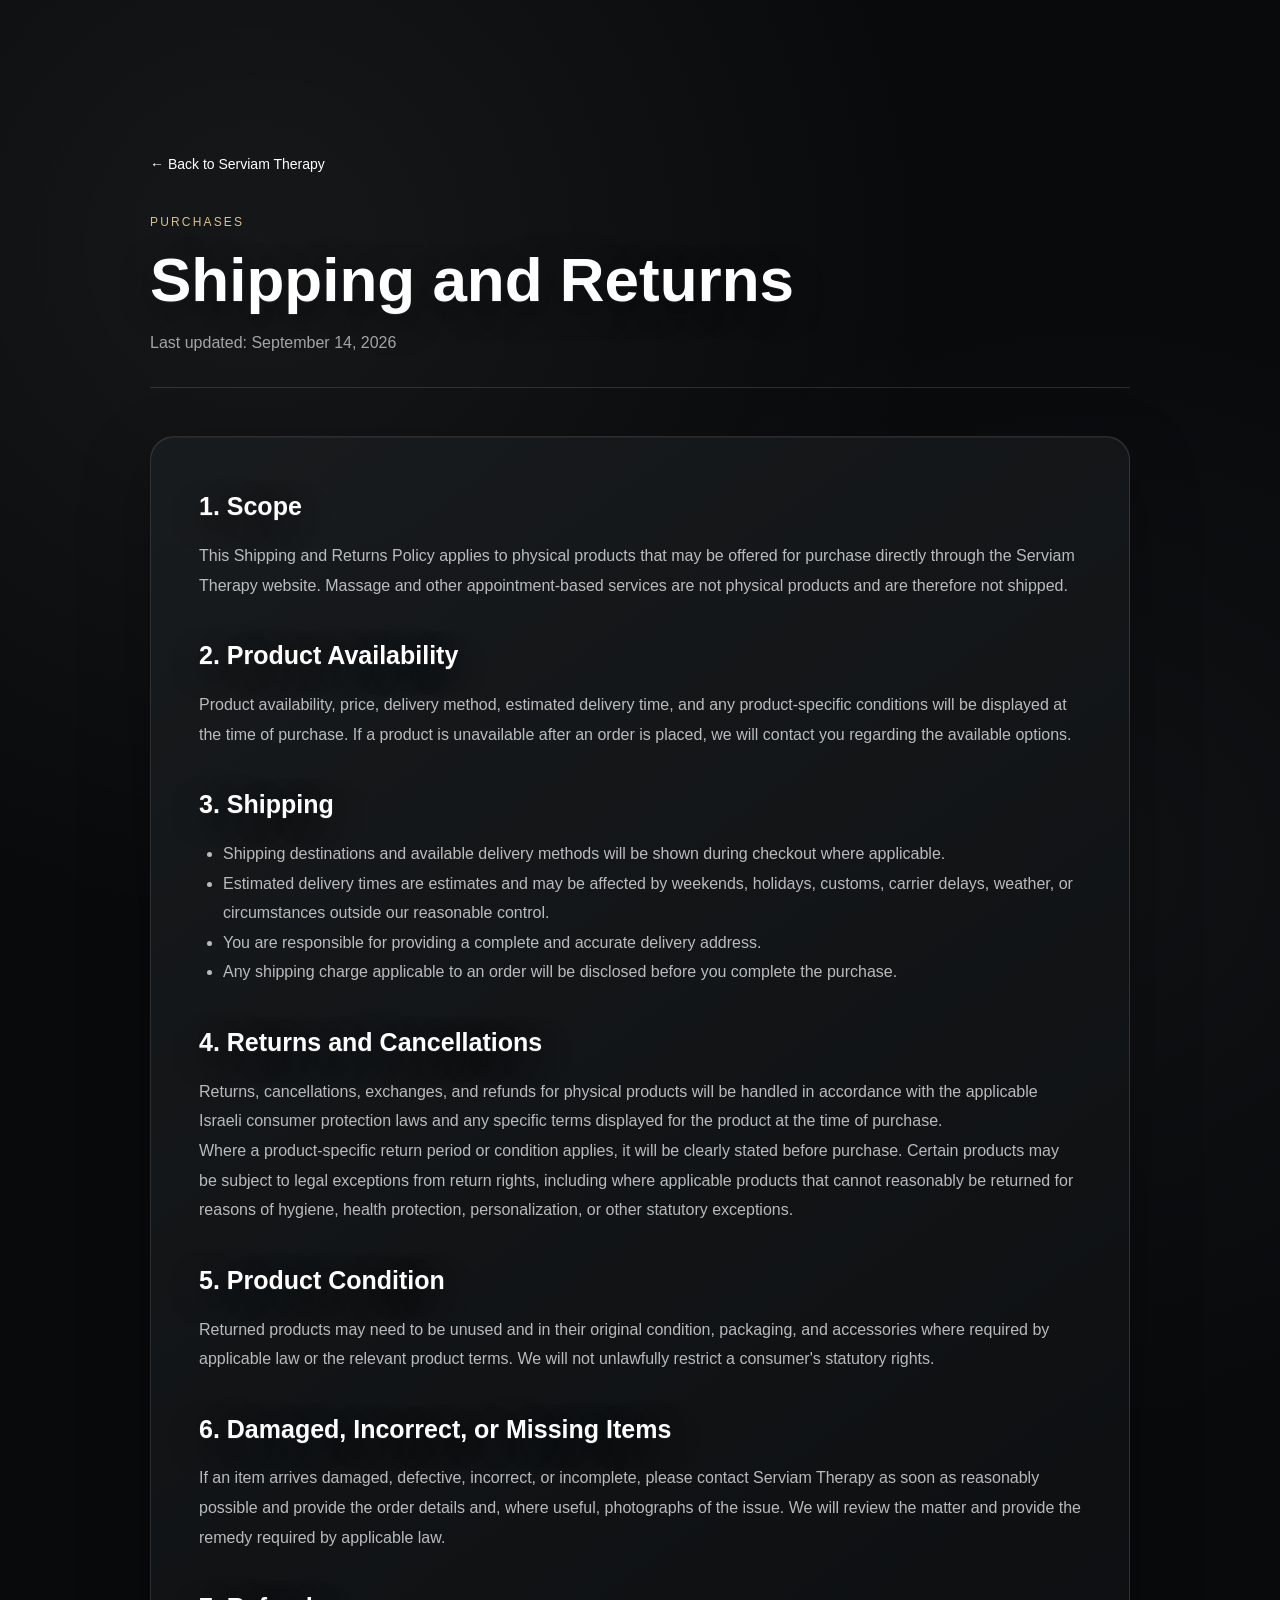
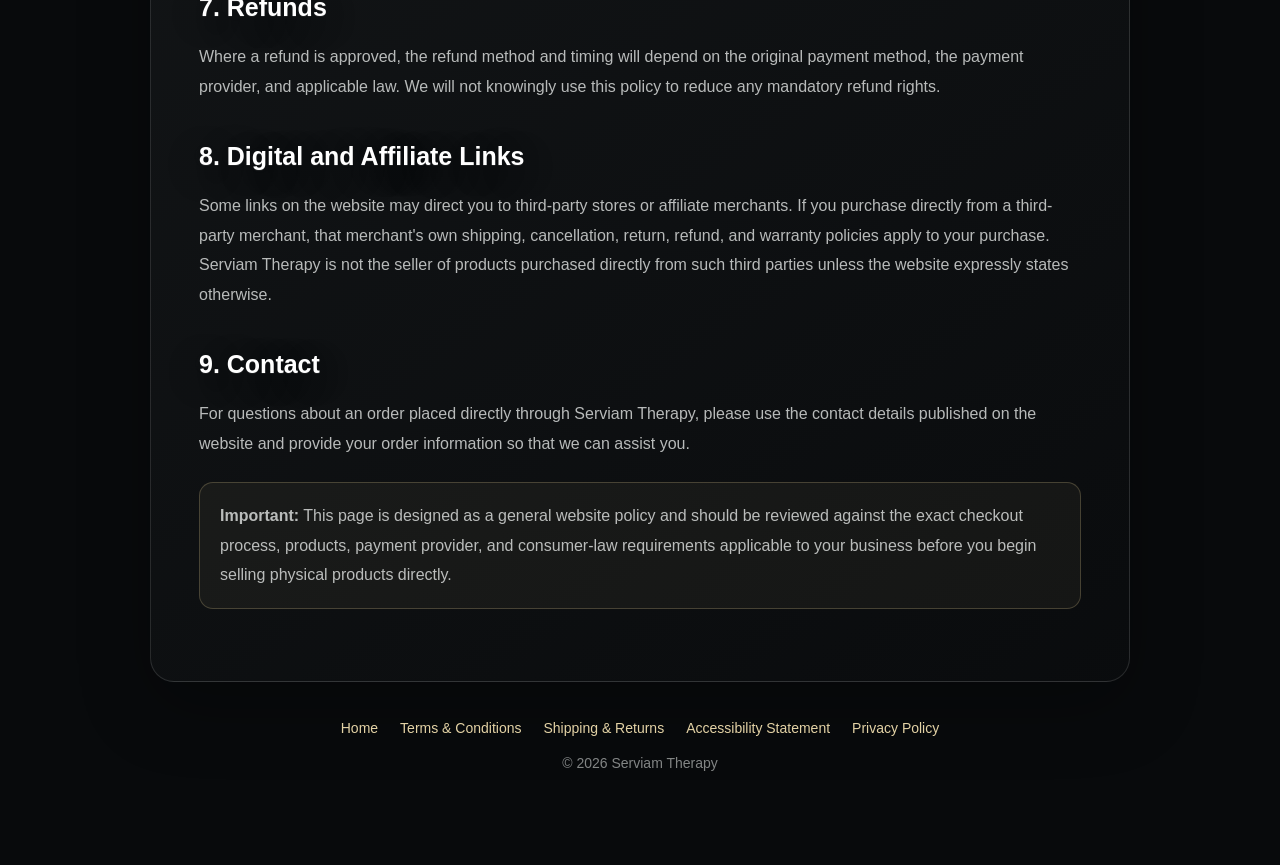
<file: shipping-returns.html>
<!DOCTYPE html>
<html lang="en" dir="ltr">
<head>
    <meta charset="UTF-8">
    <meta name="viewport" content="width=device-width, initial-scale=1.0">
    <meta name="robots" content="index, follow">
    <meta name="author" content="Serviam Therapy">
    <title>Shipping and Returns | Serviam Therapy</title>
    <link rel="stylesheet" href="css/style.css">
    <link rel="stylesheet" href="css/legal.css">
</head>
<body class="legal-page">

<main class="legal-wrap">
    <a class="legal-back" href="index.html" aria-label="Back to Serviam Therapy homepage">← Back to Serviam Therapy</a>

    <header class="legal-header">
        <span class="legal-kicker">Purchases</span>
        <h1>Shipping and Returns</h1>
        <p>Last updated: September 14, 2026</p>
    </header>

    <article class="legal-card">

<h2>1. Scope</h2>
<p>This Shipping and Returns Policy applies to physical products that may be offered for purchase directly through the Serviam Therapy website. Massage and other appointment-based services are not physical products and are therefore not shipped.</p>

<h2>2. Product Availability</h2>
<p>Product availability, price, delivery method, estimated delivery time, and any product-specific conditions will be displayed at the time of purchase. If a product is unavailable after an order is placed, we will contact you regarding the available options.</p>

<h2>3. Shipping</h2>
<ul>
<li>Shipping destinations and available delivery methods will be shown during checkout where applicable.</li>
<li>Estimated delivery times are estimates and may be affected by weekends, holidays, customs, carrier delays, weather, or circumstances outside our reasonable control.</li>
<li>You are responsible for providing a complete and accurate delivery address.</li>
<li>Any shipping charge applicable to an order will be disclosed before you complete the purchase.</li>
</ul>

<h2>4. Returns and Cancellations</h2>
<p>Returns, cancellations, exchanges, and refunds for physical products will be handled in accordance with the applicable Israeli consumer protection laws and any specific terms displayed for the product at the time of purchase.</p>
<p>Where a product-specific return period or condition applies, it will be clearly stated before purchase. Certain products may be subject to legal exceptions from return rights, including where applicable products that cannot reasonably be returned for reasons of hygiene, health protection, personalization, or other statutory exceptions.</p>

<h2>5. Product Condition</h2>
<p>Returned products may need to be unused and in their original condition, packaging, and accessories where required by applicable law or the relevant product terms. We will not unlawfully restrict a consumer's statutory rights.</p>

<h2>6. Damaged, Incorrect, or Missing Items</h2>
<p>If an item arrives damaged, defective, incorrect, or incomplete, please contact Serviam Therapy as soon as reasonably possible and provide the order details and, where useful, photographs of the issue. We will review the matter and provide the remedy required by applicable law.</p>

<h2>7. Refunds</h2>
<p>Where a refund is approved, the refund method and timing will depend on the original payment method, the payment provider, and applicable law. We will not knowingly use this policy to reduce any mandatory refund rights.</p>

<h2>8. Digital and Affiliate Links</h2>
<p>Some links on the website may direct you to third-party stores or affiliate merchants. If you purchase directly from a third-party merchant, that merchant's own shipping, cancellation, return, refund, and warranty policies apply to your purchase. Serviam Therapy is not the seller of products purchased directly from such third parties unless the website expressly states otherwise.</p>

<h2>9. Contact</h2>
<p>For questions about an order placed directly through Serviam Therapy, please use the contact details published on the website and provide your order information so that we can assist you.</p>

<div class="legal-note"><p><strong>Important:</strong> This page is designed as a general website policy and should be reviewed against the exact checkout process, products, payment provider, and consumer-law requirements applicable to your business before you begin selling physical products directly.</p></div>

    </article>

    <nav class="legal-footer legal-nav" aria-label="Legal information">
        <a href="index.html">Home</a>
        <a href="terms.html">Terms & Conditions</a>
        <a href="shipping-returns.html">Shipping & Returns</a>
        <a href="accessibility-statement.html">Accessibility Statement</a>
        <a href="privacy-policy.html">Privacy Policy</a>
        <span>© 2026 Serviam Therapy</span>
    </nav>
</main>

</body>
</html>
</file>
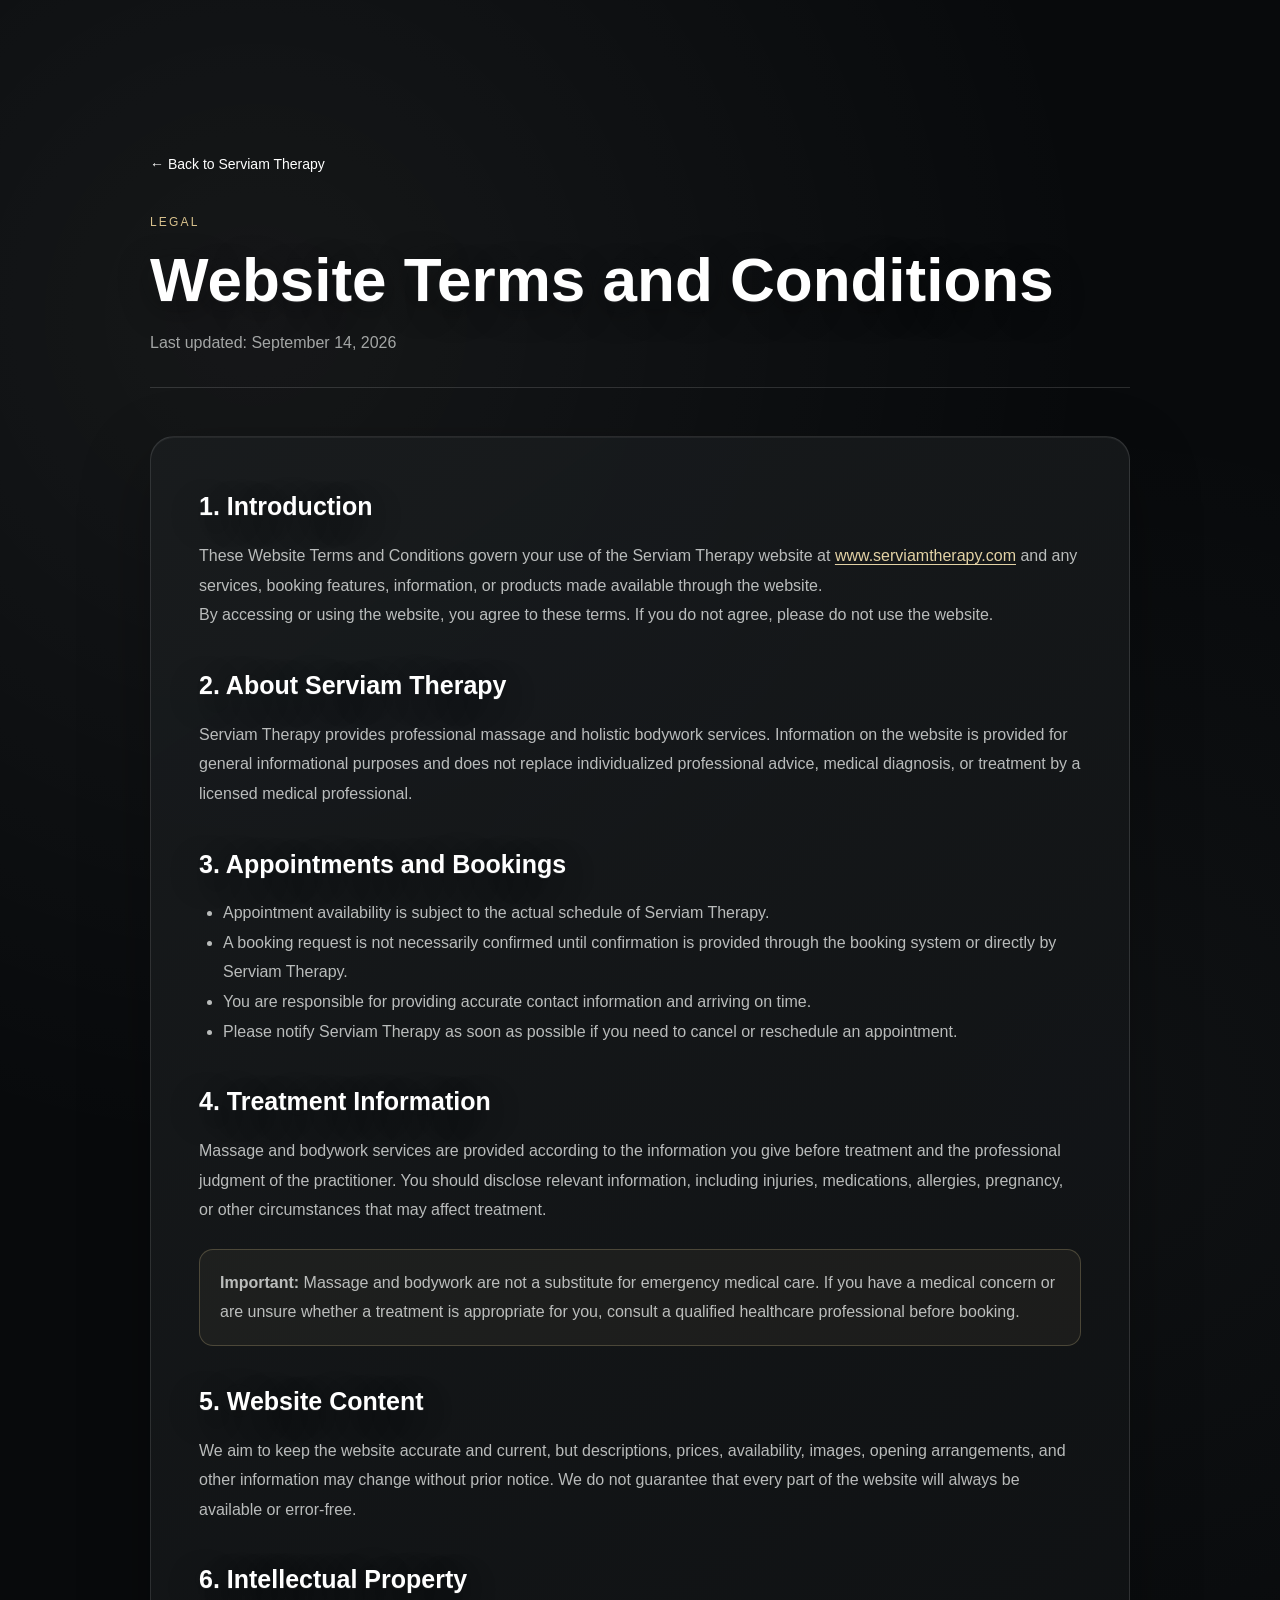
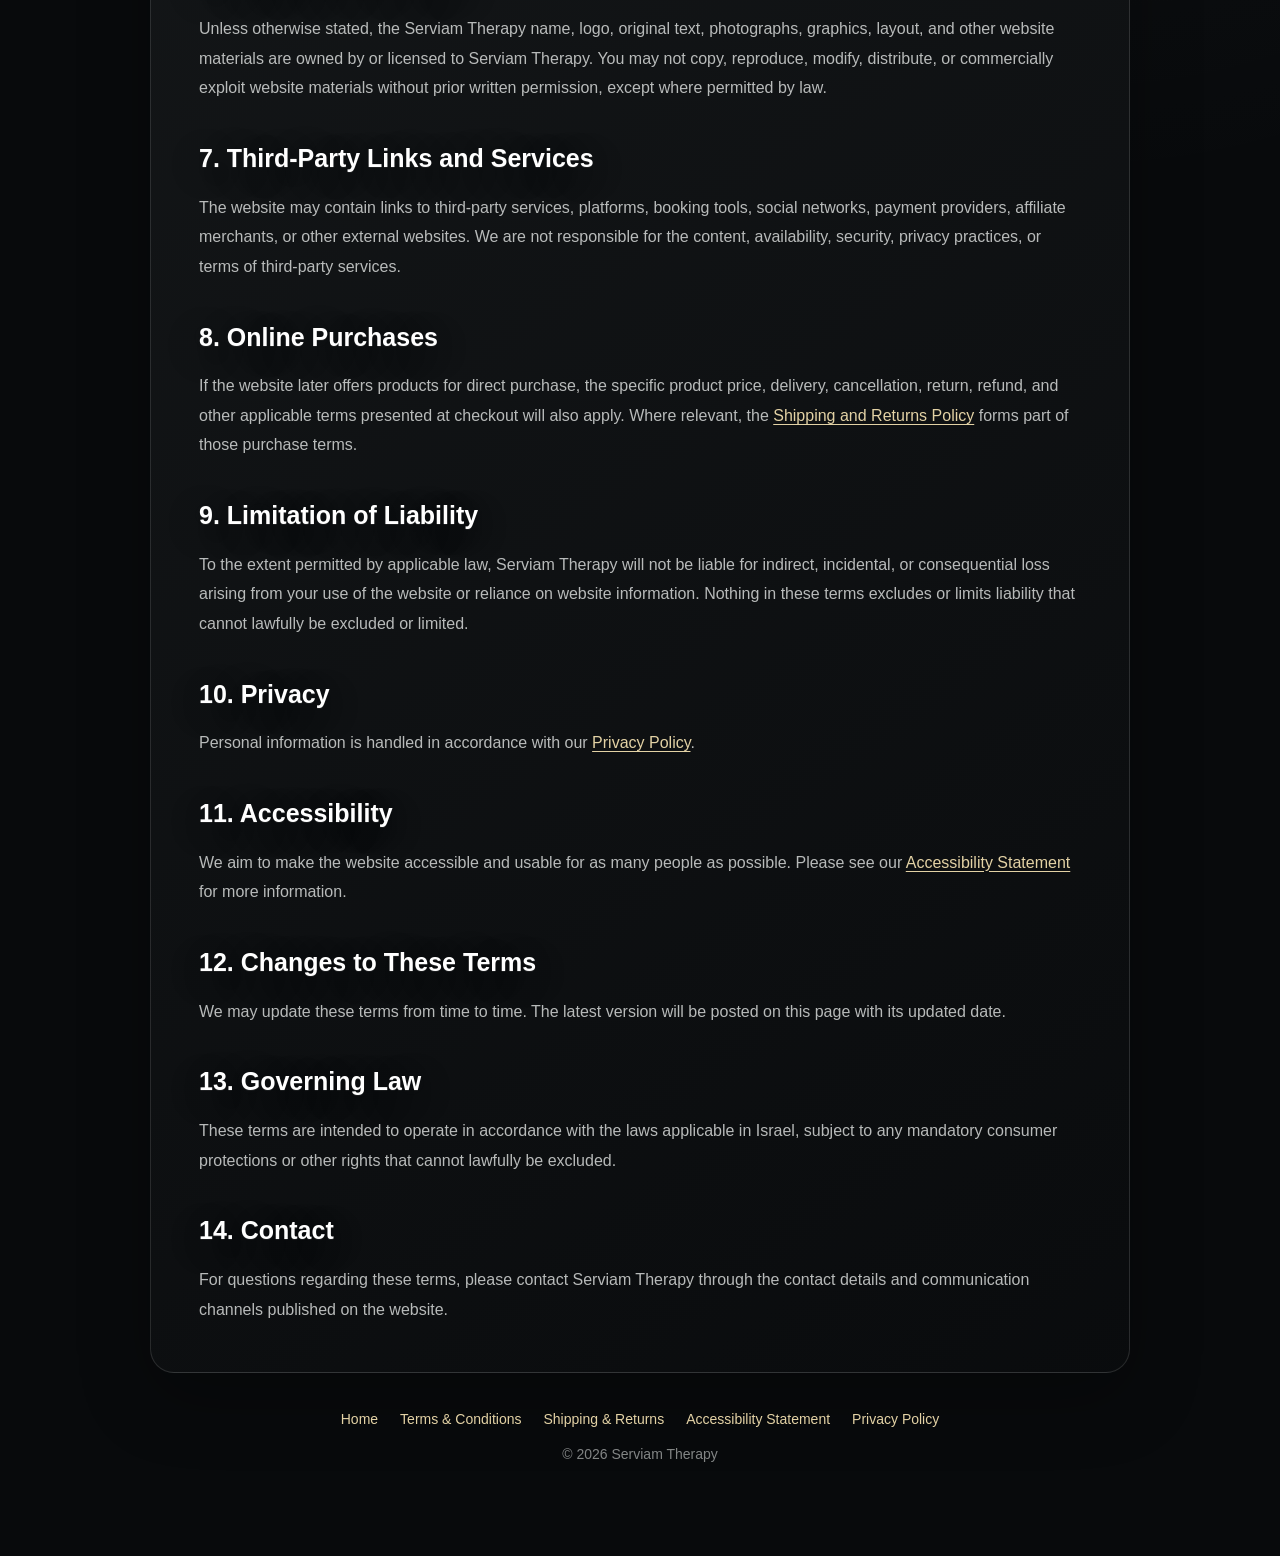
<file: terms.html>
<!DOCTYPE html>
<html lang="en" dir="ltr">
<head>
    <meta charset="UTF-8">
    <meta name="viewport" content="width=device-width, initial-scale=1.0">
    <meta name="robots" content="index, follow">
    <meta name="author" content="Serviam Therapy">
    <title>Website Terms and Conditions | Serviam Therapy</title>
    <link rel="stylesheet" href="css/style.css">
    <link rel="stylesheet" href="css/legal.css">
</head>
<body class="legal-page">

<main class="legal-wrap">
    <a class="legal-back" href="index.html" aria-label="Back to Serviam Therapy homepage">← Back to Serviam Therapy</a>

    <header class="legal-header">
        <span class="legal-kicker">Legal</span>
        <h1>Website Terms and Conditions</h1>
        <p>Last updated: September 14, 2026</p>
    </header>

    <article class="legal-card">

<h2>1. Introduction</h2>
<p>These Website Terms and Conditions govern your use of the Serviam Therapy website at <a href="https://www.serviamtherapy.com/">www.serviamtherapy.com</a> and any services, booking features, information, or products made available through the website.</p>
<p>By accessing or using the website, you agree to these terms. If you do not agree, please do not use the website.</p>

<h2>2. About Serviam Therapy</h2>
<p>Serviam Therapy provides professional massage and holistic bodywork services. Information on the website is provided for general informational purposes and does not replace individualized professional advice, medical diagnosis, or treatment by a licensed medical professional.</p>

<h2>3. Appointments and Bookings</h2>
<ul>
<li>Appointment availability is subject to the actual schedule of Serviam Therapy.</li>
<li>A booking request is not necessarily confirmed until confirmation is provided through the booking system or directly by Serviam Therapy.</li>
<li>You are responsible for providing accurate contact information and arriving on time.</li>
<li>Please notify Serviam Therapy as soon as possible if you need to cancel or reschedule an appointment.</li>
</ul>

<h2>4. Treatment Information</h2>
<p>Massage and bodywork services are provided according to the information you give before treatment and the professional judgment of the practitioner. You should disclose relevant information, including injuries, medications, allergies, pregnancy, or other circumstances that may affect treatment.</p>
<div class="legal-note"><p><strong>Important:</strong> Massage and bodywork are not a substitute for emergency medical care. If you have a medical concern or are unsure whether a treatment is appropriate for you, consult a qualified healthcare professional before booking.</p></div>

<h2>5. Website Content</h2>
<p>We aim to keep the website accurate and current, but descriptions, prices, availability, images, opening arrangements, and other information may change without prior notice. We do not guarantee that every part of the website will always be available or error-free.</p>

<h2>6. Intellectual Property</h2>
<p>Unless otherwise stated, the Serviam Therapy name, logo, original text, photographs, graphics, layout, and other website materials are owned by or licensed to Serviam Therapy. You may not copy, reproduce, modify, distribute, or commercially exploit website materials without prior written permission, except where permitted by law.</p>

<h2>7. Third-Party Links and Services</h2>
<p>The website may contain links to third-party services, platforms, booking tools, social networks, payment providers, affiliate merchants, or other external websites. We are not responsible for the content, availability, security, privacy practices, or terms of third-party services.</p>

<h2>8. Online Purchases</h2>
<p>If the website later offers products for direct purchase, the specific product price, delivery, cancellation, return, refund, and other applicable terms presented at checkout will also apply. Where relevant, the <a href="shipping-returns.html">Shipping and Returns Policy</a> forms part of those purchase terms.</p>

<h2>9. Limitation of Liability</h2>
<p>To the extent permitted by applicable law, Serviam Therapy will not be liable for indirect, incidental, or consequential loss arising from your use of the website or reliance on website information. Nothing in these terms excludes or limits liability that cannot lawfully be excluded or limited.</p>

<h2>10. Privacy</h2>
<p>Personal information is handled in accordance with our <a href="privacy-policy.html">Privacy Policy</a>.</p>

<h2>11. Accessibility</h2>
<p>We aim to make the website accessible and usable for as many people as possible. Please see our <a href="accessibility-statement.html">Accessibility Statement</a> for more information.</p>

<h2>12. Changes to These Terms</h2>
<p>We may update these terms from time to time. The latest version will be posted on this page with its updated date.</p>

<h2>13. Governing Law</h2>
<p>These terms are intended to operate in accordance with the laws applicable in Israel, subject to any mandatory consumer protections or other rights that cannot lawfully be excluded.</p>

<h2>14. Contact</h2>
<p>For questions regarding these terms, please contact Serviam Therapy through the contact details and communication channels published on the website.</p>

    </article>

    <nav class="legal-footer legal-nav" aria-label="Legal information">
        <a href="index.html">Home</a>
        <a href="terms.html">Terms & Conditions</a>
        <a href="shipping-returns.html">Shipping & Returns</a>
        <a href="accessibility-statement.html">Accessibility Statement</a>
        <a href="privacy-policy.html">Privacy Policy</a>
        <span>© 2026 Serviam Therapy</span>
    </nav>
</main>

</body>
</html>
</file>
<file: css/style.css>
/* =========================================================
   SERVIAM THERAPY
   FINAL PREMIUM BOUTIQUE WELLNESS DESIGN SYSTEM

   Graphite / Stone / Ivory / Silver
   Organic editorial frames
   No tilted cards
   No diagonal frames
   No conventional square-only presentation

   Desktop + Tablet + Mobile
   ========================================================= */


/* =========================================================
   01 — DESIGN TOKENS
========================================================= */

:root {

    /* -----------------------------------------------------
       BACKGROUNDS
    ----------------------------------------------------- */

    --ivory: #1b1d1f;
    --warm-white: #222426;
    --cream: #292c2f;
    --cream-deep: #363a3d;


    /* -----------------------------------------------------
       DARKS
    ----------------------------------------------------- */

    --espresso: #e7e9e7;
    --espresso-soft: #b8bcba;


    /* -----------------------------------------------------
       TEXT
    ----------------------------------------------------- */

    --text: #d0d3d1;
    --text-soft: #a3a7a5;
    --text-muted: #7d8280;


    /* -----------------------------------------------------
       CHAMPAGNE
    ----------------------------------------------------- */

    --champagne: #9fa5a3;
    --champagne-light: #c2c7c4;
    --champagne-pale: #d9ddda;


    /* -----------------------------------------------------
       SILVER ACCENTS
    ----------------------------------------------------- */

    --gold: #aeb4b1;
    --gold-dark: #c1c6c3;
    --gold-deep: #d1d5d2;


    /* -----------------------------------------------------
       BORDERS
    ----------------------------------------------------- */

    --line:
        rgba(210, 216, 214, .16);

    --line-strong:
        rgba(225, 230, 228, .28);


    /* -----------------------------------------------------
       SHADOWS
    ----------------------------------------------------- */

    --shadow-sm:
        0
        10px
        28px
        rgba(0, 0, 0, .28);

    --shadow-md:
        0
        20px
        55px
        rgba(0, 0, 0, .40);

    --shadow-lg:
        0
        30px
        90px
        rgba(
            72,
            54,
            30,
            .18
        );


    /* -----------------------------------------------------
       LAYOUT
    ----------------------------------------------------- */

    --container:
        1220px;


    /* -----------------------------------------------------
       ORGANIC FRAME
    ----------------------------------------------------- */

    --radius-card:
        28px
        42px
        34px
        48px;


    /* -----------------------------------------------------
       MOTION
    ----------------------------------------------------- */

    --transition:
        .45s
        cubic-bezier(
            .2,
            .75,
            .2,
            1
        );

}


/* =========================================================
   02 — RESET
========================================================= */

* {

    box-sizing:
        border-box;

    margin:
        0;

    padding:
        0;

}


html {

    scroll-behavior:
        smooth;

    scroll-padding-top:
        100px;

}


body {

    min-width:
        320px;

    background:
        var(--ivory);

    color:
        var(--text);

    font-family:
        "Heebo",
        Arial,
        sans-serif;

    line-height:
        1.75;

    overflow-x:
        hidden;

    -webkit-font-smoothing:
        antialiased;

    text-rendering:
        optimizeLegibility;

}


body.popup-open {

    overflow:
        hidden;

}


body.menu-open {

    overflow:
        hidden;

}


a {

    color:
        inherit;

    text-decoration:
        none;

}


button,
input,
textarea,
select {

    font:
        inherit;

}


button {

    border:
        0;

    cursor:
        pointer;

}


img {

    display:
        block;

    max-width:
        100%;

}


::selection {

    background:
        var(--gold);

    color:
        #fff;

}


:focus-visible {

    outline:
        2px
        solid
        var(--gold);

    outline-offset:
        4px;

}


/* =========================================================
   03 — ATMOSPHERIC TEXTURE
========================================================= */

.site-noise {

    position:
        fixed;

    inset:
        0;

    z-index:
        9998;

    pointer-events:
        none;

    opacity:
        .035;

    background-image:
        url(
            "data:image/svg+xml,%3Csvg viewBox='0 0 160 160' xmlns='http://www.w3.org/2000/svg'%3E%3Cfilter id='n'%3E%3CfeTurbulence type='fractalNoise' baseFrequency='.9' numOctaves='3' stitchTiles='stitch'/%3E%3C/filter%3E%3Crect width='100%25' height='100%25' filter='url(%23n)' opacity='.35'/%3E%3C/svg%3E"
        );

}


/* =========================================================
   04 — GLOBAL LAYOUT
========================================================= */

.container {

    width:
        min(
            var(--container),
            calc(
                100% - 48px
            )
        );

    margin-inline:
        auto;

}


.narrow {

    max-width:
        900px;

}


.section-soft,
.section-light {

    position:
        relative;

    padding:
        112px 0;

}


.section-soft {

    background:
        linear-gradient(
            180deg,
            #1b1d1f 0%,
            #232628 100%
        );

}


.section-light {

    background:
        linear-gradient(
            180deg,
            #2b2e31 0%,
            #383c3f 100%
        );

}


/* =========================================================
   05 — SECTION TYPOGRAPHY
========================================================= */

.section-heading {

    max-width:
        720px;

    margin-bottom:
        60px;

}


.section-heading.centered {

    margin-inline:
        auto;

    text-align:
        center;

}


.section-label,
.hero-eyebrow,
.contact-card-label {

    display:
        inline-block;

    color:
        var(--gold-dark);

    font-family:
        "Poppins",
        sans-serif;

    font-size:
        11px;

    font-weight:
        500;

    letter-spacing:
        .25em;

    text-transform:
        uppercase;

}


.section-heading h2 {

    margin:
        13px
        0
        18px;

    color:
        var(--espresso);

    font-size:
        clamp(
            38px,
            5vw,
            58px
        );

    line-height:
        1.1;

    font-weight:
        500;

}


.section-heading h2 span,
.about-content h2 span,
.booking-content h2 span,
.contact-content h2 span {

    color:
        var(--gold-dark);

}


.section-heading p {

    max-width:
        650px;

    color:
        var(--text-soft);

    font-size:
        17px;

}


.section-heading.centered p {

    margin-inline:
        auto;

}


/* =========================================================
   06 — PREMIUM SCROLL / TEXT INERTIA REVEAL
========================================================= */

.reveal {

    opacity:
        0;

    transform:
        translate3d(
            0,
            34px,
            0
        )
        scale(
            .985
        );

    filter:
        blur(
            2px
        );

    transition:
        opacity
        .9s
        cubic-bezier(
            .16,
            1,
            .3,
            1
        ),

        transform
        1.05s
        cubic-bezier(
            .16,
            1,
            .3,
            1
        ),

        filter
        .9s
        ease;

    will-change:
        transform,
        opacity,
        filter;

}


/* ---------------------------------------------------------
   MAIN REVEAL
--------------------------------------------------------- */

.reveal.is-visible {

    opacity:
        1;

    transform:
        translate3d(
            0,
            0,
            0
        )
        scale(
            1
        );

    filter:
        blur(
            0
        );

}


/* =========================================================
   HEADINGS
   Subtle physical inertia / overshoot
========================================================= */

.reveal.is-visible h1,
.reveal.is-visible h2 {

    animation:
        textInertia
        1.15s
        cubic-bezier(
            .16,
            1,
            .3,
            1
        )
        both;

    will-change:
        transform,
        opacity;

}


@keyframes textInertia {

    0% {

        opacity:
            .35;

        transform:
            translate3d(
                12px,
                18px,
                0
            );

    }

    60% {

        opacity:
            1;

        transform:
            translate3d(
                -2px,
                -1px,
                0
            );

    }

    100% {

        opacity:
            1;

        transform:
            translate3d(
                0,
                0,
                0
            );

    }

}


/* =========================================================
   PARAGRAPHS
   Arrive slightly after the heading
========================================================= */

.reveal.is-visible p {

    animation:
        paragraphInertia
        1s
        .12s
        cubic-bezier(
            .16,
            1,
            .3,
            1
        )
        both;

    will-change:
        transform,
        opacity;

}


@keyframes paragraphInertia {

    0% {

        opacity:
            0;

        transform:
            translate3d(
                8px,
                14px,
                0
            );

    }

    65% {

        opacity:
            1;

        transform:
            translate3d(
                -1px,
                -1px,
                0
            );

    }

    100% {

        opacity:
            1;

        transform:
            translate3d(
                0,
                0,
                0
            );

    }

}


/* =========================================================
   SECTION LABELS / HERO EYEBROW
========================================================= */

.reveal.is-visible
.section-label,
.reveal.is-visible
.hero-eyebrow {

    animation:
        labelInertia
        .8s
        cubic-bezier(
            .16,
            1,
            .3,
            1
        )
        both;

    will-change:
        transform,
        opacity;

}


@keyframes labelInertia {

    0% {

        opacity:
            0;

        transform:
            translate3d(
                6px,
                8px,
                0
            );

        letter-spacing:
            .34em;

    }

    65% {

        opacity:
            1;

        transform:
            translate3d(
                -1px,
                -1px,
                0
            );

    }

    100% {

        opacity:
            1;

        transform:
            translate3d(
                0,
                0,
                0
            );

        letter-spacing:
            .25em;

    }

}


/* =========================================================
   HERO / BOOKING ACTIONS
   Gentle delayed arrival
========================================================= */

.reveal.is-visible
.hero-actions,
.reveal.is-visible
.booking-actions {

    animation:
        paragraphInertia
        1s
        .25s
        cubic-bezier(
            .16,
            1,
            .3,
            1
        )
        both;

}


/* =========================================================
   HERO TRUST ROW
========================================================= */

.reveal.is-visible
.hero-trust-row {

    animation:
        paragraphInertia
        1s
        .32s
        cubic-bezier(
            .16,
            1,
            .3,
            1
        )
        both;

}


/* =========================================================
   ABOUT / CONTACT SECONDARY CONTENT
========================================================= */

.reveal.is-visible
.about-features,
.reveal.is-visible
.skills-list,
.reveal.is-visible
.contact-details,
.reveal.is-visible
.social-links {

    animation:
        paragraphInertia
        1s
        .22s
        cubic-bezier(
            .16,
            1,
            .3,
            1
        )
        both;

}


/* =========================================================
   FAQ
========================================================= */

.reveal.is-visible
.faq-list {

    animation:
        paragraphInertia
        1s
        .18s
        cubic-bezier(
            .16,
            1,
            .3,
            1
        )
        both;

}


/* =========================================================
   HOME SERVICE POINTS
========================================================= */

.reveal.is-visible
.home-service-points {

    animation:
        paragraphInertia
        1s
        .2s
        cubic-bezier(
            .16,
            1,
            .3,
            1
        )
        both;

}


/* =========================================================
   PREMIUM STAGGER FOR MULTIPLE REVEALS
========================================================= */

.reveal:nth-child(2) {

    transition-delay:
        .06s;

}


.reveal:nth-child(3) {

    transition-delay:
        .12s;

}


.reveal:nth-child(4) {

    transition-delay:
        .18s;

}


.reveal:nth-child(5) {

    transition-delay:
        .24s;

}


/* =========================================================
   MOBILE — SLIGHTLY SOFTER MOTION
========================================================= */

@media (
    max-width:
    768px
) {

    .reveal {

        transform:
            translate3d(
                0,
                24px,
                0
            )
            scale(
                .99
            );

        filter:
            blur(
                1px
            );

    }


    .reveal.is-visible h1,
    .reveal.is-visible h2 {

        animation-duration:
            .95s;

    }


    .reveal.is-visible p {

        animation-duration:
            .9s;

    }

}


/* =========================================================
   REDUCED MOTION
========================================================= */

@media (
    prefers-reduced-motion:
    reduce
) {

    .reveal,
    .reveal.is-visible,
    .reveal.is-visible h1,
    .reveal.is-visible h2,
    .reveal.is-visible p,
    .reveal.is-visible .section-label,
    .reveal.is-visible .hero-eyebrow,
    .reveal.is-visible .hero-actions,
    .reveal.is-visible .booking-actions,
    .reveal.is-visible .hero-trust-row,
    .reveal.is-visible .about-features,
    .reveal.is-visible .skills-list,
    .reveal.is-visible .contact-details,
    .reveal.is-visible .social-links,
    .reveal.is-visible .faq-list,
    .reveal.is-visible .home-service-points {

        opacity:
            1;

        transform:
            none;

        filter:
            none;

        animation:
            none
            !important;

        transition:
            none
            !important;

    }

}

/* =========================================================
   07 — PAGE LOADER
========================================================= */

.page-loader {

    position:
        fixed;

    inset:
        0;

    z-index:
        10000;

    display:
        grid;

    place-items:
        center;

    background:
        radial-gradient(
            circle,
            #222426,
            #25282a
        );

    transition:
        opacity
        .6s
        ease,

        visibility
        .6s
        ease;

}


.page-loader.loaded {

    opacity:
        0;

    visibility:
        hidden;

}


.loader-inner {

    text-align:
        center;

}


/* =========================================
   SERVIAM THERAPY — 3D CRYSTAL LOGO
   ========================================= */

.loader-logo img {
    width: 280px;
    height: 280px;
    object-fit: contain;
    display: block;
    margin: 0 auto;
}
    /* Metallic crystal surface */
    background: linear-gradient(
        105deg,
        #686868 0%,
        #ffffff 18%,
        #bcbcbc 32%,
        #ffffff 45%,
        #777777 62%,
        #f8f8f8 78%,
        #8a8a8a 100%
    );

    -webkit-background-clip: text;
    background-clip: text;
    -webkit-text-fill-color: transparent;

    /* 3D extrusion + depth */
    text-shadow:
        1px 1px 0 #777,
        2px 2px 0 #555,
        3px 3px 0 #3d3d3d,
        4px 4px 0 #292929,
        5px 5px 8px rgba(0, 0, 0, 0.8),

        /* outer crystal glow */
        0 0 8px rgba(255, 255, 255, 0.16),
        0 0 22px rgba(255, 255, 255, 0.08);

    filter: drop-shadow(
        0 12px 18px rgba(0, 0, 0, 0.55)
    );

    transform: perspective(700px)
               rotateX(8deg);

    transform-style: preserve-3d;

    animation: serviamFloat 4s ease-in-out infinite;
}


/* -----------------------------------------
   SHINING CRYSTAL PASS
   ----------------------------------------- */

.loader-logo::after {
    content: "SERVIAM THERAPY";

    position: absolute;
    inset: 0;

    background: linear-gradient(
        110deg,
        transparent 0%,
        transparent 38%,
        rgba(255,255,255,0.95) 48%,
        rgba(255,255,255,0.35) 52%,
        transparent 62%,
        transparent 100%
    );

    background-size: 250% 100%;
    background-position: 120% 0;

    -webkit-background-clip: text;
    background-clip: text;

    -webkit-text-fill-color: transparent;

    pointer-events: none;

    animation: crystalSweep 5s ease-in-out infinite;
}


/* -----------------------------------------
   SUBTITLE
   ----------------------------------------- */

.loader-subtitle {
       margin-top: 6px;

    font-family: "Poppins", sans-serif;
    font-size: 1rem;
    font-weight: 500;
    letter-spacing: 0.14em;

    /* Gold metallic gradient */
    background: linear-gradient(
        120deg,
        #8c6a2f 0%,
        #c9a44c 20%,
        #fff1a8 40%,
        #d4af57 55%,
        #fff4b8 70%,
        #a77b32 100%
    );

    -webkit-background-clip: text;
    -webkit-text-fill-color: transparent;
    background-clip: text;

    /* Gold glow */
    filter:
        drop-shadow(0 0 4px rgba(212, 175, 87, 0.45))
        drop-shadow(0 0 10px rgba(255, 215, 120, 0.18));
}

/* -----------------------------------------
   3D FLOAT
   ----------------------------------------- */

@keyframes serviamFloat {

    0%,
    100% {
        transform:
            perspective(700px)
            rotateX(8deg)
            translateY(0);
    }

    50% {
        transform:
            perspective(700px)
            rotateX(8deg)
            translateY(-5px);
    }
}


/* -----------------------------------------
   CRYSTAL LIGHT SWEEP
   ----------------------------------------- */

@keyframes crystalSweep {

    0% {
        background-position: 130% 0;
    }

    45%,
    100% {
        background-position: -30% 0;
    }
}


.loader-line {

    width:
        190px;

    height:
        1px;

    margin:
        5px
        auto;

    background:
        linear-gradient(
            90deg,
            transparent,
            var(--gold),
            transparent
        );

}


.loader-subtitle {

    color:
        var(--text-muted);

    font:
        11px
        "Poppins",
        sans-serif;

    letter-spacing:
        .45em;

}


/* =========================================================
   08 — POPUP
========================================================= */

.popup-window {

    position:
        fixed;

    inset:
        0;

    z-index:
        9999;

    display:
        flex;

    align-items:
        center;

    justify-content:
        center;

    padding:
        24px;

    background:
        rgba(
            57,
            43,
            26,
            .48
        );

    backdrop-filter:
        blur(
            12px
        );

    -webkit-backdrop-filter:
        blur(
            12px
        );

    transition:
        opacity
        .45s
        ease,

        visibility
        .45s
        ease;

}


.popup-window.popup-hidden {

    opacity:
        0;

    visibility:
        hidden;

    pointer-events:
        none;

}


.popup-left,
.popup-right {

    width:
        min(
            610px,
            50vw
        );

    min-height:
        580px;

}


.popup-left {

    position:
        relative;

    overflow:
        hidden;

    background:
        url(
            "../images/hero/hero.jpg"
        )
        center /
        cover
        no-repeat;

    border-radius:
        26px
        0
        0
        26px;

}


.popup-left-overlay {

    position:
        absolute;

    inset:
        0;

    background:
        linear-gradient(
            145deg,
            rgba(
                59,
                43,
                24,
                .20
            ),
            rgba(
                201,
                168,
                106,
                .35
            )
        );

}


.popup-left-content {

    position:
        absolute;

    inset:
        auto
        42px
        46px;

    z-index:
        2;

    color:
        #222426;

}


.popup-left-content span {

    display:
        block;

    margin-bottom:
        12px;

    font:
        11px
        "Poppins",
        sans-serif;

    letter-spacing:
        .25em;

}


.popup-left-content strong {

    font-size:
        34px;

    font-weight:
        500;

    line-height:
        1.3;

}


.popup-right {

    position:
        relative;

    display:
        flex;

    align-items:
        center;

    padding:
        55px;

    background:
        linear-gradient(
            145deg,
            #222426,
            #202325
        );

    border:
        1px
        solid
        var(--line-strong);

    border-right:
        0;

    border-radius:
        0
        26px
        26px
        0;

    box-shadow:
        var(--shadow-lg);

}


.popup-content {

    width:
        100%;

    max-width:
        480px;

    text-align:
        center;

}


.popup-close {

    position:
        absolute;

    top:
        18px;

    left:
        18px;

    width:
        40px;

    height:
        40px;

    border:
        1px
        solid
        var(--line);

    border-radius:
        50%;

    background:
        rgba(
            255,
            255,
            255,
            .55
        );

    color:
        var(--gold-dark);

    font-size:
        25px;

    transition:
        .25s
        ease;

}


.popup-close:hover {

    transform:
        rotate(
            90deg
        );

    border-color:
        var(--gold);

    background:
        var(--champagne-pale);

}


.popup-logo {

    width:
        182px;

    height:
        182px;

    object-fit:
        contain;

    margin:
        0
        auto
        15px;

}


.popup-content h1 {

    margin:
        14px
        0;

    color:
        var(--espresso);

    font-size:
        34px;

    line-height:
        1.15;

}


.popup-content p {

    margin-bottom:
        12px;

    color:
        var(--text-soft);

}


.popup-features {

    display:
        grid;

    gap:
        10px;

    margin:
        24px
        0;

    text-align:
        right;

}


.popup-feature {

    display:
        flex;

    align-items:
        center;

    gap:
        12px;

}


.popup-feature-icon {

    width:
        37px;

    height:
        37px;

    flex:
        0
        0
        37px;

    display:
        grid;

    place-items:
        center;

    border:
        1px
        solid
        var(--line-strong);

    border-radius:
        50%;

    color:
        var(--gold-dark);

    background:
        rgba(220, 226, 224, .13);

}


.popup-button {

    min-height:
        56px;

    display:
        flex;

    align-items:
        center;

    justify-content:
        center;

    gap:
        14px;

    border-radius:
        5px;

    background:
        linear-gradient(
            135deg,
            var(--gold-deep),
            var(--gold),
            var(--champagne)
        );

    color:
        #222426;

    font-weight:
        600;

    box-shadow:
        var(--shadow-sm);

    transition:
        var(--transition);

}


.popup-button:hover {

    transform:
        translateY(
            -3px
        );

    box-shadow:
        var(--shadow-md);

}


/* =========================================================
   09 — HEADER
========================================================= */

.site-header {

    position:
        relative;

    z-index:
        1000;

}


.navbar {

    position:
        sticky;

    top:
        0;

    min-height:
        88px;

    padding:
        0
        42px;

    display:
        flex;

    align-items:
        center;

    background:
        rgba(
            18,
            20,
            22,
            .94
        );

    border-bottom:
        1px
        solid
        var(--line);

    box-shadow:
        0
        8px
        30px
        rgba(0, 0, 0, .34);

    backdrop-filter:
        blur(
            14px
        );

    -webkit-backdrop-filter:
        blur(
            14px
        );

    transition:
        min-height
        .35s
        ease,

        background
        .35s
        ease,

        box-shadow
        .35s
        ease;

}


.navbar.scrolled {

    min-height:
        74px;

    background:
        rgba(
            13,
            15,
            17,
            .96
        );

    box-shadow:
        0
        10px
        35px
        rgba(0, 0, 0, .46);

}


.brand {

    margin-left:
        auto;

    display:
        flex;

    align-items:
        center;

    gap:
        12px;

}


.brand-logo {

    width:
        106px;

    height:
        106px;

    object-fit:
        contain;

    filter:
        drop-shadow(
            0
            5px
            12px
            rgba(
                112,
                85,
                40,
                .14
            )
        );

    transition:
        .35s
        ease;

}


.navbar.scrolled
.brand-logo {

    width:
        80px;

    height:
        80px;

}


.brand-text {

    color:
        var(--gold-dark);

    font:
        600
        17px/1
        "Poppins",
        sans-serif;

    letter-spacing:
        .16em;

}


.brand-text small {

    display:
        block;

    margin-top:
        5px;

    color:
        var(--text-soft);

    font-size:
        8px;

    letter-spacing:
        .43em;

}


.header-socials {

    display:
        flex;

    gap:
        8px;

    margin-right:
        28px;

}


/* =========================================================
   SOCIAL ICONS — UNIFIED PREMIUM CIRCLES
========================================================= */

.header-social-link,
.mobile-social-link,
.social-link {

    width: 40px;
    height: 40px;
    min-width: 40px;
    min-height: 40px;

    flex: 0 0 40px;

    display: grid;
    place-items: center;

    padding: 0;

    box-sizing: border-box;

    border: 1px solid var(--line-strong);
    border-radius: 50%;

    color: var(--gold-dark);

    background: rgba(
        255,
        253,
        248,
        .55
    );

    transition: .25s ease;

}


/* Facebook + Instagram SVG icons */

.social-icon {

    width: 18px;
    height: 18px;

    display: block;

    flex: 0 0 18px;

    fill: currentColor;

    line-height: 1;

}


/* Optical adjustment only — circle remains identical */

.social-icon-facebook {

    width: 16px;
    flex-basis: 16px;

}


.social-icon-instagram {

    width: 18px;
    flex-basis: 18px;

}


/* Hover */

.header-social-link:hover,
.mobile-social-link:hover,
.social-link:hover {

    color: #222426;

    background: var(--gold);

    transform: translateY(-2px);

    box-shadow: var(--shadow-sm);

}


.nav-menu {

    display:
        flex;

    align-items:
        center;

    gap:
        14px;

    margin-right:
        20px;

    flex-wrap:
        nowrap;

    min-width:
        0;

}


.nav-link {

    position:
        relative;

    color:
        var(--espresso-soft);

    font-size:
        14px;

    font-weight:
        500;

    white-space:
        nowrap;

}


.nav-link::after {

    content:
        "";

    position:
        absolute;

    right:
        0;

    bottom:
        -8px;

    width:
        0;

    height:
        1px;

    background:
        linear-gradient(
            90deg,
            var(--gold-dark),
            var(--champagne-light)
        );

    transition:
        .3s
        ease;

}


.nav-link:hover {

    color:
        var(--gold-dark);

}


.nav-link:hover::after {

    width:
        100%;

}


.nav-book-button {
    position: relative;
    display: inline-flex;
    align-items: center;
    justify-content: center;

    padding: 10px 20px;
    min-height: 44px;

    border: 1px solid rgba(255, 255, 255, 0.45);
    border-radius: 14px;

    background:
        linear-gradient(
            135deg,
            rgba(255, 255, 255, 0.16),
            rgba(40, 40, 43, 0.72) 45%,
            rgba(255, 255, 255, 0.10)
        );

    color: #ffffff;

    font-family: "Heebo", sans-serif;
    font-weight: 700;
    font-size: 1rem;

    text-decoration: none;

    backdrop-filter: blur(16px);
    -webkit-backdrop-filter: blur(16px);

    box-shadow:
        0 8px 25px rgba(0, 0, 0, 0.35),
        inset 0 1px 0 rgba(255, 255, 255, 0.55),
        inset 0 -1px 0 rgba(255, 255, 255, 0.08);

    overflow: hidden;

    transition:
        transform 0.35s ease,
        box-shadow 0.35s ease,
        border-color 0.35s ease;
}


/* Diamond shine */
.nav-book-button::before {
    content: "";
    position: absolute;

    top: -80%;
    left: -35%;

    width: 45%;
    height: 260%;

    background: linear-gradient(
        90deg,
        transparent,
        rgba(255, 255, 255, 0.65),
        rgba(255, 255, 255, 0.15),
        transparent
    );

    transform: rotate(25deg);
    filter: blur(2px);

    transition: left 0.8s ease;
}


/* Subtle crystal edge */
.nav-book-button::after {
    content: "";
    position: absolute;
    inset: 1px;

    border-radius: 13px;

    border: 1px solid rgba(255, 255, 255, 0.12);

    pointer-events: none;
}


/* Hover */
.nav-book-button:hover {
    transform: translateY(-2px);

    border-color: rgba(255, 255, 255, 0.75);

    box-shadow:
        0 12px 32px rgba(0, 0, 0, 0.45),
        0 0 22px rgba(255, 255, 255, 0.12),
        inset 0 1px 0 rgba(255, 255, 255, 0.75);
}


.nav-book-button:hover::before {
    left: 135%;
}


/* Click */
.nav-book-button:active {
    transform: translateY(0);
}
.mobile-menu-toggle,
.mobile-socials {

    display:
        none;

}

/* =========================================================
   PREMIUM SCROLL INDICATOR
========================================================= */

.scroll-indicator {
    position: absolute;
    left: 50%;
    bottom: 34px;
    transform: translateX(-50%);
    display: flex;
    flex-direction: column;
    align-items: center;
    gap: 10px;
    z-index: 10;
    pointer-events: none;
    color: rgba(255, 255, 255, 0.82);
    opacity: 1;
    visibility: visible;
    transition:
        opacity 0.6s ease,
        visibility 0.6s ease;
    animation: scrollIndicatorFade 3s ease-in-out infinite;
}

.scroll-indicator span {
    font-family: "Heebo", sans-serif;
    font-size: 0.72rem;
    font-weight: 400;
    letter-spacing: 0.12em;
    white-space: nowrap;
}

.scroll-line {
    position: relative;
    width: 1px;
    height: 42px;
    background: linear-gradient(
        to bottom,
        rgba(255, 255, 255, 0.15),
        rgba(220, 224, 222, 0.82)
    );
    overflow: visible;
}

.scroll-line::after {
    content: "";
    position: absolute;
    left: 50%;
    bottom: -2px;
    width: 8px;
    height: 8px;
    border-right: 1px solid #555a5c;
    border-bottom: 1px solid #555a5c;
    transform: translateX(-50%) rotate(45deg);
    animation: scrollArrowMove 1.8s ease-in-out infinite;
}

/* =========================================================
   ARROW ANIMATION
========================================================= */

@keyframes scrollArrowMove {

    0%,
    100% {
        transform:
            translate(-50%, -4px)
            rotate(45deg);
        opacity: 0.45;
    }

    50% {
        transform:
            translate(-50%, 5px)
            rotate(45deg);
        opacity: 1;
    }

}

/* =========================================================
   SUBTLE PULSE
========================================================= */

@keyframes scrollIndicatorFade {

    0%,
    100% {
        opacity: 0.65;
    }

    50% {
        opacity: 1;
    }

}

/* =========================================================
   HIDE AFTER USER STARTS SCROLLING
========================================================= */

.scroll-indicator.scroll-hidden {
    opacity: 0;
    visibility: hidden;
    animation: none;
}

/* =========================================================
   MOBILE
========================================================= */

@media (max-width: 768px) {

    .scroll-indicator {
        bottom: 25px;
        gap: 8px;
    }

    .scroll-indicator span {
        font-size: 0.68rem;
    }

    .scroll-line {
        height: 34px;
    }

}
/* =========================================================
   10 — HERO
========================================================= */

.hero-section {

    position:
        relative;

    min-height:
        calc(
            100vh - 88px
        );

    display:
        flex;

    align-items:
        center;

    overflow:
        hidden;

    isolation:
        isolate;

}


.hero-background {

    position:
        absolute;

    inset:
        0;

    z-index:
        -3;

    background:
        url(
            "../images/hero/hero.jpg"
        )
        center /
        cover
        no-repeat;

    transform:
        scale(
            1.03
        );

}


.hero-overlay {

    position:
        absolute;

    inset:
        0;

    z-index:
        -2;

    background:
        linear-gradient(
            90deg,
            rgba(
                248,
                242,
                230,
                .15
            )
            0%,

            rgba(
                248,
                242,
                230,
                .72
            )
            62%,

            rgba(
                248,
                242,
                230,
                .92
            )
            100%
        );

}


.hero-section::after {

    content:
        "";

    position:
        absolute;

    inset:
        auto
        0
        0;

    height:
        180px;

    z-index:
        -1;

    background:
        linear-gradient(
            transparent,
            rgba(
                250,
                247,
                239,
                .55
            )
        );

}


.hero-orb {

    position:
        absolute;

    z-index:
        -1;

    border:
        1px
        solid
        rgba(215, 222, 220, .24);

    border-radius:
        50%;

    pointer-events:
        none;

}


.hero-orb-one {

    width:
        340px;

    height:
        340px;

    left:
        7%;

    top:
        12%;

    box-shadow:
        inset
        0
        0
        80px
        rgba(
            255,
            255,
            255,
            .13
        );

}


.hero-orb-two {

    width:
        180px;

    height:
        180px;

    left:
        22%;

    bottom:
        13%;

    border-color:
        rgba(215, 222, 220, .16);

}


.hero-container {

    position:
        relative;

    z-index:
        2;

}


.hero-content {

    max-width:
        650px;

    margin-right:
        auto;

}


.hero-eyebrow {

    margin-bottom:
        14px;

}


.hero-content h1 {

    color:
        var(--espresso);

    font-size:
        clamp(
            50px,
            7.3vw,
            88px
        );

    font-weight:
        500;

    line-height:
        1.02;

    letter-spacing:
        -.02em;

}


.hero-content h1 span {

    display:
        block;

    color:
        var(--gold-dark);

    font-family:
        "Playfair Display",
        serif;

    font-weight:
        500;

}


.hero-description {

    max-width:
        560px;

    margin-top:
        24px;

    color:
        var(--text-soft);

    font-size:
        19px;

}


.hero-actions,
.booking-actions {

    display:
        flex;

    flex-wrap:
        wrap;

    gap:
        13px;

    margin-top:
        30px;

}


.button {

    min-width:
        165px;

    min-height:
        54px;

    padding:
        13px
        24px;

    display:
        inline-flex;

    align-items:
        center;

    justify-content:
        center;

    border-radius:
        5px;

    font-weight:
        600;

    transition:
        var(--transition);

}


.button-primary,
.button-gold {

    background:
        linear-gradient(
            135deg,
            var(--gold-deep),
            var(--gold),
            var(--champagne)
        );

    color:
        #222426;

    box-shadow:
        var(--shadow-sm);

}


.button-primary:hover,
.button-gold:hover {

    transform:
        translateY(
            -3px
        );

    box-shadow:
        var(--shadow-md);

}


.button-outline-light {

    border:
        1px
        solid
        var(--gold-dark);

    color:
        var(--gold-dark);

    background:
        rgba(
            255,
            253,
            248,
            .44
        );

}


.button-outline-light:hover {

    color:
        #222426;

    background:
        var(--gold);

    border-color:
        var(--gold);

}


.button-dark {

    background:
        var(--espresso);

    color:
        #222426;

}


.button-dark:hover {

    background:
        var(--gold-deep);

    transform:
        translateY(
            -2px
        );

}


.hero-trust-row {

    display:
        flex;

    flex-wrap:
        wrap;

    gap:
        20px;

    margin-top:
        32px;

    color:
        var(--text-soft);

    font-size:
        13px;

}


.hero-trust-row span {

    padding-left:
        20px;

    border-left:
        1px
        solid
        var(--line-strong);

}


.hero-trust-row span:last-child {

    border-left:
        0;

    padding-left:
        0;

}


.hero-trust-row b {

    color:
        var(--gold-dark);

    font-weight:
        700;

}


.scroll-indicator {

    position:
        absolute;

    bottom:
        28px;

    left:
        50%;

    transform:
        translateX(
            -50%
        );

    color:
        var(--gold-dark);

    text-align:
        center;

    font-size:
        11px;

}


.scroll-line {

    width:
        1px;

    height:
        42px;

    margin:
        8px
        auto
        0;

    background:
        linear-gradient(
            var(--gold),
            transparent
        );

}
/* =========================================================
   HERO VIDEO
   ========================================================= */

.hero-background {
    position: absolute;
    inset: 0;
    overflow: hidden;
    z-index: -2;
}

.hero-video {
    width: 100%;
    height: 100%;
    display: block;
    object-fit: cover;
    object-position: center;
    filter:
    grayscale(100%)
    brightness(1.98)
    contrast(1.20);
  opacity: 1;
}

.hero-background::after {
    content: "";
    position: absolute;
    inset: 0;
    z-index: 1;
    background:
        linear-gradient(
      90deg,
      rgba(5, 7, 9, 0.72) 0%,
      rgba(5, 7, 9, 0.40) 42%,
      rgba(5, 7, 9, 0.18) 72%,
      rgba(5, 7, 9, 0.30) 100%
    );
}
@media (max-width: 640px) {
    .hero-video {
        object-position: center center;
    }
}

@media (prefers-reduced-motion: reduce) {
    .hero-video {
        display: none;
    }

    .hero-background {
        background: url("../images/hero/hero.jpg") center / cover no-repeat;
    }
}


/* =========================================================
   PREMIUM EDITORIAL SERVICE IMAGE FRAMES
========================================================= */

.service-image {

    position:
        relative;

    height:
        285px;

    margin:
        16px;

    overflow:
        hidden;

    border:
        1px
        solid
        rgba(
            139,
            107,
            55,
            .48
        );

    border-radius:
        22px
        30px
        22px
        30px;

    background:
        var(--champagne-pale);

    box-shadow:
        0
        16px
        35px
        rgba(
            72,
            54,
            30,
            .12
        );

    isolation:
        isolate;

}


/* Fine luxury frame */

.service-image::before {

    content:
        "";

    position:
        absolute;

    inset:
        7px;

    z-index:
        2;

    border:
        1px
        solid
        rgba(
            255,
            253,
            248,
            .62
        );

    border-radius:
        17px
        24px
        17px
        24px;

    pointer-events:
        none;

}


/* Offset champagne accent */

.service-image::after {

    content:
        "";

    position:
        absolute;

    right:
        -7px;

    bottom:
        -7px;

    width:
        72px;

    height:
        72px;

    z-index:
        3;

    border-right:
        1px
        solid
        rgba(220, 226, 224, .58);

    border-bottom:
        1px
        solid
        rgba(220, 226, 224, .58);

    border-radius:
        0
        0
        25px
        0;

    pointer-events:
        none;

}


.service-image img {

    width:
        100%;

    height:
        100%;

    object-fit:
        cover;

    transition:
        transform
        .85s
        cubic-bezier(
            .2,
            .7,
            .2,
            1
        ),

        filter
        .5s
        ease;

}


.service-card:hover
.service-image img {

    transform:
        scale(
            1.055
        );

    filter:
        saturate(
            1.04
        );

}


.service-card:hover
.service-image {

    border-color:
        rgba(
            139,
            107,
            55,
            .68
        );

    box-shadow:
        0
        22px
        48px
        rgba(0, 0, 0, .48);

}

/* =========================================================
   12 — HOME SERVICE
========================================================= */

.home-service-section {

    position:
        relative;

    overflow:
        hidden;

    padding:
        115px
        0;

    background:
        var(--espresso);

    color:
        #222426;

    isolation:
        isolate;

}


.home-service-art {

    position:
        absolute;

    inset:
        0;

    z-index:
        -2;

    background:
        url(
            "../images/gallery/gallery-4.jpg"
        )
        center /
        cover
        no-repeat;

    opacity:
        .18;

}


.home-service-section::after {

    content:
        "";

    position:
        absolute;

    inset:
        0;

    z-index:
        -1;

    background:
        radial-gradient(
            circle at 78% 30%,
            rgba(
                213,
                189,
                131,
                .23
            ),
            transparent 35%
        ),

        linear-gradient(
            90deg,
            rgba(
                60,
                48,
                35,
                .97
            ),
            rgba(
                60,
                48,
                35,
                .82
            )
        );

}


.home-service-grid {

    display:
        grid;

    grid-template-columns:
        1.15fr
        .85fr;

    align-items:
        center;

    gap:
        70px;

}


.home-service-content h2 {

    margin:
        14px
        0
        18px;

    color:
        #222426;

    font-size:
        clamp(
            44px,
            5vw,
            66px
        );

    line-height:
        1.05;

    font-weight:
        500;

}


.home-service-content h2 span {

    color:
        var(--champagne-light);

    font-family:
        "Playfair Display",
        serif;

}


.home-service-content p {

    max-width:
        650px;

    color:
        rgba(
            255,
            253,
            248,
            .77
        );

    font-size:
        18px;

}


.home-service-points {

    display:
        flex;

    flex-wrap:
        wrap;

    gap:
        14px
        24px;

    margin:
        25px
        0
        30px;

    color:
        var(--champagne-light);

}


.home-service-visual {

    min-height:
        390px;

    display:
        grid;

    place-items:
        center;

    border:
        1px
        solid
        rgba(
            234,
            217,
            173,
            .3
        );

    border-radius:
        52%
        48%
        42%
        58%
        /
        42%
        58%
        48%
        52%;

    background:
        radial-gradient(
            circle,
            rgba(
                213,
                189,
                131,
                .15
            ),
            rgba(
                255,
                255,
                255,
                .02
            )
            62%
        );

    box-shadow:
        inset
        0
        0
        70px
        rgba(
            255,
            255,
            255,
            .04
        );

}


.home-service-visual span {

    color:
        rgba(
            234,
            217,
            173,
            .65
        );

    font:
        14px/2
        "Poppins",
        sans-serif;

    letter-spacing:
        .3em;

    text-align:
        center;

}


/* =========================================================
   PREMIUM EDITORIAL ABOUT IMAGE
========================================================= */

.about-image-wrapper {

    position:
        relative;

    padding:
        18px
        18px
        18px
        8px;

}


/* Main architectural frame */

.about-image-frame {

    position:
        relative;

    padding:
        11px;

    border:
        1px
        solid
        rgba(
            139,
            107,
            55,
            .52
        );

    border-radius:
        24px
        34px
        24px
        34px;

    background:
        linear-gradient(
            145deg,
            rgba(
                255,
                253,
                248,
                .88
            ),
            rgba(
                213,
                189,
                131,
                .28
            )
        );

    box-shadow:
        0
        25px
        65px
        rgba(
            72,
            54,
            30,
            .15
        );

}


/* Elegant offset frame behind photograph */

.about-image-frame::before {

    content:
        "";

    position:
        absolute;

    top:
        18px;

    right:
        -18px;

    bottom:
        -18px;

    left:
        18px;

    z-index:
        -1;

    border:
        1px
        solid
        rgba(
            184,
            147,
            79,
            .45
        );

    border-radius:
        28px
        38px
        28px
        38px;

    background:
        transparent;

}


/* Subtle inner champagne line */

.about-image-frame::after {

    content:
        "";

    position:
        absolute;

    inset:
        8px;

    z-index:
        3;

    border:
        1px
        solid
        rgba(
            255,
            253,
            248,
            .58
        );

    border-radius:
        18px
        28px
        18px
        28px;

    pointer-events:
        none;

}


.about-image {

    position:
        relative;

    overflow:
        hidden;

    border-radius:
        18px
        28px
        18px
        28px;

    background:
        var(--cream);

}


.about-image img {

    width:
        100%;

    aspect-ratio:
        4 /
        5;

    object-fit:
        cover;

    transition:
        transform
        .9s
        cubic-bezier(
            .2,
            .7,
            .2,
            1
        ),

        filter
        .5s
        ease;

}


.about-image-frame:hover
.about-image img {

    transform:
        scale(
            1.035
        );

    filter:
        saturate(
            1.03
        );

}


/* Replace old decorative image-frame line */

.image-frame-line {

    position:
        absolute;

    inset:
        7%;

    border:
        1px
        solid
        rgba(
            184,
            147,
            79,
            .22
        );

    border-radius:
        20px
        30px
        20px
        30px;

    pointer-events:
        none;

}

/* =========================================================
   14 — STATISTICS
========================================================= */

.statistics-section {

    padding:
        72px
        0;

    color:
        #222426;

    background:
        linear-gradient(
            135deg,
            #8e9491,
            #777d7a,
            #9da39f
        );

    box-shadow:
        inset
        0
        1px
        0
        rgba(
            255,
            255,
            255,
            .2
        );

}


.statistics-grid {

    display:
        grid;

    grid-template-columns:
        repeat(
            4,
            1fr
        );

}


.stat-item {

    padding:
        12px
        20px;

    text-align:
        center;

    border-left:
        1px
        solid
        rgba(
            255,
            255,
            255,
            .24
        );

}


.stat-item:last-child {

    border-left:
        0;

}


.stat-item strong {

    display:
        block;

    font:
        400
        49px/1
        "Poppins",
        sans-serif;

}


.stat-item strong span {

    font-size:
        25px;

}


.stat-item p {

    margin-top:
        9px;

    opacity:
        .9;

}


/* =========================================================
   PREMIUM CREDENTIAL IMAGE FRAMES
========================================================= */

.credential-image {

    position:
        relative;

    height:
        330px;

    margin:
        14px;

    overflow:
        hidden;

    border:
        1px
        solid
        rgba(225, 230, 228, .28);

    border-radius:
        20px
        28px
        20px
        28px;

    background:
        linear-gradient(
            145deg,
            #272a2c,
            #3a3e41
        );

}


.credential-image::before {

    content:
        "";

    position:
        absolute;

    inset:
        8px;

    z-index:
        2;

    border:
        1px
        solid
        rgba(
            255,
            253,
            248,
            .65
        );

    border-radius:
        15px
        23px
        15px
        23px;

    pointer-events:
        none;

}


.credential-image::after {

    content:
        "";

    position:
        absolute;

    left:
        14px;

    bottom:
        14px;

    width:
        42px;

    height:
        42px;

    border-left:
        1px
        solid
        rgba(214, 220, 218, .46);

    border-bottom:
        1px
        solid
        rgba(214, 220, 218, .46);

    pointer-events:
        none;

}


.credential-image img {

    width:
        100%;

    height:
        100%;

    padding:
        18px;

    object-fit:
        contain;

    transition:
        transform
        .7s
        ease;

}


.credential-card:hover
.credential-image img {

    transform:
        scale(
            1.025
        );

}


/* =========================================================
   16 — BENEFITS
========================================================= */

.benefits-grid {

    display:
        grid;

    grid-template-columns:
        repeat(
            4,
            1fr
        );

    gap:
        20px;

}


.benefit-card {

    padding:
        34px
        25px;

    text-align:
        center;

    border:
        1px
        solid
        var(--line);

    border-radius:
        24px
        34px
        28px
        38px;

    background:
        linear-gradient(
            145deg,
            #222426,
            #26292b
        );

    box-shadow:
        var(--shadow-sm);

    transition:
        var(--transition);

}


.benefit-card:hover {

    transform:
        translateY(
            -6px
        );

    box-shadow:
        var(--shadow-md);

    border-color:
        var(--line-strong);

}


.benefit-icon {

    width:
        57px;

    height:
        57px;

    margin:
        0
        auto
        18px;

    display:
        grid;

    place-items:
        center;

    border:
        1px
        solid
        var(--line-strong);

    border-radius:
        50%;

    color:
        var(--gold-dark);

    background:
        rgba(210, 218, 216, .10);

    font:
        13px
        "Poppins",
        sans-serif;

}


.benefit-card h3 {

    color:
        var(--espresso);

    font-size:
        21px;

    margin-bottom:
        8px;

}


.benefit-card p {

    color:
        var(--text-soft);

}


/* =========================================================
   17 — PROCESS
========================================================= */

.process-grid {

    display:
        grid;

    grid-template-columns:
        1fr
        auto
        1fr
        auto
        1fr
        auto
        1fr;

    align-items:
        center;

}


.process-step {

    text-align:
        center;

}


.process-step > span {

    color:
        var(--gold-dark);

    font:
        13px
        "Poppins",
        sans-serif;

}


.process-step h3 {

    margin:
        4px
        0;

    color:
        var(--espresso);

    font-size:
        20px;

}


.process-step p {

    color:
        var(--text-muted);

}


.process-line {

    width:
        52px;

    height:
        1px;

    background:
        linear-gradient(
            90deg,
            transparent,
            var(--gold),
            transparent
        );

}


/* =========================================================
   18 — GOOGLE REVIEWS
========================================================= */

.google-rating-summary {

    max-width:
        820px;

    margin:
        0
        auto
        35px;

    padding:
        25px
        30px;

    display:
        flex;

    align-items:
        center;

    gap:
        18px;

    border:
        1px
        solid
        var(--line);

    border-radius:
        20px
        30px
        24px
        34px;

    background:
        linear-gradient(
            145deg,
            #222426,
            #26292b
        );

    box-shadow:
        var(--shadow-sm);

}


.google-mark {

    width:
        48px;

    height:
        48px;

    flex:
        0
        0
        48px;

    display:
        grid;

    place-items:
        center;

    border-radius:
        50%;

    background:
        #fff;

    box-shadow:
        var(--shadow-sm);

    font:
        700
        22px
        Arial,
        sans-serif;

    color:
        #4285f4;

}


.google-rating-summary strong {

    display:
        block;

    color:
        var(--espresso);

    font-size:
        20px;

}


.google-rating-summary span {

    display:
        block;

    color:
        var(--text-muted);

    font-size:
        13px;

}


.google-rating-summary .button {

    margin-right:
        auto;

    min-width:
        190px;

}


.review-trust-grid {

    display:
        grid;

    grid-template-columns:
        repeat(
            3,
            1fr
        );

    gap:
        18px;

    max-width:
        920px;

    margin:
        0
        auto;

}


.review-trust-card {

    padding:
        27px;

    text-align:
        center;

    border:
        1px
        solid
        var(--line);

    border-radius:
        var(--radius-card);

    background:
        rgba(
            255,
            253,
            248,
            .55
        );

}


.review-trust-card span {

    display:
        block;

    margin-bottom:
        7px;

    color:
        var(--gold-dark);

    font:
        24px
        "Poppins",
        sans-serif;

}


.review-trust-card strong {

    color:
        var(--espresso);

}


.review-trust-card p {

    margin-top:
        6px;

    color:
        var(--text-muted);

    font-size:
        13px;

}


/* =========================================================
   PREMIUM EDITORIAL GALLERY FRAMES
========================================================= */

.gallery-grid {

    display:
        grid;

    grid-template-columns:
        repeat(
            3,
            1fr
        );

    gap:
        26px;

    align-items:
        start;

}


.gallery-item {

    position:
        relative;

    overflow:
        hidden;

    aspect-ratio:
        1 /
        .82;

    border:
        1px
        solid
        rgba(225, 230, 228, .28);

    border-radius:
        20px
        30px
        20px
        30px;

    background:
        var(--cream);

    box-shadow:
        0
        16px
        38px
        rgba(
            72,
            54,
            30,
            .11
        );

    isolation:
        isolate;

    transition:
        var(--transition);

}


/* Controlled editorial variation */

.gallery-item:nth-child(
    3n + 1
) {

    border-radius:
        30px
        30px
        30px
        10px;

}


.gallery-item:nth-child(
    3n + 2
) {

    margin-top:
        28px;

    border-radius:
        10px
        30px
        30px
        30px;

}


.gallery-item:nth-child(
    3n + 3
) {

    border-radius:
        30px
        10px
        30px
        30px;

}


/* Fine inner frame */

.gallery-item::before {

    content:
        "";

    position:
        absolute;

    inset:
        8px;

    z-index:
        2;

    border:
        1px
        solid
        rgba(
            255,
            253,
            248,
            .58
        );

    border-radius:
        inherit;

    pointer-events:
        none;

}


/* Small gold editorial corner */

.gallery-item::after {

    content:
        "";

    position:
        absolute;

    right:
        13px;

    bottom:
        13px;

    width:
        42px;

    height:
        42px;

    z-index:
        3;

    border-right:
        1px
        solid
        rgba(225, 231, 229, .52);

    border-bottom:
        1px
        solid
        rgba(225, 231, 229, .52);

    pointer-events:
        none;

}


.gallery-item img {

    width:
        100%;

    height:
        100%;

    object-fit:
        cover;

    transition:
        transform
        .85s
        cubic-bezier(
            .2,
            .7,
            .2,
            1
        ),

        filter
        .5s
        ease;

}


.gallery-item:hover {

    transform:
        translateY(
            -7px
        );

    border-color:
        rgba(
            139,
            107,
            55,
            .65
        );

    box-shadow:
        0
        24px
        55px
        rgba(0, 0, 0, .48);

}


.gallery-item:hover img {

    transform:
        scale(
            1.055
        );

    filter:
        saturate(
            1.04
        );

}


/* =========================================================
   20 — FAQ
========================================================= */

.faq-grid {

    display:
        grid;

    grid-template-columns:
        .75fr
        1.25fr;

    gap:
        80px;

}


.faq-list {

    border-top:
        1px
        solid
        var(--line);

}


.faq-item {

    border-bottom:
        1px
        solid
        var(--line);

}


.faq-question {

    width:
        100%;

    padding:
        21px
        0;

    display:
        flex;

    align-items:
        center;

    justify-content:
        space-between;

    gap:
        20px;

    background:
        transparent;

    color:
        var(--espresso);

    text-align:
        right;

    font-size:
        17px;

}


.faq-question b {

    color:
        var(--gold-dark);

    font:
        26px/1
        "Poppins",
        sans-serif;

    transition:
        .25s
        ease;

}


.faq-open
.faq-question b {

    transform:
        rotate(
            45deg
        );

}


.faq-answer {

    max-height:
        0;

    overflow:
        hidden;

    transition:
        max-height
        .4s
        ease;

}


.faq-open
.faq-answer {

    max-height:
        300px;

}


.faq-answer p {

    padding:
        0
        0
        21px;

    color:
        var(--text-soft);

}


/* =========================================================
   21 — BOOKING
========================================================= */

.booking-section {

    position:
        relative;

    overflow:
        hidden;

    padding:
        125px
        0;

    isolation:
        isolate;

}


.booking-background {

    position:
        absolute;

    inset:
        0;

    z-index:
        -2;

    background:
        url(
            "../images/hero/hero.jpg"
        )
        center /
        cover
        no-repeat;

}


.booking-overlay {

    position:
        absolute;

    inset:
        0;

    z-index:
        -1;

    background:
        linear-gradient(
            90deg,
            rgba(
                59,
                47,
                34,
                .86
            ),
            rgba(
                230,
                211,
                168,
                .73
            )
        );

}


.booking-content {

    max-width:
        700px;

    color:
        #222426;

}


.booking-content
.section-label {

    color:
        var(--champagne-light);

}


.booking-content h2 {

    margin:
        14px
        0;

    color:
        #222426;

    font-size:
        clamp(
            45px,
            5.5vw,
            70px
        );

    line-height:
        1.04;

    font-weight:
        500;

}


.booking-content > p {

    max-width:
        620px;

    color:
        rgba(
            255,
            253,
            248,
            .8
        );

    font-size:
        18px;

}


.booking-notice {

    display:
        flex;

    align-items:
        center;

    gap:
        10px;

    margin:
        23px
        0;

    color:
        var(--champagne-light);

}


.booking-actions {

    margin-top:
        20px;

}


/* =========================================================
   22 — CONTACT
========================================================= */

.contact-grid {

    display:
        grid;

    grid-template-columns:
        1.15fr
        .85fr;

    gap:
        70px;

    align-items:
        start;

}


.contact-content h2 {

    margin:
        14px
        0
        18px;

    color:
        var(--espresso);

    font-size:
        clamp(
            40px,
            4.7vw,
            58px
        );

    line-height:
        1.06;

    font-weight:
        500;

}


.contact-content > p {

    color:
        var(--text-soft);

    font-size:
        17px;

}


.contact-details {

    display:
        grid;

    gap:
        9px;

    margin:
        28px
        0;

}


.contact-item {

    display:
        flex;

    align-items:
        center;

    gap:
        14px;

    padding:
        13px;

    border:
        1px
        solid
        var(--line);

    background:
        rgba(
            255,
            253,
            248,
            .44
        );

    transition:
        .25s
        ease;

}


.contact-item:hover {

    border-color:
        var(--gold);

    transform:
        translateX(
            -3px
        );

    box-shadow:
        var(--shadow-sm);

}


.contact-icon {

    width:
        43px;

    height:
        43px;

    flex:
        0
        0
        43px;

    display:
        grid;

    place-items:
        center;

    border-radius:
        50%;

    background:
        linear-gradient(
            135deg,
            var(--gold),
            var(--gold-deep)
        );

    color:
        #222426;

    font:
        10px
        "Poppins",
        sans-serif;

}


.contact-item small {

    display:
        block;

    color:
        var(--text-muted);

}


.contact-item strong {

    color:
        var(--espresso);

    font-weight:
        600;

}


.social-links {

    display:
        flex;

    gap:
        10px;

}





.contact-card {

    padding:
        44px;

    border:
        1px
        solid
        var(--line-strong);

    border-radius:
        30px
        44px
        36px
        50px;

    background:
        linear-gradient(
            145deg,
            #34383b,
            #555a5c
        );

    box-shadow:
        var(--shadow-lg);

}


.contact-card h3 {

    margin:
        13px
        0;

    color:
        var(--espresso);

    font-size:
        34px;

    font-weight:
        500;

}


.contact-card p {

    color:
        var(--text-soft);

}


.opening-hours {

    margin:
        28px
        0;

    padding-top:
        18px;

    border-top:
        1px
        solid
        var(--line-strong);

}


.opening-hours h4 {

    margin-bottom:
        9px;

    color:
        var(--gold-deep);

}


.opening-hours p {

    display:
        flex;

    justify-content:
        space-between;

    gap:
        15px;

    padding:
        4px
        0;

    color:
        var(--text-soft);

}


/* =========================================================
   23 — FOOTER
========================================================= */

.footer-section {

    padding:
        70px
        0
        25px;

    color:
        var(--text-soft);

    background:
        linear-gradient(
            135deg,
            #747b78,
            #969d9a 55%,
            #858c89
        );

    border-top:
        1px
        solid
        var(--line-strong);

}


.footer-grid {

    display:
        grid;

    grid-template-columns:
        1.45fr
        repeat(
            3,
            1fr
        );

    gap:
        48px;

}


.footer-brand img {

    width:
        70px;

    height:
        70px;

    object-fit:
        contain;

    margin-bottom:
        12px;

}


.footer-brand > strong {

    display:
        block;

    color:
        var(--gold-deep);

    font:
        600
        15px
        "Poppins",
        sans-serif;

    letter-spacing:
        .18em;

}


.footer-brand p {

    max-width:
        290px;

    margin:
        8px
        0
        16px;

}


.footer-cta {

    color:
        var(--gold-deep);

    font-weight:
        700;

}


.footer-column {

    display:
        flex;

    flex-direction:
        column;

    gap:
        7px;

}


.footer-column h4 {

    margin-bottom:
        8px;

    color:
        var(--gold-deep);

}


.footer-column a {

    transition:
        .2s
        ease;

}


.footer-column a:hover {

    color:
        #222426;

    transform:
        translateX(
            -2px
        );

}


.footer-bottom {

    margin-top:
        50px;

    padding-top:
        20px;

    border-top:
        1px
        solid
        var(--line-strong);

    text-align:
        center;

    font-size:
        13px;

    color:
        rgba(
            80,
            62,
            36,
            .75
        );

}


/* =========================================================
   24 — FLOATING WHATSAPP
========================================================= */

.floating-whatsapp {

    position:
        fixed;

    right:
        24px;

    bottom:
        24px;

    z-index:
        900;

    width:
        60px;

    height:
        60px;

    display:
        grid;

    place-items:
        center;

    border-radius:
        50%;

    color:
        #222426;

    background:
        linear-gradient(
            135deg,
            #313538,
            var(--gold)
        );

    box-shadow:
        0
        12px
        30px
        rgba(
            69,
            51,
            28,
            .25
        ),

        0
        0
        0
        5px
        rgba(210, 218, 216, .10);

    font-size:
        25px;

    transition:
        .3s
        ease;

}


.floating-whatsapp:hover {

    transform:
        translateY(
            -5px
        )
        scale(
            1.04
        );

}


.mobile-action-bar {

    display:
        none;

}


/* =========================================================
   25 — TABLET
========================================================= */

@media (max-width: 1240px) and (min-width: 901px) {

    .navbar {
        padding: 0 24px;
    }

    .brand-text {
        font-size: 15px;
    }

    .brand-text small {
        font-size: 7px;
    }

    .header-socials {
        margin-right: 14px;
    }

    html[dir="ltr"] .header-socials {
        margin-left: 14px;
    }

    .nav-menu {
        gap: 9px;
        margin-right: 10px;
    }

    html[dir="ltr"] .nav-menu {
        margin-left: 10px;
    }

    .nav-link {
        font-size: 12px;
    }

    .nav-book-button {
        padding: 9px 14px;
        min-height: 40px;
        font-size: .92rem;
    }

    .language-switcher {
        margin-inline: 5px;
    }
}

@media (
    max-width:
    1100px
) {

    .navbar {

        padding:
            0
            24px;

    }


    .nav-menu {

        gap:
            16px;

        margin-right:
            20px;

    }


    .services-grid {

        grid-template-columns:
            repeat(
                2,
                1fr
            );

    }


    .benefits-grid {

        grid-template-columns:
            repeat(
                2,
                1fr
            );

    }


    .credentials-track {

        grid-template-columns:
            repeat(
                2,
                1fr
            );

    }


    .gallery-grid {

        grid-template-columns:
            repeat(
                2,
                1fr
            );

    }


    .footer-grid {

        grid-template-columns:
            repeat(
                2,
                1fr
            );

    }


    .home-service-grid {

        gap:
            40px;

    }

}


/* =========================================================
   26 — MOBILE / TABLET
========================================================= */

@media (
    max-width:
    900px
) {

    .container {

        width:
            min(
                100% - 30px,
                720px
            );

    }


    .section-soft,
    .section-light {

        padding:
            82px
            0;

    }


    .header-socials {

        display:
            none;

    }


    .mobile-menu-toggle {

        width:
            42px;

        height:
            42px;

        margin-right:
            14px;

        display:
            flex;

        flex-direction:
            column;

        align-items:
            center;

        justify-content:
            center;

        gap:
            5px;

        border:
            1px
            solid
            var(--line-strong);

        background:
            rgba(
                255,
                253,
                248,
                .5
            );

    }


    .mobile-menu-toggle span {

        width:
            20px;

        height:
            1.5px;

        background:
            var(--gold-dark);

        transition:
            .25s
            ease;

    }


    .menu-open
    span:nth-child(1) {

        transform:
            translateY(
                6.5px
            )
            rotate(
                45deg
            );

    }


    .menu-open
    span:nth-child(2) {

        opacity:
            0;

    }


    .menu-open
    span:nth-child(3) {

        transform:
            translateY(
                -6.5px
            )
            rotate(
                -45deg
            );

    }


    .nav-menu {

        position:
            absolute;

        top:
            100%;

        right:
            0;

        left:
            0;

        margin:
            0;

        padding:
            20px;

        display:
            flex;

        flex-direction:
            column;

        align-items:
            stretch;

        gap:
            0;

        background:
            linear-gradient(
                145deg,
                #414649,
                #69706d
            );

        border-bottom:
            1px
            solid
            var(--line-strong);

        box-shadow:
            0
            20px
            40px
            rgba(
                75,
                56,
                29,
                .16
            );

        opacity:
            0;

        visibility:
            hidden;

        transform:
            translateY(
                -8px
            );

        transition:
            .3s
            ease;

    }


    .nav-menu.nav-open {

        opacity:
            1;

        visibility:
            visible;

        transform:
            translateY(
                0
            );

    }


    .nav-link {

        padding:
            12px
            4px;

        border-bottom:
            1px
            solid
            var(--line);

    }


    .nav-link::after {

        display:
            none;

    }


    .nav-book-button {

        margin-top:
            15px;

        text-align:
            center;

    }


    .mobile-socials {

        display:
            flex;

        justify-content:
            center;

        gap:
            10px;

        margin-top:
            18px;

    }


    .hero-section {

        min-height:
            calc(
                100vh - 76px
            );

    }


    .hero-overlay {

        background:
            linear-gradient(
                90deg,
                rgba(
                    248,
                    242,
                    230,
                    .42
                ),
                rgba(
                    248,
                    242,
                    230,
                    .84
                )
            );

    }


    .hero-content {

        max-width:
            100%;

    }


    .hero-content h1 {

        font-size:
            clamp(
                43px,
                11vw,
                66px
            );

    }


    .hero-description {

        font-size:
            17px;

    }


    .home-service-grid,
    .about-grid,
    .faq-grid,
    .contact-grid {

        grid-template-columns:
            1fr;

        gap:
            48px;

    }


    .home-service-visual {

        min-height:
            260px;

        max-width:
            480px;

        width:
            100%;

        margin-inline:
            auto;

    }


    .about-image-wrapper {

        max-width:
            530px;

        width:
            100%;

        margin-inline:
            auto;

    }


    .credentials-carousel {

        gap:
            7px;

    }


    .credentials-track {

        grid-template-columns:
            1fr;

    }


    .credential-card {

        display:
            none;

    }


    .credential-card.active {

        display:
            block;

    }


    .credentials-dots {

        display:
            flex;

    }


    .statistics-grid {

        grid-template-columns:
            repeat(
                2,
                1fr
            );

        row-gap:
            28px;

    }


    .stat-item:nth-child(2) {

        border-left:
            0;

    }


    .process-grid {

        grid-template-columns:
            1fr;

        gap:
            22px;

    }


    .process-line {

        width:
            1px;

        height:
            30px;

        background:
            linear-gradient(
                transparent,
                var(--gold),
                transparent
            );

    }


    .google-rating-summary {

        flex-wrap:
            wrap;

    }


    .google-rating-summary .button {

        margin-right:
            0;

        width:
            100%;

    }


    .review-trust-grid {

        grid-template-columns:
            1fr;

    }


    .gallery-grid {

        grid-template-columns:
            repeat(
                2,
                1fr
            );

    }


    .floating-whatsapp {

        right:
            18px;

        bottom:
            76px;

        width:
            54px;

        height:
            54px;

    }


    .mobile-action-bar {

        position:
            fixed;

        right:
            0;

        bottom:
            0;

        left:
            0;

        z-index:
            850;

        display:
            grid;

        grid-template-columns:
            repeat(
                3,
                1fr
            );

        min-height:
            62px;

        background:
            rgba(
                60,
                48,
                35,
                .96
            );

        color:
            #222426;

        box-shadow:
            0
            -8px
            25px
            rgba(
                60,
                48,
                35,
                .16
            );

        backdrop-filter:
            blur(
                12px
            );

    }


    .mobile-action-bar a {

        display:
            flex;

        flex-direction:
            column;

        align-items:
            center;

        justify-content:
            center;

        gap:
            1px;

        border-left:
            1px
            solid
            rgba(
                255,
                255,
                255,
                .12
            );

        font-size:
            15px;

    }


    .mobile-action-bar a:last-child {

        color:
            var(--champagne-light);

    }


    .mobile-action-bar span {

        font-size:
            11px;

    }


    body {

        padding-bottom:
            62px;

    }

}
/* =========================================================
   MOBILE — EDITORIAL IMAGE FRAMES
========================================================= */

@media (
    max-width:
    600px
) {

    .service-image {

        margin:
            12px;

        height:
            275px;

        border-radius:
            18px
            25px
            18px
            25px;

    }


    .about-image-wrapper {

        padding:
            10px
            10px
            16px
            4px;

    }


    .about-image-frame {

        padding:
            8px;

        border-radius:
            20px
            28px
            20px
            28px;

    }


    .about-image-frame::before {

        top:
            12px;

        right:
            -10px;

        bottom:
            -12px;

        left:
            10px;

        border-radius:
            22px
            30px
            22px
            30px;

    }


    .gallery-item:nth-child(
        3n + 2
    ) {

        margin-top:
            0;

    }


    .gallery-item {

        border-radius:
            18px
            26px
            18px
            26px;

    }


    .gallery-item:nth-child(
        3n + 1
    ),
    .gallery-item:nth-child(
        3n + 2
    ),
    .gallery-item:nth-child(
        3n + 3
    ) {

        border-radius:
            18px
            26px
            18px
            26px;

    }

}


/* =========================================================
   27 — SMALL MOBILE
========================================================= */

@media (
    max-width:
    600px
) {

    .container {

        width:
            calc(
                100% - 28px
            );

    }


    .navbar {
    position: relative;

        min-height:
            76px;

        padding:
            0
            14px;

    }


    .brand {

        gap:
            8px;

    }


    .brand-logo {

        width:
            85px;

        height:
            85px;

    }


    .brand-text {

        font-size:
            12px;

        letter-spacing:
            .13em;

    }


    .brand-text small {

        font-size:
            7px;

    }


    .mobile-menu-toggle {

        margin-right:
            9px;

    }


    .hero-content h1 {

        font-size:
            44px;

    }


    .hero-actions,
    .booking-actions {

        display:
            grid;

        grid-template-columns:
            1fr;

    }


    .button {

        width:
            100%;

    }


    .hero-trust-row {

        display:
            grid;

        grid-template-columns:
            1fr;

        gap:
            8px;

    }


    .hero-trust-row span {

        padding:
            0
            10px
            0
            0;

        border-left:
            0;

        border-right:
            1px
            solid
            var(--line-strong);

    }


    .hero-trust-row span:last-child {

        padding-right:
            10px;

    }


    .services-grid,
    .benefits-grid,
    .gallery-grid {

        grid-template-columns:
            1fr;

    }


    .service-image {

        height:
            275px;

    }


    .service-content p {

        min-height:
            0;

    }


    .about-content h2 {

        font-size:
            39px;

    }


    .about-features {

        grid-template-columns:
            1fr;

    }


    .experience-badge {

        right:
            -5px;

        bottom:
            22px;

        width:
            105px;

        height:
            105px;

    }


    .experience-badge strong {

        font-size:
            29px;

    }


    .statistics-section {

        padding:
            55px
            0;

    }


    .stat-item {

        border-left:
            0;

        border-bottom:
            1px
            solid
            rgba(
                255,
                255,
                255,
                .22
            );

        padding-bottom:
            20px;

    }


    .stat-item strong {

        font-size:
            38px;

    }


    .credentials-carousel {

        align-items:
            center;

    }


    .credential-image {

        height:
            315px;

    }


    .credential-carousel-arrow {

        width:
            38px;

        height:
            38px;

        flex-basis:
            38px;

        font-size:
            16px;

    }


    .gallery-item {

        aspect-ratio:
            1 /
            .78;

    }


    .contact-card {

        padding:
            27px
            20px;

    }


    .footer-grid {

        grid-template-columns:
            1fr
            1fr;

        gap:
            30px
            18px;

    }


    .footer-brand {

        grid-column:
            1 /
            -1;

    }


    .popup-window {

        padding:
            12px;

    }


    .popup-left {

        display:
            none;

    }


    .popup-right {

        width:
            100%;

        min-height:
            auto;

        max-height:
            92vh;

        overflow-y:
            auto;

        border:
            1px
            solid
            var(--line-strong);

        border-radius:
            22px;

        padding:
            45px
            21px
            28px;

    }


    .popup-content h1 {

        font-size:
            27px;

    }


    .popup-logo {

        width:
            170px;

        height:
            170px;

    }


    .home-service-section {

        padding:
            72px
            0;

    }

}


/* =========================================================
   28 — VERY SMALL PHONES
========================================================= */

@media (
    max-width:
    380px
) {

    .container {

        width:
            calc(
                100% - 22px
            );

    }


    .brand-logo {

        width:
            100px;

        height:
            100px;

    }


    .brand-text {

        font-size:
            11px;

    }


    .hero-content h1 {

        font-size:
            39px;

    }


    .section-heading h2 {

        font-size:
            33px;

    }


    .about-content h2 {

        font-size:
            34px;

    }


    .service-image {

        height:
            250px;

    }

}


/* =========================================================
   29 — REDUCED MOTION
========================================================= */

@media (
    prefers-reduced-motion:
    reduce
) {

    *,
    *::before,
    *::after {

        scroll-behavior:
            auto
            !important;

        animation:
            none
            !important;

        transition-duration:
            .01ms
            !important;

    }


    .reveal {

        opacity:
            1;

        transform:
            none;

    }

}


/* =========================================================
   30 — RANDOMIZED EDITORIAL FRAME RHYTHM
   Purpose:
   Break the repetitive "six identical cards" feeling.
   Variation is intentional, deterministic, and responsive.
   No rotation / no diagonal geometry.
   ========================================================= */

/* ---------------------------------------------------------
   SERVICES — six distinct visual personalities
   --------------------------------------------------------- */

.services-grid {
    align-items: start;
    gap: 30px 24px;
}

.services-grid .service-card {
    position: relative;
}

.services-grid .service-card:nth-child(1) .service-image {
    height: 305px;
    margin: 10px 24px 20px 8px;
    border-radius: 34px 18px 46px 22px;
}

.services-grid .service-card:nth-child(1) .service-image::after {
    width: 58px;
    height: 58px;
    right: -5px;
    bottom: -5px;
    border-radius: 0 0 24px 0;
}

.services-grid .service-card:nth-child(2) .service-image {
    height: 370px;
    margin: 28px 8px 16px 26px;
    border-radius: 18px 44px 24px 54px;
}

.services-grid .service-card:nth-child(2) .service-image::after {
    left: -6px;
    right: auto;
    bottom: -6px;
    width: 78px;
    height: 52px;
    border-right: 0;
    border-left: 1px solid rgba(220, 224, 222, .50);
    border-bottom: 1px solid rgba(220, 224, 222, .50);
    border-radius: 0 0 0 22px;
}

.services-grid .service-card:nth-child(3) .service-image {
    height: 265px;
    margin: 18px 14px 30px 2px;
    border-radius: 52px 22px 18px 38px;
}

.services-grid .service-card:nth-child(3) .service-image::before {
    inset: 11px 18px 8px 7px;
    border-radius: 42px 16px 14px 30px;
}

.services-grid .service-card:nth-child(3) .service-image::after {
    right: 12px;
    bottom: -8px;
    width: 46px;
    height: 76px;
    border-radius: 0 0 18px 0;
}

.services-grid .service-card:nth-child(4) .service-image {
    height: 395px;
    margin: 4px 2px 18px 30px;
    border-radius: 20px 58px 32px 18px;
}

.services-grid .service-card:nth-child(4) .service-image::after {
    right: -8px;
    bottom: 18px;
    width: 62px;
    height: 38px;
    border-radius: 0 0 18px 0;
}

.services-grid .service-card:nth-child(5) .service-image {
    height: 285px;
    margin: 34px 28px 12px 12px;
    border-radius: 26px 18px 58px 30px;
}

.services-grid .service-card:nth-child(5) .service-image::before {
    inset: 6px 9px 13px 14px;
    border-radius: 20px 13px 50px 25px;
}

.services-grid .service-card:nth-child(5) .service-image::after {
    left: -7px;
    right: auto;
    bottom: 14px;
    width: 66px;
    height: 48px;
    border-right: 0;
    border-left: 1px solid rgba(220, 224, 222, .50);
    border-bottom: 1px solid rgba(220, 224, 222, .50);
}

.services-grid .service-card:nth-child(6) .service-image {
    height: 340px;
    margin: 20px 10px 24px 22px;
    border-radius: 44px 20px 28px 56px;
}

.services-grid .service-card:nth-child(6) .service-image::after {
    right: 10px;
    bottom: -8px;
    width: 84px;
    height: 62px;
    border-radius: 0 0 28px 0;
}

/* Subtle vertical rhythm makes adjacent cards feel less templated. */
.services-grid .service-card:nth-child(2),
.services-grid .service-card:nth-child(4),
.services-grid .service-card:nth-child(6) {
    transform: translateY(22px);
}

.services-grid .service-card:nth-child(2):hover,
.services-grid .service-card:nth-child(4):hover,
.services-grid .service-card:nth-child(6):hover {
    transform: translateY(15px);
}


/* ---------------------------------------------------------
   CREDENTIALS — deliberately mixed proportions
   --------------------------------------------------------- */

.credentials-track {
    align-items: start;
    gap: 28px;
}

.credentials-track .credential-card {
    position: relative;
}

.credentials-track .credential-card:nth-child(1) .credential-image {
    height: 300px;
    margin: 26px 22px 16px 4px;
    border-radius: 42px 20px 26px 54px;
}

.credentials-track .credential-card:nth-child(1) .credential-image::before {
    inset: 10px 7px 15px 12px;
    border-radius: 34px 15px 20px 45px;
}

.credentials-track .credential-card:nth-child(1) .credential-image::after {
    left: auto;
    right: 12px;
    bottom: -5px;
    width: 52px;
    height: 70px;
    border-left: 0;
    border-right: 1px solid rgba(205, 210, 208, .42);
    border-bottom: 1px solid rgba(205, 210, 208, .42);
    border-radius: 0 0 20px 0;
}

.credentials-track .credential-card:nth-child(2) .credential-image {
    height: 385px;
    margin: 2px 6px 24px 28px;
    border-radius: 18px 56px 22px 34px;
}

.credentials-track .credential-card:nth-child(2) .credential-image::after {
    left: -6px;
    bottom: 18px;
    width: 70px;
    height: 44px;
    border-left: 1px solid rgba(205, 210, 208, .42);
    border-right: 0;
    border-bottom: 1px solid rgba(205, 210, 208, .42);
    border-radius: 0 0 0 18px;
}

.credentials-track .credential-card:nth-child(3) .credential-image {
    height: 270px;
    margin: 38px 16px 12px 0;
    border-radius: 58px 24px 18px 30px;
}

.credentials-track .credential-card:nth-child(3) .credential-image::before {
    inset: 7px 14px 11px 8px;
    border-radius: 48px 18px 13px 24px;
}

.credentials-track .credential-card:nth-child(3) .credential-image::after {
    right: 16px;
    left: auto;
    bottom: -6px;
    width: 42px;
    height: 62px;
    border-left: 0;
    border-right: 1px solid rgba(205, 210, 208, .42);
    border-bottom: 1px solid rgba(205, 210, 208, .42);
}

.credentials-track .credential-card:nth-child(4) .credential-image {
    height: 345px;
    margin: 12px 30px 20px 8px;
    border-radius: 24px 34px 62px 18px;
}

.credentials-track .credential-card:nth-child(4) .credential-image::after {
    left: -7px;
    right: auto;
    bottom: 12px;
    width: 62px;
    height: 54px;
    border-left: 1px solid rgba(205, 210, 208, .42);
    border-right: 0;
    border-bottom: 1px solid rgba(205, 210, 208, .42);
    border-radius: 0 0 0 22px;
}

.credentials-track .credential-card:nth-child(5) .credential-image {
    height: 315px;
    margin: 30px 10px 14px 24px;
    border-radius: 20px 62px 28px 20px;
}

.credentials-track .credential-card:nth-child(5) .credential-image::before {
    inset: 12px 8px 7px 15px;
    border-radius: 15px 50px 21px 15px;
}

.credentials-track .credential-card:nth-child(5) .credential-image::after {
    right: -5px;
    left: auto;
    bottom: 15px;
    width: 72px;
    height: 38px;
    border-left: 0;
    border-right: 1px solid rgba(205, 210, 208, .42);
    border-bottom: 1px solid rgba(205, 210, 208, .42);
}

.credentials-track .credential-card:nth-child(6) .credential-image {
    height: 410px;
    margin: 0 20px 28px 2px;
    border-radius: 50px 18px 32px 58px;
}

.credentials-track .credential-card:nth-child(6) .credential-image::after {
    left: 10px;
    right: auto;
    bottom: -7px;
    width: 86px;
    height: 58px;
    border-radius: 0 0 0 26px;
}

/* Different vertical rhythm without rotation. */
.credentials-track .credential-card:nth-child(2),
.credentials-track .credential-card:nth-child(4),
.credentials-track .credential-card:nth-child(6) {
    transform: translateY(20px);
}

.credentials-track .credential-card:nth-child(2):hover,
.credentials-track .credential-card:nth-child(4):hover,
.credentials-track .credential-card:nth-child(6):hover {
    transform: translateY(13px);
}


/* ---------------------------------------------------------
   BENEFITS — break the uniform four-card rhythm too
   --------------------------------------------------------- */

.benefits-grid {
    align-items: start;
    gap: 22px;
}

.benefits-grid .benefit-card:nth-child(1) {
    border-radius: 42px 22px 28px 54px;
    padding-top: 40px;
}

.benefits-grid .benefit-card:nth-child(2) {
    margin-top: 26px;
    border-radius: 20px 52px 24px 30px;
}

.benefits-grid .benefit-card:nth-child(3) {
    border-radius: 28px 18px 58px 24px;
    padding-bottom: 42px;
}

.benefits-grid .benefit-card:nth-child(4) {
    margin-top: 12px;
    border-radius: 54px 26px 20px 38px;
}


/* ---------------------------------------------------------
   REVIEW TRUST — not identical rectangles
   --------------------------------------------------------- */

.review-trust-grid {
    align-items: start;
}

.review-trust-card:nth-child(1) {
    border-radius: 38px 20px 30px 48px;
}

.review-trust-card:nth-child(2) {
    margin-top: 22px;
    border-radius: 18px 46px 22px 30px;
}

.review-trust-card:nth-child(3) {
    border-radius: 24px 30px 52px 18px;
}


/* ---------------------------------------------------------
   GALLERY — stronger variation, still clean and premium
   --------------------------------------------------------- */

.gallery-item:nth-child(1) {
    aspect-ratio: 1 / .96;
    border-radius: 42px 18px 28px 54px;
}

.gallery-item:nth-child(2) {
    margin-top: 54px;
    aspect-ratio: 1 / .70;
    border-radius: 18px 54px 24px 30px;
}

.gallery-item:nth-child(3) {
    aspect-ratio: 1 / 1.08;
    border-radius: 28px 20px 58px 24px;
}

.gallery-item:nth-child(4) {
    margin-top: -14px;
    aspect-ratio: 1 / .78;
    border-radius: 56px 24px 18px 34px;
}

.gallery-item:nth-child(5) {
    margin-top: 32px;
    aspect-ratio: 1 / 1.02;
    border-radius: 20px 48px 28px 58px;
}

.gallery-item:nth-child(6) {
    aspect-ratio: 1 / .68;
    border-radius: 18px 28px 52px 22px;
}


/* ---------------------------------------------------------
   RESPONSIVE — preserve variation without breaking layout
   --------------------------------------------------------- */

@media (max-width: 1100px) {
    .services-grid .service-card:nth-child(n) {
        transform: none;
    }

    .services-grid .service-card:nth-child(2) .service-image,
    .services-grid .service-card:nth-child(4) .service-image {
        height: 335px;
    }

    .services-grid .service-card:nth-child(6) .service-image {
        height: 315px;
    }

    .credentials-track .credential-card:nth-child(n) {
        transform: none;
    }

    .credentials-track .credential-card:nth-child(2) .credential-image,
    .credentials-track .credential-card:nth-child(6) .credential-image {
        height: 350px;
    }

    .gallery-item:nth-child(4) {
        margin-top: 0;
    }
}

@media (max-width: 900px) {
    .services-grid .service-card:nth-child(1) .service-image,
    .services-grid .service-card:nth-child(3) .service-image,
    .services-grid .service-card:nth-child(5) .service-image {
        height: 285px;
    }

    .services-grid .service-card:nth-child(2) .service-image,
    .services-grid .service-card:nth-child(4) .service-image,
    .services-grid .service-card:nth-child(6) .service-image {
        height: 325px;
    }

    .credentials-track .credential-card:nth-child(1) .credential-image,
    .credentials-track .credential-card:nth-child(3) .credential-image,
    .credentials-track .credential-card:nth-child(5) .credential-image {
        height: 290px;
    }

    .credentials-track .credential-card:nth-child(2) .credential-image,
    .credentials-track .credential-card:nth-child(4) .credential-image,
    .credentials-track .credential-card:nth-child(6) .credential-image {
        height: 335px;
    }

    .gallery-item:nth-child(1),
    .gallery-item:nth-child(3),
    .gallery-item:nth-child(5) {
        aspect-ratio: 1 / .88;
    }

    .gallery-item:nth-child(2),
    .gallery-item:nth-child(4),
    .gallery-item:nth-child(6) {
        aspect-ratio: 1 / .78;
    }
}

@media (max-width: 600px) {
    .services-grid .service-card:nth-child(n) {
        transform: none;
    }

    .services-grid .service-card:nth-child(1) .service-image,
    .services-grid .service-card:nth-child(3) .service-image,
    .services-grid .service-card:nth-child(5) .service-image {
        height: 260px;
        margin: 12px 14px 18px 4px;
    }

    .services-grid .service-card:nth-child(2) .service-image,
    .services-grid .service-card:nth-child(4) .service-image,
    .services-grid .service-card:nth-child(6) .service-image {
        height: 315px;
        margin: 22px 4px 18px 18px;
    }

    .credentials-track .credential-card:nth-child(n) {
        transform: none;
    }

    .credentials-track .credential-card:nth-child(1) .credential-image,
    .credentials-track .credential-card:nth-child(3) .credential-image,
    .credentials-track .credential-card:nth-child(5) .credential-image {
        height: 275px;
        margin: 18px 12px 14px 4px;
    }

    .credentials-track .credential-card:nth-child(2) .credential-image,
    .credentials-track .credential-card:nth-child(4) .credential-image,
    .credentials-track .credential-card:nth-child(6) .credential-image {
        height: 315px;
        margin: 18px 4px 14px 16px;
    }

    .benefits-grid .benefit-card:nth-child(2),
    .benefits-grid .benefit-card:nth-child(4),
    .review-trust-card:nth-child(2) {
        margin-top: 0;
    }

    .gallery-item:nth-child(n) {
        margin-top: 0;
    }

    .gallery-item:nth-child(1),
    .gallery-item:nth-child(3),
    .gallery-item:nth-child(5) {
        aspect-ratio: 1 / .90;
    }

    .gallery-item:nth-child(2),
    .gallery-item:nth-child(4),
    .gallery-item:nth-child(6) {
        aspect-ratio: 1 / .78;
    }
}

@media (max-width: 380px) {
    .services-grid .service-card:nth-child(n) .service-image {
        height: 245px;
        margin-inline: 4px;
    }

    .services-grid .service-card:nth-child(2) .service-image,
    .services-grid .service-card:nth-child(4) .service-image,
    .services-grid .service-card:nth-child(6) .service-image {
        height: 285px;
    }

    .credentials-track .credential-card:nth-child(n) .credential-image {
        height: 270px;
        margin-inline: 4px;
    }

    .credentials-track .credential-card:nth-child(2) .credential-image,
    .credentials-track .credential-card:nth-child(4) .credential-image,
    .credentials-track .credential-card:nth-child(6) .credential-image {
        height: 295px;
    }
}

/* =========================================================
   FINAL — RESPONSIVE SAFETY
========================================================= */

html {
    overflow-x: hidden;
}

body {
    overflow-x: hidden;
}

img,
video {
    max-width: 100%;
}

/* =========================================================
   FINAL GRAPHITE EDITORIAL PASS
   Darker header + hero, high legibility, restrained silver
========================================================= */

html {
    background: #0b0d0f;
}

body {
    background: #0f1113;
    color: #d6dad8;
}

.site-header {
    background: #111315;
}

.navbar,
.navbar.scrolled {
    background: rgba(14, 16, 18, .96);
    border-bottom: 1px solid rgba(220, 224, 222, .12);
    box-shadow: 0 10px 34px rgba(0, 0, 0, .38);
}

.brand-text {
    color: #e4e7e5;
}

.brand-subtitle {
    color: #8e9492;
}

.nav-link,
.header-social-link,
.mobile-social-link {
    color: #c7cbc9;
}

.nav-link:hover,
.header-social-link:hover,
.mobile-social-link:hover {
    color: #f0f2f1;
}

.nav-link::after {
    background: linear-gradient(90deg, #aeb5b2, #e0e4e2);
}

.nav-book-button {
    background: rgba(255,255,255,.05);
    border-color: rgba(220,224,222,.32);
    color: #e3e6e4;
}

.nav-book-button:hover {
    background: #d7dcda;
    border-color: #d7dcda;
    color: #101214;
}

.hero-section {
    min-height: calc(100vh - 88px);
    background: #0b0d0f;
}

.hero-background {
    filter: grayscale(100%) contrast(1.08) brightness(.48);
    transform: scale(1.035);
}

.hero-overlay {
    background:
        linear-gradient(
            90deg,
            rgba(7,9,11,.88) 0%,
            rgba(7,9,11,.72) 42%,
            rgba(7,9,11,.54) 68%,
            rgba(7,9,11,.68) 100%
        ),
        linear-gradient(
            180deg,
            rgba(7,9,11,.26) 0%,
            rgba(7,9,11,.04) 48%,
            rgba(7,9,11,.72) 100%
        );
}

.hero-section::after {
    height: 220px;
    background: linear-gradient(transparent, rgba(7,9,11,.92));
}

.hero-orb {
    border-color: rgba(220,224,222,.13);
}

.hero-orb-one {
    box-shadow: inset 0 0 90px rgba(220,224,222,.035);
}

.hero-orb-two {
    border-color: rgba(220,224,222,.09);
}

.hero-content h1 {
    color: #f0f2f1;
    text-shadow: 0 4px 24px rgba(0,0,0,.34);
}

.hero-content h1 span {
    color: #bfc5c2;
}

.hero-eyebrow {
    color: #b9bfbc;
}

.hero-description {
    color: #c0c5c3;
    text-shadow: 0 2px 12px rgba(0,0,0,.32);
}

.hero-trust-row {
    color: #aeb4b1;
}

.hero-trust-row b {
    color: #edf0ef;
}

.button-primary,
.button-gold {
    background: linear-gradient(135deg, #dce1df, #aeb5b2);
    color: #111315;
    box-shadow: 0 12px 28px rgba(0,0,0,.32);
}

.button-primary:hover,
.button-gold:hover {
    background: linear-gradient(135deg, #eef1f0, #c2c8c5);
}

.button-outline-light {
    border-color: rgba(225,229,227,.55);
    color: #e6e9e8;
    background: rgba(255,255,255,.035);
    backdrop-filter: blur(8px);
}

.button-outline-light:hover {
    color: #111315;
    background: #d8dddb;
    border-color: #d8dddb;
}

.scroll-indicator {
    color: rgba(230,233,232,.76);
}

.scroll-line {
    background: linear-gradient(to bottom, rgba(255,255,255,.10), rgba(220,224,222,.82));
}

/* Keep content sections dark, but separate them through tone rather than brightness. */
.section-soft {
    background: linear-gradient(180deg, #111315 0%, #17191b 100%);
}

.section-light {
    background: linear-gradient(180deg, #191c1f 0%, #202326 100%);
}

/* Cards: dark graphite surfaces with enough contrast for discovery. */
.card,
.service-card,
.review-trust-card,
.faq-item,
.booking-card,
.contact-card,
.gallery-item,
.journal-card {
    background-color: #202326;
    border-color: rgba(220,224,222,.11);
}

/* Prevent white/light legacy surfaces from breaking the monochrome system. */
input,
textarea,
select {
    background: #17191b;
    color: #e1e4e2;
    border-color: rgba(220,224,222,.18);
}

input::placeholder,
textarea::placeholder {
    color: #777e7b;
}

.popup-right {
    background: #17191b;
    color: #d5d9d7;
}

.popup-content h2 {
    color: #edf0ef;
}

.popup-content p {
    color: #aeb4b1;
}

.popup-close {
    color: #cbd0ce;
    background: rgba(255,255,255,.05);
}

.popup-button {
    background: linear-gradient(135deg, #dce1df, #aeb5b2);
    color: #111315;
}

@media (max-width: 768px) {
    .navbar,
    .navbar.scrolled {
        background: rgba(14,16,18,.985);
    }

    .hero-section {
        min-height: calc(100svh - 74px);
    }

    .hero-background {
        filter: grayscale(100%) contrast(1.06) brightness(.42);
    }

    .hero-overlay {
        background:
            linear-gradient(180deg, rgba(7,9,11,.66) 0%, rgba(7,9,11,.40) 42%, rgba(7,9,11,.88) 100%);
    }
}


/* =========================================================
   GRAPHITE BLACK GLASS — SIGNATURE FINISH
   Layout and functionality intentionally unchanged.
========================================================= */

:root {
    --graphite-0: #07090b;
    --graphite-1: #0b0e11;
    --graphite-2: #111417;
    --graphite-3: #171a1d;
    --graphite-4: #1d2124;
    --crystal: #e8ecea;
    --crystal-soft: #c5cbc8;
    --crystal-muted: #929a97;
    --crystal-line: rgba(220, 226, 224, .18);
    --crystal-line-strong: rgba(235, 240, 238, .30);
    --glass: rgba(13, 16, 19, .72);
    --glass-strong: rgba(8, 10, 12, .88);
}

/* Header: black glass, not flat black */
.navbar {
    background:
        linear-gradient(
            180deg,
            rgba(7, 9, 11, .90),
            rgba(13, 16, 19, .72)
        );
    border-bottom-color: var(--crystal-line);
    box-shadow:
        0 18px 50px rgba(0,0,0,.42),
        inset 0 -1px 0 rgba(255,255,255,.035);
    backdrop-filter: blur(22px) saturate(115%);
    -webkit-backdrop-filter: blur(22px) saturate(115%);
}

.navbar.scrolled {
    background:
        linear-gradient(
            180deg,
            rgba(5, 7, 9, .96),
            rgba(9, 12, 14, .90)
        );
    border-bottom-color: rgba(220,226,224,.20);
    box-shadow:
        0 20px 55px rgba(0,0,0,.55),
        inset 0 -1px 0 rgba(255,255,255,.045);
}

.brand-text {
    color: var(--crystal) !important;
    text-shadow: 0 1px 14px rgba(255,255,255,.08);
}

.brand-text small {
    color: var(--crystal-muted);
}

.brand-logo {
    filter:
        drop-shadow(0 5px 16px rgba(0,0,0,.55))
        drop-shadow(0 0 14px rgba(225,230,228,.08));
}

/* Social/navigation glass buttons */
.header-social-link,
.mobile-social-link,
.social-link {
    background:
        linear-gradient(
            145deg,
            rgba(255,255,255,.055),
            rgba(255,255,255,.018)
        );
    border-color: rgba(220,226,224,.14);
    box-shadow:
        inset 0 1px 0 rgba(255,255,255,.07),
        0 8px 24px rgba(0,0,0,.28);
}

.header-social-link:hover,
.mobile-social-link:hover,
.social-link:hover {
    background:
        linear-gradient(
            145deg,
            rgba(235,240,238,.13),
            rgba(255,255,255,.035)
        );
    border-color: rgba(235,240,238,.28);
    box-shadow:
        inset 0 1px 0 rgba(255,255,255,.11),
        0 10px 28px rgba(0,0,0,.42),
        0 0 20px rgba(220,226,224,.06);
}

/* Hero: cinematic graphite, with a readable light path */
.hero-section {
    background: #07090b;
}

.hero-background {
    filter:
        grayscale(100%)
        contrast(1.08)
        brightness(.52);
    transform: scale(1.035);
}

.hero-overlay {
    background:
        linear-gradient(
            90deg,
            rgba(5,7,9,.84) 0%,
            rgba(8,10,12,.68) 34%,
            rgba(9,11,13,.48) 58%,
            rgba(9,11,13,.68) 100%
        ),
        linear-gradient(
            180deg,
            rgba(0,0,0,.30) 0%,
            rgba(0,0,0,.06) 46%,
            rgba(0,0,0,.62) 100%
        );
}

.hero-section::after {
    background:
        linear-gradient(
            transparent,
            rgba(5,7,9,.92)
        );
}

.hero-content h1 {
    color: #f1f4f2;
    text-shadow:
        0 3px 24px rgba(0,0,0,.60),
        0 0 42px rgba(255,255,255,.035);
}

.hero-content h1 span {
    color: #cdd3d0;
    text-shadow: 0 2px 22px rgba(0,0,0,.55);
}

.hero-description {
    color: #c0c6c3;
    text-shadow: 0 2px 14px rgba(0,0,0,.72);
}

.hero-eyebrow,
.section-label {
    color: #aeb6b2;
    letter-spacing: .20em;
}

.hero-orb {
    border-color: rgba(225,231,229,.20);
    box-shadow:
        0 0 70px rgba(225,231,229,.035),
        inset 0 0 70px rgba(255,255,255,.025);
}

.hero-orb-one {
    box-shadow:
        inset 0 0 100px rgba(255,255,255,.055),
        0 0 100px rgba(220,226,224,.035);
}

.hero-orb-two {
    border-color: rgba(225,231,229,.13);
}

/* Crystal-edge primary CTA */
.button-primary,
.button-gold,
.popup-button {
    background:
        linear-gradient(
            135deg,
            #dfe4e2 0%,
            #9fa7a4 48%,
            #e8ecea 100%
        );
    color: #0b0d0f;
    border: 1px solid rgba(255,255,255,.24);
    box-shadow:
        inset 0 1px 0 rgba(255,255,255,.52),
        0 12px 34px rgba(0,0,0,.42),
        0 0 28px rgba(220,226,224,.07);
}

.button-primary:hover,
.button-gold:hover,
.popup-button:hover {
    background:
        linear-gradient(
            135deg,
            #eef1f0,
            #b7bfbc,
            #f2f4f3
        );
    box-shadow:
        inset 0 1px 0 rgba(255,255,255,.68),
        0 16px 40px rgba(0,0,0,.52),
        0 0 34px rgba(220,226,224,.11);
}

.button-outline-light {
    color: #e2e7e5;
    border-color: rgba(230,235,233,.36);
    background:
        linear-gradient(
            145deg,
            rgba(255,255,255,.065),
            rgba(255,255,255,.018)
        );
    box-shadow:
        inset 0 1px 0 rgba(255,255,255,.08),
        0 10px 28px rgba(0,0,0,.26);
    backdrop-filter: blur(12px);
    -webkit-backdrop-filter: blur(12px);
}

.button-outline-light:hover {
    color: #090b0d;
    background: #dce2df;
    border-color: #eef1ef;
}

/* Glass surfaces — preserve readable contrast */
.card,
.service-card,
.review-trust-card,
.google-rating-summary,
.blog-card,
.faq-item,
.booking-card,
.contact-card,
.form-card {
    background:
        linear-gradient(
            145deg,
            rgba(255,255,255,.055),
            rgba(255,255,255,.018)
        );
    border-color: rgba(220,226,224,.14);
    box-shadow:
        inset 0 1px 0 rgba(255,255,255,.055),
        0 22px 60px rgba(0,0,0,.34);
    backdrop-filter: blur(14px);
    -webkit-backdrop-filter: blur(14px);
}

/* Crystal highlight without turning cards bright */
.card::before,
.service-card::before,
.blog-card::before {
    background:
        linear-gradient(
            110deg,
            rgba(255,255,255,.12),
            transparent 28%
        );
    opacity: .55;
    pointer-events: none;
}

/* Section rhythm: black-to-graphite rather than light-to-dark */
.section-soft {
    background:
        radial-gradient(
            circle at 15% 15%,
            rgba(255,255,255,.035),
            transparent 32%
        ),
        linear-gradient(
            180deg,
            #111417 0%,
            #0c0f12 100%
        );
}

.section-light {
    background:
        linear-gradient(
            180deg,
            #171a1d 0%,
            #111417 100%
        );
}

/* Readability system */
body {
    background: #080a0c;
    color: #d0d5d3;
}

h1, h2, h3, h4, h5, h6 {
    color: #e8ecea;
}

p {
    color: #b9c0bd;
}

a {
    color: #d7ddda;
}

a:hover {
    color: #f0f3f2;
}

small,
.text-muted,
.text-soft {
    color: #929a97;
}

/* Forms: dark glass with bright type */
input,
textarea,
select {
    background:
        linear-gradient(
            145deg,
            rgba(255,255,255,.055),
            rgba(255,255,255,.018)
        );
    color: #edf0ef;
    border-color: rgba(220,226,224,.17);
    box-shadow:
        inset 0 1px 0 rgba(255,255,255,.035),
        0 10px 30px rgba(0,0,0,.20);
}

input::placeholder,
textarea::placeholder {
    color: #777f7c;
}

input:focus,
textarea:focus,
select:focus {
    border-color: rgba(230,236,233,.42);
    box-shadow:
        0 0 0 3px rgba(220,226,224,.07),
        0 14px 36px rgba(0,0,0,.30);
}

/* Popup: black glass / crystal panel */
.popup-window {
    background:
        linear-gradient(
            145deg,
            rgba(22,25,28,.96),
            rgba(7,9,11,.98)
        );
    border: 1px solid rgba(225,231,229,.16);
    box-shadow:
        0 35px 100px rgba(0,0,0,.68),
        inset 0 1px 0 rgba(255,255,255,.06);
}

.popup-right {
    background:
        linear-gradient(
            145deg,
            rgba(25,28,31,.96),
            rgba(10,12,14,.98)
        );
}

.popup-close {
    color: #dce2df;
    background: rgba(255,255,255,.045);
    border-color: rgba(220,226,224,.14);
}

.popup-close:hover {
    background: rgba(255,255,255,.10);
    border-color: rgba(235,240,238,.28);
}

/* Scroll indicator */
.scroll-indicator {
    color: #aab2ae;
}

.scroll-line {
    background:
        linear-gradient(
            180deg,
            rgba(230,236,233,.65),
            rgba(230,236,233,.08)
        );
}

/* Mobile: preserve darkness while keeping the face/body/image readable */
@media (max-width: 768px) {
    .hero-background {
        filter:
            grayscale(100%)
            contrast(1.04)
            brightness(.58);
    }

    .hero-overlay {
        background:
            linear-gradient(
                180deg,
                rgba(5,7,9,.68) 0%,
                rgba(7,9,11,.46) 42%,
                rgba(7,9,11,.82) 100%
            );
    }

    .hero-content h1 {
        text-shadow: 0 3px 24px rgba(0,0,0,.72);
    }
}
/* =========================================================
   SERVIAM LUXURY CRYSTAL EDITION — GRAPHITE RESERVE
   Layered over the existing graphite system.
   No layout/content/functionality changes.
========================================================= */

:root {
    --luxury-white: #f2f4f3;
    --luxury-silver: #d8dddb;
    --luxury-steel: #aeb6b3;
    --luxury-glint: rgba(245,248,247,.78);
    --luxury-shadow: rgba(0,0,0,.58);
}

/* Refined silver typography: brighter edges, never a white wash */
h1, h2, h3, h4, h5, h6,
.brand-text,
.hero-content h1 {
    color: var(--luxury-white);
    text-shadow:
        0 1px 0 rgba(255,255,255,.08),
        0 8px 34px rgba(0,0,0,.48),
        0 0 24px rgba(225,231,229,.045);
}

.section-title,
.hero-content h1,
.brand-text {
    position: relative;
}

/* Fine moving crystal glint on headings */
.section-title::after,
.hero-content h1::after,
.brand-text::after {
    content: "";
    position: absolute;
    inset: -12% -18%;
    pointer-events: none;
    background: linear-gradient(
        108deg,
        transparent 38%,
        rgba(255,255,255,0) 43%,
        rgba(255,255,255,.20) 49%,
        rgba(255,255,255,0) 55%,
        transparent 62%
    );
    transform: translateX(-115%);
    animation: serviamCrystalSweep 8s ease-in-out infinite;
    mix-blend-mode: screen;
    opacity: .55;
}

/* Luxury glass surfaces: deeper blacks + a polished upper rim */
.card,
.service-card,
.review-trust-card,
.google-rating-summary,
.blog-card,
.faq-item,
.booking-card,
.contact-card,
.form-card,
.credential-card {
    position: relative;
    overflow: hidden;
    border-color: rgba(225,231,229,.17);
    background:
        linear-gradient(145deg, rgba(255,255,255,.065), rgba(255,255,255,.012) 46%, rgba(0,0,0,.16)),
        rgba(9,11,13,.72);
    box-shadow:
        inset 0 1px 0 rgba(255,255,255,.085),
        inset 0 -1px 0 rgba(0,0,0,.42),
        0 24px 65px rgba(0,0,0,.40),
        0 0 0 1px rgba(255,255,255,.018);
}

.card::after,
.service-card::after,
.review-trust-card::after,
.google-rating-summary::after,
.blog-card::after,
.faq-item::after,
.booking-card::after,
.contact-card::after,
.form-card::after,
.credential-card::after {
    content: "";
    position: absolute;
    inset: 0;
    pointer-events: none;
    background:
        linear-gradient(115deg, transparent 0 42%, rgba(255,255,255,.10) 49%, transparent 56%),
        radial-gradient(circle at 92% 8%, rgba(255,255,255,.09), transparent 17%);
    opacity: .18;
    transform: translateX(-105%);
    transition: opacity .35s ease;
}

.card:hover::after,
.service-card:hover::after,
.review-trust-card:hover::after,
.google-rating-summary:hover::after,
.blog-card:hover::after,
.faq-item:hover::after,
.booking-card:hover::after,
.contact-card:hover::after,
.form-card:hover::after,
.credential-card:hover::after {
    opacity: .42;
    animation: serviamGlassSweep 1.5s ease forwards;
}

/* Crystal-cut image frames */
.gallery-item,
.service-image,
.credential-image {
    position: relative;
    border-color: rgba(225,231,229,.20) !important;
    box-shadow:
        inset 0 1px 0 rgba(255,255,255,.15),
        inset 0 -1px 0 rgba(0,0,0,.55),
        0 20px 48px rgba(0,0,0,.42),
        0 0 28px rgba(220,226,224,.035);
}

.gallery-item::before,
.service-image::before,
.credential-image::before {
    content: "";
    position: absolute;
    inset: 0;
    z-index: 2;
    pointer-events: none;
    background:
        linear-gradient(135deg, rgba(255,255,255,.18), transparent 17%, transparent 72%, rgba(255,255,255,.06)),
        linear-gradient(112deg, transparent 42%, rgba(255,255,255,.13) 49%, transparent 56%);
    opacity: .32;
    mix-blend-mode: screen;
}

.gallery-item::after,
.service-image::after,
.credential-image::after {
    content: "";
    position: absolute;
    z-index: 3;
    width: 7px;
    height: 7px;
    top: 10px;
    right: 12px;
    border-radius: 50%;
    background: rgba(250,252,251,.78);
    box-shadow:
        0 0 5px rgba(255,255,255,.65),
        0 0 18px rgba(235,240,238,.32);
    opacity: .48;
    pointer-events: none;
}

.gallery-item:hover,
.service-image:hover,
.credential-image:hover {
    border-color: rgba(235,240,238,.34) !important;
    box-shadow:
        inset 0 1px 0 rgba(255,255,255,.22),
        0 26px 58px rgba(0,0,0,.52),
        0 0 34px rgba(220,226,224,.065);
}

/* More dimensional service/gallery imagery without increasing brightness */
.gallery-item img,
.service-image img,
.credential-image img {
    transition: transform .8s cubic-bezier(.2,.7,.2,1), filter .8s ease;
}

.gallery-item:hover img,
.service-image:hover img,
.credential-image:hover img {
    transform: scale(1.025);
    filter: contrast(1.04) brightness(1.035) saturate(.92);
}

/* Premium form focus */
input:focus,
textarea:focus,
select:focus {
    border-color: rgba(235,240,238,.40) !important;
    box-shadow:
        inset 0 1px 0 rgba(255,255,255,.07),
        0 0 0 3px rgba(220,226,224,.045),
        0 10px 32px rgba(0,0,0,.28) !important;
}

/* Quiet luxury button finish */
.button-primary,
.button-gold,
.popup-button,
.nav-book-button {
    position: relative;
    overflow: hidden;
}

.button-primary::after,
.button-gold::after,
.popup-button::after,
.nav-book-button::after {
    content: "";
    position: absolute;
    inset: 0;
    background: linear-gradient(108deg, transparent 35%, rgba(255,255,255,.42) 50%, transparent 65%);
    transform: translateX(-125%);
    transition: transform .7s ease;
    pointer-events: none;
}

.button-primary:hover::after,
.button-gold:hover::after,
.popup-button:hover::after,
.nav-book-button:hover::after {
    transform: translateX(125%);
}

/* Header gets a jewelry-like hairline rather than extra brightness */
.navbar,
.navbar.scrolled {
    box-shadow:
        0 18px 52px rgba(0,0,0,.48),
        inset 0 -1px 0 rgba(255,255,255,.055),
        0 1px 0 rgba(220,226,224,.035);
}

@keyframes serviamCrystalSweep {
    0%, 58% { transform: translateX(-115%); }
    72%, 100% { transform: translateX(115%); }
}

@keyframes serviamGlassSweep {
    from { transform: translateX(-105%); }
    to { transform: translateX(105%); }
}

@media (max-width: 768px) {
    .section-title::after,
    .hero-content h1::after,
    .brand-text::after {
        animation-duration: 11s;
        opacity: .34;
    }

    .gallery-item:hover img,
    .service-image:hover img,
    .credential-image:hover img {
        transform: none;
    }

    .card:hover::after,
    .service-card:hover::after,
    .review-trust-card:hover::after,
    .google-rating-summary:hover::after,
    .blog-card:hover::after,
    .faq-item:hover::after,
    .booking-card:hover::after,
    .contact-card:hover::after,
    .form-card:hover::after,
    .credential-card:hover::after {
        animation: none;
    }
}

@media (prefers-reduced-motion: reduce) {
    .section-title::after,
    .hero-content h1::after,
    .brand-text::after,
    .card::after,
    .service-card::after,
    .review-trust-card::after,
    .google-rating-summary::after,
    .blog-card::after,
    .faq-item::after,
    .booking-card::after,
    .contact-card::after,
    .form-card::after,
    .credential-card::after {
        animation: none !important;
        transition: none !important;
    }
}


/* =========================================================
   SERVIAM THERAPY — FINAL PROFESSIONAL CONVERSION PASS
   Purpose: preserve existing functionality while refining
   hierarchy, conversion, graphite luxury and mobile UX.
   ========================================================= */

:root {
    --serviam-black: #090b0d;
    --serviam-graphite: #101315;
    --serviam-glass: rgba(255,255,255,.045);
    --serviam-glass-strong: rgba(255,255,255,.075);
    --serviam-silver: #d9dddb;
    --serviam-silver-soft: #aeb4b2;
    --serviam-line: rgba(220,224,222,.16);
    --serviam-glow: rgba(220,224,222,.12);
}

/* --- Global luxury polish --- */
body {
    background: #0f1113;
    color: #d6dad8;
}

::selection {
    background: #c5cbc8;
    color: #0b0d0f;
}

/* --- Popup disabled: booking content remains available in-page --- */
.popup-window.popup-hidden {
    opacity: 0 !important;
    visibility: hidden !important;
    pointer-events: none !important;
}

/* --- Hero: premium cinematic hierarchy --- */
.hero-section {
    isolation: isolate;
    background: #090b0d;
}

.hero-background {
    transform: scale(1.025);
}

.hero-video {
    filter: grayscale(100%) brightness(1.62) contrast(1.12) saturate(.78);
}

.hero-background::after {
    background:
        radial-gradient(circle at 72% 44%, rgba(255,255,255,.07), transparent 30%),
        linear-gradient(90deg, rgba(4,6,8,.76) 0%, rgba(4,6,8,.48) 43%, rgba(4,6,8,.20) 72%, rgba(4,6,8,.38) 100%);
}

.hero-content {
    position: relative;
    z-index: 3;
}

.hero-eyebrow {
    letter-spacing: .16em;
    color: #c6ccc9;
    text-shadow: 0 0 18px rgba(255,255,255,.08);
}

.hero-content h1 {
    text-shadow:
        0 2px 2px rgba(0,0,0,.45),
        0 12px 36px rgba(0,0,0,.42);
}

.hero-content h1 span {
    text-shadow: 0 0 26px rgba(220,224,222,.10);
}

.hero-description {
    color: #c2c7c5;
    text-shadow: 0 2px 14px rgba(0,0,0,.58);
}

.hero-actions {
    align-items: center;
}

.hero-fit-link {
    display: inline-flex;
    flex-direction: column;
    justify-content: center;
    gap: 2px;
    min-height: 54px;
    padding: 8px 6px;
    color: #cdd2d0;
    font-size: 12px;
    line-height: 1.35;
    transition: color .25s ease, transform .25s ease;
}

.hero-fit-link span {
    color: #f0f2f1;
    font-weight: 700;
    letter-spacing: .01em;
}

.hero-fit-link:hover {
    color: #fff;
    transform: translateX(-3px);
}

.hero-trust-row {
    color: #b7bdbb;
}

.hero-trust-row b {
    color: #e0e4e2;
}

/* --- Buttons: controlled glass / crystal finish --- */
.button-primary,
.button-gold {
    position: relative;
    overflow: hidden;
    background: linear-gradient(135deg, #e1e5e3 0%, #b9c0bd 48%, #d5dad8 100%);
    border: 1px solid rgba(255,255,255,.38);
    box-shadow:
        0 10px 28px rgba(0,0,0,.28),
        inset 0 1px 0 rgba(255,255,255,.50);
}

.button-primary::after,
.button-gold::after {
    content: "";
    position: absolute;
    inset: 0;
    background: linear-gradient(110deg, transparent 35%, rgba(255,255,255,.55) 49%, transparent 62%);
    transform: translateX(125%);
    transition: transform .7s ease;
    pointer-events: none;
}

.button-primary:hover::after,
.button-gold:hover::after {
    transform: translateX(-125%);
}

.button-outline-light {
    background: rgba(10,12,14,.36);
    border-color: rgba(220,224,222,.34);
    color: #dfe3e1;
    box-shadow: inset 0 1px 0 rgba(255,255,255,.05);
}

.button-outline-light:hover {
    background: rgba(220,224,222,.90);
    color: #101214;
    border-color: rgba(255,255,255,.65);
}

/* --- Services: make selection easier without changing cards --- */
.service-fit-cta {
    max-width: 760px;
    margin: 30px auto 8px;
    padding: 16px 18px;
    display: grid;
    grid-template-columns: auto 1fr auto;
    align-items: center;
    gap: 14px;
    border: 1px solid rgba(220,224,222,.15);
    border-radius: 18px 28px 20px 26px;
    background: linear-gradient(135deg, rgba(255,255,255,.055), rgba(255,255,255,.018));
    box-shadow: inset 0 1px 0 rgba(255,255,255,.05), 0 14px 35px rgba(0,0,0,.14);
    color: #d5dad8;
    text-align: right;
    transition: transform .25s ease, border-color .25s ease, background .25s ease;
}

.service-fit-cta:hover {
    transform: translateY(-2px);
    border-color: rgba(220,224,222,.30);
    background: linear-gradient(135deg, rgba(255,255,255,.075), rgba(255,255,255,.025));
}

.service-fit-icon {
    width: 38px;
    height: 38px;
    display: grid;
    place-items: center;
    border: 1px solid rgba(220,224,222,.22);
    border-radius: 50%;
    color: #e1e5e3;
    background: rgba(255,255,255,.035);
    box-shadow: 0 0 20px rgba(220,224,222,.08);
}

.service-fit-cta strong,
.service-fit-cta small {
    display: block;
}

.service-fit-cta strong {
    color: #e4e8e6;
    font-size: 15px;
}

.service-fit-cta small {
    margin-top: 3px;
    color: #929997;
    font-size: 12px;
}

.service-fit-arrow {
    color: #dce1df;
    font-size: 18px;
}

/* --- Service cards: premium glass without excessive glow --- */
.service-card {
    background: linear-gradient(145deg, rgba(255,255,255,.048), rgba(255,255,255,.018));
    border-color: rgba(220,224,222,.11);
    box-shadow: 0 20px 48px rgba(0,0,0,.24), inset 0 1px 0 rgba(255,255,255,.035);
}

.service-card:hover {
    border-color: rgba(220,224,222,.22);
}

.service-image {
    box-shadow: inset 0 1px 0 rgba(255,255,255,.12), 0 18px 38px rgba(0,0,0,.26);
}

/* --- Reviews: stronger proof hierarchy --- */
.google-rating-summary {
    border-color: rgba(220,224,222,.17);
    background: linear-gradient(145deg, #15181a, #101315);
    box-shadow: 0 20px 45px rgba(0,0,0,.22), inset 0 1px 0 rgba(255,255,255,.045);
}

.google-mark {
    filter: grayscale(1);
}

/* --- Booking: make the three actions feel deliberate --- */
.booking-content {
    position: relative;
    z-index: 2;
}

.booking-notice {
    border-color: rgba(220,224,222,.20);
    background: rgba(255,255,255,.045);
    box-shadow: inset 0 1px 0 rgba(255,255,255,.05);
}

/* --- Floating WhatsApp: preserve space for future chatbot --- */
.floating-whatsapp {
    right: 24px;
    bottom: 24px;
    width: 58px;
    height: 58px;
    box-shadow:
        0 14px 34px rgba(0,0,0,.34),
        0 0 0 5px rgba(220,224,222,.07),
        inset 0 1px 0 rgba(255,255,255,.28);
}

/* --- Mobile: independent conversion-first treatment --- */
@media (max-width: 900px) {
    .hero-content {
        max-width: 720px;
    }

    .hero-actions {
        gap: 10px;
    }

    .hero-fit-link {
        width: 100%;
        min-height: auto;
        padding: 4px 2px 0;
    }

    .service-fit-cta {
        margin-top: 24px;
        grid-template-columns: auto 1fr auto;
        gap: 11px;
        padding: 14px;
    }
}

@media (max-width: 640px) {
    .hero-video {
        filter: grayscale(100%) brightness(1.48) contrast(1.10) saturate(.76);
    }

    .hero-background::after {
        background:
            linear-gradient(180deg, rgba(4,6,8,.48) 0%, rgba(4,6,8,.34) 42%, rgba(4,6,8,.76) 100%),
            radial-gradient(circle at 50% 38%, rgba(255,255,255,.06), transparent 35%);
    }

    .hero-fit-link {
        text-align: center;
        align-items: center;
    }

    .service-fit-cta {
        grid-template-columns: auto 1fr;
    }

    .service-fit-arrow {
        display: none;
    }

    .floating-whatsapp {
        right: 16px;
        bottom: 82px;
        width: 54px;
        height: 54px;
        z-index: 880;
    }

    body {
        padding-bottom: 68px;
    }
}

@media (max-width: 420px) {
    .hero-content h1 {
        font-size: clamp(38px, 12vw, 52px);
    }

    .hero-description {
        font-size: 17px;
    }

    .service-fit-cta small {
        font-size: 11px;
    }
}

/* --- Accessibility: ensure touch targets and keyboard focus remain clear --- */
.button,
.nav-book-button,
.text-link,
.hero-fit-link,
.service-fit-cta,
.floating-whatsapp {
    -webkit-tap-highlight-color: transparent;
}

.button:focus-visible,
.nav-book-button:focus-visible,
.text-link:focus-visible,
.hero-fit-link:focus-visible,
.service-fit-cta:focus-visible,
.floating-whatsapp:focus-visible {
    outline: 2px solid #e2e6e4;
    outline-offset: 4px;
}

/* Respect the site's existing reduced-motion policy. */
@media (prefers-reduced-motion: reduce) {
    .button-primary::after,
    .button-gold::after {
        display: none;
    }

    .hero-fit-link,
    .service-fit-cta {
        transition: none;
    }
}


/* =========================================================
   SERVIAM THERAPY — CLINIC RENEWAL BANNER
   Uses the existing Serviam logo asset; no generated artwork.
========================================================= */
.announcement-banner {
    position: relative;
    z-index: 2;
    width: min(1240px, calc(100% - 32px));
    margin: 28px auto 0;
    border: 1px solid rgba(220, 225, 222, 0.24);
    border-radius: 24px;
    background:
        radial-gradient(circle at 15% 50%, rgba(255,255,255,0.065), transparent 30%),
        radial-gradient(circle at 82% 45%, rgba(210,216,213,0.055), transparent 28%),
        linear-gradient(135deg, rgba(20,22,24,0.98), rgba(10,12,14,0.96));
    box-shadow:
        0 24px 70px rgba(0,0,0,0.30),
        inset 0 1px 0 rgba(255,255,255,0.08),
        inset 0 0 0 1px rgba(255,255,255,0.025);
    overflow: hidden;
}

.announcement-banner::before {
    content: "";
    position: absolute;
    inset: 1px;
    border-radius: 23px;
    pointer-events: none;
    background: linear-gradient(110deg, transparent 0%, rgba(255,255,255,0.055) 44%, transparent 58%);
    transform: translateX(-110%);
    animation: announcementShine 9s ease-in-out infinite;
}

.announcement-banner::after {
    content: "✦";
    position: absolute;
    left: 22px;
    bottom: 13px;
    color: rgba(230,234,232,0.28);
    font-size: 13px;
    pointer-events: none;
}

.announcement-banner-inner {
    position: relative;
    display: grid;
    grid-template-columns: minmax(170px, 0.72fr) minmax(300px, 1.6fr) minmax(300px, 1.2fr) auto;
    align-items: center;
    gap: 26px;
    min-height: 188px;
    padding: 24px 28px;
    direction: rtl;
}

.announcement-brand,
.announcement-content,
.announcement-features,
.announcement-button {
    position: relative;
    z-index: 1;
}

.announcement-brand {
    display: flex;
    align-items: center;
    justify-content: center;
    gap: 15px;
    direction: ltr;
    min-width: 0;
}

.announcement-logo {
    width: 64px;
    height: 64px;
    object-fit: contain;
    filter: drop-shadow(0 0 12px rgba(235,238,236,0.13));
    flex: 0 0 auto;
}

.announcement-brand-copy {
    display: grid;
    gap: 5px;
    text-align: left;
}

.announcement-brand-copy span,
.announcement-label {
    color: rgba(220,224,222,0.70);
    font-size: 0.68rem;
    font-weight: 700;
    letter-spacing: 0.18em;
}

.announcement-brand-copy strong {
    color: #eef0ef;
    font-family: "Playfair Display", Georgia, serif;
    font-size: 1.05rem;
    line-height: 1.35;
    font-weight: 500;
}

.announcement-content {
    padding-inline: 24px;
    border-inline-start: 1px solid rgba(220,225,222,0.15);
    border-inline-end: 1px solid rgba(220,225,222,0.15);
}

.announcement-content h2 {
    margin: 5px 0 7px;
    color: #f0f2f0;
    font-size: clamp(1.35rem, 2vw, 1.9rem);
    line-height: 1.15;
    font-weight: 700;
    letter-spacing: -0.025em;
    text-shadow: 0 0 20px rgba(255,255,255,0.08);
}

.announcement-content p {
    margin: 0;
    color: rgba(218,222,220,0.78);
    font-size: 0.91rem;
    line-height: 1.65;
}

.announcement-content .announcement-home-text {
    margin-top: 7px;
    color: rgba(234,237,235,0.90);
}

.announcement-features {
    display: grid;
    grid-template-columns: repeat(3, minmax(0, 1fr));
    gap: 9px;
}

.announcement-feature {
    display: flex;
    align-items: center;
    gap: 9px;
    min-height: 64px;
    padding: 10px 11px;
    border: 1px solid rgba(220,225,222,0.12);
    border-radius: 15px;
    background: rgba(255,255,255,0.025);
    color: rgba(230,233,231,0.84);
    font-size: 0.76rem;
    line-height: 1.35;
    box-shadow: inset 0 1px 0 rgba(255,255,255,0.035);
}

.announcement-feature-icon {
    display: grid;
    place-items: center;
    width: 25px;
    height: 25px;
    border: 1px solid rgba(220,225,222,0.22);
    border-radius: 50%;
    color: #e2e6e4;
    font-size: 0.78rem;
    flex: 0 0 auto;
}

.announcement-button {
    display: inline-flex;
    align-items: center;
    justify-content: center;
    gap: 12px;
    min-width: 178px;
    min-height: 48px;
    padding: 12px 18px;
    border: 1px solid rgba(235,238,236,0.32);
    border-radius: 999px;
    background: linear-gradient(135deg, rgba(255,255,255,0.13), rgba(255,255,255,0.045));
    color: #f1f3f1;
    font-size: 0.83rem;
    font-weight: 700;
    text-decoration: none;
    white-space: nowrap;
    box-shadow: 0 12px 28px rgba(0,0,0,0.24), inset 0 1px 0 rgba(255,255,255,0.10);
    transition: transform 0.28s ease, border-color 0.28s ease, box-shadow 0.28s ease, background 0.28s ease;
    overflow: hidden;
}

.announcement-button::before {
    content: "";
    position: absolute;
    inset: 0;
    background: linear-gradient(105deg, transparent 35%, rgba(255,255,255,0.18) 48%, transparent 61%);
    transform: translateX(-120%);
    transition: transform 0.7s ease;
}

.announcement-button:hover {
    transform: translateY(-2px);
    border-color: rgba(240,243,241,0.52);
    background: linear-gradient(135deg, rgba(255,255,255,0.17), rgba(255,255,255,0.065));
    box-shadow: 0 16px 34px rgba(0,0,0,0.32), 0 0 24px rgba(230,234,232,0.06);
}

.announcement-button:hover::before {
    transform: translateX(120%);
}

@keyframes announcementShine {
    0%, 72%, 100% { transform: translateX(-110%); }
    84% { transform: translateX(110%); }
}

@media (max-width: 1100px) {
    .announcement-banner-inner {
        grid-template-columns: minmax(150px, 0.7fr) minmax(280px, 1.35fr) auto;
    }

    .announcement-features {
        grid-column: 1 / -1;
        grid-row: 2;
    }

    .announcement-button {
        grid-column: 3;
        grid-row: 1;
    }
}

@media (max-width: 760px) {
    .announcement-banner {
        width: min(100% - 20px, 680px);
        margin-top: 18px;
        border-radius: 20px;
    }

    .announcement-banner-inner {
        grid-template-columns: 1fr;
        gap: 16px;
        min-height: auto;
        padding: 22px 18px;
    }

    .announcement-brand {
        justify-content: flex-start;
    }

    .announcement-content {
        padding: 16px 0 0;
        border-inline: 0;
        border-top: 1px solid rgba(220,225,222,0.13);
    }

    .announcement-content h2 {
        font-size: 1.45rem;
    }

    .announcement-content p {
        font-size: 0.88rem;
    }

    .announcement-features {
        grid-column: auto;
        grid-row: auto;
        grid-template-columns: 1fr;
    }

    .announcement-feature {
        min-height: 48px;
    }

    .announcement-button {
        grid-column: auto;
        grid-row: auto;
        width: 100%;
    }
}

@media (prefers-reduced-motion: reduce) {
    .announcement-banner::before,
    .announcement-button::before {
        animation: none;
        transition: none;
    }
}

/* ================================================================
   SERVIAM THERAPY — FINAL RENEWAL BANNER
   Responsive HTML recreation of the approved dark luxury banner.
   Uses the site's existing official logo asset; no generated logo asset.
   ================================================================ */
.announcement-banner {
    position: relative;
    isolation: isolate;
    width: min(1380px, calc(100% - 32px));
    margin: 28px auto 0;
    overflow: hidden;
    border: 1px solid rgba(236, 239, 237, 0.24);
    border-radius: 26px;
    background:
        radial-gradient(circle at 6% 50%, rgba(255,255,255,0.065), transparent 24%),
        radial-gradient(circle at 96% 22%, rgba(235,240,237,0.065), transparent 20%),
        radial-gradient(circle at 75% 90%, rgba(255,255,255,0.035), transparent 30%),
        linear-gradient(115deg, #090b0d 0%, #111416 45%, #080a0c 100%);
    box-shadow:
        0 30px 90px rgba(0,0,0,0.38),
        inset 0 1px 0 rgba(255,255,255,0.09),
        inset 0 -1px 0 rgba(255,255,255,0.025);
}

.announcement-banner::before {
    content: "";
    position: absolute;
    inset: 0;
    z-index: -1;
    pointer-events: none;
    background:
        linear-gradient(108deg, transparent 12%, rgba(255,255,255,0.045) 34%, transparent 47%),
        linear-gradient(170deg, transparent 64%, rgba(230,235,232,0.035) 72%, transparent 81%);
    transform: translateX(-8%);
}

.announcement-banner::after {
    content: "✦";
    position: absolute;
    left: 24px;
    bottom: 16px;
    color: rgba(242,245,243,0.34);
    font-size: 15px;
    pointer-events: none;
    text-shadow: 0 0 16px rgba(255,255,255,0.16);
}

.announcement-banner-glow {
    position: absolute;
    width: 420px;
    height: 420px;
    left: -170px;
    bottom: -250px;
    border-radius: 50%;
    background: radial-gradient(circle, rgba(239,243,240,0.09), transparent 68%);
    filter: blur(12px);
    pointer-events: none;
}

.announcement-banner-inner {
    position: relative;
    display: grid;
    grid-template-columns: minmax(190px, 0.92fr) minmax(360px, 1.72fr) minmax(340px, 1.35fr) minmax(205px, 0.9fr);
    align-items: center;
    gap: 20px;
    min-height: 218px;
    padding: 25px 28px;
    direction: ltr;
}

.announcement-brand,
.announcement-content,
.announcement-features,
.announcement-action {
    position: relative;
    z-index: 2;
}

.announcement-brand {
    display: flex;
    flex-direction: column;
    align-items: center;
    justify-content: center;
    gap: 5px;
    min-width: 0;
    text-align: center;
    direction: ltr;
}

.announcement-logo-wrap {
    position: relative;
    display: grid;
    place-items: center;
    width: 108px;
    height: 108px;
    margin-bottom: 2px;
}

.announcement-logo-wrap::before {
    content: "";
    position: absolute;
    inset: 7px;
    border-radius: 50%;
    background: radial-gradient(circle, rgba(255,255,255,0.055), transparent 68%);
    box-shadow: 0 0 38px rgba(240,244,241,0.07);
}

.announcement-logo {
    position: relative;
    width: 94px;
    height: 94px;
    object-fit: contain;
    filter: drop-shadow(0 0 15px rgba(240,243,241,0.18));
}

.announcement-brand-copy {
    display: grid;
    justify-items: center;
    gap: 1px;
    direction: ltr;
}

.announcement-brand-copy span {
    color: #eef1ef;
    font-family: "Playfair Display", Georgia, serif;
    font-size: clamp(1.3rem, 2vw, 1.65rem);
    line-height: 1;
    letter-spacing: 0.10em;
    text-shadow: 0 0 18px rgba(255,255,255,0.10);
}

.announcement-brand-copy strong {
    color: rgba(226,230,228,0.94);
    font-family: "Playfair Display", Georgia, serif;
    font-size: 0.78rem;
    line-height: 1.1;
    font-weight: 400;
    letter-spacing: 0.34em;
    margin-left: 0.34em;
}

.announcement-brand-copy small {
    margin-top: 6px;
    color: rgba(220,224,222,0.58);
    font-family: Poppins, Heebo, sans-serif;
    font-size: 0.52rem;
    letter-spacing: 0.11em;
    white-space: nowrap;
}

.announcement-content {
    min-width: 0;
    padding: 6px 30px;
    border-inline-start: 1px solid rgba(220,225,222,0.13);
    border-inline-end: 1px solid rgba(220,225,222,0.13);
    direction: rtl;
    text-align: center;
}

.announcement-label {
    display: block;
    color: rgba(225,229,227,0.58);
    font-size: 0.66rem;
    font-weight: 700;
    letter-spacing: 0.20em;
    direction: ltr;
}

.announcement-content h2 {
    margin: 7px 0 9px;
    color: #f0f2ef;
    font-size: clamp(1.55rem, 2.35vw, 2.15rem);
    line-height: 1.12;
    font-weight: 700;
    letter-spacing: -0.025em;
    text-shadow:
        0 0 18px rgba(255,255,255,0.09),
        0 1px 0 rgba(255,255,255,0.10);
}

.announcement-content h2::after {
    content: "✦";
    display: block;
    width: 120px;
    margin: 10px auto 7px;
    color: rgba(236,239,237,0.74);
    font-size: 0.75rem;
    letter-spacing: 7px;
    text-shadow: 0 0 14px rgba(255,255,255,0.16);
}

.announcement-content p {
    margin: 0 auto;
    max-width: 590px;
    color: rgba(219,223,221,0.78);
    font-size: 0.88rem;
    line-height: 1.65;
}

.announcement-content .announcement-home-text {
    margin-top: 7px;
    color: rgba(237,240,238,0.90);
}

.announcement-features {
    display: grid;
    grid-template-columns: repeat(3, minmax(0, 1fr));
    gap: 10px;
    direction: rtl;
}

.announcement-feature {
    display: flex;
    flex-direction: column;
    align-items: center;
    justify-content: center;
    gap: 9px;
    min-height: 106px;
    padding: 12px 8px;
    border: 1px solid rgba(224,229,226,0.13);
    border-radius: 18px;
    background: linear-gradient(145deg, rgba(255,255,255,0.045), rgba(255,255,255,0.014));
    color: rgba(231,234,232,0.86);
    font-size: 0.72rem;
    line-height: 1.42;
    text-align: center;
    box-shadow:
        inset 0 1px 0 rgba(255,255,255,0.045),
        0 10px 25px rgba(0,0,0,0.12);
}

.announcement-feature-icon {
    display: grid;
    place-items: center;
    width: 38px;
    height: 38px;
    border: 1px solid rgba(232,236,234,0.30);
    border-radius: 50%;
    color: #e9ecea;
    font-size: 0.92rem;
    box-shadow: 0 0 18px rgba(235,239,236,0.055), inset 0 1px 0 rgba(255,255,255,0.09);
}

.announcement-action {
    display: flex;
    flex-direction: column;
    align-items: stretch;
    justify-content: center;
    gap: 12px;
    direction: rtl;
}

.announcement-button {
    position: relative;
    display: inline-flex;
    align-items: center;
    justify-content: center;
    gap: 12px;
    width: 100%;
    min-height: 54px;
    padding: 13px 17px;
    border: 1px solid rgba(240,243,241,0.42);
    border-radius: 999px;
    background: linear-gradient(135deg, rgba(255,255,255,0.14), rgba(255,255,255,0.045));
    color: #f1f3f1;
    font-size: 0.86rem;
    font-weight: 700;
    text-decoration: none;
    white-space: nowrap;
    box-shadow:
        0 16px 35px rgba(0,0,0,0.30),
        0 0 25px rgba(236,240,237,0.055),
        inset 0 1px 0 rgba(255,255,255,0.14);
    transition: transform 0.28s ease, border-color 0.28s ease, box-shadow 0.28s ease, background 0.28s ease;
    overflow: hidden;
}

.announcement-button::before {
    content: "";
    position: absolute;
    inset: 0;
    background: linear-gradient(105deg, transparent 34%, rgba(255,255,255,0.22) 49%, transparent 63%);
    transform: translateX(-120%);
    transition: transform 0.72s ease;
}

.announcement-button span,
.announcement-button {
    isolation: isolate;
}

.announcement-button:hover {
    transform: translateY(-2px);
    border-color: rgba(246,248,247,0.62);
    background: linear-gradient(135deg, rgba(255,255,255,0.18), rgba(255,255,255,0.065));
    box-shadow:
        0 20px 42px rgba(0,0,0,0.34),
        0 0 30px rgba(236,240,237,0.085),
        inset 0 1px 0 rgba(255,255,255,0.17);
}

.announcement-button:hover::before {
    transform: translateX(120%);
}

.announcement-url {
    display: block;
    color: rgba(225,229,227,0.68);
    font-family: Poppins, "Times New Roman", serif;
    font-size: 0.67rem;
    letter-spacing: 0.13em;
    text-align: center;
    text-decoration: none;
    direction: ltr;
    transition: color 0.25s ease, text-shadow 0.25s ease;
}

.announcement-url::before,
.announcement-url::after {
    content: "";
    display: inline-block;
    width: 24px;
    height: 1px;
    margin: 0 9px 3px;
    background: rgba(224,229,226,0.32);
}

.announcement-url:hover {
    color: #f0f2f0;
    text-shadow: 0 0 14px rgba(255,255,255,0.16);
}

@media (max-width: 1180px) {
    .announcement-banner-inner {
        grid-template-columns: 175px minmax(300px, 1.5fr) minmax(285px, 1.25fr);
        grid-template-areas:
            "brand content action"
            "brand features features";
        gap: 18px;
        min-height: 240px;
    }

    .announcement-brand { grid-area: brand; }
    .announcement-content { grid-area: content; }
    .announcement-features { grid-area: features; }
    .announcement-action { grid-area: action; }
}

@media (max-width: 820px) {
    .announcement-banner {
        width: min(100% - 20px, 680px);
        margin-top: 18px;
        border-radius: 22px;
    }

    .announcement-banner-inner {
        grid-template-columns: 1fr;
        grid-template-areas:
            "brand"
            "content"
            "features"
            "action";
        gap: 16px;
        min-height: auto;
        padding: 24px 18px 22px;
    }

    .announcement-brand {
        flex-direction: row;
        justify-content: center;
        gap: 14px;
    }

    .announcement-logo-wrap {
        width: 82px;
        height: 82px;
        margin-bottom: 0;
    }

    .announcement-logo {
        width: 72px;
        height: 72px;
    }

    .announcement-brand-copy {
        justify-items: start;
        text-align: left;
    }

    .announcement-brand-copy span {
        font-size: 1.35rem;
    }

    .announcement-brand-copy strong {
        font-size: 0.72rem;
    }

    .announcement-content {
        padding: 17px 0 0;
        border-inline: 0;
        border-top: 1px solid rgba(220,225,222,0.14);
    }

    .announcement-content h2 {
        font-size: clamp(1.35rem, 6vw, 1.75rem);
    }

    .announcement-content p {
        font-size: 0.85rem;
    }

    .announcement-features {
        grid-template-columns: 1fr;
        gap: 8px;
    }

    .announcement-feature {
        flex-direction: row;
        min-height: 50px;
        padding: 9px 12px;
        text-align: right;
        justify-content: flex-start;
    }

    .announcement-feature-icon {
        width: 31px;
        height: 31px;
        flex: 0 0 auto;
    }

    .announcement-action {
        padding-top: 2px;
    }

    .announcement-button {
        min-height: 52px;
    }
}

@media (prefers-reduced-motion: reduce) {
    .announcement-button,
    .announcement-url {
        transition: none;
    }

    .announcement-button::before {
        display: none;
    }
}


/* =========================================================
   MULTILINGUAL LANGUAGE SWITCHER — PREMIUM CRYSTAL STYLE
   Added for Hebrew / English / Russian versions.
========================================================= */
.language-switcher {
    display: inline-flex;
    align-items: center;
    justify-content: center;
    gap: 3px;
    flex: 0 0 auto;
    padding: 3px;
    margin-inline: 10px;
    border: 1px solid rgba(255,255,255,.20);
    border-radius: 11px;
    background: linear-gradient(135deg, rgba(255,255,255,.12), rgba(25,27,29,.55));
    box-shadow: inset 0 1px 0 rgba(255,255,255,.22), 0 5px 18px rgba(0,0,0,.18);
    backdrop-filter: blur(12px);
    -webkit-backdrop-filter: blur(12px);
}

.language-link {
    position: relative;
    display: inline-flex;
    align-items: center;
    justify-content: center;
    min-width: 32px;
    height: 30px;
    padding: 0 7px;
    border-radius: 8px;
    color: var(--text-soft);
    font-family: "Poppins", sans-serif;
    font-size: 10px;
    font-weight: 700;
    letter-spacing: .08em;
    text-decoration: none;
    transition: .25s ease;
    overflow: hidden;
}

.language-link::before {
    content: "";
    position: absolute;
    inset: 0;
    background: linear-gradient(110deg, transparent 20%, rgba(255,255,255,.38) 48%, transparent 70%);
    transform: translateX(-130%);
    transition: transform .55s ease;
}

.language-link:hover,
.language-link.active {
    color: #fff;
    background: rgba(255,255,255,.12);
    box-shadow: inset 0 1px 0 rgba(255,255,255,.25), 0 0 12px rgba(255,255,255,.08);
}

.language-link:hover::before { transform: translateX(130%); }

html[dir="ltr"] .nav-menu {
    margin-right: 0;
    margin-left: 32px;
}

html[dir="ltr"] .header-socials {
    margin-right: 0;
    margin-left: 28px;
}

html[dir="ltr"] .nav-link::after {
    right: auto;
    left: 0;
}

html[dir="ltr"] .brand {
    margin-left: 0;
    margin-right: auto;
}

@media (max-width: 900px) {
    /* Language selector stays in the header on mobile, outside the dropdown. */
    .language-switcher {
        width: fit-content;
        margin: 0 8px;
        order: 0;
    }

    .language-link {
        min-width: 30px;
        height: 29px;
        padding: 0 6px;
        font-size: 9px;
    }
}


/* =========================================================
   SERVIAM THERAPY — FINAL GOLD LUXURY EDITION
   Black Graphite / Champagne Gold / Antique Gold
   Visual layer only — preserves existing layout and behavior.
   ========================================================= */
:root {
  --lux-gold-deep: #6f4d1f;
  --lux-gold-dark: #92703a;
  --lux-gold: #b58a43;
  --lux-gold-rich: #c8a45a;
  --lux-gold-light: #e0c477;
  --lux-champagne: #f0dda7;
  --lux-ivory: #f4eee0;
  --lux-text: #e7dfcf;
  --lux-text-soft: #bdb5a7;
  --lux-line: rgba(201,164,90,.22);
  --lux-line-strong: rgba(224,196,119,.42);
  --lux-glow: rgba(212,175,92,.22);
}

/* Global gold hierarchy */
.section-label,
.hero-eyebrow,
.contact-card-label,
.process-step > span,
.scroll-indicator,
.nav-link:hover,
.brand-text,
.hero-trust-row b,
.home-service-points,
.service-fit-icon,
.benefit-icon,
.review-trust-card span,
.hero-content h1 span,
.section-heading h2 span,
.about-content h2 span,
.booking-content h2 span,
.contact-content h2 span {
  color: var(--lux-gold-light);
  text-shadow: 0 0 14px rgba(212,175,92,.16);
}

body { color: var(--lux-text); }

.section-heading h2,
.benefit-card h3,
.process-step h3,
.google-rating-summary strong,
.review-trust-card strong,
.popup-content h1,
.home-service-content h2,
.hero-content h1 {
  color: var(--lux-ivory);
}

.section-heading p,
.hero-description,
.benefit-card p,
.process-step p,
.review-trust-card p,
.hero-trust-row,
.brand-text small,
.home-service-content p {
  color: var(--lux-text-soft);
}

/* Metallic gold headings — restrained, not yellow */
.section-heading h2,
.hero-content h1,
.home-service-content h2,
.popup-content h1,
.brand-text {
  background: linear-gradient(112deg,
    #8b652d 0%,
    #b58a43 18%,
    #f0dda7 38%,
    #c8a45a 52%,
    #f5e5b3 67%,
    #a97932 84%,
    #d8b866 100%);
  background-size: 220% 100%;
  -webkit-background-clip: text;
  background-clip: text;
  -webkit-text-fill-color: transparent;
  animation: serviamGoldText 9s ease-in-out infinite;
  text-shadow: none;
}

.hero-content h1 span,
.section-heading h2 span,
.home-service-content h2 span,
.about-content h2 span,
.booking-content h2 span,
.contact-content h2 span {
  background: linear-gradient(115deg,#8c6429,#d3ae63 30%,#f3e0a8 50%,#b98639 72%,#e0c477);
  background-size: 220% 100%;
  -webkit-background-clip: text;
  background-clip: text;
  -webkit-text-fill-color: transparent;
  animation: serviamGoldText 8s ease-in-out infinite;
}

@keyframes serviamGoldText {
  0%,58%,100% { background-position: 120% 0; }
  72% { background-position: -20% 0; }
}

/* Navigation */
.nav-link { color: #c3baa9; }
.nav-link::after {
  background: linear-gradient(90deg,var(--lux-gold-dark),var(--lux-champagne),var(--lux-gold));
  box-shadow: 0 0 8px rgba(212,175,92,.22);
}
.nav-link:hover { color: var(--lux-champagne); }

/* Header brand */
.brand-logo {
  filter: drop-shadow(0 5px 13px rgba(183,139,62,.18));
}

/* Social circles */
.header-social-link,
.mobile-social-link,
.social-link {
  color: var(--lux-gold-light);
  border-color: var(--lux-line-strong);
  background: rgba(20,17,12,.72);
  box-shadow: inset 0 1px 0 rgba(255,236,183,.08), 0 5px 18px rgba(0,0,0,.24);
}
.header-social-link:hover,
.mobile-social-link:hover,
.social-link:hover {
  color: #17130c;
  background: linear-gradient(135deg,#a77a32,#e3c87f,#b78b43);
  border-color: rgba(240,221,167,.72);
  box-shadow: 0 8px 25px rgba(0,0,0,.38),0 0 18px rgba(212,175,92,.18);
}

/* Booking/nav button: dark glass with gold jewelry edge */
.nav-book-button {
  border-color: rgba(207,169,91,.55);
  background: linear-gradient(135deg,rgba(122,87,34,.28),rgba(25,22,17,.88) 48%,rgba(195,151,69,.16));
  color: var(--lux-champagne);
  box-shadow: 0 8px 25px rgba(0,0,0,.38), inset 0 1px 0 rgba(255,236,183,.18), inset 0 -1px 0 rgba(117,78,27,.18), 0 0 18px rgba(177,130,50,.06);
}
.nav-book-button::before {
  background: linear-gradient(90deg,transparent,rgba(255,239,188,.78),rgba(219,180,91,.28),transparent);
}
.nav-book-button::after { border-color: rgba(240,221,167,.14); }
.nav-book-button:hover {
  border-color: rgba(240,221,167,.82);
  box-shadow: 0 12px 32px rgba(0,0,0,.48),0 0 24px rgba(212,175,92,.20),inset 0 1px 0 rgba(255,245,210,.72);
}

/* Buttons */
.button-primary,
.button-gold,
.popup-button {
  background: linear-gradient(125deg,#7a5420 0%,#b5863c 24%,#e0c477 48%,#b78a42 70%,#754f1c 100%);
  color: #17130d;
  border: 1px solid rgba(244,225,168,.58);
  box-shadow: 0 12px 28px rgba(0,0,0,.34), inset 0 1px 0 rgba(255,244,207,.65), 0 0 16px rgba(181,138,67,.10);
  text-shadow: 0 1px 0 rgba(255,235,177,.25);
}
.button-primary::after,
.button-gold::after,
.popup-button::after {
  background: linear-gradient(110deg,transparent 34%,rgba(255,248,218,.78) 49%,rgba(255,255,255,.20) 52%,transparent 66%);
}
.button-primary:hover,
.button-gold:hover,
.popup-button:hover {
  background: linear-gradient(125deg,#956a29,#c39a50,#f0d98d,#c59a4f,#8b6023);
  box-shadow: 0 16px 36px rgba(0,0,0,.42),0 0 25px rgba(212,175,92,.24),inset 0 1px 0 rgba(255,248,221,.82);
}
.button-outline-light {
  border-color: rgba(211,177,101,.58);
  color: var(--lux-champagne);
  background: rgba(15,14,12,.48);
  box-shadow: inset 0 1px 0 rgba(255,235,181,.08);
}
.button-outline-light:hover {
  color:#17130d;
  background: linear-gradient(135deg,#a77a32,#e1c579,#b6873d);
  border-color:#e5ca82;
}
.button-dark {
  background: linear-gradient(135deg,#c09850,#e0c477,#a97932);
  color:#17130d;
}
.button-dark:hover { background:linear-gradient(135deg,#e4ca82,#f1dda2,#bd9348); }

/* Scroll indicator */
.scroll-indicator { color: rgba(232,209,151,.88); }
.scroll-line { background:linear-gradient(to bottom,rgba(255,236,183,.12),rgba(224,196,119,.90)); box-shadow:0 0 8px rgba(212,175,92,.14); }
.scroll-line::after { border-color:#c39b52; }

/* Cards / glass */
.card,
.service-card,
.review-trust-card,
.google-rating-summary,
.blog-card,
.faq-item,
.booking-card,
.contact-card,
.form-card,
.credential-card,
.benefit-card,
.gallery-item,
.journal-card {
  border-color: rgba(199,160,82,.18);
  background:
    linear-gradient(145deg,rgba(255,232,173,.045),rgba(255,255,255,.012) 44%,rgba(0,0,0,.22)),
    rgba(11,10,9,.72);
  box-shadow: inset 0 1px 0 rgba(255,230,170,.07), inset 0 -1px 0 rgba(0,0,0,.48), 0 24px 65px rgba(0,0,0,.42), 0 0 0 1px rgba(184,139,61,.025);
}
.card:hover,
.service-card:hover,
.review-trust-card:hover,
.blog-card:hover,
.faq-item:hover,
.booking-card:hover,
.contact-card:hover,
.form-card:hover,
.credential-card:hover,
.benefit-card:hover,
.gallery-item:hover,
.journal-card:hover {
  border-color: rgba(224,196,119,.34);
  box-shadow: inset 0 1px 0 rgba(255,235,183,.10),0 28px 72px rgba(0,0,0,.48),0 0 24px rgba(183,139,62,.07);
}

/* Card text and icons */
.benefit-icon,
.service-fit-icon,
.popup-feature-icon {
  color: var(--lux-gold-light);
  border-color: rgba(214,177,94,.30);
  background: rgba(157,113,42,.08);
  box-shadow: 0 0 20px rgba(212,175,92,.08),inset 0 1px 0 rgba(255,235,183,.07);
}
.benefit-card h3,
.process-step h3 { color:var(--lux-ivory); }
.benefit-card p,
.process-step p { color:var(--lux-text-soft); }

/* Image frames — polished gold */
.service-image,
.about-image-frame,
.credential-image,
.gallery-item {
  border-color: rgba(184,139,62,.48);
  background: linear-gradient(145deg,rgba(117,79,27,.18),rgba(20,18,14,.72));
  box-shadow: 0 18px 42px rgba(0,0,0,.38),0 0 22px rgba(177,130,50,.06);
}
.service-image::before,
.about-image-frame::after,
.credential-image::before,
.gallery-item::before {
  border-color: rgba(242,219,161,.34);
  box-shadow: inset 0 0 10px rgba(212,175,92,.05);
}
.service-image::after { border-color:rgba(224,196,119,.62); }
.about-image-frame::before { border-color:rgba(184,139,62,.48); }
.image-frame-line { border-color:rgba(201,164,90,.28); }
.service-card:hover .service-image,
.about-image-frame:hover,
.gallery-item:hover { border-color:rgba(230,201,125,.70); box-shadow:0 24px 52px rgba(0,0,0,.50),0 0 25px rgba(194,148,57,.12); }

/* Gold shine on image frames */
.service-image,
.about-image-frame,
.credential-image,
.gallery-item { isolation:isolate; }
.service-image::after,
.about-image-frame::after,
.credential-image::after,
.gallery-item::after { pointer-events:none; }

/* Process / dividers */
.process-line { background:linear-gradient(90deg,transparent,#b98b45,#f0dda7,#b98b45,transparent); box-shadow:0 0 8px rgba(212,175,92,.18); }

/* Hero: retain dark cinematic treatment, introduce gold only into accents */
.hero-content h1 { text-shadow:0 4px 28px rgba(0,0,0,.58),0 0 20px rgba(212,175,92,.06); }
.hero-eyebrow { color:#d5b66e; }
.hero-description { color:#d0c8ba; }
.hero-trust-row { color:#aaa194; }
.hero-trust-row b { color:#e2c77f; }
.hero-orb { border-color:rgba(210,169,87,.18); }
.hero-orb-one { box-shadow:inset 0 0 90px rgba(212,175,92,.045); }
.hero-orb-two { border-color:rgba(210,169,87,.12); }

/* Hero video gold atmosphere, extremely subtle */
.hero-background::after {
  background:linear-gradient(90deg,rgba(5,7,9,.74) 0%,rgba(5,7,9,.42) 42%,rgba(7,6,4,.20) 72%,rgba(5,7,9,.34) 100%);
}

/* Home service dark section */
.home-service-section { color:var(--lux-ivory); }
.home-service-section::after {
  background:radial-gradient(circle at 78% 30%,rgba(213,175,91,.16),transparent 35%),linear-gradient(90deg,rgba(7,8,9,.98),rgba(12,11,9,.86));
}
.home-service-content h2 { color:var(--lux-ivory); }
.home-service-content h2 span { color:var(--lux-gold-light); }
.home-service-content p { color:rgba(244,238,224,.76); }
.home-service-points { color:#d8bb76; }
.home-service-visual { border-color:rgba(234,203,128,.30); background:radial-gradient(circle,rgba(213,175,91,.12),rgba(255,255,255,.018) 62%); box-shadow:inset 0 0 70px rgba(212,175,92,.035),0 0 28px rgba(212,175,92,.05); }
.home-service-visual span { color:rgba(234,203,128,.72); }

/* Statistics */
.statistics-section {
  color:#18130b;
  background:linear-gradient(135deg,#76501f,#b4863d 26%,#e1c679 50%,#ad8038 74%,#69461b);
  box-shadow:inset 0 1px 0 rgba(255,240,194,.32),inset 0 -1px 0 rgba(81,50,14,.22);
}
.stat-item { border-color:rgba(255,244,211,.28); }

/* Forms */
input,textarea,select {
  background:#151311;
  color:#e8e0d1;
  border-color:rgba(198,159,82,.24);
  box-shadow:inset 0 1px 0 rgba(255,235,183,.025);
}
input:focus,textarea:focus,select:focus { border-color:rgba(224,196,119,.62); box-shadow:0 0 0 3px rgba(212,175,92,.07),inset 0 1px 0 rgba(255,235,183,.05); }
input::placeholder,textarea::placeholder { color:#777064; }

/* Popup */
.popup-window { background:rgba(35,25,13,.54); }
.popup-left-overlay { background:linear-gradient(145deg,rgba(45,29,11,.22),rgba(178,132,49,.28)); }
.popup-right { background:linear-gradient(145deg,#171512,#11100e); border-color:rgba(202,163,88,.24); }
.popup-content h1 { color:var(--lux-ivory); }
.popup-content p { color:var(--lux-text-soft); }
.popup-close { color:var(--lux-gold-light); background:rgba(32,27,19,.72); border-color:rgba(205,166,88,.24); }
.popup-close:hover { background:linear-gradient(135deg,#b4853c,#e0c477); color:#17130d; border-color:#e5cb86; }
.popup-feature-icon { color:#e2c77f; }

/* Section glints — jewelry-like, not glittery */
.section-title::after,
.hero-content h1::after,
.brand-text::after {
  background:linear-gradient(108deg,transparent 38%,rgba(255,246,211,0) 43%,rgba(255,236,183,.32) 49%,rgba(255,246,211,0) 55%,transparent 62%);
  mix-blend-mode:screen;
  opacity:.62;
}

/* Premium hairline under header */
.navbar,.navbar.scrolled {
  box-shadow:0 18px 52px rgba(0,0,0,.50),inset 0 -1px 0 rgba(231,201,126,.08),0 1px 0 rgba(205,163,82,.045);
}

/* Gold glass sweep on major cards */
.card::after,
.service-card::after,
.review-trust-card::after,
.google-rating-summary::after,
.blog-card::after,
.faq-item::after,
.booking-card::after,
.contact-card::after,
.form-card::after,
.credential-card::after {
  content:"";
  position:absolute;
  inset:0;
  pointer-events:none;
  background:linear-gradient(112deg,transparent 32%,rgba(255,238,187,.0) 43%,rgba(255,226,151,.18) 49%,rgba(255,245,210,.05) 53%,transparent 64%);
  transform:translateX(-125%);
  animation:serviamGoldGlassSweep 11s ease-in-out infinite;
}
@keyframes serviamGoldGlassSweep {
  0%,65%{transform:translateX(-125%)}
  78%,100%{transform:translateX(125%)}
}

/* Loader — gold crystal luxury */
.page-loader { background:radial-gradient(circle,#171512,#080909 72%); }
.loader-subtitle { color:#d9b96c; }
.loader-line { background:linear-gradient(90deg,transparent,#a97832,#f0dda7,#a97832,transparent); box-shadow:0 0 12px rgba(212,175,92,.18); }

/* Reduced motion */
@media (prefers-reduced-motion: reduce) {
  .section-heading h2,
  .hero-content h1,
  .home-service-content h2,
  .popup-content h1,
  .brand-text,
  .hero-content h1 span,
  .section-heading h2 span,
  .home-service-content h2 span,
  .card::after,
  .service-card::after,
  .review-trust-card::after,
  .google-rating-summary::after,
  .blog-card::after,
  .faq-item::after,
  .booking-card::after,
  .contact-card::after,
  .form-card::after,
  .credential-card::after { animation:none !important; }
}

@media (max-width:768px) {
  .section-heading h2,
  .hero-content h1,
  .home-service-content h2,
  .popup-content h1,
  .brand-text { animation-duration:12s; }
  .card::after,
  .service-card::after,
  .review-trust-card::after,
  .google-rating-summary::after,
  .blog-card::after,
  .faq-item::after,
  .booking-card::after,
  .contact-card::after,
  .form-card::after,
  .credential-card::after { animation-duration:14s; }
}
</file>
<file: css/serviam-celebration-banner.css>
/*
 * Serviam Therapy — Automatic Celebration Banner
 * Designed to sit above the existing premium black / graphite / gold design.
 */

#serviam-celebration-banner {
  position: fixed;
  top: 18px;
  left: 50%;
  transform: translate(-50%, -24px);
  width: min(920px, calc(100% - 32px));
  z-index: 10050;
  display: grid;
  grid-template-columns: auto 1fr auto;
  align-items: center;
  gap: 18px;
  padding: 16px 18px;
  overflow: hidden;
  border: 1px solid rgba(224, 196, 119, .48);
  border-radius: 20px;
  background:
    radial-gradient(circle at 18% 50%, rgba(212,175,92,.12), transparent 30%),
    linear-gradient(135deg, rgba(16,15,13,.97), rgba(28,23,16,.96));
  box-shadow:
    0 24px 70px rgba(0,0,0,.58),
    inset 0 1px 0 rgba(255,240,200,.13),
    0 0 34px rgba(212,175,92,.09);
  backdrop-filter: blur(18px) saturate(120%);
  -webkit-backdrop-filter: blur(18px) saturate(120%);
  opacity: 0;
  pointer-events: none;
  transition: opacity .45s ease, transform .45s cubic-bezier(.2,.75,.2,1);
  color: #f3ead8;
}

#serviam-celebration-banner.is-visible {
  transform: translate(-50%, 0);
  opacity: 1;
  pointer-events: auto;
}

.serviam-celebration-shine {
  position: absolute;
  inset: 0;
  pointer-events: none;
  background:
    linear-gradient(112deg,
      transparent 30%,
      rgba(255,246,211,0) 42%,
      rgba(255,236,183,.20) 49%,
      rgba(255,246,211,0) 56%,
      transparent 68%);
  transform: translateX(-110%);
  animation: serviamCelebrationShine 7s ease-in-out infinite;
}

@keyframes serviamCelebrationShine {
  0%, 62% { transform: translateX(-110%); }
  78%, 100% { transform: translateX(110%); }
}

.serviam-celebration-symbol {
  position: relative;
  display: grid;
  place-items: center;
  width: 54px;
  height: 54px;
  border: 1px solid rgba(224,196,119,.38);
  border-radius: 50%;
  background: radial-gradient(circle, rgba(225,194,111,.15), rgba(255,255,255,.02) 68%);
  color: #e7c878;
  font-size: 25px;
  box-shadow:
    0 0 26px rgba(212,175,92,.10),
    inset 0 1px 0 rgba(255,240,200,.12);
}

.serviam-celebration-copy {
  position: relative;
  min-width: 0;
}

.serviam-celebration-brand {
  display: block;
  margin-bottom: 2px;
  color: #bda366;
  font: 600 10px/1.2 Poppins, Arial, sans-serif;
  letter-spacing: .18em;
}

.serviam-celebration-copy h2 {
  margin: 0;
  color: #f2e8d4;
  font: 600 clamp(18px, 2.2vw, 25px)/1.25 "Heebo", Arial, sans-serif;
}

.serviam-celebration-copy p {
  margin: 3px 0 0;
  max-width: 650px;
  color: rgba(238,231,218,.74);
  font: 400 13px/1.55 "Heebo", Arial, sans-serif;
}

.serviam-celebration-actions {
  position: relative;
  display: flex;
  align-items: center;
  gap: 10px;
}

.serviam-celebration-button {
  display: inline-flex;
  align-items: center;
  justify-content: center;
  min-height: 40px;
  padding: 0 15px;
  border: 1px solid rgba(224,196,119,.50);
  border-radius: 12px;
  color: #17130d;
  background: linear-gradient(135deg, #b8893e, #e3c77c 50%, #a97832);
  box-shadow: 0 8px 22px rgba(183,139,62,.18), inset 0 1px 0 rgba(255,245,210,.42);
  text-decoration: none;
  font: 600 12px/1 Poppins, Arial, sans-serif;
  white-space: nowrap;
  transition: transform .25s ease, box-shadow .25s ease;
}

.serviam-celebration-button:hover {
  transform: translateY(-1px);
  box-shadow: 0 12px 28px rgba(183,139,62,.28), inset 0 1px 0 rgba(255,245,210,.50);
}

.serviam-celebration-close {
  width: 38px;
  height: 38px;
  border: 1px solid rgba(224,196,119,.25);
  border-radius: 50%;
  color: #d8bd79;
  background: rgba(255,255,255,.035);
  cursor: pointer;
  font: 300 24px/1 Arial, sans-serif;
  transition: background .25s ease, color .25s ease, border-color .25s ease;
}

.serviam-celebration-close:hover {
  color: #17130d;
  background: #d9b86c;
  border-color: #e5cb86;
}

html[dir="rtl"] #serviam-celebration-banner {
  text-align: right;
}

html[dir="ltr"] #serviam-celebration-banner {
  text-align: left;
}

@media (max-width: 700px) {
  #serviam-celebration-banner {
    top: 10px;
    width: calc(100% - 20px);
    grid-template-columns: auto 1fr;
    gap: 12px;
    padding: 13px;
    border-radius: 17px;
  }

  .serviam-celebration-symbol {
    width: 44px;
    height: 44px;
    font-size: 20px;
  }

  .serviam-celebration-copy h2 {
    font-size: 18px;
  }

  .serviam-celebration-copy p {
    font-size: 12px;
    line-height: 1.45;
  }

  .serviam-celebration-actions {
    grid-column: 1 / -1;
    width: 100%;
    justify-content: flex-end;
  }

  .serviam-celebration-button {
    flex: 1;
    min-height: 38px;
  }

  .serviam-celebration-close {
    flex: 0 0 38px;
  }
}

@media (prefers-reduced-motion: reduce) {
  #serviam-celebration-banner {
    transition: opacity .2s ease;
  }

  .serviam-celebration-shine {
    animation: none;
  }
}
</file>
<file: css/legal.css>
/* Serviam Therapy — Legal Pages
   Supplemental styles only. The existing site stylesheet remains the primary design system.
*/
.legal-page {
    min-height: 100vh;
    background:
        radial-gradient(circle at 20% 10%, rgba(255,255,255,.055), transparent 28%),
        radial-gradient(circle at 85% 35%, rgba(210,216,213,.035), transparent 30%),
        #080a0c;
    color: #e8ebe9;
}
.legal-wrap {
    width: min(980px, calc(100% - 36px));
    margin: 0 auto;
    padding: 150px 0 90px;
}
.legal-header {
    margin-bottom: 48px;
    padding-bottom: 30px;
    border-bottom: 1px solid rgba(255,255,255,.14);
}
.legal-kicker {
    display: inline-block;
    margin-bottom: 14px;
    font-size: 12px;
    letter-spacing: .18em;
    text-transform: uppercase;
    color: #d8c18d;
}
.legal-header h1 {
    margin: 0 0 16px;
    font-size: clamp(36px, 5vw, 62px);
    line-height: 1.08;
    color: #fff;
}
.legal-header p {
    margin: 0;
    color: rgba(232,235,233,.68);
}
.legal-card {
    padding: clamp(26px, 4vw, 48px);
    border: 1px solid rgba(255,255,255,.12);
    border-radius: 24px;
    background: linear-gradient(145deg, rgba(25,28,30,.94), rgba(10,12,14,.96));
    box-shadow: 0 24px 70px rgba(0,0,0,.28), inset 0 1px 0 rgba(255,255,255,.055);
}
.legal-card h2 {
    margin: 34px 0 12px;
    font-size: 25px;
    color: #fff;
}
.legal-card h2:first-child { margin-top: 0; }
.legal-card h3 {
    margin: 24px 0 8px;
    font-size: 18px;
    color: #f2f3f2;
}
.legal-card p, .legal-card li {
    font-size: 16px;
    line-height: 1.85;
    color: rgba(232,235,233,.78);
}
.legal-card ul, .legal-card ol {
    padding-inline-start: 24px;
}
.legal-card a {
    color: #e3d2a5;
    text-decoration: underline;
    text-underline-offset: 3px;
}
.legal-note {
    padding: 18px 20px;
    margin: 24px 0;
    border: 1px solid rgba(216,193,141,.25);
    border-radius: 14px;
    background: rgba(216,193,141,.055);
}
.legal-footer {
    margin-top: 34px;
    text-align: center;
    color: rgba(232,235,233,.55);
    font-size: 14px;
}
.legal-back {
    display: inline-flex;
    align-items: center;
    gap: 8px;
    margin-bottom: 30px;
    color: #fff;
    text-decoration: none;
    font-size: 14px;
}
.legal-back:hover { color: #e3d2a5; }
@media (max-width: 700px) {
    .legal-wrap { padding-top: 110px; }
    .legal-card { border-radius: 18px; }
    .legal-card p, .legal-card li { font-size: 15px; }
}

.legal-nav {
    display: flex;
    justify-content: center;
    align-items: center;
    flex-wrap: wrap;
    gap: 10px 22px;
}
.legal-nav a {
    color: #e3d2a5;
    text-decoration: none;
}
.legal-nav a:hover { text-decoration: underline; }
.legal-nav span { flex-basis: 100%; }
</file>
